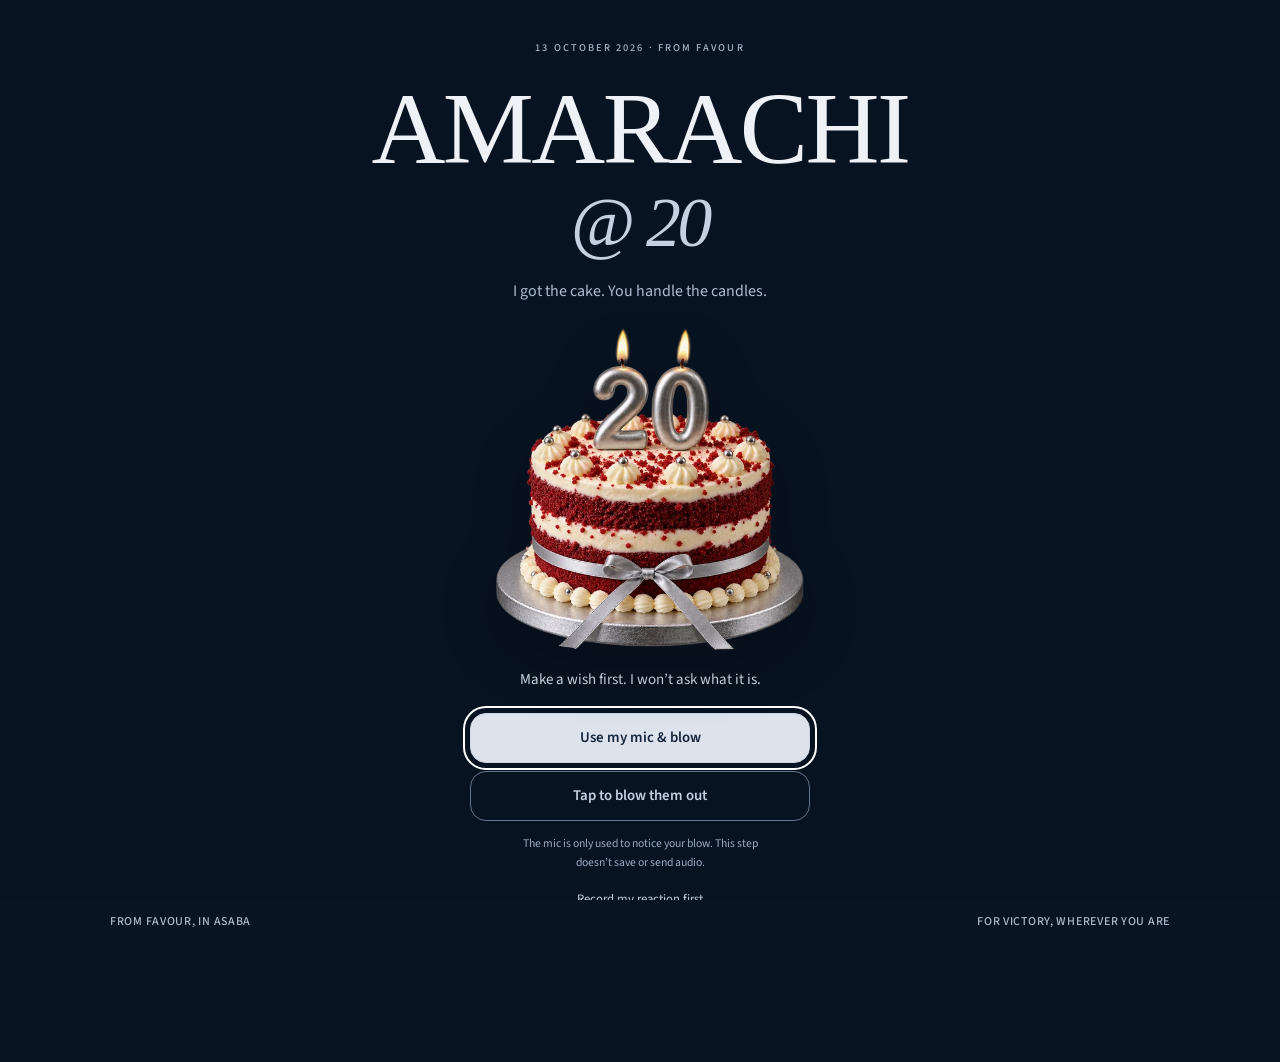
<file: index.html>
<!DOCTYPE html>

<html lang="en">
<head>
<meta charset="utf-8"/>
<meta content="width=device-width, initial-scale=1.0, viewport-fit=cover" name="viewport"/>
<title>Victory’s Universe · Happy Twentieth</title>
<meta content="For Victory Amarachi, on her twentieth birthday. Memories, some terrible jokes and a note from Favour." name="description"/>
<meta content="#091422" name="theme-color"/>
<meta content="yes" name="mobile-web-app-capable"/>
<meta content="yes" name="apple-mobile-web-app-capable"/>
<meta content="black-translucent" name="apple-mobile-web-app-status-bar-style"/>
<meta content="Victory's Universe" name="apple-mobile-web-app-title"/>
<link href="manifest.webmanifest?v=30" rel="manifest"/>
<link href="favicon.ico?v=30" rel="icon" sizes="any"/>
<link href="icon-32.png?v=30" rel="icon" type="image/png" sizes="32x32"/>
<link href="icon-180.png?v=30" rel="apple-touch-icon" sizes="180x180"/>
<link href="https://amarachi.world/" rel="canonical"/>
<meta content="website" property="og:type"/>
<meta content="Victory's Universe" property="og:site_name"/>
<meta content="For Victory · Happy Birthday" property="og:title"/>
<meta content="For Victory Amarachi, on her twentieth birthday. Memories, some terrible jokes and a note from Favour." property="og:description"/>
<meta content="https://amarachi.world/" property="og:url"/>
<meta content="https://amarachi.world/victory.jpg" property="og:image"/>
<meta content="1200" property="og:image:width"/>
<meta content="630" property="og:image:height"/>
<meta content="For Victory · Happy Birthday, a little something from Favour" property="og:image:alt"/>
<meta content="summary_large_image" name="twitter:card"/>
<meta content="For Victory · Happy Birthday" name="twitter:title"/>
<meta content="For Victory Amarachi, on her twentieth birthday. Memories, some terrible jokes and a note from Favour." name="twitter:description"/>
<meta content="https://amarachi.world/victory.jpg" name="twitter:image"/>
<link href="https://fonts.googleapis.com" rel="preconnect"/>
<link crossorigin="" href="https://fonts.gstatic.com" rel="preconnect"/>
<link href="https://fonts.googleapis.com/css2?family=Source+Sans+3:wght@400;500;600;700&amp;display=swap" rel="stylesheet"/>
<style>
    :root {
      /* silver / pearl ;  light theme (default) */
      --bg-base: #f4f5f7; --bg-mid: #eceef2; --bg-deep: #dde2e8;
      --surface: #ffffff; --surface-2: #f6ecee;
      --silver: #c7cdd6; --silver-deep: #8b93a3;
      --text: #2c2e35; --text-soft: #5b5f6a;
      --rose: #c9898a; --rose-deep: #a66b6d; --rose-glow: rgba(201,137,138,0.28);
      --blush: #f0d6d4; --flame: #d9944a; --flame-deep: #b9723a;
      --glass-border: rgba(44,46,53,0.1); --glass-fill: rgba(255,255,255,0.6);
      --shadow-c: rgba(59,62,70,0.14);
    }
    body.dark {
      --bg-base: #14151a; --bg-mid: #1a1c22; --bg-deep: #21232b;
      --surface: #1e1f26; --surface-2: #262832;
      --silver: #565c6b; --silver-deep: #9aa3b5;
      --text: #eef0f4; --text-soft: #b6bac4;
      --rose: #e8a0a2; --rose-deep: #c76b6e; --rose-glow: rgba(232,160,162,0.3);
      --blush: #3a2e30; --flame: #e8b876; --flame-deep: #d9944a;
      --glass-border: rgba(255,255,255,0.09); --glass-fill: rgba(255,255,255,0.05);
      --shadow-c: rgba(0,0,0,0.45);
    }
    * { margin: 0; padding: 0; box-sizing: border-box; }
    .sr-only { position: absolute !important; width: 1px !important; height: 1px !important; padding: 0 !important; margin: -1px !important; overflow: hidden !important; clip: rect(0,0,0,0) !important; white-space: nowrap !important; border: 0 !important; }
    html { scroll-behavior: smooth; -webkit-tap-highlight-color: transparent; overflow-x: hidden; }
    body {
      font-family: 'Quicksand', sans-serif;
      background:
        radial-gradient(ellipse 120% 55% at 50% -8%, #ffffff 0%, transparent 55%),
        linear-gradient(165deg, var(--bg-base) 0%, var(--bg-mid) 45%, var(--bg-deep) 100%);
      color: var(--text);
      min-height: 100vh; min-height: 100dvh;
      overflow-x: hidden;
      position: relative;
      -webkit-font-smoothing: antialiased;
      transition: background 1s ease, color 0.6s ease;
      overscroll-behavior-x: none;
    }
    button, a, input, textarea { touch-action: manipulation; }
    body.dark {
      background:
        radial-gradient(ellipse 120% 55% at 50% -8%, rgba(255,255,255,0.05) 0%, transparent 55%),
        linear-gradient(165deg, var(--bg-base) 0%, var(--bg-mid) 45%, var(--bg-deep) 100%);
    }

    /* ===== OPENING TITLE CARD ===== */
    /* ===== AMBIENT ===== */
    .ambient-bg {
      position: fixed; inset: 0;
      background:
        radial-gradient(ellipse 80% 50% at 20% 40%, rgba(201,137,138,0.06) 0%, transparent 60%),
        radial-gradient(ellipse 60% 40% at 80% 60%, rgba(217,148,74,0.05) 0%, transparent 50%),
        radial-gradient(ellipse 100% 80% at 50% 0%, rgba(255,255,255,0.5) 0%, transparent 50%);
      pointer-events: none; z-index: 0;
    }
    body.dark .ambient-bg {
      background:
        radial-gradient(ellipse 80% 50% at 20% 40%, rgba(232,160,162,0.08) 0%, transparent 60%),
        radial-gradient(ellipse 60% 40% at 80% 60%, rgba(232,184,118,0.06) 0%, transparent 50%),
        radial-gradient(ellipse 100% 80% at 50% 0%, rgba(255,255,255,0.03) 0%, transparent 50%);
    }
    .noise-overlay {
      position: fixed; inset: 0; opacity: 0.02; pointer-events: none; z-index: 1;
      background-image: url("data:image/svg+xml,%3Csvg viewBox='0 0 256 256' xmlns='http://www.w3.org/2000/svg'%3E%3Cfilter id='n'%3E%3CfeTurbulence type='fractalNoise' baseFrequency='0.9' numOctaves='4' stitchTiles='stitch'/%3E%3C/filter%3E%3Crect width='100%25' height='100%25' filter='url(%23n)'/%3E%3C/svg%3E");
    }

    #particles, #fallingStars, #twinkleStars, #floatHearts {
      position: fixed; inset: 0; overflow: hidden; pointer-events: none; contain: strict;
    }
    #particles, #fallingStars { z-index: 2; }
    #twinkleStars { z-index: 1; }
    #floatHearts { z-index: 3; }
    .particle { position: absolute; border-radius: 50%; pointer-events: none; will-change: transform; }
    .particle-gold { background: radial-gradient(circle, var(--flame) 0%, transparent 70%); box-shadow: 0 0 8px var(--flame); }
    .particle-rose { background: radial-gradient(circle, var(--rose) 0%, transparent 70%); box-shadow: 0 0 8px var(--rose); }
    .particle-white { background: radial-gradient(circle, rgba(150,155,170,0.8) 0%, transparent 70%); box-shadow: 0 0 6px rgba(150,155,170,0.5); }
    body.dark .particle-white { background: radial-gradient(circle, rgba(255,255,255,0.9) 0%, transparent 70%); box-shadow: 0 0 6px rgba(255,255,255,0.6); }

    .float-heart { position: absolute; pointer-events: none; color: var(--rose); opacity: 0; animation: heartFloat linear infinite; }
    @keyframes heartFloat {
      0% { transform: translateY(100vh) rotate(0deg) scale(0.6); opacity: 0; }
      10% { opacity: 0.4; } 90% { opacity: 0.2; }
      100% { transform: translateY(-10vh) rotate(30deg) scale(1); opacity: 0; }
    }

    /* occasional shooting star across the universe */
    .falling-star {
      position: absolute; left:-24vw; pointer-events: none;
      width: 150px; height: 2px;
      background: linear-gradient(90deg, transparent, rgba(255,255,255,.38) 42%, rgba(255,255,255,.98) 94%, var(--rose) 100%);
      border-radius: 2px; opacity: 0;
      transform: rotate(19deg); transform-origin:right center;
      animation: starCross linear forwards; filter:drop-shadow(0 0 5px rgba(255,255,255,.7));
    }
    body.dark .falling-star { background:linear-gradient(90deg,transparent,rgba(255,255,255,.38) 42%,#fff 94%,var(--flame) 100%); }
    .falling-star::after {
      content: ''; position: absolute; top:-1.5px; right:-2px;
      width: 5px; height: 5px; border-radius: 50%;
      background: #fff; box-shadow: 0 0 8px 2px rgba(255,255,255,0.8);
    }
    @keyframes starCross {
      0% { transform:translate3d(0,0,0) rotate(19deg) scaleX(.45); opacity:0; }
      10% { opacity:.95; }
      75% { opacity:.7; }
      100% { transform:translate3d(145vw,52vh,0) rotate(19deg) scaleX(1); opacity:0; }
    }

    .main-wrap {
      position: relative; z-index: 10; max-width: 640px; margin: 0 auto;
      padding: 40px 20px 120px; min-height: 100vh; min-height: 100svh;
      display: flex; flex-direction: column; align-items: center; justify-content: center;
    }

    /* ===== LANDING ===== */
    #landing { width: 100%; text-align: center; transition: opacity 0.8s ease, transform 0.8s ease; }
    #landing.hidden { opacity: 0; transform: translateY(-30px) scale(0.97); pointer-events: none; position: absolute; }

    .hero-photo-wrap { position: relative; width: 220px; height: 220px; margin: 0 auto 36px; opacity: 0; animation: heroRise 1s cubic-bezier(0.22,1,0.36,1) forwards 0.3s; }
    @keyframes heroRise { from { opacity: 0; transform: translateY(30px) scale(0.9); } to { opacity: 1; transform: translateY(0) scale(1); } }
    .hero-photo-aura { position: absolute; inset: -30px; border-radius: 50%; background: radial-gradient(circle, rgba(255,255,255,0.9) 0%, transparent 65%); animation: auraPulse 4s ease-in-out infinite; }
    body.dark .hero-photo-aura { background: radial-gradient(circle, var(--rose-glow) 0%, transparent 65%); }
    @keyframes auraPulse { 0%,100% { transform: scale(1); opacity: 0.6; } 50% { transform: scale(1.15); opacity: 0.9; } }
    .hero-photo-ring { position: absolute; inset: -8px; border-radius: 50%; background: conic-gradient(from 0deg, var(--silver-deep), #ffffff, var(--silver), var(--silver-deep)); opacity: 0.6; animation: spin 12s linear infinite; filter: blur(1px); }
    .hero-photo-frame {
      position: relative; width: 100%; height: 100%; border-radius: 50%; overflow: hidden;
      border: 4px solid #ffffff; box-shadow: 0 20px 54px var(--shadow-c), 0 0 0 1px var(--glass-border);
      cursor: pointer; transition: transform 0.4s cubic-bezier(0.22,1,0.36,1), box-shadow 0.4s ease;
    }
    body.dark .hero-photo-frame { border-color: #2c2e38; }
    .hero-photo-frame:hover { transform: scale(1.03); }
    .hero-photo-frame:active { transform: scale(0.97); }
    .hero-photo-frame img { width: 100%; height: 100%; object-fit: cover; object-position: center 22%; filter: saturate(0.94) contrast(1.04); transition: transform 0.6s ease; }
    .hero-photo-frame:hover img { transform: scale(1.08); }
    .hero-tap-hint {
      position: absolute; bottom: -4px; right: 10px; font-size: 0.7rem; color: var(--text-soft);
      opacity: 0; font-style: italic; transition: opacity 0.4s ease;
      background: var(--surface); padding: 3px 10px; border-radius: 12px; box-shadow: 0 4px 14px var(--shadow-c);
    }
    .hero-photo-wrap.hint-shown .hero-tap-hint { opacity: 0.9; }
    @keyframes spin { to { transform: rotate(360deg); } }

    .hero-title {
      font-family: 'Fredoka', sans-serif; font-size: clamp(2.1rem, 8vw, 3rem);
      font-weight: 600; letter-spacing: 0.015em; line-height: 1.16; margin-bottom: 12px; opacity: 0;
      color: var(--text); animation: heroRise 1s cubic-bezier(0.22,1,0.36,1) forwards 0.6s;
    }
    .birthday-copy {
      display: inline-block; color: transparent;
      background: linear-gradient(120deg, var(--text) 25%, var(--rose) 50%, var(--text) 75%);
      background-size: 280% 100%; -webkit-background-clip: text; background-clip: text;
      animation: textShimmer 6s ease-in-out infinite 2s;
    }
    .victory-glow {
      display: inline-block; color: transparent;
      background: linear-gradient(105deg, #4e5663 0%, #d8dde4 39%, #7f8793 60%, #3f4652 100%);
      background-size: 190% 100%; -webkit-background-clip: text; background-clip: text;
      -webkit-text-stroke: 0.35px rgba(55,61,70,0.2);
      filter: drop-shadow(0 0 8px rgba(154,162,174,0.48)); animation: silverName 5s ease-in-out infinite;
    }
    @keyframes silverName { 0%,100% { background-position: 105% 0; filter: drop-shadow(0 0 6px rgba(137,146,158,0.4)); } 50% { background-position: -10% 0; filter: drop-shadow(0 0 13px rgba(179,186,197,0.72)); } }
    @keyframes textShimmer { 0% { background-position: 120% 0; } 100% { background-position: -20% 0; } }
    .hero-subtitle { font-family: 'Quicksand', sans-serif; font-style: italic; font-size: 1.2rem; color: var(--text-soft); margin-bottom: 46px; opacity: 0; animation: heroRise 1s ease forwards 0.9s; letter-spacing: 0.02em; }

    .open-btn {
      font-family: 'Quicksand', sans-serif; font-size: 0.98rem; font-weight: 500; letter-spacing: 0.07em; text-transform: uppercase;
      color: var(--text); background: linear-gradient(135deg, #ffffff, var(--surface-2));
      border: 1px solid var(--glass-border); padding: 16px 42px; border-radius: 50px; cursor: pointer;
      position: relative; overflow: hidden; box-shadow: 0 10px 28px var(--shadow-c), inset 0 1px 0 rgba(255,255,255,0.6);
      transition: all 0.4s cubic-bezier(0.22,1,0.36,1); opacity: 0; animation: heroRise 1s ease forwards 1.1s;
    }
    body.dark .open-btn { background: linear-gradient(135deg, #262832, #1e1f26); box-shadow: 0 10px 28px var(--shadow-c), inset 0 1px 0 rgba(255,255,255,0.05); }
    .open-btn::before { content: ''; position: absolute; inset: 0; background: linear-gradient(120deg, transparent 30%, rgba(255,255,255,0.7) 50%, transparent 70%); transform: translateX(-150%); transition: transform 0.8s ease; }
    body.dark .open-btn::before { background: linear-gradient(120deg, transparent 30%, rgba(255,255,255,0.15) 50%, transparent 70%); }
    .open-btn:hover { transform: translateY(-3px); box-shadow: 0 16px 40px var(--shadow-c); border-color: var(--rose); }
    .open-btn:hover::before { transform: translateX(150%); }
    .open-btn:focus-visible { outline: 3px solid rgba(166,107,109,0.28); outline-offset: 5px; border-color: var(--rose); }
    .open-btn:active { transform: translateY(-1px) scale(0.97); }

    /* ===== LETTER ===== */
    #letter { display: none; width: 100%; opacity: 0; transition: opacity 0.6s ease; }
    #letter.visible { display: block; opacity: 1; }

    .letter-card {
      background:
        linear-gradient(170deg, #fdf1f3 0%, #f6eaee 38%, #eef0f4 100%),
        url("data:image/svg+xml,%3Csvg xmlns='http://www.w3.org/2000/svg' width='64' height='64'%3E%3Cpath d='M20 34s-11-6-11-14a7 7 0 0 1 11-6 7 7 0 0 1 11 6c0 8-11 14-11 14z' fill='%23c9898a' fill-opacity='0.05'/%3E%3C/svg%3E");
      background-size: cover, 64px 64px;
      border-radius: 26px; padding: 46px 30px 38px;
      box-shadow: 0 30px 70px var(--shadow-c), 0 0 0 1px var(--glass-border), inset 0 1px 0 rgba(255,255,255,0.7);
      position: relative; overflow: hidden;
    }
    body.dark .letter-card {
      background:
        linear-gradient(170deg, #2b2229 0%, #23252e 45%, #1c1d24 100%),
        url("data:image/svg+xml,%3Csvg xmlns='http://www.w3.org/2000/svg' width='64' height='64'%3E%3Cpath d='M20 34s-11-6-11-14a7 7 0 0 1 11-6 7 7 0 0 1 11 6c0 8-11 14-11 14z' fill='%23e8a0a2' fill-opacity='0.05'/%3E%3C/svg%3E");
      background-size: cover, 64px 64px;
      box-shadow: 0 30px 70px var(--shadow-c), 0 0 0 1px var(--glass-border), inset 0 1px 0 rgba(255,255,255,0.04);
    }
    .letter-card::before {
      content: ''; position: absolute; top: 0; left: 30px; right: 30px; height: 3px;
      background: linear-gradient(90deg, transparent, var(--silver), #fff, var(--silver), transparent); opacity: 0.9;
    }
    body.dark .letter-card::before { background: linear-gradient(90deg, transparent, var(--rose), var(--flame), var(--rose), transparent); opacity: 0.6; }

    /* letter-opening sweep + unfold */
    .card-sweep {
      position: absolute; top: 0; left: -60%; width: 40%; height: 100%;
      background: linear-gradient(75deg, transparent, rgba(255,255,255,0.85), transparent);
      transform: skewX(-15deg); pointer-events: none; z-index: 6; opacity: 0;
    }
    body.dark .card-sweep { background: linear-gradient(75deg, transparent, rgba(255,255,255,0.25), transparent); }
    .letter-card.opening { animation: cardUnfold 1s cubic-bezier(0.19,1,0.22,1) both; }
    .letter-card.opening .card-sweep { animation: sweepAcross 1.05s ease forwards 0.12s; }
    @keyframes cardUnfold {
      0% { opacity: 0; transform: perspective(1000px) rotateX(-10deg) scale(0.9); clip-path: inset(0 0 100% 0 round 26px); }
      55% { opacity: 1; clip-path: inset(0 0 0% 0 round 26px); }
      100% { opacity: 1; transform: perspective(1000px) rotateX(0deg) scale(1); clip-path: inset(0 0 0% 0 round 26px); }
    }
    @keyframes sweepAcross {
      0% { left: -60%; opacity: 0; } 18% { opacity: 1; } 65% { opacity: 0.5; } 100% { left: 130%; opacity: 0; }
    }

    .letter-header { text-align: center; margin-bottom: 32px; position: relative; z-index: 2; }
    .letter-small-photo {
      width: 72px; height: 72px; border-radius: 50%; object-fit: cover; object-position: center 22%;
      border: 3px solid #fff; box-shadow: 0 8px 22px var(--shadow-c), 0 0 0 1px var(--glass-border);
      margin-bottom: 16px; cursor: pointer; transition: all 0.4s cubic-bezier(0.22,1,0.36,1); position: relative;
    }
    body.dark .letter-small-photo { border-color: #2c2e38; }
    .letter-small-photo:hover { transform: scale(1.1); box-shadow: 0 12px 28px var(--rose-glow), 0 0 0 2px var(--rose); }
    .letter-small-photo.secret-active { box-shadow: 0 0 0 3px var(--rose), 0 8px 28px var(--rose-glow); transform: scale(1.12); }
    .letter-title { font-family: 'Fredoka', sans-serif; font-weight: 600; font-size: 1.5rem; color: var(--text); margin-bottom: 4px; letter-spacing: 0.02em; }
    .letter-date { font-size: 0.85rem; color: var(--text-soft); font-style: italic; letter-spacing: 0.05em; }

    .letter-body { font-family: 'Quicksand', sans-serif; font-size: 1.18rem; line-height: 1.85; text-align: left; color: var(--text); position: relative; z-index: 2; }
    .letter-body p { margin-bottom: 1.4em; opacity: 0; transform: translateY(12px); transition: opacity 0.8s ease, transform 0.8s ease; }
    .letter-body p.typing { opacity: 1; transform: none; }
    .letter-body .name-line { font-family: 'Fredoka', sans-serif; font-size: 1.5rem; font-weight: 600; color: var(--text); margin-bottom: 1.1em; letter-spacing: 0.01em; }
    .letter-body .love-line { font-family: 'Fredoka', sans-serif; font-size: 1.35rem; font-weight: 600; color: var(--rose-deep); position: relative; }
    .letter-body .love-line.sparkle::after { content: '✦'; position: absolute; right: -20px; top: -6px; font-size: 0.8rem; color: var(--flame); animation: sparklePop 1.8s ease-out forwards; }
    @keyframes sparklePop { 0% { opacity: 0; transform: scale(0.3) rotate(-20deg); } 40% { opacity: 1; transform: scale(1.4) rotate(10deg); } 100% { opacity: 0.8; transform: scale(1) rotate(0deg); } }
    .letter-body .closing { font-style: italic; opacity: 0; color: var(--text-soft); margin-top: 1.8em; margin-bottom: 0; }
    .letter-body .closing.show { opacity: 0.95; }

    .signature { margin-top: 32px; text-align: right; font-family: 'Caveat', cursive; font-size: 1.5rem; color: var(--rose-deep); opacity: 0; transition: opacity 1.2s ease 0.4s; position: relative; z-index: 2; }
    .signature.show { opacity: 0.9; }

    .scroll-cue { margin-top: 26px; display: flex; flex-direction: column; align-items: center; gap: 5px; opacity: 0; transition: opacity 0.8s ease; position: relative; z-index: 2; }
    .scroll-cue.show { opacity: 0.85; }
    .scroll-cue span { font-size: 0.76rem; color: var(--text-soft); font-style: italic; letter-spacing: 0.05em; }
    .scroll-arrow { font-size: 1.05rem; color: var(--rose-deep); animation: bounceArrow 1.6s ease-in-out infinite; }
    @keyframes bounceArrow { 0%, 100% { transform: translateY(0); opacity: 0.55; } 50% { transform: translateY(6px); opacity: 1; } }

    /* ===== GLOBE ===== */
    .globe-section { margin: 36px 0 8px; text-align: center; opacity: 0; transform: translateY(16px); transition: opacity 1s ease, transform 1s ease; position: relative; z-index: 2; }
    .globe-section.show { opacity: 1; transform: translateY(0); }
    .globe-label { font-size: 0.85rem; color: var(--text-soft); font-style: italic; margin-bottom: 16px; letter-spacing: 0.05em; }
    .globe-wrap { position: relative; width: 260px; height: 260px; margin: 0 auto; }
    .globe-svg { width: 100%; height: 100%; filter: drop-shadow(0 10px 26px var(--shadow-c)); }
    .globe-connection-line { stroke-dasharray: 500; stroke-dashoffset: 500; animation: drawLine 2.2s ease forwards 0.5s; }
    @keyframes drawLine { to { stroke-dashoffset: 0; } }
    .globe-pulse { animation: globePulse 2s ease-in-out infinite; }
    @keyframes globePulse { 0%,100% { opacity: 0.65; r: 4; } 50% { opacity: 1; r: 6; } }
    .globe-rotate { animation: globeSpin 34s linear infinite; transform-origin: 130px 130px; }
    @keyframes globeSpin { from { transform: rotate(0deg); } to { transform: rotate(360deg); } }
    .globe-tag { font-family: 'Quicksand', sans-serif; font-size: 0.72rem; font-weight: 500; fill: var(--text-soft); letter-spacing: 0.05em; }
    .globe-distance { margin-top: 14px; font-size: 0.82rem; color: var(--text-soft); font-style: italic; opacity: 0.9; }
    .globe-distance span { color: var(--rose-deep); font-weight: 500; }
    .sky-bridge-live {
      display: grid; grid-template-columns: minmax(0,1fr) 86px minmax(0,1fr); align-items: center;
      gap: 10px; margin: 22px auto 8px; padding: 14px; max-width: 430px; border-radius: 20px;
      background: linear-gradient(145deg, rgba(255,255,255,0.78), rgba(223,227,234,0.46));
      border: 1px solid var(--glass-border); box-shadow: inset 0 1px 0 rgba(255,255,255,0.8), 0 12px 30px var(--shadow-c);
    }
    body.dark .sky-bridge-live { background: linear-gradient(145deg, rgba(255,255,255,0.06), rgba(255,255,255,0.025)); }
    .sky-place { min-width: 0; }
    .sky-country { display: block; font-size: .67rem; text-transform: uppercase; letter-spacing: .12em; color: var(--text-soft); }
    .sky-time { display: block; margin-top: 4px; font-family: 'Fredoka', sans-serif; font-size: clamp(.92rem, 4vw, 1.14rem); color: var(--text); white-space: nowrap; }
    .sky-zone { display: block; margin-top: 2px; font-size: .61rem; color: var(--silver-deep); }
    .sky-route { position: relative; height: 38px; display: grid; place-items: center; }
    .sky-route::before { content: ''; position: absolute; left: 2px; right: 2px; top: 50%; height: 1px; background: linear-gradient(90deg, var(--rose), var(--silver-deep), var(--rose)); opacity: .65; }
    .sky-route::after { content: '✦'; position: absolute; top: 7px; left: 0; color: #fff; text-shadow: 0 0 7px #fff, 0 0 15px var(--rose); animation: bridgeSignal 3s ease-in-out infinite; }
    .sky-route-label { position: relative; z-index: 1; padding: 3px 7px; border-radius: 99px; background: var(--surface); color: var(--text-soft); font-size: .55rem; letter-spacing: .04em; white-space: nowrap; }
    @keyframes bridgeSignal { 0%,100% { left: 0; opacity: .35; } 50% { left: calc(100% - 10px); opacity: 1; } }
    .sky-bridge-note { margin: 9px 0 22px; font-family: 'Caveat', cursive; font-size: 1.05rem; color: var(--rose-deep); }

    /* ===== TIME TOGETHER ===== */
    .time-together { margin: 28px 0 8px; text-align: center; opacity: 0; transform: translateY(12px); transition: opacity 0.9s ease, transform 0.9s ease; position: relative; z-index: 2; }
    .time-together.show { opacity: 1; transform: translateY(0); }
    .tt-label { font-size: 0.85rem; color: var(--text-soft); font-style: italic; margin-bottom: 10px; letter-spacing: 0.05em; }
    .tt-count { font-family: 'Fredoka', sans-serif; font-size: 1.08rem; font-weight: 600; color: var(--text); line-height: 1.65; }
    .tt-count .tt-num { color: var(--rose-deep); font-size: 1.22rem; }

    /* ===== SLIDER ===== */
    .love-slider-wrap { margin: 36px 0 8px; opacity: 0; transform: translateY(14px); transition: opacity 0.8s ease, transform 0.8s ease; position: relative; z-index: 2; }
    .love-slider-wrap.show { opacity: 1; transform: translateY(0); }
    .love-slider-label { font-size: 0.9rem; color: var(--text-soft); font-style: italic; margin-bottom: 14px; text-align: center; letter-spacing: 0.03em; }
    .slider-row { display: flex; align-items: center; gap: 14px; }
    .slider-track { flex: 1; position: relative; height: 10px; background: var(--bg-deep); border-radius: 12px; overflow: hidden; border: 1px solid var(--glass-border); }
    .slider-fill { position: absolute; left: 0; top: 0; bottom: 0; width: 0%; border-radius: 12px; background: linear-gradient(90deg, var(--blush), var(--rose), var(--rose-deep)); box-shadow: 0 0 18px var(--rose-glow); transition: width 0.05s linear; }
    .slider-fill.snapping { transition: width 1s cubic-bezier(0.22, 1, 0.36, 1); }
    input[type="range"] { -webkit-appearance: none; appearance: none; width: 100%; height: 10px; background: transparent; position: absolute; top: 0; left: 0; margin: 0; cursor: pointer; z-index: 2; }
    input[type="range"]::-webkit-slider-thumb { -webkit-appearance: none; width: 26px; height: 26px; border-radius: 50%; background: #fff; border: 3px solid var(--rose); box-shadow: 0 4px 14px var(--rose-glow), 0 0 0 4px rgba(201,137,138,0.12); cursor: grab; transition: transform 0.2s ease; }
    input[type="range"]::-webkit-slider-thumb:hover { transform: scale(1.15); }
    input[type="range"]::-moz-range-thumb { width: 26px; height: 26px; border-radius: 50%; background: #fff; border: 3px solid var(--rose); box-shadow: 0 4px 14px var(--rose-glow); cursor: grab; }
    .slider-value { font-family: 'Fredoka', sans-serif; font-size: 1.2rem; font-weight: 600; color: var(--rose-deep); min-width: 48px; text-align: right; transition: transform 0.3s ease; }
    .slider-value.maxed { transform: scale(1.2); color: var(--flame-deep); }
    .slider-heart { font-size: 1.3rem; opacity: 0; transition: opacity 0.5s ease, transform 0.5s cubic-bezier(0.22,1,0.36,1); transform: scale(0.4) rotate(-20deg); color: var(--rose); }
    .slider-heart.pop { opacity: 1; transform: scale(1.3) rotate(0deg); }
    .secret-msg { text-align: center; font-size: 0.95rem; color: var(--rose-deep); font-style: italic; margin-top: 16px; opacity: 0; max-height: 0; overflow: hidden; transition: opacity 0.7s ease, max-height 0.7s ease, margin 0.7s ease; }
    .secret-msg.show { opacity: 0.95; max-height: 80px; margin-top: 20px; }

    /* ===== DICE ===== */
    .wheel-section { margin: 40px 0 8px; text-align: center; opacity: 0; transform: translateY(16px); transition: opacity 1s ease, transform 1s ease; position: relative; z-index: 2; }
    .wheel-section.show { opacity: 1; transform: translateY(0); }
    .dice-label { font-size: 0.9rem; color: var(--text-soft); font-style: italic; margin-bottom: 22px; letter-spacing: 0.03em; }
    .wheel-outer { position: relative; width: 220px; margin: 0 auto; }
    .wheel-pointer { position: absolute; top: -15px; left: 50%; transform: translateX(-50%); font-size: 1.3rem; color: var(--rose-deep); z-index: 3; filter: drop-shadow(0 3px 5px var(--shadow-c)); line-height: 1; }
    .wheel-wrap { position: relative; width: 220px; height: 220px; margin: 0 auto; cursor: pointer; }
    .wheel-svg { width: 100%; height: 100%; display: block; border-radius: 50%; filter: drop-shadow(0 14px 32px var(--shadow-c)); }
    .wheel-label { font-family: 'Quicksand', sans-serif; font-size: 9.5px; font-weight: 700; }
    .wheel-hub {
      position: absolute; top: 50%; left: 50%; transform: translate(-50%,-50%);
      width: 48px; height: 48px; border-radius: 50%;
      background: linear-gradient(145deg, #ffffff, var(--surface-2));
      border: 2.5px solid var(--rose); display: flex; align-items: center; justify-content: center;
      font-size: 1.25rem; color: var(--rose-deep); box-shadow: 0 8px 20px var(--shadow-c); z-index: 2;
      transition: transform 0.3s ease;
    }
    .wheel-wrap.spinning .wheel-hub { animation: hubPulse 0.55s ease-in-out infinite; }
    @keyframes hubPulse { 0%, 100% { transform: translate(-50%,-50%) scale(1); } 50% { transform: translate(-50%,-50%) scale(1.12); } }
    .dice-result { margin-top: 26px; font-family: 'Quicksand', sans-serif; font-size: 1.1rem; font-style: italic; color: var(--text); line-height: 1.6; min-height: 60px; opacity: 0; transform: translateY(8px); transition: opacity 0.6s ease, transform 0.6s ease; padding: 0 16px; }
    .dice-result.show { opacity: 1; transform: translateY(0); }
    .dice-result .dice-reason { color: var(--rose-deep); font-weight: 700; font-style: normal; font-family: 'Quicksand', sans-serif; font-size: 1rem; display: block; margin-bottom: 6px; }
    .dice-hint { margin-top: 12px; font-size: 0.75rem; color: var(--text-soft); opacity: 0.7; }

    /* ===== CANDLE ===== */
    .wish-zone { margin-top: 44px; text-align: center; opacity: 0; transform: translateY(18px); transition: opacity 1s ease, transform 1s ease; position: relative; z-index: 2; }
    .wish-zone.show { opacity: 1; transform: translateY(0); }
    .wish-label { font-size: 0.95rem; color: var(--text-soft); font-style: italic; margin-bottom: 22px; letter-spacing: 0.03em; }
    .candle { position: relative; width: 38px; height: 100px; margin: 0 auto; cursor: pointer; }
    .candle-body { position: absolute; bottom: 0; left: 50%; transform: translateX(-50%); width: 26px; height: 70px; border-radius: 6px; background: linear-gradient(90deg, #e4e6ea, #ffffff 40%, #d8dbe1); box-shadow: inset -4px 0 8px rgba(139,147,163,0.3), 0 8px 22px var(--shadow-c); }
    .candle-body::after { content: ''; position: absolute; left: 4px; right: 4px; top: 10px; bottom: 10px; background: repeating-linear-gradient(180deg, rgba(139,147,163,0.12) 0px, rgba(139,147,163,0.12) 2px, transparent 2px, transparent 12px); }
    .wick { position: absolute; bottom: 70px; left: 50%; transform: translateX(-50%); width: 2.5px; height: 12px; background: #5c4a42; border-radius: 1.5px; }
    .flame { position: absolute; bottom: 78px; left: 50%; transform: translateX(-50%); width: 16px; height: 26px; background: radial-gradient(ellipse at bottom, var(--flame) 0%, var(--flame-deep) 60%, transparent 100%); border-radius: 50% 50% 20% 20%; animation: flicker 0.7s ease-in-out infinite alternate; box-shadow: 0 0 18px var(--flame), 0 0 34px rgba(217,148,74,0.35); }
    @keyframes flicker { 0% { transform: translateX(-50%) scaleY(1) scaleX(1); opacity: 0.95; } 100% { transform: translateX(-50%) scaleY(1.1) scaleX(0.9); opacity: 1; } }
    .ember { position: absolute; bottom: 76px; left: 50%; transform: translateX(-50%); width: 7px; height: 7px; border-radius: 50%; background: #d9944a; opacity: 0; }
    .candle.blown .flame { opacity: 0; transform: translateX(-50%) scaleY(0.1) scaleX(0.5); animation: none; transition: opacity 0.3s ease, transform 0.35s ease; }
    .candle.blown .ember { opacity: 1; animation: emberFade 2.5s ease-out forwards 0.2s; }
    @keyframes emberFade { 0% { opacity: 1; transform: translateX(-50%) scale(1); } 100% { opacity: 0; transform: translateX(-50%) scale(0.2) translateY(-12px); } }
    .smoke { position: absolute; bottom: 80px; left: 50%; width: 5px; height: 5px; border-radius: 50%; background: rgba(139,147,163,0.55); opacity: 0; pointer-events: none; }
    .candle.blown .smoke { animation: smokeRise 2s ease-out forwards; }
    @keyframes smokeRise { 0% { opacity: 0.7; transform: translate(-50%, 0) scale(1); } 100% { opacity: 0; transform: translate(calc(-50% + var(--sx, 0px)), -50px) scale(2.5); } }
    .puff { position: fixed; border-radius: 50%; background: rgba(139,147,163,0.5); pointer-events: none; z-index: 30; }
    .wish-msg { margin-top: 22px; font-family: 'Quicksand', sans-serif; font-size: 1.1rem; color: var(--text); font-style: italic; opacity: 0; transition: opacity 1s ease; }
    .wish-msg.show { opacity: 0.92; }

    .voice-wish { margin-top: 28px; opacity: 0; transition: opacity 0.8s ease; }
    .voice-wish.show { opacity: 1; }
    .voice-label { font-size: 0.86rem; color: var(--text-soft); font-style: italic; margin-bottom: 16px; }
    .voice-btn {
      width: 60px; height: 60px; border-radius: 50%;
      background: linear-gradient(145deg, var(--rose), var(--rose-deep));
      border: none; display: flex; align-items: center; justify-content: center;
      cursor: pointer; margin: 0 auto; box-shadow: 0 10px 24px var(--rose-glow);
      transition: transform 0.25s ease;
    }
    .voice-btn:active { transform: scale(0.94); }
    .voice-btn.recording { animation: micPulse 1.3s ease-in-out infinite; }
    @keyframes micPulse {
      0%, 100% { box-shadow: 0 10px 24px var(--rose-glow), 0 0 0 0 rgba(201,137,138,0.5); }
      50% { box-shadow: 0 10px 24px var(--rose-glow), 0 0 0 14px rgba(201,137,138,0); }
    }
    .mic-icon { width: 24px; height: 24px; fill: #fff; }
    .voice-status { margin-top: 12px; font-size: 0.84rem; color: var(--text-soft); font-style: italic; min-height: 1.2em; }
    .voice-bars { display: flex; align-items: flex-end; justify-content: center; gap: 3px; height: 26px; margin-top: 10px; opacity: 0; transition: opacity 0.3s ease; }
    .voice-bars.active { opacity: 1; }
    .voice-bars span { display: block; width: 3px; border-radius: 2px; background: var(--rose); height: 4px; transition: height 0.08s ease; }
    .voice-stop-btn {
      margin-top: 14px; background: var(--surface); border: 1.5px solid var(--rose);
      color: var(--rose-deep); padding: 8px 22px; border-radius: 30px;
      font-family: 'Quicksand', sans-serif; font-size: 0.85rem; font-weight: 600; cursor: pointer;
    }
    .voice-playback { margin-top: 16px; }
    .voice-playback audio { width: 220px; max-width: 78vw; }
    .voice-actions { margin-top: 10px; display: flex; gap: 10px; justify-content: center; flex-wrap: wrap; }
    .voice-mini-btn {
      background: transparent; border: 1px solid var(--glass-border); color: var(--text-soft);
      padding: 6px 16px; border-radius: 20px; font-family: 'Quicksand', sans-serif; font-size: 0.78rem;
      cursor: pointer; text-decoration: none; transition: all 0.25s ease; display: inline-block;
    }
    .voice-mini-btn:hover { border-color: var(--rose); color: var(--rose-deep); }
    .come-back { margin-top: 26px; font-size: 0.95rem; color: var(--text-soft); font-style: italic; opacity: 0; transition: opacity 1.2s ease 0.5s; }
    .come-back.show { opacity: 0.85; }

    .back-btn { display: block; margin: 40px auto 0; background: transparent; border: 1.5px solid var(--glass-border); color: var(--text-soft); padding: 12px 32px; border-radius: 40px; font-family: 'Quicksand', sans-serif; font-size: 0.9rem; letter-spacing: 0.05em; cursor: pointer; transition: all 0.3s ease; }
    .back-btn:hover { background: var(--surface-2); border-color: var(--rose); color: var(--rose-deep); }

    /* ===== CONTROLS ===== */
    .controls { position: fixed; bottom: 24px; right: 20px; display: flex; flex-direction: column; align-items: flex-end; gap: 14px; z-index: 50; }
    .sp-player { display: flex; align-items: center; gap: 12px; background: linear-gradient(135deg, var(--surface), var(--surface-2)); border: 1px solid var(--glass-border); border-radius: 18px; padding: 10px 14px 10px 10px; box-shadow: 0 12px 34px var(--shadow-c); backdrop-filter: blur(16px); max-width: 270px; transition: all 0.4s ease; }
    .sp-player.playing { border-color: var(--rose); box-shadow: 0 12px 34px var(--rose-glow); }
    .sp-art { width: 44px; height: 44px; border-radius: 10px; background: linear-gradient(135deg, var(--rose-deep), var(--blush)); color: #fff; font-family: 'Fredoka', sans-serif; font-weight: 600; font-size: 1.2rem; display: flex; align-items: center; justify-content: center; flex-shrink: 0; box-shadow: 0 4px 12px var(--rose-glow); }
    .sp-meta { flex: 1; min-width: 0; }
    .sp-title { font-family: 'Fredoka', sans-serif; font-size: 0.85rem; font-weight: 600; color: var(--text); white-space: nowrap; overflow: hidden; text-overflow: ellipsis; }
    .sp-artist { font-size: 0.75rem; color: var(--text-soft); margin-top: 2px; }
    .sp-progress { height: 3px; background: var(--bg-deep); border-radius: 4px; margin-top: 8px; overflow: hidden; }
    .sp-bar { height: 100%; width: 0%; background: linear-gradient(90deg, var(--blush), var(--rose)); border-radius: 4px; transition: width 0.4s linear; }
    .sp-eq { display: flex; align-items: flex-end; gap: 2.5px; height: 18px; opacity: 0.35; transition: opacity 0.3s; }
    .sp-player.playing .sp-eq { opacity: 1; }
    .sp-eq i { display: block; width: 3px; background: var(--rose); border-radius: 2px; height: 4px; }
    .sp-player.playing .sp-eq i:nth-child(1) { animation: eq 0.9s ease-in-out infinite alternate; }
    .sp-player.playing .sp-eq i:nth-child(2) { animation: eq 0.7s ease-in-out infinite alternate 0.1s; }
    .sp-player.playing .sp-eq i:nth-child(3) { animation: eq 1.1s ease-in-out infinite alternate 0.2s; }
    .sp-player.playing .sp-eq i:nth-child(4) { animation: eq 0.8s ease-in-out infinite alternate 0.15s; }
    @keyframes eq { from { height: 3px; } to { height: 16px; } }
    .sp-btn { width: 40px; height: 40px; border-radius: 50%; background: var(--rose); border: none; display: flex; align-items: center; justify-content: center; cursor: pointer; flex-shrink: 0; transition: all 0.3s ease; box-shadow: 0 4px 14px var(--rose-glow); }
    .sp-btn:hover { transform: scale(1.1); }
    .sp-btn:active { transform: scale(0.92); }
    .sp-btn svg { width: 18px; height: 18px; fill: #fff; }
    .theme-btn { width: 46px; height: 46px; border-radius: 50%; background: linear-gradient(135deg, var(--surface), var(--surface-2)); border: 1.5px solid var(--glass-border); box-shadow: 0 8px 24px var(--shadow-c); cursor: pointer; display: flex; align-items: center; justify-content: center; transition: all 0.3s ease; }
    .theme-btn:hover { transform: scale(1.1); border-color: var(--rose); }
    .theme-btn svg { width: 20px; height: 20px; fill: var(--text-soft); }
    #yt-player { position: absolute; width: 1px; height: 1px; opacity: 0; pointer-events: none; }

    .burst { position: fixed; top: 0; left: 0; width: 100%; height: 100%; pointer-events: none; z-index: 40; opacity: 0; }
    .burst.fire { animation: burstFlash 1s ease-out forwards; }
    @keyframes burstFlash {
      0% { opacity: 0; background: radial-gradient(circle at var(--bx,50%) var(--by,50%), rgba(255,255,255,0) 0%, transparent 0%); }
      20% { opacity: 1; background: radial-gradient(circle at var(--bx,50%) var(--by,50%), rgba(255,255,255,0.95) 0%, rgba(201,137,138,0.25) 25%, transparent 50%); }
      100% { opacity: 0; background: radial-gradient(circle at var(--bx,50%) var(--by,50%), rgba(255,255,255,0) 0%, transparent 70%); }
    }
    .shard { position: fixed; width: 3px; height: 3px; border-radius: 50%; background: #fff; box-shadow: 0 0 6px 1px rgba(255,255,255,0.95), 0 0 12px var(--rose); pointer-events: none; z-index: 41; opacity: 0; }
    .confetti-heart { position: fixed; font-size: 16px; color: var(--rose-deep); pointer-events: none; z-index: 45; opacity: 0; }

    @media (max-width: 520px) {
      .main-wrap { padding-top: 28px; padding-bottom: 132px; }
      .letter-card { padding: 36px 22px 32px; border-radius: 22px; }
      .letter-body { font-size: 1.08rem; }
      .globe-wrap { width: 220px; height: 220px; }
      .controls { bottom: 16px; right: 12px; }
      .sp-player { max-width: 230px; padding: 8px 12px 8px 8px; }
      .sp-art { width: 38px; height: 38px; font-size: 1rem; }
      .sp-title { font-size: 0.78rem; }
      .hero-photo-wrap { width: 180px; height: 180px; }
      .wheel-outer { width: 190px; }
      .wheel-wrap { width: 190px; height: 190px; }
      .wheel-hub { width: 42px; height: 42px; font-size: 1.1rem; }
      .wheel-label { font-size: 8.5px; }
      .back-to-universe {
        position: static; inset: auto; z-index: auto; min-height: 44px; margin: 0 0 14px;
        background: transparent; backdrop-filter: none; box-shadow: none;
      }
      body.dark .back-to-universe { background: transparent; }
      .section-card { border: 1px solid rgba(255,255,255,0.46); }
      .controls { gap: 8px; }
      .theme-btn { width: 44px; height: 44px; flex: 0 0 44px; }
      body:not(.space-mode):not(.landing-mode) .sp-player { width: 50px; max-width: 50px; padding: 5px; border-radius: 50%; }
      body:not(.space-mode):not(.landing-mode) .sp-player .sp-art,
      body:not(.space-mode):not(.landing-mode) .sp-player .sp-meta,
      body:not(.space-mode):not(.landing-mode) .sp-player .sp-eq { display: none; }
      body:not(.space-mode):not(.landing-mode) .sp-player .sp-btn { width: 40px; height: 40px; }
    }

    ::-webkit-scrollbar { width: 6px; }
    ::-webkit-scrollbar-track { background: transparent; }
    ::-webkit-scrollbar-thumb { background: var(--rose-glow); border-radius: 3px; }

    @media (prefers-reduced-motion: reduce) {
      *{ animation-duration: 0.01ms !important; animation-iteration-count: 1 !important; transition-duration: 0.01ms !important; }
    }

    /* ================= NEW STORY LAYERS ================= */
    .universe-progress {
      position: fixed; top: max(10px, env(safe-area-inset-top)); left: 50%; z-index: 80;
      width: min(330px, calc(100vw - 32px)); transform: translateX(-50%);
      padding: 8px 11px; border: 1px solid rgba(235,239,247,.18); border-radius: 999px;
      background: rgba(8,10,19,.72); color: #e9edf5; backdrop-filter: blur(16px);
      box-shadow: 0 8px 28px rgba(0,0,0,.2); opacity: 0; pointer-events: none;
      transition: opacity .35s ease, transform .35s ease;
    }
    .universe-progress.visible { opacity: 1; transform: translateX(-50%) translateY(0); }
    .progress-copy { display:flex; justify-content:space-between; gap:12px; font-size:.58rem; font-weight:700; letter-spacing:.08em; text-transform:uppercase; }
    .progress-track { height:3px; margin-top:6px; overflow:hidden; border-radius:9px; background:rgba(255,255,255,.12); }
    .progress-fill { width:0; height:100%; border-radius:inherit; background:linear-gradient(90deg,#9ea8b7,#fff,#f0cbd4); box-shadow:0 0 14px rgba(255,255,255,.7); transition:width .7s cubic-bezier(.2,.8,.2,1); }

    .victory-glow, .universe-name {
      font-family:'Caveat', cursive !important; font-weight:700 !important; display:inline-block;
      clip-path:inset(0 100% 0 0); animation:nameWrite 2.2s cubic-bezier(.2,.72,.2,1) forwards 1.05s, textShimmer 5s ease-in-out infinite 3.3s !important;
    }
    .universe-name { display:block; animation-delay:.25s,2.5s !important; }
    @keyframes nameWrite { to { clip-path:inset(0 0 0 0); } }

    .substory { margin-top:26px; padding-top:24px; border-top:1px solid var(--glass-border); text-align:left; }
    .substory-kicker { display:block; color:var(--silver-deep); font-size:.64rem; font-weight:700; letter-spacing:.13em; text-transform:uppercase; margin-bottom:6px; }
    .substory-title { font:600 1.15rem 'Fredoka',sans-serif; color:var(--text); margin:0 0 6px; }
    .substory-copy { color:var(--text-soft); font-size:.82rem; line-height:1.55; margin:0 0 16px; }

    .envelope-grid { display:grid; grid-template-columns:repeat(2,minmax(0,1fr)); gap:11px; }
    .envelope { min-height:104px; padding:14px 10px; border:1px solid var(--glass-border); border-radius:16px; background:var(--surface-2); color:var(--text); cursor:pointer; position:relative; overflow:hidden; font-family:'Quicksand',sans-serif; transition:transform .25s ease,border-color .25s ease; }
    .envelope::before { content:''; position:absolute; left:0; right:0; top:0; height:48%; background:linear-gradient(145deg,transparent 49%,rgba(170,178,192,.16) 50%),linear-gradient(215deg,transparent 49%,rgba(170,178,192,.11) 50%); }
    .envelope:hover,.envelope:focus-visible { transform:translateY(-3px); border-color:var(--rose); outline:none; }
    .envelope-icon { display:block; position:relative; font-size:1.35rem; margin-bottom:9px; }
    .envelope-label { position:relative; display:block; font-size:.72rem; font-weight:700; line-height:1.35; }
    .open-when-letter { display:none; margin-top:14px; padding:18px; border-radius:18px; background:linear-gradient(150deg,var(--surface),var(--surface-2)); border:1px solid var(--glass-border); color:var(--text); box-shadow:0 12px 28px var(--shadow-c); }
    .open-when-letter.show { display:block; animation:letterPop .55s cubic-bezier(.2,.8,.2,1); }
    .open-when-letter h4 { margin:0 0 8px; font:700 1rem 'Caveat',cursive; color:var(--rose-deep); }
    .open-when-letter p { margin:0; font-size:.9rem; line-height:1.7; }
    @keyframes letterPop { from { opacity:0; transform:translateY(8px) scale(.98); } }

    .reason-reveal { display:grid; place-items:center; min-height:210px; padding:20px; border-radius:22px; background:radial-gradient(circle at 50% 10%,rgba(255,255,255,.55),transparent 58%),var(--surface-2); border:1px solid var(--glass-border); cursor:pointer; user-select:none; }
    .reason-count { font:700 .68rem 'Quicksand',sans-serif; letter-spacing:.12em; text-transform:uppercase; color:var(--text-soft); }
    .reason-number { display:block; font:700 3rem 'Caveat',cursive; line-height:1; color:var(--rose-deep); margin:8px 0 10px; }
    .reason-text { min-height:54px; display:grid; place-items:center; font:600 1rem/1.55 'Quicksand',sans-serif; color:var(--text); }
    .reason-hint { margin-top:12px; font-size:.68rem; color:var(--text-soft); }
    .reason-reveal.popping .reason-text { animation:reasonPop .45s ease; }
    @keyframes reasonPop { 50% { transform:scale(1.035); color:var(--rose-deep); } }

    .distance-card,.weather-card { margin-top:18px; padding:18px; border:1px solid var(--glass-border); border-radius:20px; background:var(--surface-2); text-align:left; }
    .distance-value { font:700 2rem 'Caveat',cursive; color:var(--rose-deep); }
    .distance-route { position:relative; height:28px; margin:12px 0 6px; border-top:1px dashed var(--silver-deep); }
    .distance-plane { position:absolute; top:-13px; left:0; font-size:1.1rem; animation:planeAcross 5.5s ease-in-out infinite; }
    @keyframes planeAcross { 0%,8% { left:0; transform:rotate(8deg); } 50%,58% { left:calc(100% - 22px); transform:rotate(8deg); } 59% { transform:rotate(188deg); } 92%,100% { left:0; transform:rotate(188deg); } }
    .distance-note,.weather-note { color:var(--text-soft); font-size:.7rem; line-height:1.5; }
    .weather-grid { display:grid; grid-template-columns:1fr 1fr; gap:10px; margin:12px 0; }
    .weather-place { padding:13px; border-radius:15px; background:var(--surface); border:1px solid var(--glass-border); }
    .weather-city { display:block; font-size:.65rem; font-weight:700; text-transform:uppercase; letter-spacing:.09em; color:var(--text-soft); }
    .weather-main { display:block; margin:7px 0 3px; font:700 1.25rem 'Fredoka',sans-serif; color:var(--text); }
    .weather-desc { font-size:.68rem; color:var(--text-soft); }
    .locate-btn { width:100%; min-height:42px; border:1px solid var(--glass-border); border-radius:13px; background:var(--surface); color:var(--text); font:700 .72rem 'Quicksand',sans-serif; cursor:pointer; }

    .hope-list { display:grid; gap:10px; margin-top:20px; text-align:left; }
    .hope-item { display:flex; gap:12px; align-items:flex-start; padding:13px 14px; border-radius:15px; background:var(--surface-2); border:1px solid var(--glass-border); opacity:0; transform:translateY(8px); }
    .future-text.show ~ .hope-list .hope-item { animation:hopeIn .55s ease forwards var(--hope-delay); }
    .hope-check { color:var(--rose-deep); font-size:1rem; }
    .hope-item span:last-child { color:var(--text); font-size:.85rem; line-height:1.55; }
    @keyframes hopeIn { to { opacity:1; transform:none; } }
    .today-scenario { margin-top:20px; padding:18px; border-radius:20px; background:linear-gradient(145deg,rgba(201,137,138,.11),var(--surface-2)); border:1px solid var(--glass-border); text-align:left; }
    .today-scenario p { margin:8px 0 0; color:var(--text); font-size:.88rem; line-height:1.7; }

    .favour-memo { margin:28px 0 8px; padding:20px; border-radius:22px; background:linear-gradient(150deg,var(--surface-2),var(--surface)); border:1px solid var(--glass-border); text-align:center; }
    .memo-avatar { width:48px; height:48px; margin:0 auto 10px; display:grid; place-items:center; border-radius:50%; background:linear-gradient(135deg,#eef1f5,#919aa8); color:#222833; font:700 1.1rem 'Caveat',cursive; box-shadow:0 0 24px rgba(200,207,218,.45); }
    .favour-memo audio { width:min(100%,290px); margin-top:12px; }
    .memo-note { min-height:18px; color:var(--text-soft); font-size:.68rem; margin-top:8px; }

    .closing-credit { margin:36px auto 10px; opacity:0; transform:translateY(12px); }
    .closing-credit.show { animation:creditIn 1.2s ease forwards; }
    .credit-label { display:block; font-size:.56rem; letter-spacing:.18em; text-transform:uppercase; color:var(--text-soft); }
    .credit-name { display:inline-block; margin-top:5px; font:700 2rem 'Caveat',cursive; color:var(--silver-deep); clip-path:inset(0 100% 0 0); }
    .closing-credit.show .credit-name { animation:nameWrite 1.5s ease forwards .45s; }
    @keyframes creditIn { to { opacity:1; transform:none; } }

    .final-particle { position:fixed; z-index:120; pointer-events:none; border-radius:2px; }

    /* ================= LIVING UNIVERSE DETAILS ================= */
    .room-glow {
      position:fixed; inset:-18%; z-index:0; pointer-events:none; opacity:0;
      background:radial-gradient(circle at 50% 44%, var(--room-glow,transparent) 0,transparent 58%);
      transition:opacity .9s ease,background .9s ease; filter:blur(12px);
    }
    body[data-room] .room-glow { opacity:.92; }
    body[data-room="memories"] { --room-glow:rgba(67,192,199,.18); --room-edge:rgba(91,214,219,.34); }
    body[data-room="love"] { --room-glow:rgba(238,144,187,.19); --room-edge:rgba(247,169,207,.38); }
    body[data-room="qualities"] { --room-glow:rgba(246,194,86,.18); --room-edge:rgba(255,213,113,.36); }
    body[data-room="moments"] { --room-glow:rgba(164,133,232,.2); --room-edge:rgba(188,163,246,.38); }
    body[data-room="future"] { --room-glow:rgba(84,166,236,.2); --room-edge:rgba(111,193,250,.38); }
    body[data-room="memories"] .section-card,
    body[data-room="love"] .section-card,
    body[data-room="qualities"] .section-card,
    body[data-room="moments"] .section-card,
    body[data-room="future"] .section-card {
      box-shadow:0 28px 70px var(--room-glow),0 0 0 1px var(--room-edge),inset 0 1px 0 rgba(255,255,255,.62);
    }

    .time-greeting {
      margin:0 auto 12px; color:rgba(243,245,251,.82); font:600 .76rem/1.5 'Quicksand',sans-serif;
      letter-spacing:.025em; opacity:0; animation:heroRise .9s ease forwards .28s;
    }
    .time-greeting span { color:#fff; text-shadow:0 0 18px rgba(255,255,255,.42); }

    .universe-map-scene {
      position:relative; width:min(100%,520px); margin:0 auto; transform-style:preserve-3d;
      will-change:transform; transition:transform .24s ease-out; isolation:isolate;
    }
    .map-stars { position:absolute; inset:5% 1% 7%; pointer-events:none; z-index:-1; overflow:hidden; border-radius:42%; }
    .map-star {
      position:absolute; border-radius:50%; background:#fff; opacity:.15;
      box-shadow:0 0 7px rgba(230,235,249,.9); animation:mapStarPulse var(--star-speed,3s) ease-in-out infinite var(--star-delay,0s);
    }
    @keyframes mapStarPulse { 0%,100% { opacity:.08; transform:scale(.65); } 45% { opacity:.95; transform:scale(1.5); } 62% { opacity:.28; transform:scale(.9); } }

    .sky-canvas { position:absolute; inset:-8% -4%; width:108%; height:116%; z-index:-3; pointer-events:none; opacity:.76; border-radius:42%; mask-image:radial-gradient(ellipse at center,#000 24%,rgba(0,0,0,.85) 56%,transparent 82%); }
    .aurora-layer { position:absolute; inset:-24% -16%; z-index:-4; pointer-events:none; overflow:hidden; opacity:.58; filter:blur(20px) saturate(1.15); }
    .aurora-ribbon { position:absolute; width:78%; height:34%; border-radius:50%; mix-blend-mode:screen; transform:rotate(-13deg); animation:auroraDrift 15s ease-in-out infinite alternate; }
    .aurora-ribbon.one { left:-9%; top:16%; background:radial-gradient(ellipse,rgba(93,226,197,.28),rgba(102,145,248,.11) 42%,transparent 70%); }
    .aurora-ribbon.two { right:-12%; top:37%; background:radial-gradient(ellipse,rgba(185,112,239,.25),rgba(255,155,209,.1) 44%,transparent 72%); animation-duration:19s; animation-direction:alternate-reverse; }
    @keyframes auroraDrift { 0% { transform:translate3d(-5%,2%,0) rotate(-13deg) scale(.92); opacity:.55; } 55% { opacity:.9; } 100% { transform:translate3d(11%,-7%,0) rotate(-6deg) scale(1.12); opacity:.64; } }
    .sky-caption { margin:-4px auto 12px; color:rgba(219,225,241,.58); font-size:.58rem; letter-spacing:.07em; text-transform:uppercase; }
    .sky-locate-btn { margin:-5px auto 13px; padding:7px 12px; border:1px solid rgba(226,232,244,.16); border-radius:999px; background:rgba(255,255,255,.045); color:rgba(232,237,247,.7); font:600 .6rem 'Quicksand',sans-serif; cursor:pointer; backdrop-filter:blur(10px); }
    .sky-locate-btn:hover,.sky-locate-btn:focus-visible { border-color:rgba(255,255,255,.48); color:#fff; outline:none; }

    .life-stat { margin:22px 0 0; padding:22px 17px; border-radius:21px; text-align:center; background:radial-gradient(circle at 50% 0,rgba(255,255,255,.16),transparent 55%),var(--surface-2); border:1px solid var(--glass-border); }
    .life-days { display:block; margin:6px 0; font:700 clamp(2.2rem,11vw,3.7rem)/1 'Caveat',cursive; color:var(--rose-deep); }
    .life-stat p { margin:8px auto 0; max-width:390px; color:var(--text-soft); font-size:.82rem; line-height:1.65; }
    .life-stat strong { color:var(--text); }

    .russian-line { display:block; margin-top:.65rem; padding:.75rem 1rem; border-left:2px solid var(--silver-deep); background:linear-gradient(90deg,rgba(167,176,191,.11),transparent); color:var(--silver-deep); font:600 1.05rem/1.55 'Cormorant Garamond','Quicksand',serif; }
    .russian-translation { display:block; margin-top:.18rem; color:var(--text-soft); font:500 .68rem/1.4 'Quicksand',sans-serif; letter-spacing:.03em; }

    .zodiac-card { position:relative; margin-top:24px; min-height:285px; padding:25px 20px 21px; overflow:hidden; border:1px solid rgba(255,255,255,.34); border-radius:24px; text-align:center; color:#f4f6fb; background:radial-gradient(circle at 50% 28%,rgba(242,245,250,.18),transparent 30%),linear-gradient(155deg,#242938,#111522 58%,#090b12); box-shadow:0 22px 52px rgba(0,0,0,.25),inset 0 1px 0 rgba(255,255,255,.16); }
    .zodiac-card::before { content:''; position:absolute; inset:-45%; background:conic-gradient(from 15deg,transparent,rgba(189,198,217,.12),transparent 23%,rgba(239,202,215,.1),transparent 52%); animation:zodiacOrbit 16s linear infinite; }
    .zodiac-card::after { content:''; position:absolute; inset:10px; border:1px solid rgba(225,231,241,.1); border-radius:18px; pointer-events:none; }
    @keyframes zodiacOrbit { to { transform:rotate(360deg); } }
    .zodiac-content { position:relative; z-index:1; }
    .zodiac-symbol { position:relative; display:grid; place-items:center; width:88px; height:88px; margin:0 auto 12px; border-radius:50%; color:#fff; font:400 3.1rem Georgia,serif; text-shadow:0 0 20px rgba(255,255,255,.7); background:radial-gradient(circle,rgba(255,255,255,.13),rgba(255,255,255,.025) 62%,transparent 63%); border:1px solid rgba(236,240,247,.3); box-shadow:0 0 36px rgba(199,207,222,.18); }
    .zodiac-symbol::before,.zodiac-symbol::after { content:'✦'; position:absolute; color:#dce2ed; font-size:.5rem; animation:mapStarPulse 3s ease-in-out infinite; }
    .zodiac-symbol::before { left:-18px; top:12px; }
    .zodiac-symbol::after { right:-22px; bottom:9px; animation-delay:1.1s; }
    .zodiac-dates { display:block; margin-bottom:3px; color:#aeb7c6; font-size:.58rem; font-weight:700; letter-spacing:.16em; text-transform:uppercase; }
    .zodiac-name { margin:0; color:#fff; font:700 1.65rem 'Fredoka',sans-serif; letter-spacing:.03em; }
    .zodiac-line { max-width:410px; margin:11px auto 0; color:#d9deea; font:500 .86rem/1.7 'Quicksand',sans-serif; }
    .zodiac-line strong { color:#fff; }
    .zodiac-note { display:block; margin-top:11px; color:#9ea8b9; font:600 .62rem/1.45 'Quicksand',sans-serif; letter-spacing:.025em; }

    .wyr-card { margin-top:24px; padding:20px 16px; border-radius:22px; text-align:center; background:linear-gradient(150deg,rgba(238,163,198,.11),var(--surface-2)); border:1px solid var(--glass-border); }
    .wyr-count { color:var(--text-soft); font-size:.62rem; letter-spacing:.1em; text-transform:uppercase; }
    .wyr-question { min-height:58px; display:grid; place-items:center; margin:10px auto 14px; font:600 1rem/1.5 'Fredoka',sans-serif; color:var(--text); }
    .wyr-options { display:grid; grid-template-columns:1fr 1fr; gap:9px; }
    .wyr-option { min-height:62px; padding:10px; border-radius:15px; border:1px solid var(--glass-border); background:var(--surface); color:var(--text); font:700 .72rem/1.35 'Quicksand',sans-serif; cursor:pointer; transition:transform .25s ease,border-color .25s ease,background .25s ease; }
    .wyr-option:hover,.wyr-option:focus-visible { transform:translateY(-2px); border-color:var(--rose); outline:none; }
    .wyr-option.chosen { background:linear-gradient(135deg,var(--rose-glow),var(--surface)); border-color:var(--rose); }
    .wyr-reaction { min-height:38px; margin:11px 0 0; color:var(--rose-deep); font:600 .78rem/1.45 'Quicksand',sans-serif; }
    .wyr-next { display:none; margin:5px auto 0; padding:9px 18px; border:1px solid var(--glass-border); border-radius:999px; background:transparent; color:var(--text-soft); font:700 .68rem 'Quicksand',sans-serif; cursor:pointer; }
    .wyr-next.show { display:block; }

    body[data-room="love"] #floatHearts .float-heart { color:#f1a9ca; text-shadow:0 0 15px rgba(244,153,196,.72); }
    body[data-room="love"] #floatHearts { opacity:1; }

    @media (prefers-reduced-motion: reduce) {
      .universe-map-scene { transform:none !important; }
      .map-star { animation:none; opacity:.45; }
    }

    @media (max-width:430px) {
      .envelope-grid { gap:8px; }
      .envelope { min-height:96px; padding:12px 8px; }
      .weather-grid { grid-template-columns:1fr; }
      .universe-progress { top:max(7px,env(safe-area-inset-top)); }
      .wyr-options { grid-template-columns:1fr; }
    }

    /* ================= SCREEN ROUTER ================= */
    .screen { display: none; width: 100%; }
    .screen.active { display: block; animation: screenFadeIn 0.7s ease; }
    @keyframes screenFadeIn { from { opacity: 0; transform: translateY(16px); } to { opacity: 1; transform: translateY(0); } }

    body.space-mode {
      background: radial-gradient(ellipse 140% 90% at 50% -5%, #1c1f3d 0%, #0a0b17 55%, #030308 100%);
      color: #eef0f8;
    }
    body.space-mode .ambient-bg, body.space-mode .noise-overlay { opacity: 0; }

    /* twinkling starfield used behind space screens */
    .twinkle { position: absolute; border-radius: 50%; background: #fff; pointer-events: none; opacity: 0; }
    .twinkle-anim { animation: twinkle ease-in-out infinite; animation-play-state: paused; }
    #twinkleStars.active .twinkle-anim { animation-play-state: running; }
    @keyframes twinkle { 0%, 100% { opacity: 0.15; } 50% { opacity: 0.95; } }

    /* ================= INTRO SCREEN ================= */
    .made-something {
      font-family: 'Caveat', cursive; font-size: 1.6rem; color: var(--rose);
      margin-bottom: 6px; opacity: 0; animation: heroRise 1s ease forwards 0.15s;
    }
    body.space-mode .made-something { color: #ffd6e0; }

    /* ================= UNIVERSE HUB ================= */
    #screenUniverse { text-align: center; padding-top: 10px; width: 100%; }
    #screenUniverse::before {
      content: ''; position: fixed; inset: 0; pointer-events: none; z-index: -1;
      background:
        radial-gradient(circle at 50% 42%, rgba(223,227,236,0.08) 0 1px, transparent 2px),
        radial-gradient(ellipse 42% 28% at 50% 48%, rgba(185,192,255,0.1), transparent 68%),
        radial-gradient(ellipse 24% 16% at 72% 22%, rgba(255,174,208,0.07), transparent 72%);
    }
    .universe-title {
      font-family: 'Fredoka', sans-serif; font-weight: 600; letter-spacing: 0.06em; text-transform: uppercase;
      font-size: clamp(1rem, 4.2vw, 1.3rem); color: #d8daf5; margin: 6px 0 4px; line-height: 1.6;
      opacity: 0; animation: heroRise 1s ease forwards 0.2s;
    }
    .universe-title .universe-name {
      display: block; font-size: clamp(1.9rem, 9vw, 3rem); margin-top: 4px;
      background: linear-gradient(120deg, #ffd6e0 15%, #ffffff 45%, #b9c0ff 65%, #ffd6e0 90%);
      background-size: 260% 100%; -webkit-background-clip: text; background-clip: text; color: transparent;
      animation: textShimmer 5s ease-in-out infinite;
    }
    .universe-subtitle {
      color: rgba(226,229,247,0.66); font-size: 0.76rem; line-height: 1.55;
      max-width: 330px; margin: 0 auto 22px; letter-spacing: 0.025em;
      opacity: 0; animation: heroRise 1s ease forwards 0.32s;
    }
    .planet-field {
      position: relative; isolation: isolate; display: grid; grid-template-columns: repeat(6, 1fr);
      align-items: start; justify-items: center; column-gap: 8px; row-gap: 18px;
      width: min(100%, 500px); min-height: 290px; margin: 0 auto;
      padding: 20px 8px 8px; opacity: 0; animation: heroRise 1s ease forwards 0.4s;
    }
    .planet-field::before,
    .planet-field::after {
      content: ''; position: absolute; left: 50%; top: 47%; pointer-events: none; z-index: -2;
      border: 1px solid rgba(216,220,244,0.13); border-radius: 50%; transform: translate(-50%,-50%) rotate(-7deg);
    }
    .planet-field::before { width: 94%; height: 76%; }
    .planet-field::after { width: 70%; height: 47%; border-style: dashed; opacity: 0.62; }
    .silver-core {
      position: absolute; left: 50%; top: 49%; z-index: -1; width: 54px; height: 54px;
      transform: translate(-50%,-50%); border-radius: 50%; display: grid; place-items: center;
      color: #fff; font-family: 'Caveat', cursive; font-size: 0.82rem; letter-spacing: 0.03em;
      background: radial-gradient(circle at 35% 30%, #fff 0 5%, #dce2ea 20%, #979fab 48%, #3a4050 74%, #121523 100%);
      box-shadow: 0 0 18px rgba(235,240,248,0.8), 0 0 62px rgba(214,219,233,0.34);
      animation: corePulse 3.8s ease-in-out infinite;
    }
    .silver-core::before,
    .silver-core::after {
      content: ''; position: absolute; inset: -11px; border: 1px solid rgba(236,240,247,0.22);
      border-radius: 50%; animation: coreRing 4.5s linear infinite;
    }
    .silver-core::after { inset: -22px; border-style: dashed; animation-direction: reverse; animation-duration: 8s; }
    @keyframes corePulse { 50% { box-shadow: 0 0 25px rgba(255,255,255,0.95), 0 0 78px rgba(214,219,233,0.46); } }
    @keyframes coreRing { to { transform: rotate(360deg); } }
    .planet:nth-of-type(1), .planet:nth-of-type(2), .planet:nth-of-type(3) { grid-column: span 2; }
    .planet:nth-of-type(4) { grid-column: 1 / span 3; justify-self: end; margin-right: 18px; }
    .planet:nth-of-type(5) { grid-column: 4 / span 3; justify-self: start; margin-left: 18px; }
    .planet {
      --sphere-size: 104px; width: 126px; min-height: 126px; border: 0; cursor: pointer;
      display: flex; flex-direction: column; align-items: center; justify-content: flex-start; gap: 8px;
      position: relative; padding: 0 4px 6px; background: transparent; color: #fff;
      font-family: 'Quicksand', sans-serif; animation: planetFloat 5.4s ease-in-out infinite var(--float-delay, 0s);
      -webkit-tap-highlight-color: transparent; touch-action: manipulation;
    }
    .planet-sphere {
      position: relative; display: grid; place-items: center; width: var(--sphere-size); height: var(--sphere-size);
      flex: 0 0 var(--sphere-size); overflow: visible; border-radius: 50%; transform: translateZ(0);
      background: linear-gradient(145deg, var(--planet-a), var(--planet-b));
      box-shadow: 0 20px 24px -18px rgba(0,0,0,0.95), 0 0 30px var(--planet-glow), inset 15px 10px 18px rgba(255,255,255,0.22), inset -20px -16px 28px rgba(0,0,0,0.58);
      transition: transform 0.35s cubic-bezier(0.2,0.8,0.2,1), box-shadow 0.35s ease;
    }
    .planet-sphere::before {
      content: ''; position: absolute; inset: 0; border-radius: inherit; z-index: 2; pointer-events: none;
      background: radial-gradient(circle at 30% 22%, rgba(255,255,255,0.75) 0 2%, rgba(255,255,255,0.22) 8%, transparent 25%), linear-gradient(110deg, rgba(255,255,255,0.12), transparent 38%, rgba(0,0,0,0.22));
      mix-blend-mode: screen;
    }
    .planet-sphere::after {
      content: ''; position: absolute; inset: 5px; border-radius: inherit; pointer-events: none;
      background: var(--surface-texture); opacity: 0.82; filter: blur(0.15px);
    }
    .planet::after {
      content: ''; position: absolute; top: calc(var(--sphere-size) - 3px); width: 70%; height: 12px;
      border-radius: 50%; background: rgba(0,0,0,0.35); filter: blur(8px); z-index: -1;
    }
    .planet:hover .planet-sphere,
    .planet:focus-visible .planet-sphere { transform: translateY(-5px) scale(1.07); box-shadow: 0 23px 28px -18px #000, 0 0 42px var(--planet-glow), inset 15px 10px 18px rgba(255,255,255,0.25), inset -20px -16px 28px rgba(0,0,0,0.58); }
    .planet:focus-visible { outline: 2px solid rgba(255,255,255,0.82); outline-offset: 7px; border-radius: 24px; }
    .planet:active .planet-sphere { transform: scale(0.94); }
    @keyframes planetFloat { 0%, 100% { transform: translateY(0); } 50% { transform: translateY(-8px); } }
    .planet-emoji { position: relative; z-index: 3; font-size: 1.32rem; opacity: 0.9; filter: grayscale(0.18) drop-shadow(0 2px 5px rgba(0,0,0,0.55)); }
    .planet-label { font-size: 0.66rem; font-weight: 700; text-align: center; line-height: 1.16; letter-spacing: 0.025em; padding: 0 4px; text-shadow: 0 2px 7px rgba(0,0,0,0.75); }
    .planet-hint { display: block; margin-top: -4px; color: rgba(226,229,247,0.55); font-size: 0.52rem; line-height: 1.25; white-space: nowrap; transition: color 0.3s ease; }
    .planet:hover .planet-hint, .planet:focus-visible .planet-hint { color: rgba(255,255,255,0.9); }
    .planet-memories {
      --planet-a:#2c91a4; --planet-b:#063e61; --planet-glow:rgba(74,211,213,0.45); --float-delay:0s;
      --surface-texture: radial-gradient(ellipse at 32% 34%, #72a96a 0 10%, transparent 11%), radial-gradient(ellipse at 63% 58%, #4d8f68 0 14%, transparent 15%), radial-gradient(ellipse at 47% 75%, #8aad68 0 7%, transparent 8%), repeating-linear-gradient(8deg, transparent 0 8px, rgba(255,255,255,0.1) 9px 10px);
    }
    .planet-love {
      --planet-a:#e7bbc9; --planet-b:#71465e; --planet-glow:rgba(247,184,208,0.48); --float-delay:.45s;
      --surface-texture: radial-gradient(circle at 30% 42%, rgba(67,45,60,0.4) 0 7%, transparent 8%), radial-gradient(circle at 65% 28%, rgba(255,255,255,0.16) 0 5%, transparent 6%), radial-gradient(circle at 64% 70%, rgba(69,43,63,0.33) 0 9%, transparent 10%), radial-gradient(circle at 42% 64%, rgba(255,255,255,0.13) 0 4%, transparent 5%);
    }
    .planet-qualities {
      --planet-a:#ffe49a; --planet-b:#9b5b14; --planet-glow:rgba(255,211,106,0.58); --float-delay:.9s;
      --surface-texture: repeating-radial-gradient(ellipse at 20% 45%, transparent 0 9px, rgba(112,61,12,0.18) 10px 12px), linear-gradient(12deg, transparent 0 44%, rgba(255,255,255,0.17) 45% 53%, transparent 54%);
    }
    .planet-moments {
      --planet-a:#b8a6ec; --planet-b:#493676; --planet-glow:rgba(190,170,255,0.52); --float-delay:1.35s;
      --surface-texture:repeating-linear-gradient(3deg, rgba(255,255,255,0.15) 0 3px, transparent 4px 10px);
    }
    .planet-moments::before {
      content: ''; position: absolute; top: 41px; width: 125px; height: 34px; border: 7px solid rgba(220,209,255,0.72);
      border-left-color: rgba(117,93,169,0.75); border-right-color: rgba(255,238,255,0.8); border-radius: 50%;
      transform: rotate(-13deg); z-index: 2; pointer-events: none; box-shadow: 0 0 10px rgba(201,182,255,0.35);
    }
    .planet-moments .planet-sphere { z-index: 3; }
    .planet-future {
      --planet-a:#80d5ef; --planet-b:#244a94; --planet-glow:rgba(121,195,255,0.5); --float-delay:1.8s;
      --surface-texture: repeating-linear-gradient(-8deg, transparent 0 9px, rgba(255,255,255,0.16) 10px 13px), radial-gradient(ellipse at 70% 38%, rgba(223,244,255,0.35) 0 8%, transparent 9%);
    }

    .universe-letter-btn {
      margin: 24px auto 0; display: block;
      background: linear-gradient(135deg, #f5f7fa 0%, #cbd1da 48%, #fff0f2 100%);
      border: 1px solid rgba(255,255,255,0.66); color: #333641; font-family: 'Quicksand', sans-serif; font-weight: 700;
      padding: 14px 32px; border-radius: 50px; cursor: pointer; font-size: 0.95rem;
      box-shadow: 0 12px 30px rgba(0,0,0,0.32), 0 0 28px rgba(226,231,239,0.32); transition: transform 0.3s ease, box-shadow 0.3s ease;
      opacity: 0; animation: heroRise 1s ease forwards 0.7s;
    }
    .universe-letter-btn:hover, .universe-letter-btn:focus-visible { transform: translateY(-2px); box-shadow: 0 16px 34px rgba(0,0,0,0.38), 0 0 36px rgba(226,231,239,0.45); }
    .universe-letter-btn:focus-visible { outline: 2px solid #fff; outline-offset: 4px; }
    .universe-letter-btn:active { transform: scale(0.96); }

    .banter-invite { display:block; max-width:360px; margin:18px auto 0; padding:13px 20px;
      border:1px dashed rgba(238,241,249,.62); border-radius:18px; background:rgba(15,18,34,.5);
      color:#f4f4fb; font:600 .9rem 'Quicksand',sans-serif; cursor:pointer;
      box-shadow:0 10px 28px rgba(0,0,0,.2); transition:transform .2s,background .2s; }
    .banter-invite small { display:block; margin-top:4px; color:#bfc6d7; font-size:.73rem; font-weight:500; }
    .banter-invite:hover, .banter-invite:focus-visible { transform:translateY(-2px); background:rgba(35,38,58,.85); }
    .banter-invite:focus-visible, .banter-reveal:focus-visible { outline:2px solid #fff; outline-offset:4px; }
    .banter-card { max-width:600px; margin:0 auto; padding:clamp(24px,5vw,44px); border-radius:28px;
      border:1px solid rgba(241,243,251,.45); background:linear-gradient(155deg,#292b39,#151722 70%);
      color:#f4f4fb; box-shadow:0 24px 65px rgba(0,0,0,.26); text-align:center; }
    .banter-kicker { color:#cbd0df; font:.7rem 'Quicksand',sans-serif; letter-spacing:.18em; text-transform:uppercase; }
    .banter-card h2 { margin:12px 0; font:600 clamp(1.7rem,6vw,2.6rem) 'Fredoka',sans-serif; }
    .banter-card p { line-height:1.6; color:#e0e3ee; }
    .banter-reveal { min-height:48px; padding:12px 24px; margin-top:14px; border:0; border-radius:40px;
      background:linear-gradient(135deg,#fff,#cdd3dd); color:#282b37; font:700 .92rem 'Quicksand',sans-serif; cursor:pointer; }
    .banter-payoff[hidden] { display:none; }

    /* ================= SECTION SCREENS ================= */
    .back-to-universe {
      position: static; inset: auto; z-index: auto; min-height: 44px; min-width: 110px;
      background: transparent; border: 1.5px solid var(--glass-border); color: var(--text-soft);
      padding: 9px 22px; border-radius: 40px; font-family: 'Quicksand', sans-serif; font-size: 0.85rem;
      cursor: pointer; margin-bottom: 22px; transition: all 0.3s ease;
    }
    .back-to-universe:hover { background: var(--surface-2); border-color: var(--rose); color: var(--rose-deep); }

    .section-card {
      background: linear-gradient(170deg, #ffffff 0%, var(--surface-2) 100%);
      border-radius: 26px; padding: 38px 26px 34px; text-align: center;
      box-shadow: 0 26px 60px var(--shadow-c), 0 0 0 1px var(--glass-border), inset 0 1px 0 rgba(255,255,255,0.7);
    }
    body.dark .section-card { background: linear-gradient(170deg, #23252e 0%, #1c1d24 100%); box-shadow: 0 26px 60px var(--shadow-c), 0 0 0 1px var(--glass-border), inset 0 1px 0 rgba(255,255,255,0.04); }
    .section-icon { font-size: 2.2rem; margin-bottom: 6px; }
    .section-title { font-family: 'Fredoka', sans-serif; font-weight: 600; font-size: 1.4rem; color: var(--text); margin-bottom: 24px; }

    .memory-photo {
      width: 130px; height: 130px; border-radius: 50%; object-fit: cover; object-position: center 22%;
      border: 4px solid #fff; box-shadow: 0 14px 34px var(--shadow-c); margin: 0 auto 24px; display: block;
    }
    body.dark .memory-photo { border-color: #2c2e38; }
    .memory-list { text-align: left; }
    .memory-list p {
      font-family: 'Quicksand', sans-serif; font-size: 1.02rem; color: var(--text); line-height: 1.7;
      padding: 14px 16px; margin-bottom: 12px; border-radius: 14px;
      background: var(--surface-2); border: 1px solid var(--glass-border);
      opacity: 0; transform: translateX(-10px); transition: opacity 0.6s ease, transform 0.6s ease;
    }
    .memory-list p.show { opacity: 1; transform: translateX(0); }
    .memory-caption { font-size: 0.82rem; color: var(--text-soft); font-style: italic; margin-top: -12px; margin-bottom: 22px; }

    .quality-list { text-align: left; display: flex; flex-direction: column; gap: 12px; }
    .quality-item {
      display: flex; gap: 12px; align-items: flex-start; padding: 14px 16px; border-radius: 14px;
      background: var(--surface-2); border: 1px solid var(--glass-border);
      opacity: 0; transform: translateY(10px); transition: opacity 0.6s ease, transform 0.6s ease;
    }
    .quality-item.show { opacity: 1; transform: translateY(0); }
    .quality-star { color: var(--flame-deep); font-size: 1.1rem; flex-shrink: 0; margin-top: 1px; }
    .quality-text b { font-family: 'Quicksand', sans-serif; font-weight: 700; color: var(--rose-deep); display: block; margin-bottom: 2px; font-size: 0.95rem; }
    .quality-text span { font-family: 'Quicksand', sans-serif; font-size: 0.92rem; color: var(--text-soft); line-height: 1.5; }

    .future-text {
      font-family: 'Quicksand', sans-serif; font-size: 1.05rem; color: var(--text); line-height: 1.85;
      text-align: left; opacity: 0; transition: opacity 1s ease;
    }
    .future-text.show { opacity: 1; }

    .moments-timeline {
      position: relative; margin: 30px 0 0; padding: 8px 0 0 22px; text-align: left;
    }
    .moments-timeline::before {
      content: ''; position: absolute; left: 6px; top: 16px; bottom: 16px; width: 2px;
      background: linear-gradient(var(--rose), var(--silver)); opacity: 0.65;
    }
    .moment-entry {
      position: relative; padding: 0 0 24px 18px; opacity: 0; transform: translateY(10px);
      transition: opacity .55s ease, transform .55s ease;
    }
    .moment-entry:last-child { padding-bottom: 0; }
    .moment-entry.show { opacity: 1; transform: translateY(0); }
    .moment-entry::before {
      content: ''; position: absolute; left: -21px; top: 5px; width: 10px; height: 10px;
      border-radius: 50%; background: var(--rose); border: 3px solid var(--surface);
      box-shadow: 0 0 0 2px var(--rose-glow);
    }
    .moment-date {
      display: block; font-family: 'Quicksand', sans-serif; font-size: .7rem; font-weight: 700;
      letter-spacing: .08em; text-transform: uppercase; color: var(--rose-deep); margin-bottom: 4px;
    }
    .moment-entry h3 { font-family: 'Fredoka', sans-serif; font-size: 1rem; color: var(--text); margin: 0 0 5px; }
    .moment-entry p { font-family: 'Quicksand', sans-serif; font-size: .88rem; line-height: 1.6; color: var(--text-soft); margin: 0; }
    .timeline-ending { margin-top: 24px; color: var(--rose-deep); font-family: 'Caveat', cursive; font-size: 1.25rem; }

    .skip-typing-btn {
      display: block; margin: -8px 0 12px auto; padding: 8px 14px; border-radius: 999px;
      border: 1px solid var(--glass-border); background: var(--surface-2); color: var(--text-soft);
      font-family: 'Quicksand', sans-serif; font-size: .75rem; cursor: pointer;
    }
    .skip-typing-btn:hover { border-color: var(--rose); color: var(--rose-deep); }
    .skip-typing-btn[hidden] { display: none; }

    /* ================= FINAL SCREEN ================= */
    #screenFinal { text-align: center; }
    .final-heart { font-size: 3.4rem; opacity: 0; animation: heroRise 1s ease forwards 0.15s, heartbeatPulse 1.8s ease-in-out infinite 1.2s; }
    @keyframes heartbeatPulse { 0%, 100% { transform: scale(1); } 50% { transform: scale(1.12); } }
    .final-title {
      font-family: 'Fredoka', sans-serif; font-weight: 600; font-size: clamp(2rem, 8vw, 2.8rem);
      margin: 14px 0 8px; opacity: 0; animation: heroRise 1s ease forwards 0.35s;
      background: linear-gradient(120deg, var(--text) 25%, var(--rose) 50%, var(--text) 75%);
      background-size: 280% 100%; -webkit-background-clip: text; background-clip: text; color: transparent;
    }
    .final-sub {
      font-family: 'Cormorant Garamond', 'Quicksand', sans-serif; font-style: italic; font-size: 1.1rem;
      color: var(--text-soft); margin-bottom: 40px; opacity: 0; animation: heroRise 1s ease forwards 0.55s;
    }
    .hidden-unlock-wrap { margin-bottom: 34px; opacity: 0; animation: heroRise 1s ease forwards 0.75s; }
    .credits-jump { display:inline-block; margin:0 auto 30px; padding:10px 20px; min-height:44px; border:1px solid var(--glass-border); border-radius:999px; background:var(--surface); color:var(--text); font:700 .84rem 'Quicksand',sans-serif; cursor:pointer; }
    .credits-jump:hover,.credits-jump:focus-visible { border-color:var(--rose); color:var(--rose-deep); }
    .unlock-btn {
      background: linear-gradient(135deg, #ffffff, var(--surface-2)); border: 1px solid var(--glass-border);
      color: var(--text); font-family: 'Quicksand', sans-serif; font-size: 0.88rem; font-weight: 600;
      padding: 13px 28px; border-radius: 40px; cursor: pointer; box-shadow: 0 8px 22px var(--shadow-c);
      -webkit-tap-highlight-color: transparent; transition: transform 0.2s ease;
      position: relative; overflow: hidden;
    }
    .unlock-btn .unlock-fill {
      position: absolute; left: 0; top: 0; bottom: 0; width: 0%;
      background: var(--rose-glow); z-index: 0; transition: width linear;
    }
    .unlock-btn span { position: relative; z-index: 1; }
    .unlock-btn.unlocked { border-color: var(--rose); }
    .hidden-final-msg {
      margin-top: 20px; font-family: 'Caveat', cursive; font-size: 1.4rem; color: var(--rose-deep);
      line-height: 1.6; opacity: 0; max-height: 0; overflow: hidden;
      transition: opacity 0.8s ease, max-height 0.8s ease, margin 0.8s ease;
    }
    .hidden-final-msg.show { opacity: 1; max-height: 200px; margin-top: 20px; }
    .hidden-final-msg .return-line { display: inline-block; margin-top: 5px; color: var(--silver-deep); }
    .final-extras {
      display: grid; gap: 18px; width: min(100%, 560px); margin: 0 auto 24px;
      opacity: 0; max-height: 0; overflow: hidden; transform: translateY(12px);
      transition: opacity .9s ease .2s, max-height 1.2s ease, transform .9s ease .2s;
    }
    .final-extras.show { opacity: 1; max-height: none; transform: translateY(0); overflow: visible; }
    .final-panel {
      padding: 22px; border-radius: 24px; text-align: left;
      background: linear-gradient(155deg, rgba(255,255,255,.9), rgba(232,235,240,.68));
      border: 1px solid var(--glass-border); box-shadow: 0 16px 36px var(--shadow-c), inset 0 1px 0 rgba(255,255,255,.84);
    }
    body.dark .final-panel { background: linear-gradient(155deg, rgba(255,255,255,.065), rgba(255,255,255,.025)); }
    .panel-kicker { display: block; margin-bottom: 7px; font-size: .62rem; font-weight: 700; letter-spacing: .15em; text-transform: uppercase; color: var(--silver-deep); }
    .panel-title { margin: 0 0 7px; font-family: 'Fredoka', sans-serif; font-size: 1.08rem; color: var(--text); }
    .panel-copy { font-size: .8rem; line-height: 1.6; color: var(--text-soft); }

    .victory-constellation { text-align: center; background: radial-gradient(circle at 50% 45%, #202639, #080a11 72%); color: #eef1f7; overflow: hidden; }
    .victory-constellation .panel-kicker { color: #9ca6b8; }
    .victory-constellation .panel-title { color: #fff; }
    .constellation-stage { width: 100%; margin: 13px auto 5px; filter: drop-shadow(0 0 8px rgba(230,235,244,.38)); }
    .constellation-path { fill: none; stroke: url(#silverLine); stroke-width: 2; stroke-linecap: round; stroke-linejoin: round; path-length: 1; stroke-dasharray: 1; stroke-dashoffset: 1; }
    .victory-constellation.show .constellation-path { animation: drawConstellation 1.25s ease forwards var(--delay,0s); }
    .constellation-star { fill: #fff; opacity: 0; transform-box: fill-box; transform-origin: center; }
    .victory-constellation.show .constellation-star { animation: starIgnite .55s ease forwards var(--delay,0s), constellationTwinkle 2.7s ease-in-out infinite calc(var(--delay,0s) + .6s); }
    @keyframes drawConstellation { to { stroke-dashoffset: 0; } }
    @keyframes starIgnite { from { opacity: 0; transform: scale(.15); } to { opacity: 1; transform: scale(1); } }
    @keyframes constellationTwinkle { 50% { opacity: .5; transform: scale(.72); } }
    .constellation-caption { font-family: 'Caveat', cursive; font-size: 1.08rem; color: #cbd1dd; }

    .return-capsule { position: relative; overflow: hidden; }
    .return-capsule::after { content: '✦'; position: absolute; right: 16px; top: 13px; color: var(--silver-deep); font-size: 1.3rem; text-shadow: 0 0 15px rgba(255,255,255,.8); }
    .return-countdown { margin: 15px 0 5px; font-family: 'Fredoka', sans-serif; font-size: 1.05rem; color: var(--rose-deep); }
    .return-date { font-size: .68rem; color: var(--text-soft); letter-spacing: .08em; text-transform: uppercase; }
    .return-open-btn { margin-top: 14px; width: 100%; border: 1px solid var(--glass-border); border-radius: 14px; padding: 11px 14px; background: var(--surface); color: var(--text-soft); font: 600 .78rem 'Quicksand', sans-serif; }
    .return-open-btn:not(:disabled) { cursor: pointer; color: var(--text); border-color: var(--silver-deep); box-shadow: 0 0 22px rgba(180,188,202,.24); }
    .return-message { display: none; margin-top: 13px; padding: 13px; border-radius: 14px; background: var(--surface-2); color: var(--rose-deep); font-family: 'Caveat', cursive; font-size: 1.1rem; line-height: 1.5; }
    .return-message.show { display: block; animation: heroRise .7s ease both; }

    .reply-textarea {
      display: block; width: 100%; min-height: 118px; margin: 14px 0 11px; padding: 14px; resize: vertical;
      border: 1px solid var(--glass-border); border-radius: 16px; background: var(--surface); color: var(--text);
      font: 500 .9rem/1.6 'Quicksand', sans-serif; outline: none; transition: border-color .2s ease, box-shadow .2s ease;
    }
    .reply-textarea:focus { border-color: var(--silver-deep); box-shadow: 0 0 0 4px rgba(139,147,163,.12); }
    .reply-actions, .keepsake-actions { display: flex; flex-wrap: wrap; gap: 9px; }
    .final-action-btn { flex: 1 1 150px; min-height: 43px; padding: 10px 14px; border-radius: 14px; border: 1px solid var(--glass-border); background: var(--surface); color: var(--text); font: 700 .76rem 'Quicksand', sans-serif; cursor: pointer; }
    .final-action-btn.primary { background: linear-gradient(135deg, #f8f9fb, #bbc2cd); color: #2c3038; border-color: rgba(255,255,255,.7); box-shadow: 0 8px 20px rgba(80,86,99,.15); }
    .reply-privacy, .reply-status { margin-top: 9px; font-size: .65rem; line-height: 1.45; color: var(--text-soft); }
    .reply-status { min-height: 1em; color: var(--rose-deep); }

    .keepsake-preview { display: grid; grid-template-columns: 74px 1fr; align-items: center; gap: 15px; margin: 15px 0; padding: 13px; border-radius: 18px; background: radial-gradient(circle at 18% 20%, #303747, #080a0f 70%); color: #fff; border: 1px solid rgba(225,230,239,.2); }
    .keepsake-preview img { width: 74px; height: 74px; object-fit: cover; object-position: center 22%; border-radius: 50%; filter: grayscale(1) contrast(1.08); border: 1px solid #dfe4eb; box-shadow: 0 0 18px rgba(231,235,242,.25); }
    .keepsake-small { display: block; margin-bottom: 4px; font-size: .54rem; letter-spacing: .14em; text-transform: uppercase; color: #9da6b4; }
    .keepsake-name { display: block; font-family: Georgia, serif; font-size: 1.4rem; color: #f8f9fb; text-shadow: 0 0 10px rgba(255,255,255,.55); }
    .keepsake-line { display: block; margin-top: 3px; font-size: .62rem; color: #b8bfca; }
    .explore-again-btn {
      background: transparent; border: 1.5px solid var(--glass-border); color: var(--text-soft);
      padding: 11px 28px; border-radius: 40px; font-family: 'Quicksand', sans-serif; font-size: 0.88rem;
      cursor: pointer; transition: all 0.3s ease;
    }
    .explore-again-btn:hover { background: var(--surface-2); border-color: var(--rose); color: var(--rose-deep); }

    .letter-continue-btn {
      margin: 30px auto 0; display: block; background: linear-gradient(135deg, #ffffff, var(--surface-2));
      border: 1px solid var(--glass-border); color: var(--text); font-family: 'Quicksand', sans-serif;
      font-weight: 600; font-size: 0.9rem; padding: 13px 30px; border-radius: 40px; cursor: pointer;
      box-shadow: 0 8px 22px var(--shadow-c); opacity: 0; transition: opacity 0.8s ease;
    }
    .letter-continue-btn.show { opacity: 1; }
    .letter-continue-btn:not(.show) { visibility: hidden; }

    @media (max-width: 420px) {
      .main-wrap { padding-left: 12px; padding-right: 12px; }
      .universe-title .universe-name { font-size: clamp(1.75rem, 8.8vw, 2.4rem); }
      .universe-subtitle { max-width: 300px; margin-bottom: 14px; font-size: 0.7rem; }
      .planet-field { width: 100%; min-height: 266px; column-gap: 2px; row-gap: 12px; padding-inline: 0; }
      .planet { --sphere-size: 82px; width: 104px; min-height: 112px; gap: 6px; }
      .planet:nth-of-type(4) { margin-right: 7px; }
      .planet:nth-of-type(5) { margin-left: 7px; }
      .planet-moments::before { top: 32px; width: 99px; height: 27px; border-width: 6px; }
      .planet-emoji { font-size: 1.1rem; }
      .planet-label { font-size: 0.58rem; }
      .planet-hint { font-size: 0.46rem; }
      .silver-core { width: 44px; height: 44px; font-size: 0.7rem; }
      .universe-letter-btn { margin-top: 17px; min-height: 48px; }
      .section-card { padding: 30px 20px 28px; }
      .memory-photo { width: 108px; height: 108px; }
      .sky-bridge-live { grid-template-columns: minmax(0,1fr) 66px minmax(0,1fr); padding: 12px 10px; gap: 5px; }
      .sky-route-label { font-size: .48rem; padding-inline: 5px; }
      .final-panel { padding: 18px 16px; border-radius: 20px; }
      .constellation-stage { margin-top: 10px; }
      .keepsake-preview { grid-template-columns: 62px 1fr; }
      .keepsake-preview img { width: 62px; height: 62px; }
      .reply-actions, .keepsake-actions { flex-direction: column; }
      .final-action-btn { flex-basis: auto; width: 100%; }
    }

    /* ===== 2026 PERSONAL EXPANSION ===== */
    .experience-tools {
      position: fixed; top: max(14px, env(safe-area-inset-top)); right: 14px; z-index: 120;
      display: flex; gap: 8px; align-items: center;
    }
    .tool-pill {
      border: 1px solid rgba(255,255,255,.34); color: #f2f4f8;
      background: rgba(12,14,25,.72); backdrop-filter: blur(14px); -webkit-backdrop-filter: blur(14px);
      min-height: 38px; padding: 8px 12px; border-radius: 999px; cursor: pointer;
      font: 700 .68rem 'Quicksand',sans-serif; letter-spacing: .06em; box-shadow: 0 8px 22px rgba(0,0,0,.22);
    }
    body:not(.space-mode) .tool-pill { color: var(--text); background: rgba(255,255,255,.72); border-color: var(--glass-border); }
    .tool-pill[aria-pressed="true"] { color: #1f2330; background: linear-gradient(135deg,#fff,#d9dee7); }
    .drag-hint { margin: -4px auto 8px; color: rgba(224,228,245,.54); font-size: .61rem; letter-spacing: .04em; }
    .planet.dragging { animation-play-state: paused; z-index: 20; cursor: grabbing; }
    .planet.was-dragged .planet-sphere { box-shadow: 0 24px 30px -18px #000,0 0 50px var(--planet-glow),inset 15px 10px 18px rgba(255,255,255,.25),inset -20px -16px 28px rgba(0,0,0,.58); }
    .meteor-btn { display:block; margin:10px auto 0; border:0; background:transparent; color:rgba(225,230,247,.66); font:600 .64rem 'Quicksand',sans-serif; cursor:pointer; padding:8px 12px; }
    .name-meteor {
      position:fixed; left:-45vw; top:18vh; z-index:180; pointer-events:none;
      color:#fff; font:700 clamp(1.25rem,5vw,2.6rem) 'Caveat',cursive; letter-spacing:.08em;
      text-shadow:0 0 8px #fff,0 0 24px #c8d2ff,0 0 52px #f5b8d1; opacity:0;
    }
    .name-meteor::before { content:''; position:absolute; width:220px; height:2px; right:92%; top:52%; background:linear-gradient(90deg,transparent,rgba(205,218,255,.7),#fff); box-shadow:0 0 16px #cbd8ff; }
    .name-meteor.fly { animation:nameMeteor 3.4s cubic-bezier(.15,.55,.28,1) forwards; }
    @keyframes nameMeteor { 0%{transform:translate3d(0,0,0) rotate(-9deg);opacity:0} 12%{opacity:1} 82%{opacity:1} 100%{transform:translate3d(150vw,34vh,0) rotate(-9deg);opacity:0} }

    .feature-card {
      margin-top:26px; padding:22px 18px; text-align:left; border-radius:20px;
      border:1px solid var(--glass-border); background:rgba(255,255,255,.5); box-shadow:0 14px 34px rgba(53,57,70,.08);
    }
    body.dark .feature-card { background:rgba(255,255,255,.035); }
    .feature-kicker { display:block; margin-bottom:6px; color:var(--silver-deep); font-size:.62rem; font-weight:700; letter-spacing:.14em; text-transform:uppercase; }
    .feature-title { margin:0 0 8px; color:var(--text); font:600 1.18rem 'Fredoka',sans-serif; }
    .feature-copy { color:var(--text-soft); font-size:.86rem; line-height:1.67; }
    .feature-copy + .feature-copy { margin-top:10px; }

    .chat-recreation { display:flex; flex-direction:column; gap:10px; margin-top:16px; }
    .chat-bubble { max-width:84%; padding:10px 13px; border-radius:16px; font-size:.83rem; line-height:1.45; box-shadow:0 8px 20px rgba(35,39,50,.08); }
    .chat-bubble.victory { align-self:flex-start; background:var(--surface); border:1px solid var(--glass-border); border-bottom-left-radius:5px; }
    .chat-bubble.favour { align-self:flex-end; background:linear-gradient(135deg,var(--blush),#f5e7e7); border-bottom-right-radius:5px; }
    body.dark .chat-bubble.favour { background:#3a2e34; }
    .chat-name { display:block; color:var(--rose-deep); font-size:.58rem; font-weight:800; letter-spacing:.09em; text-transform:uppercase; margin-bottom:3px; }
    .chat-aside { align-self:center; color:var(--text-soft); font-size:.68rem; font-style:italic; text-align:center; padding:4px 12px; }

    .first-met-letter { position:relative; overflow:hidden; }
    .first-met-letter::after { content:'2023 → 2026'; position:absolute; right:-22px; top:18px; transform:rotate(8deg); color:rgba(166,107,109,.13); font:700 2.1rem 'Caveat',cursive; }
    .first-met-quote { position:relative; z-index:1; color:var(--text); font:600 1.14rem/1.58 'Caveat',cursive; }

    .small-wins-grid { display:grid; grid-template-columns:repeat(2,minmax(0,1fr)); gap:10px; margin-top:15px; }
    .small-win { padding:14px 12px; border-radius:14px; background:var(--surface-2); border:1px solid var(--glass-border); }
    .small-win b { display:block; margin-bottom:4px; color:var(--rose-deep); font-size:.78rem; }
    .small-win span { display:block; color:var(--text-soft); font-size:.72rem; line-height:1.48; }
    .surgeon-dream { background:linear-gradient(145deg,rgba(199,205,214,.2),rgba(201,137,138,.13)); }
    .white-coat-line { display:flex; align-items:center; gap:12px; margin-top:14px; padding:14px; border-radius:14px; background:var(--surface); border:1px solid var(--glass-border); }
    .white-coat-icon { width:42px; height:42px; display:grid; place-items:center; border-radius:13px; background:#f5f7fa; color:#303541; font-size:1.35rem; box-shadow:0 7px 18px var(--shadow-c); }
    .white-coat-line strong { display:block; font-size:.82rem; color:var(--text); }
    .white-coat-line span { display:block; margin-top:2px; color:var(--text-soft); font-size:.7rem; }

    .hug-card { text-align:center; }
    .hug-btn { position:relative; isolation:isolate; overflow:hidden; width:100%; min-height:52px; border:1px solid rgba(201,137,138,.3); border-radius:999px; background:var(--surface); color:var(--text); cursor:pointer; font:700 .79rem 'Quicksand',sans-serif; }
    .hug-fill { position:absolute; z-index:-1; inset:0 auto 0 0; width:0; background:linear-gradient(90deg,var(--blush),rgba(201,137,138,.48)); }
    .hug-btn.holding .hug-fill { width:100%; transition:width 1.15s linear; }
    .hug-overlay { position:fixed; inset:0; z-index:190; pointer-events:none; display:grid; place-items:center; opacity:0; background:radial-gradient(circle,rgba(255,214,214,.55),rgba(201,137,138,.2) 35%,transparent 72%); transition:opacity .6s ease; }
    .hug-overlay.show { opacity:1; }
    .hug-message { color:#fff; padding:18px 25px; border-radius:999px; background:rgba(72,42,49,.75); backdrop-filter:blur(10px); font:600 1.05rem 'Caveat',cursive; box-shadow:0 0 60px rgba(255,196,207,.7); transform:scale(.86); transition:transform .6s ease; }
    .hug-overlay.show .hug-message { transform:scale(1); }

    .dual-sky-grid { display:grid; grid-template-columns:1fr 1fr; gap:10px; margin-top:15px; }
    .mini-sky { position:relative; overflow:hidden; min-height:180px; border-radius:18px; background:linear-gradient(#080b1c,#151b39); border:1px solid rgba(255,255,255,.12); }
    .mini-sky canvas { display:block; width:100%; height:180px; }
    .mini-sky-label { position:absolute; left:10px; right:10px; bottom:9px; display:flex; justify-content:space-between; align-items:end; color:#f5f7ff; font-size:.61rem; text-shadow:0 2px 8px #000; }
    .mini-sky-label b { display:block; font-size:.72rem; }
    .light-bridge { position:relative; height:44px; margin:4px 0 0; overflow:hidden; }
    .light-bridge::before { content:''; position:absolute; left:7%; right:7%; top:22px; height:1px; background:linear-gradient(90deg,transparent,#e7efff 15%,#f8bfd1 50%,#e7efff 85%,transparent); box-shadow:0 0 10px #d8e2ff; }
    .light-photon { position:absolute; top:16px; left:7%; width:12px; height:12px; border-radius:50%; background:#fff; box-shadow:0 0 10px #fff,0 0 28px #f4b7ce; animation:bridgePhoton 3.2s ease-in-out infinite; }
    @keyframes bridgePhoton { 0%,100%{left:7%;transform:scale(.7)} 50%{left:89%;transform:scale(1.15)} }
    .light-bridge-note { position:absolute; inset:0; display:grid; place-items:start center; color:var(--text-soft); font-size:.58rem; padding-top:1px; }

    .story-map { height:290px; margin-top:15px; border-radius:18px; overflow:hidden; border:1px solid var(--glass-border); background:linear-gradient(145deg,#dfe4eb,#cfd6df); }
    body.dark .story-map { background:#171b26; }
    .leaflet-container { font-family:'Quicksand',sans-serif; }
    .leaflet-popup-content-wrapper,.leaflet-popup-tip { background:#20232d; color:#f5f6f8; }
    .map-memory-list { display:grid; gap:9px; margin-top:12px; }
    .map-memory { padding:11px 12px; border:1px solid var(--glass-border); border-radius:13px; background:var(--surface-2); }
    .map-memory b { color:var(--rose-deep); font-size:.76rem; }
    .map-memory p { margin-top:3px; color:var(--text-soft); font-size:.71rem; line-height:1.46; }

    .fortune-shell { text-align:center; }
    .fortune-card { min-height:150px; display:grid; place-items:center; padding:24px 19px; margin:15px 0; border-radius:18px; color:#f8f8fb; background:radial-gradient(circle at 50% 20%,rgba(255,255,255,.12),transparent 42%),linear-gradient(145deg,#272b3a,#10131d); box-shadow:0 18px 36px rgba(12,14,24,.2); }
    .fortune-card p { font:600 1.03rem/1.62 'Caveat',cursive; }
    .fortune-btn,.handwriting-btn,.install-btn { border:1px solid var(--glass-border); border-radius:999px; padding:11px 18px; background:var(--surface); color:var(--text); cursor:pointer; font:700 .73rem 'Quicksand',sans-serif; }

    .twenty-wishes { display:grid; gap:9px; margin-top:14px; }
    .twenty-wish { display:flex; gap:10px; align-items:flex-start; padding:12px; border-radius:13px; border:1px solid var(--glass-border); background:var(--surface-2); }
    .wish-number { flex:0 0 28px; width:28px; height:28px; display:grid; place-items:center; border-radius:50%; color:#fff; background:var(--rose-deep); font-size:.66rem; font-weight:800; }
    .twenty-wish span:last-child { color:var(--text-soft); font-size:.76rem; line-height:1.52; }

    .bucket-list { display:grid; gap:9px; margin-top:14px; }
    .bucket-item { display:flex; gap:10px; align-items:flex-start; cursor:pointer; padding:11px 12px; border-radius:13px; background:var(--surface-2); border:1px solid var(--glass-border); }
    .bucket-item input { margin-top:3px; accent-color:var(--rose-deep); }
    .bucket-item span { color:var(--text-soft); font-size:.76rem; line-height:1.48; }
    .bucket-item:has(input:checked) span { text-decoration:line-through; opacity:.58; }
    .bucket-progress { margin-top:12px; color:var(--rose-deep); font-size:.7rem; font-weight:700; }

    .then-now-grid { display:grid; grid-template-columns:1fr 1fr; gap:11px; margin-top:14px; }
    .era-letter { padding:15px; border-radius:15px; background:var(--surface-2); border:1px solid var(--glass-border); }
    .era-letter b { color:var(--rose-deep); font-size:.68rem; text-transform:uppercase; letter-spacing:.1em; }
    .era-letter p { margin-top:7px; color:var(--text); font:600 .92rem/1.52 'Caveat',cursive; }
    .build-timeline { margin-top:13px; border-left:2px solid var(--rose); padding-left:14px; }
    .build-moment + .build-moment { margin-top:13px; }
    .build-moment b { color:var(--rose-deep); font-size:.68rem; }
    .build-moment p { color:var(--text-soft); font-size:.75rem; line-height:1.5; margin-top:3px; }

    .reader-toggle { position:absolute; top:16px; right:18px; z-index:7; border:1px solid var(--glass-border); background:rgba(255,255,255,.68); color:var(--text); border-radius:999px; padding:8px 12px; cursor:pointer; font:700 .63rem 'Quicksand',sans-serif; }
    body.dark .reader-toggle { background:rgba(25,27,34,.82); }
    body.reader-mode { background:#f5f2ea !important; color:#222 !important; }
    body.reader-mode .ambient-bg,body.reader-mode .noise-overlay,body.reader-mode #particles,body.reader-mode #floatHearts,body.reader-mode .room-glow,body.reader-mode .controls { display:none!important; }
    body.reader-mode #screenLetter { width:min(100%,780px); }
    body.reader-mode .letter-card { max-width:760px; padding:52px clamp(22px,6vw,68px); background:#fffdf8; box-shadow:0 18px 60px rgba(45,37,30,.14); }
    body.reader-mode .letter-body p { opacity:1!important; transform:none!important; color:#26231f!important; font-size:1.04rem; line-height:1.82; }
    body.reader-mode .letter-title,body.reader-mode .signature { color:#8a5458!important; }

    .handwriting-card { text-align:center; overflow:hidden; }
    .handwriting-canvas-wrap { position:relative; height:190px; margin:14px 0; border-radius:15px; overflow:hidden; background:#f7f5ef; border:1px solid rgba(50,52,60,.1); box-shadow:inset 0 0 26px rgba(30,32,40,.07); }
    #handwritingCanvas { width:100%; height:100%; display:block; }
    .handwriting-status { min-height:1.2em; margin-top:8px; color:var(--text-soft); font-size:.67rem; font-style:italic; }
    #handwritingVoice { width:min(100%,300px); margin-top:10px; }

    .silver-envelope-flight { position:fixed; inset:0; z-index:260; display:none; pointer-events:none; overflow:hidden; background:radial-gradient(circle at center,rgba(18,21,38,.4),rgba(3,4,10,.82)); }
    .silver-envelope-flight.show { display:block; }
    .flying-envelope { position:absolute; left:-120px; top:63%; width:86px; height:58px; border-radius:7px; background:linear-gradient(145deg,#fff,#bfc7d3); box-shadow:0 0 25px rgba(255,255,255,.65),0 0 70px rgba(190,204,255,.35); transform:rotate(-8deg); }
    .flying-envelope::before { content:''; position:absolute; inset:0; clip-path:polygon(0 0,50% 58%,100% 0); background:linear-gradient(145deg,#e7ebf1,#fff); }
    .flying-envelope::after { content:'F → V'; position:absolute; inset:0; display:grid; place-items:center; color:#5e6674; font:700 .7rem 'Caveat',cursive; }
    .silver-envelope-flight.show .flying-envelope { animation:envelopeAcross 2.2s cubic-bezier(.2,.72,.23,1) forwards; }
    .envelope-route-copy { position:absolute; left:50%; bottom:19%; transform:translateX(-50%); color:#eef2ff; font-size:.68rem; letter-spacing:.1em; white-space:nowrap; opacity:0; animation:envelopeCaption 2s ease .25s forwards; }
    @keyframes envelopeAcross { 0%{left:-120px;top:68%;transform:rotate(-10deg) scale(.8)} 45%{top:28%;transform:rotate(5deg) scale(1.08)} 100%{left:calc(100% + 130px);top:43%;transform:rotate(13deg) scale(.8)} }
    @keyframes envelopeCaption { 15%,75%{opacity:1} 100%{opacity:0} }

    .newspaper { padding:0!important; overflow:hidden; background:#f5f0e6!important; color:#24211d!important; border-color:rgba(55,46,38,.22)!important; }
    .newspaper-masthead { padding:17px 18px 10px; border-bottom:4px double #34302b; text-align:center; }
    .newspaper-date { display:flex; justify-content:space-between; gap:10px; color:#575047; font:700 .55rem Georgia,serif; text-transform:uppercase; letter-spacing:.08em; }
    .newspaper-name { margin:8px 0 2px; font:900 clamp(1.8rem,8vw,3.1rem) Georgia,serif; letter-spacing:-.05em; }
    .newspaper-tag { font:italic .7rem Georgia,serif; }
    .newspaper-body { padding:18px; }
    .newspaper-headline { font:900 clamp(1.55rem,6.8vw,2.65rem)/.98 Georgia,serif; text-transform:uppercase; letter-spacing:-.035em; }
    .newspaper-deck { margin:10px 0 15px; font:italic .86rem/1.45 Georgia,serif; color:#514a42; }
    .newspaper-hero { width:100%; height:260px; object-fit:cover; object-position:center 23%; filter:grayscale(.35) contrast(1.04); border:1px solid #70685f; }
    .newspaper-caption { font:.58rem/1.4 Georgia,serif; margin-top:4px; color:#625b52; }
    .newspaper-columns { column-count:2; column-gap:20px; column-rule:1px solid #aaa197; margin-top:15px; font:.76rem/1.55 Georgia,serif; text-align:justify; }
    .newspaper-columns p + p { margin-top:10px; }
    .newspaper-columns p:first-child::first-letter { float:left; font-size:3rem; line-height:.77; padding:5px 5px 0 0; font-weight:900; }
    .newspaper-quote { margin:16px 0 0; padding:13px 0; border-top:2px solid #34302b; border-bottom:2px solid #34302b; text-align:center; font:700 1rem/1.4 Georgia,serif; }
    .newspaper-briefs { display:grid; grid-template-columns:repeat(2,minmax(0,1fr)); gap:12px; margin-top:15px; }
    .newspaper-briefs p { border-top:1px solid #9b9288; padding-top:9px; margin:0; font:.75rem/1.5 Georgia,serif; }
    .newspaper-briefs strong { display:block; font-size:.65rem; letter-spacing:.09em; text-transform:uppercase; }
    .if-here { background:radial-gradient(circle at 90% 0%,rgba(205,211,226,.32),transparent 45%),linear-gradient(155deg,#242a39,#0c0f19)!important; color:#f3f3f8; }
    .if-here .panel-kicker,.if-here .panel-title { color:#eef1f7; }
    .if-here .panel-title { font-size:clamp(1.35rem,5vw,1.8rem); }
    .if-here p { font:normal clamp(1rem,3.4vw,1.2rem)/1.65 'Cormorant Garamond',Georgia,serif; margin:12px 0; }
    .if-here p:last-child { color:#cdd3df; }
    .letter-keep .final-action-btn { display:inline-flex; align-items:center; justify-content:center; text-decoration:none; margin-top:10px; }
    .favour-quiz { background:#f3eee9!important; border-color:#d9cbc5; }
    .favour-quiz .quiz-progress { margin:16px 0 7px; color:#785d5c; font-size:.68rem; font-weight:700; letter-spacing:.11em; text-transform:uppercase; }
    .favour-quiz .quiz-question { margin:0 0 15px; font:600 clamp(1.08rem,3.7vw,1.3rem)/1.35 'Fredoka',sans-serif; color:#282630; }
    .quiz-choices { display:grid; gap:9px; }
    .quiz-choice { min-height:46px; width:100%; padding:10px 14px; border:1px solid #cbbfbd; border-radius:12px; background:#fffaf8; color:#2f2930; text-align:left; font:600 .78rem/1.4 'Quicksand',sans-serif; cursor:pointer; }
    .quiz-choice:hover:not(:disabled) { border-color:#966a74; background:#fff; }
    .quiz-choice:focus-visible,.quiz-next:focus-visible,.after-credits-btn:focus-visible { outline:3px solid #b77b89; outline-offset:3px; }
    .quiz-choice:disabled { cursor:default; opacity:.68; }
    .quiz-choice.is-answer,.quiz-choice.is-answer:disabled { border-color:#9f7480; background:#eadde0; opacity:1; }
    .quiz-choice.is-picked:not(.is-answer) { opacity:1; text-decoration:line-through; }
    .quiz-feedback { margin:14px 0 0; color:#5f4a52; font-size:.8rem; line-height:1.6; }
    .quiz-next { margin-top:14px; padding:10px 18px; border:0; border-radius:999px; background:#302b34; color:#fff; font:700 .75rem 'Quicksand',sans-serif; cursor:pointer; }
    .quiz-next[hidden],.after-credits-scene[hidden] { display:none; }
    .movie-credits { background:#090b12!important; color:#eef0f6; text-align:center; overflow:hidden; }
    .movie-credits .panel-kicker,.movie-credits .panel-title { color:#edf0f7; }
    .movie-credits .panel-title { font:600 clamp(1.6rem,5vw,2.1rem) 'Fredoka',sans-serif; }
    .credits-window { position:relative; max-height:270px; overflow:hidden; margin:15px auto; border-top:1px solid #596071; border-bottom:1px solid #596071; }
    .credits-window::before,.credits-window::after { content:''; position:absolute; left:0; right:0; height:38px; z-index:1; pointer-events:none; }
    .credits-window::before { top:0; background:linear-gradient(#090b12,transparent); }
    .credits-window::after { bottom:0; background:linear-gradient(transparent,#090b12); }
    .credits-roll { padding:35px 8px; animation:creditsDrift 24s ease-in-out infinite alternate; }
    .credits-roll p { margin:0 0 23px; }
    .credits-roll span { display:block; color:#aab3c4; font:.62rem 'Quicksand',sans-serif; text-transform:uppercase; letter-spacing:.16em; margin-bottom:5px; }
    .credits-roll strong { display:block; font:600 1rem 'Quicksand',sans-serif; }
    .movie-credits .credits-end { color:#bfc7d7; font:italic 1rem Georgia,serif; }
    .after-credits-btn { margin:7px auto 0; min-height:44px; padding:10px 18px; border:1px solid #8790a1; border-radius:999px; background:transparent; color:#fff; font:700 .72rem 'Quicksand',sans-serif; cursor:pointer; }
    .after-credits-scene { margin-top:20px; padding:28px 17px; border-top:1px solid #50586a; background:#05070d; animation:creditIn .9s ease both; }
    .after-credits-scene span { display:block; color:#aab3c4; font:.6rem 'Quicksand',sans-serif; letter-spacing:.18em; text-transform:uppercase; }
    .after-credits-scene p { max-width:30ch; margin:20px auto 12px; color:#f3f0ee; font:italic 1.15rem/1.55 Georgia,serif; }
    .after-credits-scene strong { color:#f0dbe1; font:700 1.4rem 'Caveat',cursive; }
    .last-frame { margin:32px auto 5px; max-width:360px; padding:10px 10px 22px; background:#ebe4d9; color:#292b26; text-align:left; transform:rotate(-1deg); box-shadow:0 12px 34px rgba(0,0,0,.28); }
    .last-frame img { display:block; width:100%; aspect-ratio:4/5; object-fit:cover; object-position:center 26%; }
    .last-frame figcaption { padding:16px 8px 0; font:italic clamp(1.1rem,4vw,1.35rem)/1.45 Georgia,serif; }
    .after-credits-scene .last-frame-label { display:block; margin-bottom:9px; font:700 .58rem 'Quicksand',sans-serif; letter-spacing:.16em; text-transform:uppercase; color:#755e51; }
    .last-frame-return { display:block; width:fit-content; min-height:46px; margin:21px auto 0; padding:12px 19px; border:1px solid #d8c9b0; border-radius:2px; background:#d8c9b0; color:#20221f; font:700 .75rem 'Quicksand',sans-serif; cursor:pointer; }
    .last-frame-return:focus-visible,.gift-pass-btn:focus-visible,.gift-pass-close:focus-visible { outline:3px solid #d4ac7c; outline-offset:3px; }
    @keyframes creditsDrift { from { transform:translateY(0); } to { transform:translateY(-35%); } }
    @media (prefers-reduced-motion:reduce) { .credits-roll { animation:none; } .credits-window { max-height:none; } }

    .install-panel { text-align:center; }
    .install-btn { margin-top:13px; color:#f4f6fa; border-color:rgba(255,255,255,.2); background:linear-gradient(135deg,#343947,#151823); }
    .install-note { margin-top:8px; color:var(--text-soft); font-size:.65rem; min-height:1.3em; }
    .keepsake-fallback {
      display:inline-flex; align-items:center; justify-content:center; min-height:44px; margin-top:10px;
      padding:9px 15px; border-radius:999px; border:1px solid var(--glass-border); color:var(--rose-deep);
      background:var(--surface); font-size:.7rem; font-weight:700; text-decoration:none;
    }
    .keepsake-fallback[hidden] { display:none; }

    .install-guide {
      position:fixed; inset:0; z-index:500; display:flex; align-items:flex-end; justify-content:center;
      padding:max(18px,env(safe-area-inset-top)) 12px max(12px,env(safe-area-inset-bottom));
      background:rgba(5,7,13,.68); overscroll-behavior:contain;
    }
    body.install-guide-open { overflow:hidden; }
    .install-guide[hidden] { display:none; }
    .install-guide-sheet {
      position:relative; width:min(100%,520px); max-height:min(82svh,680px); overflow:auto; -webkit-overflow-scrolling:touch;
      padding:26px 20px 24px; border:1px solid var(--glass-border); border-radius:26px;
      background:linear-gradient(165deg,var(--surface),var(--surface-2)); color:var(--text);
      box-shadow:0 30px 90px rgba(0,0,0,.36);
    }
    .install-guide-grip { width:42px; height:4px; margin:0 auto 17px; border-radius:9px; background:var(--silver); }
    .install-guide-close {
      position:absolute; top:13px; right:13px; width:44px; height:44px; border-radius:50%;
      border:1px solid var(--glass-border); background:var(--surface); color:var(--text); cursor:pointer;
      font:500 1.25rem/1 'Quicksand',sans-serif;
    }
    .install-guide-kicker { color:var(--rose-deep); font-size:.62rem; font-weight:800; letter-spacing:.13em; text-transform:uppercase; }
    .install-guide-title { max-width:390px; margin:7px 44px 7px 0; font:600 1.45rem/1.2 'Fredoka',sans-serif; }
    .install-guide-copy { color:var(--text-soft); font-size:.78rem; line-height:1.55; }
    .install-steps { display:grid; gap:10px; margin-top:17px; }
    .install-step { display:grid; grid-template-columns:34px 1fr; gap:11px; align-items:start; padding:12px; border:1px solid var(--glass-border); border-radius:15px; background:var(--surface); }
    .install-step-number { width:34px; height:34px; display:grid; place-items:center; border-radius:11px; background:linear-gradient(145deg,#343947,#151823); color:#fff; font-size:.7rem; font-weight:800; }
    .install-step b { display:block; color:var(--text); font-size:.78rem; }
    .install-step span { display:block; margin-top:3px; color:var(--text-soft); font-size:.7rem; line-height:1.45; }
    .install-guide-tip { margin-top:13px; padding:11px 12px; border-radius:13px; background:var(--blush); color:var(--text-soft); font-size:.68rem; line-height:1.5; }

    @media (max-width:560px) {
      .experience-tools { top:max(9px,env(safe-area-inset-top)); right:8px; }
      .tool-pill { min-height:34px; padding:7px 9px; font-size:.61rem; }
      .small-wins-grid,.dual-sky-grid,.then-now-grid { grid-template-columns:1fr; }
      .mini-sky,.mini-sky canvas { min-height:165px; height:165px; }
      .story-map { height:250px; }
      .newspaper-columns { column-count:1; }
      .newspaper-hero { height:220px; }
      .reader-toggle { top:11px; right:12px; }
      .handwriting-canvas-wrap { height:160px; }
    }
    @media (max-width:640px), (pointer:coarse) {
      body { min-height:100svh; -webkit-text-size-adjust:100%; }
      .main-wrap {
        width:100%; min-height:100svh; padding-top:max(28px,env(safe-area-inset-top));
        padding-left:max(14px,env(safe-area-inset-left)); padding-right:max(14px,env(safe-area-inset-right));
        padding-bottom:max(104px,calc(86px + env(safe-area-inset-bottom)));
      }
      body.space-mode .main-wrap { padding-top:max(92px,calc(82px + env(safe-area-inset-top))); }
      .universe-progress {
        top:max(8px,env(safe-area-inset-top)); left:max(10px,env(safe-area-inset-left)); right:max(10px,env(safe-area-inset-right));
        width:auto; transform:none; padding:8px 12px; backdrop-filter:none; -webkit-backdrop-filter:none;
      }
      .universe-progress.visible { transform:none; }
      .experience-tools { right:max(10px,env(safe-area-inset-right)); }
      body.space-mode .experience-tools { top:max(52px,calc(48px + env(safe-area-inset-top))); }
      .tool-pill { min-height:42px; padding:8px 12px; backdrop-filter:none; -webkit-backdrop-filter:none; }
      .controls {
        left:max(10px,env(safe-area-inset-left)); right:max(10px,env(safe-area-inset-right));
        bottom:max(9px,env(safe-area-inset-bottom)); flex-direction:row; justify-content:flex-end; align-items:center; gap:8px;
      }
      .sp-player { max-width:min(230px,calc(100vw - 84px)); backdrop-filter:none; -webkit-backdrop-filter:none; }
      .theme-btn { width:46px; height:46px; flex:0 0 46px; }
      .section-card { padding:28px 16px 26px; border-radius:22px; }
      .feature-card { padding:19px 14px; border-radius:18px; }
      .final-panel { padding:19px 15px; }
      .planet-field { touch-action:pan-y; }
      .planet { touch-action:manipulation !important; }
      .drag-hint { max-width:280px; line-height:1.45; }
      .back-to-universe, .sky-locate-btn, .meteor-btn, .fortune-btn, .handwriting-btn, .install-btn { min-height:44px; }
      .story-map { touch-action:pan-y; }
      .reader-toggle { min-height:40px; }
      .install-guide { padding-inline:0; padding-bottom:0; }
      .install-guide-sheet { width:100%; max-height:88svh; border-radius:26px 26px 0 0; border-bottom:0; padding-bottom:max(24px,calc(16px + env(safe-area-inset-bottom))); }
      body.mobile-device .noise-overlay { display:none; }
      body.mobile-device .room-glow { inset:0; filter:none; }
      body.mobile-device .universe-map-scene { transform:none !important; will-change:auto; }
      body.mobile-device .map-star,
      body.mobile-device .planet,
      body.mobile-device .silver-core,
      body.mobile-device .silver-core::before,
      body.mobile-device .silver-core::after,
      body.mobile-device .aurora-ribbon,
      body.mobile-device .hero-photo-aura,
      body.mobile-device .hero-photo-ring,
      body.mobile-device .zodiac-card::before,
      body.mobile-device .zodiac-symbol::before,
      body.mobile-device .zodiac-symbol::after { animation:none !important; }
      body.mobile-device .aurora-layer { filter:blur(11px) saturate(1.05); opacity:.42; }
      body.mobile-device .planet:hover .planet-sphere { transform:none; }
    }
    @media (prefers-reduced-motion:reduce) {
      .name-meteor.fly,.silver-envelope-flight.show .flying-envelope,.light-photon { animation-duration:.01ms!important; }
    }

    /* The opening is a birthday cover: warm paper, a real photograph, and quiet type. */
    body.landing-mode, body.landing-mode.dark { background:#151713; color:#eee9dd; }
    body.landing-mode .ambient-bg, body.landing-mode .noise-overlay,
    body.landing-mode #particles, body.landing-mode #fallingStars,
    body.landing-mode #twinkleStars, body.landing-mode #floatHearts { display:none; }
    body.landing-mode .main-wrap {
      max-width:1280px; width:100%; padding:clamp(30px,5vw,70px) clamp(24px,5vw,80px) 108px;
      align-items:stretch; justify-content:center;
    }
    #screenIntro.active {
      display:grid; grid-template-columns:minmax(0,1fr) minmax(260px,.88fr);
      grid-template-areas:"eyebrow eyebrow" "copy photo" "foot foot";
      align-items:center; column-gap:clamp(32px,8vw,130px);
      width:100%; min-height:min(680px,calc(100svh - 150px));
      animation:screenFadeIn .7s ease;
    }
    .opening-eyebrow, .opening-footnote { display:flex; justify-content:space-between; gap:16px; font:700 .66rem 'Quicksand',sans-serif; letter-spacing:.17em; color:#bdb6a6; }
    .opening-eyebrow { grid-area:eyebrow; align-self:start; padding-bottom:19px; border-bottom:1px solid #626256; }
    .opening-footnote { grid-area:foot; align-self:end; padding-top:19px; border-top:1px solid #626256; color:#a9a698; }
    #screenIntro .hero-photo-wrap {
      grid-area:photo; width:100%; height:clamp(350px,55svh,580px); margin:28px 0;
      opacity:0; animation:heroRise .9s ease forwards .3s;
    }
    #screenIntro .hero-photo-aura, #screenIntro .hero-photo-ring { display:none; }
    #screenIntro .hero-photo-frame {
      width:100%; height:100%; border:0; border-radius:2px; box-shadow:none;
      background:#75604f; overflow:hidden;
    }
    #screenIntro .hero-photo-frame img { object-position:center 35%; filter:saturate(.82) contrast(1.04); }
    #screenIntro .hero-tap-hint { bottom:12px; right:12px; border-radius:2px; box-shadow:none; background:#eee9dd; color:#292a24; }
    .opening-copy { grid-area:copy; text-align:left; max-width:590px; }
    #screenIntro .made-something {
      margin:0 0 20px; color:#d4ac7c; font:700 .72rem 'Quicksand',sans-serif;
      letter-spacing:.16em; text-transform:uppercase;
    }
    #screenIntro .hero-title {
      margin:0; color:#eee9dd; font:400 clamp(3.5rem,7.2vw,7.2rem)/.96 Georgia,serif;
      letter-spacing:-.065em; animation-delay:.55s;
    }
    #screenIntro .birthday-copy, #screenIntro .victory-glow {
      display:inline; color:inherit; background:none; -webkit-text-stroke:0;
      filter:none; animation:none !important; clip-path:none;
    }
    #screenIntro .victory-glow { color:#d4ac7c; font-family:inherit !important; font-weight:inherit !important; font-style:italic; }
    #screenIntro .hero-subtitle {
      max-width:33ch; margin:27px 0 31px; color:#c7c4b9;
      font:500 clamp(.9rem,1.5vw,1.05rem)/1.65 'Quicksand',sans-serif;
      letter-spacing:0; font-style:normal; animation-delay:.7s;
    }
    #screenIntro .open-btn, body.landing-mode.dark #screenIntro .open-btn {
      display:inline-flex; justify-content:space-between; align-items:center; gap:30px;
      min-height:52px; padding:14px 19px; border:1px solid #d4ac7c; border-radius:2px;
      background:#d4ac7c; color:#1d211b; box-shadow:none;
      font:700 .78rem 'Quicksand',sans-serif; letter-spacing:.08em; text-transform:uppercase;
      animation-delay:.85s; transition:background .2s ease,transform .2s ease;
    }
    #screenIntro .open-btn span { font-size:1.05rem; line-height:1; }
    #screenIntro .open-btn::before { display:none; }
    #screenIntro .open-btn:hover { background:#e8c69a; transform:translateY(-2px); box-shadow:none; }
    body.landing-mode .tool-pill, body.landing-mode.dark .tool-pill {
      background:#232720; border-color:#69695c; color:#ede9dd; border-radius:2px; box-shadow:none;
    }
    body.landing-mode .sp-player, body.landing-mode.dark .sp-player {
      background:#242720; border-color:#626256; border-radius:3px; box-shadow:none; backdrop-filter:none;
    }
    body.landing-mode .sp-art { background:#675342; border-radius:2px; box-shadow:none; }
    body.landing-mode .sp-title { color:#eee9dd; }
    body.landing-mode .sp-artist { color:#bdb6a6; }
    body.landing-mode .sp-progress { background:#55574e; }
    body.landing-mode .sp-bar { background:#d4ac7c; }
    body.landing-mode .sp-btn { background:#d4ac7c; box-shadow:none; }
    body.landing-mode .sp-btn svg { fill:#1d211b; }
    body.landing-mode .theme-btn, body.landing-mode.dark .theme-btn {
      background:#242720; border-color:#626256; border-radius:3px; box-shadow:none;
    }
    body.landing-mode .theme-btn svg { fill:#d4ac7c; }
    .gift-pass-btn { display:inline-flex; align-items:center; gap:11px; min-height:50px; margin:16px 0 0; padding:5px 0; border:0; border-bottom:1px solid #918a79; border-radius:0; background:transparent; color:#d6c8ad; font:600 .72rem 'Quicksand',sans-serif; letter-spacing:.04em; cursor:pointer; }
    .gift-pass-btn img { display:block; width:40px; height:40px; padding:3px; background:#eee9dd; }
    .gift-pass-btn:hover { color:#fff2da; }
    .gift-pass[hidden] { display:none; }
    .gift-pass { position:fixed; inset:0; z-index:300; display:grid; place-items:center; padding:calc(18px + env(safe-area-inset-top)) 18px calc(18px + env(safe-area-inset-bottom)); background:rgba(8,11,10,.88); overflow-y:auto; }
    .gift-pass-card { width:min(100%,390px); position:relative; padding:28px 25px 24px; background:#eae3d8; color:#232720; text-align:center; border:1px solid #bda989; box-shadow:0 18px 60px rgba(0,0,0,.35); }
    .gift-pass-card::before { content:''; position:absolute; inset:7px; border:1px solid #bda989; pointer-events:none; }
    .gift-pass-kicker { display:block; font:700 .6rem 'Quicksand',sans-serif; letter-spacing:.2em; text-transform:uppercase; }
    .gift-pass-card h2 { margin:16px 0 10px; font:normal clamp(2rem,8vw,2.9rem)/1 Georgia,serif; letter-spacing:-.045em; }
    .gift-pass-card p { margin:0 auto 18px; max-width:26ch; font:.78rem/1.5 'Quicksand',sans-serif; }
    .gift-pass-card img { display:block; width:min(100%,230px); margin:0 auto; padding:8px; background:white; image-rendering:pixelated; }
    .gift-pass-card small { display:block; margin:16px 0 20px; font:.68rem 'Quicksand',sans-serif; }
    .gift-pass-card a { display:inline-block; min-height:44px; padding:12px 17px; border:1px solid #30362e; color:#30362e; text-decoration:none; font:700 .72rem 'Quicksand',sans-serif; }
    .gift-pass-close { position:absolute; top:13px; right:15px; border:0; background:none; color:#30362e; font-size:1.7rem; line-height:1; cursor:pointer; }
    .story-media {
      margin:24px auto 28px; width:min(100%,470px); padding:8px;
      background:#e8e3da; color:#282a27; border:1px solid #c9c1b6;
      text-align:left;
    }
    body.dark .story-media { background:#dcd5c9; border-color:#a79e92; }
    .story-media img,.story-media video { display:block; width:100%; height:auto; max-height:510px; object-fit:cover; background:#1e211e; }
    .story-media video { aspect-ratio:9/16; object-fit:contain; }
    .story-media--collage img { object-fit:contain; background:#faf9f6; }
    .story-media figcaption { padding:10px 5px 4px; font:600 .72rem/1.5 'Quicksand',sans-serif; }
    .story-media figcaption span { display:block; margin-bottom:4px; color:#695d52; font-size:.55rem; letter-spacing:.13em; text-transform:uppercase; }
    .story-media--small { width:min(100%,340px); }
    .story-media--pair { display:grid; grid-template-columns:1fr 1fr; gap:8px; width:min(100%,550px); }
    .story-media--pair img,.story-media--pair video { height:280px; max-height:none; object-fit:cover; }
    .story-media--pair video { object-fit:contain; }
    .story-media--pair figcaption { grid-column:1/-1; }
    .banter-payoff .story-media { margin-bottom:8px; }
    @media (max-width:700px) {
      body.landing-mode .main-wrap {
        padding:max(64px,calc(46px + env(safe-area-inset-top))) 20px
          max(100px,calc(84px + env(safe-area-inset-bottom)));
        justify-content:flex-start;
      }
      #screenIntro.active {
        grid-template-columns:minmax(0,1fr);
        grid-template-areas:"eyebrow" "photo" "copy" "foot";
        min-height:calc(100svh - 170px); row-gap:0; align-content:start;
      }
      .opening-eyebrow,.opening-footnote { font-size:.55rem; letter-spacing:.1em; }
      .opening-eyebrow { padding-bottom:12px; }
      #screenIntro .hero-photo-wrap { height:clamp(190px,38svh,380px); margin:16px 0 22px; }
      #screenIntro .hero-photo-frame img { object-position:center 33%; }
      #screenIntro .made-something { font-size:.63rem; margin-bottom:10px; }
      #screenIntro .hero-title { font-size:clamp(2.75rem,11.8vw,5rem); line-height:.96; }
      #screenIntro .hero-subtitle { margin:13px 0 18px; font-size:.83rem; line-height:1.45; }
      #screenIntro .open-btn { min-height:48px; width:100%; max-width:350px; }
      .opening-footnote { margin-top:27px; padding-top:12px; }
      .story-media { margin:19px auto 22px; }
      .story-media img,.story-media video { max-height:60svh; }
      .story-media--pair img,.story-media--pair video { height:min(45svh,250px); }
      .story-media--pair { width:100%; }
      .story-media--pair img,.story-media--pair video { height:clamp(150px,42vw,250px); }
      .gift-pass-card { padding:24px 18px 20px; }
      .gift-pass-card img { width:min(100%,195px); }
      .last-frame { width:min(100%,320px); }
    }
    @media (max-width:380px) { .story-media--pair { grid-template-columns:1fr; } .story-media--pair img,.story-media--pair video { height:auto; max-height:56svh; } }
    @media (max-width:360px) {
      body.landing-mode .main-wrap { padding-inline:16px; }
      #screenIntro .hero-photo-wrap { height:clamp(155px,32svh,230px); }
      #screenIntro .hero-title { font-size:clamp(2.55rem,11.5vw,3rem); }
      .planet-field { grid-template-columns:repeat(6,minmax(0,1fr)); }
      .planet { --sphere-size:72px; width:90px; min-height:104px; }
      .planet-label { font-size:.55rem; }
      .planet-hint { white-space:normal; }
      .planet-moments::before { top:28px; width:88px; height:23px; border-width:5px; }
      .sp-player { max-width:calc(100vw - 80px); }
    }
    @media (prefers-reduced-motion:reduce) {
      #netflix-intro .netflix-text, #netflix-intro .netflix-bar::after,
      #screenIntro .hero-photo-wrap, #screenIntro .hero-title,
      #screenIntro .made-something, #screenIntro .hero-subtitle,
      #screenIntro .open-btn { animation:none; opacity:1; transform:none; }
    }

  </style>
<link href="birthday-editorial.css?v=30" rel="stylesheet"/><link href="birthday-universe.css?v=30" rel="stylesheet"/><link href="birthday-opening.css?v=30" rel="stylesheet"/><link href="birthday-phone.css?v=30" rel="stylesheet"/><link href="birthday-newspaper.css?v=30" rel="stylesheet"/></head>
<body class="landing-mode" data-active-screen="screenIntro"><canvas aria-hidden="true" id="universeSky"></canvas><header class="edition-nav"><button id="editionHome" type="button">V / 20</button><span>AMARACHI’S UNIVERSE</span><button id="editionIndex" type="button">Universe</button><div aria-label="Experience options" class="experience-tools">
<button aria-label="Switch between English and Russian" aria-pressed="false" class="tool-pill" id="languageToggle" type="button">EN · RU</button>
</div><div class="controls">
<div class="sp-player" id="spPlayer">
<div class="sp-art">CG</div>
<div class="sp-meta">
<div class="sp-title">Do Ya Like</div>
<div class="sp-artist">Childish Gambino</div>
<div class="sp-progress"><div class="sp-bar" id="spBar"></div></div>
</div>
<div class="sp-eq" id="spEq"><i></i><i></i><i></i><i></i></div>
<button aria-label="Play or pause Do Ya Like by Childish Gambino" class="sp-btn" id="musicBtn" title="Play">
<svg id="playIcon" viewbox="0 0 24 24"><path d="M8 5v14l11-7z"></path></svg>
<svg id="pauseIcon" style="display:none" viewbox="0 0 24 24"><path d="M6 19h4V5H6v14zm8-14v14h4V5h-4z"></path></svg>
</button>
</div>
<button aria-label="Switch between starlight and moonlight" class="theme-btn" id="themeBtn" title="Switch between starlight and moonlight">
<svg viewbox="0 0 24 24"><path d="M12 3a9 9 0 1 0 9 9c0-.46-.04-.92-.1-1.36a5.389 5.389 0 0 1-4.4 2.26 5.403 5.403 0 0 1-3.14-9.8c-.44-.06-.9-.1-1.36-.1z"></path></svg>
</button>
</div></header>
<div aria-hidden="true" class="name-meteor" id="nameMeteor">amarachiii</div>
<div aria-live="polite" class="hug-overlay" id="hugOverlay"><div class="hug-message">a warm hug, across every kilometre 🤍</div></div>
<div aria-hidden="true" class="silver-envelope-flight" id="silverEnvelopeFlight">
<div class="flying-envelope"></div>
<div class="envelope-route-copy">ASABA, NIGERIA   ✦   RUSSIA</div>
</div>
<div id="netflix-intro" role="dialog" aria-label="Amarachi at twenty" aria-modal="true" tabindex="-1" data-phase="cake">
<div class="cake-opening-inner"><p class="cake-dateline">13 OCTOBER 2026 · FROM FAVOUR</p>
<h1 class="cake-title">AMARACHI <span>@ 20</span></h1>
<p class="cake-subtitle" id="cakeSubtitle">I got the cake. You handle the candles.</p>
<div class="birthday-cake" id="birthdayCake" role="img" aria-label="A red velvet twentieth-birthday cake with silver candles"></div>
<div class="cake-mic-meter" id="cakeMicMeter" hidden aria-label="Microphone level"><span></span></div>
<p class="cake-status" id="cakeStatus" role="status">Make a wish first. I won’t ask what it is.</p>
<div class="cake-actions"><button class="cake-primary" id="cakeMicBtn" type="button">Use my mic &amp; blow</button><button class="cake-secondary intro-skip" id="cakeTapBtn" type="button">Tap to blow them out</button><button class="cake-primary" id="cakeEnterBtn" type="button" hidden>Enter your universe ↗</button></div>
<p class="cake-mic-note" id="cakeMicNote">The mic is only used to notice your blow. This step doesn’t save or send audio.</p>
<button class="cake-reaction-link" data-open-reaction type="button" data-reaction-en="Record my reaction first" data-reaction-ru="Сначала записать мою реакцию">Record my reaction first</button>
</div></div>
<div aria-labelledby="giftPassTitle" aria-modal="true" class="gift-pass" hidden="" id="giftPass" role="dialog">
<div class="gift-pass-card">
<button aria-label="Close QR card" class="gift-pass-close" id="giftPassClose" type="button">×</button>
<span class="gift-pass-kicker">a little world, made for one person</span>
<h2 id="giftPassTitle">For Victory.</h2>
<p>Scan this card with another phone to open your birthday universe.</p>
<img alt="QR code linking to Victory's birthday universe" height="230" src="assets/victory-qr.svg" width="230"/>
<small>13 October 2026 · from Favour</small>
<a download="for-victory-gift-card.png" href="assets/victory-gift-card.png">save the QR card</a>
</div>
</div>
<div class="ambient-bg"></div>
<div aria-hidden="true" class="room-glow"></div>
<div class="noise-overlay"></div>
<div id="particles"></div>
<div id="fallingStars"></div>
<div id="twinkleStars"></div>
<div id="floatHearts"></div>
<div class="burst" id="burst"></div>
<div class="main-wrap">
<!-- SCREEN: intro -->
<div class="screen active" id="screenIntro">
<div class="opening-eyebrow">13 OCTOBER 2026 · YOUR TWENTIETH</div>
<div class="hero-photo-wrap" id="photoWrap">
<div class="hero-photo-aura"></div>
<div class="hero-photo-ring"></div>
<div class="hero-photo-frame" id="photoFrame">
<img alt="Victory" decoding="async" fetchpriority="high" src="victory.webp" width="506" height="900"/>
</div>
<div class="portrait-caption"><span>AMARACHI<br/>13 OCTOBER, 2026</span><strong>20</strong></div><div class="hero-tap-hint" hidden="">tap me</div>
</div>
<div class="opening-copy">
<p class="made-something">I made you something.</p>
<h1 class="hero-title"><span class="birthday-copy">Happy birthday,</span><br/><span class="victory-glow">Victory.</span></h1>
<p class="hero-subtitle">You mean a lot to me, Amarachi. There are photos here I still laugh at, things I wanted to say, and a letter with your name on it.</p>
<button class="open-btn" id="openBtn">Step into your universe</button><button class="reaction-invite" data-open-reaction type="button"><svg aria-hidden="true" viewBox="0 0 24 24" fill="none" stroke="currentColor" stroke-width="1.5"><rect x="3" y="6" width="12" height="12" rx="3"/><path d="m15 10 6-3v10l-6-3"/></svg><span data-reaction-en="Want to show me your reaction?" data-reaction-ru="Хочешь показать мне свою реакцию?">Want to show me your reaction?</span></button><section class="birthday-countdown" data-birthday-countdown aria-label="Birthday countdown"><div class="countdown-heading"><p data-countdown-title>Until your twentieth</p><small data-countdown-timezone>13 October · Russia time (UTC+5)</small></div><div class="countdown-numbers"><div><strong data-count="days">00</strong><span data-label="days">days</span></div><div><strong data-count="hours">00</strong><span data-label="hours">hours</span></div><div><strong data-count="minutes">00</strong><span data-label="minutes">minutes</span></div><div><strong data-count="seconds">00</strong><span data-label="seconds">seconds</span></div></div></section>
<button aria-controls="giftPass" aria-haspopup="dialog" class="gift-pass-btn" id="giftPassOpen" type="button"><img alt="" height="40" src="assets/victory-qr.svg" width="40"/>Your birthday QR card</button><button class="replay-opening" id="replayOpening" type="button">Replay opening</button>
</div>
<div class="opening-footnote"><span>FROM FAVOUR, IN ASABA</span><span>FOR VICTORY, WHEREVER YOU ARE</span></div>
</div>
<!-- SCREEN: universe hub -->
<div class="screen" id="screenUniverse"><p class="universe-kicker">FOR YOU, AMARACHI</p>
<div class="universe-title">Victory’s little universe</div>
<p class="time-greeting" id="timeGreeting"><span>Good day, Victory.</span> Your universe has been waiting.</p>
<p class="universe-subtitle">Start anywhere. I’d probably start with the letter.</p>
<p class="drag-hint">Tap a planet to explore.</p>
<section class="birthday-countdown" data-birthday-countdown aria-label="Birthday countdown"><div class="countdown-heading"><p data-countdown-title>Until your twentieth</p><small data-countdown-timezone>13 October · Russia time (UTC+5)</small></div><div class="countdown-numbers"><div><strong data-count="days">00</strong><span data-label="days">days</span></div><div><strong data-count="hours">00</strong><span data-label="hours">hours</span></div><div><strong data-count="minutes">00</strong><span data-label="minutes">minutes</span></div><div><strong data-count="seconds">00</strong><span data-label="seconds">seconds</span></div></div></section><div aria-label="Universe controls" class="orbit-tools"><button aria-pressed="false" id="arrangeToggle" type="button">Move planets</button><button aria-pressed="false" id="motionToggle" type="button">Pause motion</button><button hidden="" id="resetPlanets" type="button">Reset positions</button></div><p class="arrange-hint" hidden="" id="arrangeHint" role="status">Drag a planet anywhere in the sky. Or tap two planets to swap them.</p><div class="universe-map-scene" id="universeMapScene">
<div aria-hidden="true" class="aurora-layer"><i class="aurora-ribbon one"></i><i class="aurora-ribbon two"></i></div>
<canvas aria-hidden="true" class="sky-canvas" id="skyCanvas"></canvas>
<div aria-hidden="true" class="map-stars" id="mapStars"></div>
<div aria-label="Explore Victory's universe" class="planet-field"><span aria-hidden="true" class="celestial-orbit orbit-tilted"></span><span aria-hidden="true" class="celestial-orbit orbit-outer"></span><span aria-hidden="true" class="celestial-orbit orbit-inner"></span>
<div class="orbital-slot" data-planet="screenMemories" data-slot="1"><div class="planet-float"><button aria-label="Open Pics of the celebrant" class="planet chapter-link celestial-1" data-target="screenMemories" type="button"><span class="chapter-number">01</span><span class="planet-portrait"><img alt="" class="chapter-image" draggable="false" loading="lazy" src="assets/media/victory-closeup.webp" width="506" height="900" decoding="async"/></span><span class="chapter-copy"><span class="planet-label">Pics of the celebrant</span><span class="planet-hint">The celebrant, the calls, the food offences.</span></span></button></div></div>
<div class="orbital-slot" data-planet="screenLove" data-slot="2"><div class="planet-float"><button aria-label="Open Very Amarachi" class="planet chapter-link celestial-2" data-target="screenLove" type="button"><span class="chapter-number">02</span><span class="planet-portrait"><img alt="" class="chapter-image" draggable="false" loading="lazy" src="assets/media/victory-vhs.webp" width="506" height="900" decoding="async"/></span><span class="chapter-copy"><span class="planet-label">Very Amarachi</span><span class="planet-hint">The little things. And a little nonsense.</span></span></button></div></div>
<div class="orbital-slot" data-planet="screenQualities" data-slot="3"><div class="planet-float"><button aria-label="Open You’ve really come a long way" class="planet chapter-link celestial-3" data-target="screenQualities" type="button"><span class="chapter-number">03</span><span class="planet-portrait"><img alt="" class="chapter-image" draggable="false" loading="lazy" src="assets/media/victory-green-filter.webp" width="405" height="900" decoding="async"/></span><span class="chapter-copy"><span class="planet-label">You’ve really come a long way</span><span class="planet-hint">The move, the language, the dream.</span></span></button></div></div>
<div class="orbital-slot" data-planet="screenMoments" data-slot="4"><div class="planet-float"><button aria-label="Open From here to there" class="planet chapter-link celestial-4" data-target="screenMoments" type="button"><span class="chapter-number">04</span><span class="planet-portrait"><img alt="" class="chapter-image" draggable="false" loading="lazy" src="assets/media/victory-silly-face.webp" width="506" height="900" decoding="async"/></span><span class="chapter-copy"><span class="planet-label">From here to there</span><span class="planet-hint">A few memories across the distance.</span></span></button></div></div>
<div class="orbital-slot" data-planet="screenFuture" data-slot="5"><div class="planet-float"><button aria-label="Open Here’s to twenty" class="planet chapter-link celestial-5" data-target="screenFuture" type="button"><span class="chapter-number">05</span><span class="planet-portrait"><img alt="" class="chapter-image" draggable="false" loading="lazy" src="victory.webp" width="506" height="900" decoding="async"/></span><span class="chapter-copy"><span class="planet-label">Here’s to twenty</span><span class="planet-hint">Good things I’m wishing you.</span></span></button></div></div>
<button aria-label="Open a birthday letter from Favour" class="universe-letter-btn universe-core" id="gotoLetterBtn" type="button"><span class="core-photo"><img alt="" height="170" src="victory.webp" width="170" decoding="async" loading="lazy"/><span aria-hidden="true" class="core-stamp">20</span></span><span class="core-title">Your letter</span><span class="core-hint">From Favour</span></button></div>
</div>
<p class="sky-caption" hidden="" id="skyCaption">Tonight's bright stars · Yekaterinburg, Russia</p>
<button class="sky-locate-btn" hidden="" id="skyLocateBtn" type="button">match the stars to your exact sky</button>
<button class="meteor-btn" hidden="" id="meteorBtn" type="button">✦ call your meteor</button>
<div class="universe-actions"><button id="surpriseStop" type="button">Surprise me</button><button id="wishOpen" type="button">Make a shooting-star wish</button></div><p class="universe-notice" id="universeNotice" role="status"></p><div class="orbit-footer"><p>Made by Favour. Entirely for you.</p><aside aria-live="polite" class="universe-progress" id="universeProgress">
<div class="progress-copy"><span>universe explored</span><span id="progressPercent">0%</span></div>
<div class="progress-track"><div class="progress-fill" id="progressFill"></div></div>
</aside><button hidden="" id="resumeStop" type="button">Back to your last stop</button></div></div>
<div class="screen" id="screenBanter">
<button class="back-to-universe" data-back="" type="button">← universe</button>
<div class="banter-card">
<span class="banter-kicker">the one thing you weren't supposed to open</span>
<h2>I told you not to open it 😭</h2>
<p>You saw “don't open” and clicked anyway. I knew you would.</p>
<button aria-controls="banterPayoff" aria-expanded="false" class="banter-reveal" id="banterReveal" type="button">Fine. Press this too.</button>
<div class="banter-payoff" hidden="" id="banterPayoff">
<p>Okay, you win. I saved this one for last.</p>
<figure class="story-media story-media--small">
<video aria-label="A playful clip of Victory" class="story-video" controls="" playsinline="" poster="assets/media/surprise.webp" preload="none"><source src="assets/media/surprise.mp4" type="video/mp4"/>Your browser cannot play this video.</video>
<figcaption><span>the one you opened anyway</span>There she is.</figcaption>
</figure>
</div>
</div>
</div>
<!-- SCREEN: memories -->
<div class="screen" id="screenMemories">
<button class="back-to-universe" data-back="" type="button">← universe</button>
<div class="section-card"><p class="realm-kicker">01 / THE MEMORY PLANET</p>
<div class="section-icon">🌎</div>
<h2 class="section-title">Pics of the celebrant</h2>
<img alt="Victory" class="memory-photo" src="victory.webp" width="506" height="900" decoding="async" loading="lazy"/>
<div class="memory-caption">this is still one of my favorite pictures of you</div>

<figure class="story-media story-media--pair celebrant-photos"><img alt="Amarachi in a close-up selfie" decoding="async" loading="lazy" src="assets/media/victory-closeup.webp" width="506" height="900"/><img alt="Amarachi making a face at the camera" decoding="async" loading="lazy" src="assets/media/victory-silly-face.webp" width="506" height="900"/><figcaption><span>THE CELEBRANT, IN HER OWN ELEMENT</span>Birthday girl. Normal pictures were apparently optional.</figcaption></figure><div class="memory-list" id="memoryList"><p>The video calls, whatever expression you were making at the camera that day, and the way you made me say “I love you” like 30 times 🤣😭 I don suffer for your hands sha, lol.</p><p>Then, like a week later: bread, Bama and Milo. And your boiled egg and Milo. We thank God for growth sha 😭</p></div>

<article aria-labelledby="firstMetTitle" class="feature-card first-met-letter">
<span class="feature-kicker">when we first met</span>
<h3 class="feature-title" id="firstMetTitle">I actually liked you as a person.</h3>
<p class="first-met-quote">When we first met, I was distracted and all. But I actually did like you as a person before that, because you’re caring and nice (ish). It’s your day, so I no go spoil am 😭 You’re a really fun person, you’re funny, and your accent is something I’ve grown to love about you.</p>
</article>
<details class="birthday-fold"><summary>A note for another day</summary><section aria-labelledby="openWhenTitle" class="substory">
<span class="substory-kicker">letters for later</span>
<h3 class="substory-title" id="openWhenTitle">Open when...</h3>
<p class="substory-copy">A few small notes. Read whichever one fits the day.</p>
<div class="envelope-grid" id="envelopeGrid">
<button class="envelope" data-envelope="miss" type="button"><span class="envelope-icon">✉️</span><span class="envelope-label">you need a smile</span></button>
<button class="envelope" data-envelope="sad" type="button"><span class="envelope-icon">✉️</span><span class="envelope-label">you feel sad</span></button>
<button class="envelope" data-envelope="sleep" type="button"><span class="envelope-icon">✉️</span><span class="envelope-label">you cannot sleep</span></button>
<button class="envelope" data-envelope="doubt" type="button"><span class="envelope-icon">✉️</span><span class="envelope-label">you doubt yourself</span></button>
<button class="envelope" data-envelope="hard" type="button"><span class="envelope-icon">✉️</span><span class="envelope-label">the day was hard</span></button>
<button class="envelope" data-envelope="us" type="button"><span class="envelope-icon">✉️</span><span class="envelope-label">you feel nostalgic</span></button>
</div>
<article aria-live="polite" class="open-when-letter" id="openWhenLetter"></article>
</section></details>
</div>
<nav class="chapter-next"><span>01 / 06</span><button data-next="screenLove" type="button">Next: Very Amarachi ↗</button></nav></div>
<!-- SCREEN: love (wheel) -->
<div class="screen" id="screenLove">
<button class="back-to-universe" data-back="" type="button">← universe</button>
<div class="section-card"><p class="realm-kicker">02 / VERY AMARACHI</p>
<div class="section-icon">🌙</div>
<h2 class="section-title">Very Amarachi</h2>
<div class="wheel-outer">
<div class="wheel-pointer">▼</div>
<div aria-label="Spin for something I appreciate about you" class="wheel-wrap" id="diceWrap" role="button" tabindex="0">
<svg class="wheel-svg" id="wheelSvg" viewbox="0 0 220 220"></svg>
<div class="wheel-hub">♥</div>
</div>
</div>
<div class="dice-result" id="diceResult"></div>
<div class="dice-hint">tap the wheel to spin</div>

<figure class="story-media story-media--small">
<video aria-label="A short playful clip of Victory" class="story-video" controls="" playsinline="" poster="assets/media/laugh.webp" preload="none"><source src="assets/media/laugh.mp4" type="video/mp4"/>Your browser cannot play this video.</video>
<figcaption><span>a little moving picture</span>You don dey tear steps no be today 😂</figcaption>
</figure>
<section aria-labelledby="reasonsTitle" class="substory">
<span class="substory-kicker">a few favourites</span>
<h3 class="substory-title" id="reasonsTitle">20 things I like about you</h3>
<p class="substory-copy">Some are serious. Some are very much your fault.</p>
<button aria-live="polite" class="reason-reveal" id="reasonReveal" type="button">
<span class="reason-count"><span>note </span><span id="reasonCurrent">0</span><span> of 20</span></span>
<span class="reason-number" id="reasonNumber">01</span>
<span class="reason-text" id="reasonText">tap to reveal the first one</span>
<span class="reason-hint">each tap opens another</span>
</button>
</section>

<section aria-labelledby="hugTitle" class="feature-card hug-card">
<span class="feature-kicker">for the distance</span>
<h3 class="feature-title" id="hugTitle">A birthday hug</h3>
<p class="feature-copy">I wish I could give you this one in person. Hold the button for now.</p>
<button class="hug-btn" id="hugBtn" type="button">
<span class="hug-fill" id="hugFill"></span>
<span>hold to receive a hug</span>
</button><p class="hold-instruction">Hold until the silver bar fills. Keyboard: Enter or Space.</p><details class="feedback-detail"><summary>Phone feedback</summary><button id="testVibration" class="final-action-btn" type="button">Try a buzz</button><p id="vibrationStatus" role="status">Vibration depends on your phone and browser settings.</p></details>
</section>
</div>
<nav class="chapter-next"><span>02 / 06</span><button data-next="screenQualities" type="button">Next: You’ve really come a long way ↗</button></nav></div>
<!-- SCREEN: qualities -->
<div class="screen" id="screenQualities">
<button class="back-to-universe" data-back="" type="button">← universe</button>
<div class="section-card"><p class="realm-kicker">03 / THE DREAM PLANET</p>
<div class="section-icon">⭐</div>
<h2 class="section-title">You’ve really come a long way.</h2><p class="feature-copy growth-intro">Personally, I hope you’re proud of yourself.</p>
<figure class="story-media story-media--small">
<img alt="Victory making a playful face in a green camera filter" decoding="async" loading="lazy" src="assets/media/victory-green-filter.webp" width="405" height="900"/>
<figcaption><span>Amarachi, being Amarachi / 03</span>No serious caption could improve this photo.</figcaption>
</figure>
<h3 class="feature-title attributes-heading">Things I like about you</h3><div class="quality-list" id="qualityList">


<div class="quality-item"><span class="quality-star">✦</span><div class="quality-text"><b>Warm</b><span>I like how much you care about the people close to you.</span></div></div>
<div class="quality-item"><span class="quality-star">✦</span><div class="quality-text"><b>Loyal</b><span>You show up for the people you actually care about.</span></div></div>
<div class="quality-item"><span class="quality-star">✦</span><div class="quality-text"><b>Determined</b><span>Don’t even get me started on determined. I’ve never met or heard of someone more determined. If there’s a synonym for that word, it should be Amarachi.</span></div></div>
<div class="quality-item"><span class="quality-star">✦</span><div class="quality-text"><b>Big-hearted</b><span>It’s one of the things I appreciate most about you.</span></div></div>
</div>

<section aria-labelledby="surgeonDreamTitle" class="feature-card surgeon-dream">
<span class="feature-kicker">your own plans</span>
<h3 class="feature-title" id="surgeonDreamTitle">Dr. Victory, eventually.</h3>
<p class="feature-copy">For now there’s Russian to learn, admission to work towards and plenty still to figure out. I’m rooting for you through all of it.</p>
<p class="feature-copy">And when the white coat finally happens, I fully expect a photo. Preferably with that same unserious face.</p>
<p class="feature-copy">If you want my honest reason I’m rooting for you: I don’t trust any of these Gen Z doctors, but at least with you I can trust a bit 😭</p>
</section>
<details class="birthday-fold"><summary>The Libra footnote</summary><article aria-labelledby="libraTitle" class="zodiac-card">
<div class="zodiac-content">
<span class="zodiac-dates">13 October · Air sign</span>
<div aria-hidden="true" class="zodiac-symbol">♎</div>
<h3 class="zodiac-name" id="libraTitle">Libra</h3>
<p class="zodiac-line">They say Libra is drawn to balance, warmth and beauty. Maybe that explains a little of you; but no zodiac card could hold the full person I know: <strong>caring, funny, and determined enough that “Amarachi” should be a word in the dictionary.</strong></p>
<span class="zodiac-note">Apparently a Libra. Definitely Amarachi.</span>
</div>
</article></details>
</div>
<nav class="chapter-next"><span>03 / 06</span><button data-next="screenMoments" type="button">Next: From here to there ↗</button></nav></div>
<!-- SCREEN: moments (globe + counter) -->
<div class="screen" id="screenMoments">
<button class="back-to-universe" data-back="" type="button">← universe</button>
<div class="section-card"><p class="realm-kicker">04 / ACROSS THE DISTANCE</p>
<div class="section-icon">🪐</div>
<h2 class="section-title">From here to there</h2><p class="feature-copy winter-banter">It might be snowing and freezing in Yekaterinburg right now, but you’re hot enough to keep yourself warm sha 😉</p>

<div class="globe-wrap">
<svg class="globe-svg" viewbox="0 0 260 260">
<defs>
<radialgradient cx="50%" cy="40%" id="globeGrad">
<stop offset="0%" stop-color="rgba(201,137,138,0.14)"></stop>
<stop offset="100%" stop-color="rgba(201,137,138,0)"></stop>
</radialgradient>
<filter id="glow"><fegaussianblur result="b" stddeviation="2.6"></fegaussianblur><femerge><femergenode in="b"></femergenode><femergenode in="SourceGraphic"></femergenode></femerge></filter>
</defs>
<circle cx="130" cy="130" fill="url(#globeGrad)" opacity="0.6" r="92"></circle>
<circle cx="130" cy="130" fill="none" opacity="0.6" r="90" stroke="var(--silver)" stroke-width="1"></circle>
<ellipse cx="130" cy="130" fill="none" opacity="0.45" rx="90" ry="28" stroke="var(--silver)" stroke-width="0.5"></ellipse>
<ellipse cx="130" cy="130" fill="none" opacity="0.4" rx="78" ry="46" stroke="var(--silver)" stroke-width="0.5"></ellipse>
<ellipse cx="130" cy="130" fill="none" opacity="0.4" rx="46" ry="78" stroke="var(--silver)" stroke-width="0.5"></ellipse>
<ellipse cx="130" cy="130" fill="none" opacity="0.4" rx="28" ry="90" stroke="var(--silver)" stroke-width="0.5"></ellipse>
<path class="globe-connection-line" d="M 80 90 Q 130 56 180 152" fill="none" filter="url(#glow)" stroke="var(--rose)" stroke-linecap="round" stroke-width="2"></path>
<circle class="globe-pulse" cx="80" cy="90" fill="var(--flame)" filter="url(#glow)" r="5"></circle>
<text class="globe-tag" text-anchor="middle" x="80" y="77">Russia</text>
<circle class="globe-pulse" cx="180" cy="152" fill="var(--rose)" filter="url(#glow)" r="5"></circle>
<text class="globe-tag" text-anchor="middle" x="180" y="174">Nigeria</text>
<text fill="var(--rose-deep)" font-size="15">
<animatemotion dur="3.4s" path="M 80 90 Q 130 56 180 152" repeatcount="indefinite" rotate="auto"></animatemotion>
              ✈
            </text>
<text fill="var(--rose)" font-size="18" opacity="0.85" text-anchor="middle" x="130" y="135">♥</text>
</svg>
</div>
<div class="globe-distance">a birthday message, a few thousand kilometres later</div>
<section aria-labelledby="distanceTitle" class="distance-card">
<span class="substory-kicker">the space between us</span>
<h3 class="substory-title" id="distanceTitle">Nigeria to Russia</h3>
<div class="distance-value" id="distanceValue">calculating…</div>
<div class="distance-route"><span aria-hidden="true" class="distance-plane">✈</span></div>
<p class="distance-note" id="distanceNote">Asaba to Yekaterinburg, city to city. You can use your current location for a closer estimate.</p>
</section>
<div aria-label="Live time bridge between Nigeria and Russia" class="sky-bridge-live">
<div class="sky-place">
<span class="sky-country">Nigeria</span>
<time class="sky-time" id="nigeriaTime">--:--</time>
<span class="sky-zone">West Africa time</span>
</div>
<div aria-hidden="true" class="sky-route"><span class="sky-route-label">same moment</span></div>
<div class="sky-place">
<span class="sky-country">Russia</span>
<time class="sky-time" id="russiaTime">--:--</time>
<span class="sky-zone">your time · four hours ahead</span>
</div>
</div>
<div class="sky-bridge-note">different clocks. same birthday girl.</div>
<details class="birthday-fold"><summary>Under the same sky</summary><section aria-labelledby="liveSkiesTitle" class="feature-card">
<span class="feature-kicker">the same moment, seen from two places</span>
<h3 class="feature-title" id="liveSkiesTitle">Our live skies</h3>
<p class="feature-copy">Asaba on one side, Yekaterinburg on the other. Different skies, same moment.</p>
<div class="dual-sky-grid">
<div class="mini-sky"><canvas aria-label="Live star view above Asaba, Nigeria" id="asabaSkyCanvas"></canvas><div class="mini-sky-label"><span><b>Asaba</b>Nigeria</span><time id="asabaSkyTime">--:--</time></div></div>
<div class="mini-sky"><canvas aria-label="Live star view above Yekaterinburg" id="victorySkyCanvas"></canvas><div class="mini-sky-label"><span><b>Victory’s sky</b>Yekaterinburg · UTC+5</span><time id="victorySkyTime">--:--</time></div></div>
</div>
<div aria-hidden="true" class="light-bridge"><span class="light-bridge-note">one light travelling both ways</span><span class="light-photon"></span></div>
</section></details>
<details class="birthday-fold"><summary>The weather on both sides</summary><section aria-labelledby="weatherTitle" class="weather-card">
<span class="substory-kicker">under the same sky</span>
<h3 class="substory-title" id="weatherTitle">Our weather, right now</h3>
<div class="weather-grid">
<div class="weather-place"><span class="weather-city">Asaba, Nigeria</span><span class="weather-main" id="nigeriaWeather">loading…</span><span class="weather-desc" id="nigeriaWeatherDesc">checking the sky</span></div>
<div class="weather-place"><span class="weather-city" id="herWeatherCity">Yekaterinburg · UTC+5</span><span class="weather-main" id="russiaWeather">loading…</span><span class="weather-desc" id="russiaWeatherDesc">checking the sky</span></div>
</div>
<button class="locate-btn" id="locateHerBtn" type="button">use your actual location for your side</button>
<p class="weather-note" id="weatherNote">Location is only used in this browser and is never saved or sent to Favour.</p>
</section></details>
<details class="birthday-fold"><summary>Our places on a map</summary><section aria-labelledby="journeyMapTitle" class="feature-card">
<span class="feature-kicker">four places, one strange little story</span>
<h3 class="feature-title" id="journeyMapTitle">A few familiar places</h3>
<p class="feature-copy">These are city-level memories only; the personal details stay ours.</p>
<div aria-label="World map with meaningful pins in Ibadan, Port Harcourt, Asaba and Russia" class="story-map" id="journeyMap" role="img"></div>
<div class="map-memory-list">
<div class="map-memory"><b>Ibadan · where we first met in person</b><p>I still cannot believe I watched someone eat bread with Bama and Milo. You genuinely scarred me 😭</p></div>
<div class="map-memory"><b>Port Harcourt · a night that belongs to us</b><p>Some memories do not need a public caption. You know exactly which night; and yes, I remember the bath too.</p></div>
<div class="map-memory"><b>Asaba · where I am finishing this</b><p>A different city, still thinking carefully about how to make your birthday feel special.</p></div>
<div class="map-memory"><b>Russia · where you began again</b><p>The place you travelled to alone, learned to adapt and started building the road toward medicine.</p></div>
</div>
</section></details>
<div class="time-together" id="timeTogether" style="opacity:1; transform:none;">
<div class="tt-label">we've known each other for</div>
<div class="tt-count" id="ttCount">calculating…</div>
</div>
<div aria-label="Our relationship timeline" class="moments-timeline" id="momentsTimeline">

<article class="moment-entry">
<span class="moment-date">Our first call</span>
<h3>That first call</h3>
<p>I cannot honestly repeat every word. I remember the nervousness fading, the conversation becoming easier, and wishing we did not have to hang up yet.</p>
</article>
<article class="moment-entry">
<span class="moment-date">The video calls</span>
<h3>For a while, the screen felt like enough</h3>
<p>Seeing your expressions instead of imagining them, watching you laugh, and sharing quiet moments without needing to fill every second.</p>
</article>
<article class="moment-entry">
<span class="moment-date">The little rituals</span>
<h3>Calls, voice notes and goodnights</h3>
<p>Random voice notes, calls that lasted longer than planned, and simple “goodnight” messages that always meant more than they looked.</p>
</article>
<article class="moment-entry">
<span class="moment-date">Nigeria ↔ Russia</span>
<h3>Four hours ahead</h3>
<p>Different countries and different clocks, but there were still moments when one message made the distance feel much smaller.</p>
</article>
<article class="moment-entry">
<span class="moment-date">The present chapter</span>
<h3>A message from Asaba</h3>
<p>Today it’s a birthday website. Usually it’s a message, a joke or a voice note. Either way, I’m glad I get to say happy birthday to you.</p>
</article>
</div>
<div class="timeline-ending">I’m glad these moments happened.</div>
</div>
<nav class="chapter-next"><span>04 / 06</span><button data-next="screenFuture" type="button">Next: Here’s to twenty ↗</button></nav></div>
<!-- SCREEN: future -->
<div class="screen" id="screenFuture">
<button class="back-to-universe" data-back="" type="button">← universe</button>
<div class="section-card"><p class="realm-kicker">05 / YOUR NEXT CHAPTER</p>
<div class="section-icon">🚀</div>
<h2 class="section-title">Here’s to twenty</h2>
<p class="future-text" id="futureText">I hope this year brings good news about school, more confidence with Russian and friends who make the new place feel like home. I hope there’s time for fun in between it all. You’ve worked hard to get here. You deserve to enjoy some of it.</p>
<section aria-labelledby="lifeStatTitle" class="life-stat">
<span class="substory-kicker">twenty trips around the sun</span>
<h3 class="substory-title" id="lifeStatTitle">You've been alive for</h3>
<span class="life-days" id="lifeDays">7,305 days</span>
<p id="lifeMeaning"><strong>Twenty already.</strong> I’m not about to turn that into a life lesson. I just hope this year gives you plenty you’ll want to remember.</p>
</section>
<section aria-labelledby="hopeTitle" class="substory">
<span class="substory-kicker">twenty sincere wishes for twenty</span>
<h3 class="substory-title" id="hopeTitle">Twenty things I hope this year gives you</h3>
<div class="twenty-wishes" id="twentyWishes"></div>
</section>
<details class="birthday-fold"><summary>Places on your list</summary><section aria-labelledby="dreamMapTitle" class="feature-card">
<span class="feature-kicker">the world should keep opening for you</span>
<h3 class="feature-title" id="dreamMapTitle">Places I can imagine you seeing</h3>
<p class="feature-copy">Was it the UK for the accent, and the Maldives for a holiday? Correct me if I’ve mixed those up. Either way, I hope you get to go.</p>
<div aria-label="Map showing possible dream destinations in the United Kingdom and Maldives" class="story-map" id="dreamMap" role="img"></div>
<div class="map-memory-list">
<div class="map-memory"><b>The United Kingdom · maybe</b><p>So you can hear the accent every day until the novelty finally wears off.</p></div>
<div class="map-memory"><b>The Maldives · maybe</b><p>Clear water, proper rest and absolutely no admission stress for a while.</p></div>
<div class="map-memory"><b>Everywhere else · definitely</b><p>These are not limits. They are only the first two pins on a much bigger map.</p></div>
</div>
</section></details>
<details class="birthday-fold"><summary>A few ideas for the year</summary><section aria-labelledby="bucketTitle" class="feature-card">
<span class="feature-kicker">twenty things that belong to your future</span>
<h3 class="feature-title" id="bucketTitle">Victory’s bucket list</h3>
<p class="feature-copy">Pick the things you’d like to go after. Your choices save on this phone. Tap “Send my picks to Favour” so I can see them too.</p>
<div class="bucket-list" id="bucketList"></div>
<div class="bucket-progress" id="bucketProgress">0 of 20 picked</div><button class="final-action-btn primary" id="bucketShare" type="button">Send my picks to Favour</button><p class="bucket-share-note">This opens your preview. Choose WhatsApp, then my chat, to send it.</p>
</section></details>
<details class="birthday-fold"><summary>Draw a birthday fortune</summary><section aria-labelledby="fortuneTitle" class="feature-card fortune-shell">
<span class="feature-kicker">a card from the universe</span>
<h3 class="feature-title" id="fortuneTitle">Your birthday fortune</h3>
<div aria-live="polite" class="fortune-card" id="fortuneCard"><p>Your next chapter will ask for courage; and then introduce you to the version of yourself who already has it.</p></div>
<button class="fortune-btn" id="fortuneBtn" type="button">draw another fortune</button>
</section></details>

</div>
<nav class="chapter-next"><span>05 / 06</span><button data-next="screenLetter" type="button">Next: A birthday note from me ↗</button></nav></div>
<!-- SCREEN: letter -->
<div class="screen" id="screenLetter">
<button class="back-to-universe" id="letterBackTop" type="button">← universe</button>
<div class="letter-card" id="letterCard">
<div class="card-sweep"></div>
<button aria-pressed="false" class="reader-toggle" id="readerToggle" type="button">reader mode</button>
<button class="skip-typing-btn" hidden="" id="skipTypingBtn" type="button">show full letter</button>
<div class="letter-header">
<img alt="Portrait of Victory" class="letter-small-photo" id="letterPhoto" role="button" tabindex="0" aria-label="Hold for a little secret" draggable="false" src="victory.webp" width="506" height="900" decoding="async" loading="lazy"/>
<div class="letter-title">A note from me</div>
<div class="letter-date">13 OCTOBER 2026 / FOR YOUR TWENTIETH</div>
</div>
<p class="letter-intro-note">Omo, I hope you managed to get to this part. I wrote this letter myself, for you.</p><div class="letter-body" id="letterBody"><p class="name-line">Happy birthday, amarachiii.</p><p class="">Twenty. I wish I could be there to see your face today, but I hope this reaches you with some of the care I put into it. You mean a lot to me, Amarachi. I know things haven’t always been easy, and I hope today gives you a moment to breathe, feel loved, and remember that there are people who are really glad you’re here. I’m one of them.</p><p class="">I’m glad we met. From that introduction through Pelumi to the calls, voice notes and your very questionable camera faces, you’ve given me plenty to smile about. That bread, Bama and Milo combination is still unforgivable, by the way.</p><p class="">I’m proud of what you’ve done since then. Moving to Russia, learning the language and working towards medicine is a lot to take on. I hope this year brings good news and a few days where things feel easier.</p><p class="love-line" id="loveLine">You already know I have a soft spot for you. I’ll leave it at that today. Mostly, I just wanted to make something that would make you smile.</p><p class="closing">Enjoy your birthday, Victory. Eat well, take the pictures, answer the nice messages whenever you feel like it. I’m glad I get to be one of the people celebrating you.</p></div>
<div class="signature" id="signature">Favour</div>
<section aria-labelledby="thenNowTitle" class="feature-card" hidden="">
<span class="feature-kicker">the person I saw then · the person I see now</span>
<h3 class="feature-title" id="thenNowTitle">Favour then and Favour now</h3>
<div class="then-now-grid">
<article class="era-letter"><b>Then · 2023</b><p>I noticed your body first; partly because you made sure I knew I would. I liked you, I was curious about you, and I had no idea how important your heart would become to me.</p></article>
<article class="era-letter"><b>Now · 2026</b><p>Now I see the woman who fought for a new country, adapted, learned a new language and kept moving toward medicine. Your strength is the first thing I think about. Your caring heart is the thing I value most.</p></article>
</div>
<div aria-label="How Favour built the birthday site" class="build-timeline">
<div class="build-moment"><b>FEBRUARY · AFTER VALENTINE’S</b><p>I started working on this because I could not do what I wanted for Valentine’s, and I wanted your birthday to feel different. You probably thought I could never keep something this big a secret. Honestly, fair.</p></div>
<div class="build-moment"><b>OCTOBER · FINISHING THE UNIVERSE</b><p>I finished it in a chapter that did not look exactly how I imagined in February. I still felt I should show you. If it makes your day even a little softer, then every hour I spent hiding this was worth it.</p></div>
</div>
</section>
<details class="birthday-fold"><summary>The handwritten bit</summary><section aria-labelledby="handwritingTitle" class="feature-card handwriting-card">
<span class="feature-kicker">actually written by me</span>
<h3 class="feature-title" id="handwritingTitle">Watch my handwriting appear</h3>
<p class="feature-copy">If you dare laugh at this handwriting… actually, you won’t even laugh. You’ll probably say “eww” or something 😭 I wrote this in February when I was still testing the site, and I was in a rush. My laptop spoilt, so I don’t really have a way of redoing it. Manage it like that, abeg.</p>
<div class="handwriting-canvas-wrap"><canvas aria-label="Favour's handwritten birthday message" id="handwritingCanvas"></canvas></div>
<button class="handwriting-btn" id="handwritingBtn" type="button">play the handwritten note</button>
<audio controls="" hidden="" id="handwritingVoice" preload="metadata">
<source type="audio/mpeg"/>
<source type="audio/webm"/>
</audio>
<div class="handwriting-status" id="handwritingStatus">A note in my own handwriting.</div>
</section></details>
<section aria-labelledby="memoTitle" class="favour-memo" hidden="">
<div class="memo-avatar">F</div>
<span class="substory-kicker">from my voice to you</span>
<h3 class="substory-title" id="memoTitle">A voice memo from Favour</h3>
<p class="substory-copy">Some things should be heard, not typed.</p>
<audio controls="" id="favourVoiceMemo" preload="metadata">Your browser cannot play this voice memo.</audio>
<div class="memo-note" id="memoNote">press play whenever you are ready</div>
</section>
<div class="scroll-cue" hidden="" id="scrollCue">
<span>there's more below</span>
<div class="scroll-arrow">↓</div>
</div>
<div class="love-slider-wrap" hidden="" id="sliderWrap">
<div class="love-slider-label">how much do I love you?</div>
<div class="slider-row">
<div class="slider-track">
<div class="slider-fill" id="sliderFill"></div>
<input aria-label="How much Favour loves you" id="loveSlider" max="100" min="0" type="range" value="0"/>
</div>
<div class="slider-value" id="sliderValue">0</div>
<div class="slider-heart" id="sliderHeart">♡</div>
</div>
</div>
<div class="secret-msg" hidden="" id="secretMsg">you found it… I still get lost in your eyes.</div>
<div class="wish-zone" id="wishZone">
<div class="wish-label">Before you go, make a wish.</div>
<div aria-label="Blow out the birthday candle" class="candle" id="candle" role="button" tabindex="0">
<div class="flame"></div>
<div class="ember"></div>
<div class="wick"></div>
<div class="candle-body"></div>
</div>
<div class="wish-msg" id="wishMsg">Whatever you wished for ;  I hope it finds its way to you.</div>
<div class="voice-wish" id="voiceWish">
<div class="voice-label">want to say it out loud instead?</div>
<button aria-label="Record your birthday wish" class="voice-btn" id="voiceBtn" type="button">
<svg class="mic-icon" viewbox="0 0 24 24"><path d="M12 14a3 3 0 0 0 3-3V5a3 3 0 0 0-6 0v6a3 3 0 0 0 3 3zm5-3a5 5 0 0 1-10 0H5a7 7 0 0 0 6 6.92V21h2v-3.08A7 7 0 0 0 19 11h-2z"></path></svg>
</button>
<div class="voice-status" id="voiceStatus">tap to record your wish</div>
<div class="voice-bars" id="voiceBars"><span></span><span></span><span></span><span></span><span></span><span></span><span></span></div>
<button class="voice-stop-btn" id="voiceStopBtn" style="display:none;" type="button">I'm done</button>
<div class="voice-playback" id="voicePlayback" style="display:none;">
<audio controls="" id="voiceAudio"></audio>
<div class="voice-actions">
<button class="voice-mini-btn" id="voiceReplayBtn" type="button">record again</button>
<a class="voice-mini-btn" download="my-wish" id="voiceDownloadBtn">save wish</a>
</div>
</div>
</div>
<div class="come-back" id="comeBack">Come back next year. This universe will still be here.</div>
<button class="letter-continue-btn" id="letterContinueBtn" type="button">continue to the ending →</button>
</div>
</div>
<button class="back-btn" id="backBtn" type="button">← universe</button>
</div>
<!-- SCREEN: final -->
<div class="screen" id="screenFinal">
<div class="final-heart">❤️</div>
<h1 class="final-title">Happy twentieth, Victory.</h1>
<p class="final-sub">I hope you smiled. Now go enjoy your day.</p>

<div class="hidden-unlock-wrap">
<button class="unlock-btn" id="unlockBtn" type="button"><div class="unlock-fill" id="unlockFill"></div><span>hold to unlock one more thing</span></button>
<div class="hidden-final-msg" id="hiddenFinalMsg">I’m really glad I know you. Happy birthday, amarachiii.</div>
</div>
<div class="final-extras" id="finalExtras">

<section aria-labelledby="constellationTitle" class="final-panel victory-constellation" id="victoryConstellation">
<span class="panel-kicker">one last light</span>
<h2 class="panel-title" id="constellationTitle">The universe learned your name</h2>
<svg aria-label="A silver constellation spelling Victory" class="constellation-stage" role="img" viewbox="0 0 580 150">
<defs>
<lineargradient id="silverLine" x1="0" x2="1">
<stop offset="0" stop-color="#7f8999"></stop><stop offset=".5" stop-color="#ffffff"></stop><stop offset="1" stop-color="#aeb6c4"></stop>
</lineargradient>
</defs>
<path class="constellation-path" d="M15 24 L42 122 L69 24" pathlength="1" style="--delay:.05s"></path>
<path class="constellation-path" d="M89 24 H141 M115 24 V122 M89 122 H141" pathlength="1" style="--delay:.18s"></path>
<path class="constellation-path" d="M222 38 Q199 12 176 34 Q153 55 164 91 Q174 126 222 108" pathlength="1" style="--delay:.31s"></path>
<path class="constellation-path" d="M239 24 H301 M270 24 V122" pathlength="1" style="--delay:.44s"></path>
<path class="constellation-path" d="M350 23 C312 23 307 122 350 122 C393 122 388 23 350 23 Z" pathlength="1" style="--delay:.57s"></path>
<path class="constellation-path" d="M408 122 V24 H444 Q474 24 470 54 Q467 76 441 76 H408 M441 76 L476 122" pathlength="1" style="--delay:.7s"></path>
<path class="constellation-path" d="M500 24 L531 73 L562 24 M531 73 V122" pathlength="1" style="--delay:.83s"></path>
<g aria-hidden="true">
<circle class="constellation-star" cx="15" cy="24" r="3.8" style="--delay:.05s"></circle><circle class="constellation-star" cx="42" cy="122" r="4.2" style="--delay:.14s"></circle><circle class="constellation-star" cx="69" cy="24" r="3.4" style="--delay:.23s"></circle>
<circle class="constellation-star" cx="89" cy="24" r="3.1" style="--delay:.28s"></circle><circle class="constellation-star" cx="115" cy="24" r="4" style="--delay:.34s"></circle><circle class="constellation-star" cx="115" cy="122" r="3.8" style="--delay:.4s"></circle><circle class="constellation-star" cx="141" cy="122" r="3" style="--delay:.46s"></circle>
<circle class="constellation-star" cx="222" cy="38" r="4" style="--delay:.52s"></circle><circle class="constellation-star" cx="164" cy="91" r="3.4" style="--delay:.58s"></circle><circle class="constellation-star" cx="222" cy="108" r="3.5" style="--delay:.64s"></circle>
<circle class="constellation-star" cx="239" cy="24" r="3" style="--delay:.7s"></circle><circle class="constellation-star" cx="270" cy="24" r="4.2" style="--delay:.76s"></circle><circle class="constellation-star" cx="270" cy="122" r="3.8" style="--delay:.82s"></circle><circle class="constellation-star" cx="301" cy="24" r="3" style="--delay:.88s"></circle>
<circle class="constellation-star" cx="350" cy="23" r="4" style="--delay:.94s"></circle><circle class="constellation-star" cx="350" cy="122" r="4.1" style="--delay:1s"></circle>
<circle class="constellation-star" cx="408" cy="24" r="3.8" style="--delay:1.06s"></circle><circle class="constellation-star" cx="441" cy="76" r="4.1" style="--delay:1.12s"></circle><circle class="constellation-star" cx="476" cy="122" r="3.4" style="--delay:1.18s"></circle>
<circle class="constellation-star" cx="500" cy="24" r="3.4" style="--delay:1.24s"></circle><circle class="constellation-star" cx="531" cy="73" r="4.4" style="--delay:1.3s"></circle><circle class="constellation-star" cx="562" cy="24" r="3.4" style="--delay:1.36s"></circle><circle class="constellation-star" cx="531" cy="122" r="4" style="--delay:1.42s"></circle>
</g>
</svg>
<div class="constellation-caption">Amarachi. Twenty. A whole lot ahead.</div>
</section>
<section aria-labelledby="newspaperTitle" class="final-panel newspaper">
<header class="newspaper-masthead">
<h2 class="newspaper-name" id="newspaperTitle">The Birthday Post</h2>
<div class="newspaper-date"><span>Yekaterinburg, Russia</span><span>13 October 2026 · No. 20</span></div>
</header>
<div class="newspaper-body">
<h3 class="newspaper-headline">Happy Birthday</h3>
<p class="newspaper-deck">To you, Amarachi</p>
<div class="newspaper-grid">
<div class="newspaper-column">
<figure class="newspaper-portrait"><img alt="Amarachi in her birthday newspaper" class="newspaper-hero" src="victory.webp" width="506" height="900" decoding="async" loading="lazy"/><figcaption class="newspaper-caption">On this day, a very special person was born.</figcaption></figure>
<p>I’m really glad our paths crossed. I liked how caring you were before I even knew you properly, and getting to know you gave me so much more to like: your jokes, your accent, and the way even an ordinary call can leave me smiling.</p>
<p>You’re nice (ish), you’re funny, and you’ve made me say “I love you” enough times to last a lifetime. I don suffer for your hands sha 🤣😭</p>
</div>
<div class="newspaper-column">
<h4><span>Your</span><span>Birthday ♥</span></h4>
<p>Twenty looks good on you, amarachiii. You’ve personally come a long way, and I hope you’re proud of yourself. I see how determined you are, even with a new country, a new language, and admission still ahead of you.</p>
<p>I hope this year brings the admission you want, your first white coat, peace, good health, and people who make you feel at home. I’m rooting for you through all of it.</p>
<figure class="newspaper-cake"><div class="newspaper-cake-photo" role="img" aria-label="A red velvet birthday cake with silver 20 candles, printed in black and white"></div><figcaption>Your cake. Your wish. Your day.</figcaption></figure>
</div>
</div>
<footer class="newspaper-footer"><strong>Happy 20th birthday</strong><span>With love, Favour</span></footer>
</div>
</section>
<div class="newspaper-actions" aria-label="Save your newspaper">
<a class="final-action-btn primary" id="newspaperDownload" href="assets/media/amarachi-birthday-post-en.jpg" download="Amarachi-at-20-The-Birthday-Post.jpg">Save the newspaper</a>
<a id="newspaperFullSize" href="assets/media/amarachi-birthday-post-en.jpg" target="_blank" rel="noopener">Open full size ↗</a>
<p id="newspaperSaveHint">A full-size picture you can keep or post. On iPhone, open it and hold the image to save it to Photos.</p>
</div>
<section aria-labelledby="keepLetterTitle" class="final-panel letter-keep">
<span class="panel-kicker">for when the screen is closed</span>
<h2 class="panel-title" id="keepLetterTitle">A letter you can keep</h2>
<p class="panel-copy">The words are yours to read again whenever you want. Save the letter to your phone or print it.</p>
<a class="final-action-btn primary" download="A-letter-for-Victory.pdf" href="letter-to-victory.pdf?v=30">save my letter</a>
</section>
<details class="birthday-fold"><summary>Something for next year</summary><section aria-labelledby="returnTitle" class="final-panel return-capsule">
<span class="panel-kicker">the universe remembers</span>
<h2 class="panel-title" id="returnTitle">A light for next year</h2>
<p class="panel-copy" id="returnState">This star is sealed until your next birthday.</p>
<div aria-live="polite" class="return-countdown" id="returnCountdown">calculating the orbit…</div>
<div class="return-date">unlocks 13 October 2027</div>
<button class="return-open-btn" disabled="" id="returnOpenBtn" type="button">sealed in starlight</button>
<div class="return-message" id="returnMessage">You came back. I meant it; the universe kept your place. Happy birthday again, Victory. 🤍</div>
</section></details>
<details class="birthday-fold"><summary>Leave a note</summary><section aria-labelledby="replyTitle" class="final-panel">
<span class="panel-kicker">your side of the story</span>
<h2 class="panel-title" id="replyTitle">A note from you</h2>
<p class="panel-copy">Leave a birthday note if you feel like it. Save it here or choose someone to share it with.</p>
<label class="sr-only" for="victoryReply">Your reply to Favour</label>
<textarea class="reply-textarea" id="victoryReply" maxlength="700" placeholder="Say whatever you like…"></textarea>
<div class="reply-actions">
<button class="final-action-btn" id="saveReplyBtn" type="button">save privately</button>
<button class="final-action-btn primary" id="shareReplyBtn" type="button">share my reply</button>
</div>
<div class="reply-privacy">Saved replies stay only on this device. “Share” opens the phone's normal share menu.</div>
<div aria-live="polite" class="reply-status" id="replyStatus"></div>
</section></details>
<section aria-labelledby="keepsakeTitle" class="final-panel">
<span class="panel-kicker">something to keep</span>
<h2 class="panel-title" id="keepsakeTitle">Your silver birthday card</h2>
<p class="panel-copy">A little piece of this universe, made for your camera roll.</p>
<div aria-hidden="true" class="keepsake-preview">
<img alt="" src="victory.webp" width="506" height="900" decoding="async" loading="lazy"/>
<div><span class="keepsake-small">13 October · for one person</span><span class="keepsake-name">Victory</span><span class="keepsake-line">Happy twentieth, Amarachi.</span></div>
</div>
<div class="keepsake-actions">
<button class="final-action-btn primary" id="downloadKeepsakeBtn" type="button">save / share silver keepsake</button>
</div>
<div aria-live="polite" class="reply-status" id="keepsakeStatus"></div>
<a class="keepsake-fallback" hidden="" href="#" id="keepsakeFallback" rel="noopener" target="_blank">open full-size card</a>
</section>
<details class="birthday-fold"><summary>Keep this on your phone</summary><section aria-labelledby="installTitle" class="final-panel install-panel">
<span class="panel-kicker">keep the universe on your phone</span>
<h2 class="panel-title" id="installTitle">Install Victory’s Universe</h2>
<p class="panel-copy">It can sit on your home screen like an app, with your portrait as its icon.</p>
<button class="install-btn" id="installBtn" type="button">add to home screen</button>
<div class="install-note" id="installNote">Your browser will show the safest install option available.</div>
</section></details>
<section aria-labelledby="favourQuizTitle" class="final-panel favour-quiz">
<span class="panel-kicker">a little test of my memory</span>
<h2 class="panel-title" id="favourQuizTitle">How well does Favour know Victory?</h2>
<p class="panel-copy">Guess the answers I gave about you. I wrote them down first, so no changing them after you choose.</p>
<div class="quiz-progress" id="quizProgress"></div>
<p class="quiz-question" id="quizQuestion"></p>
<div class="quiz-choices" id="quizChoices"></div>
<p aria-live="polite" class="quiz-feedback" id="quizFeedback" role="status"></p>
<button class="quiz-next" hidden="" id="quizNext" type="button">next question →</button>
</section>
<button class="banter-invite" id="banterInvite" type="button">Do not open this, Victory.<small>I’m serious. Just keep scrolling.</small></button>
</div>

<button class="explore-again-btn" id="exploreAgainBtn" type="button">explore the universe again</button>
</div>
</div>
<div aria-describedby="installGuideCopy" aria-labelledby="installGuideTitle" aria-modal="true" class="install-guide" hidden="" id="installGuide" role="dialog">
<div class="install-guide-sheet">
<div aria-hidden="true" class="install-guide-grip"></div>
<button aria-label="Close install guide" class="install-guide-close" id="installGuideClose" type="button">×</button>
<span class="install-guide-kicker" id="installGuideKicker">install guide</span>
<h2 class="install-guide-title" id="installGuideTitle">Keep Victory’s Universe on this phone</h2>
<p class="install-guide-copy" id="installGuideCopy">Your phone needs one quick browser step. Nothing else will be downloaded.</p>
<div class="install-steps" id="installSteps"></div>
<p class="install-guide-tip" id="installGuideTip"></p>
</div>
</div>
<div id="yt-player"></div>
<script src="birthday-controls.js?v=30"></script>
<script>
    const prefersReducedMotion = window.matchMedia('(prefers-reduced-motion: reduce)').matches;
    const isCoarsePointer = window.matchMedia('(pointer: coarse)').matches || window.matchMedia('(hover: none)').matches;
    const isPhoneLayout = window.matchMedia('(max-width: 640px)').matches;
    const useCalmEffects = prefersReducedMotion || isCoarsePointer || isPhoneLayout;
    document.body.classList.toggle('mobile-device', isCoarsePointer || isPhoneLayout);
    const dragHint = document.querySelector('.drag-hint');
    if(dragHint)dragHint.hidden=true;

    const giftPass = document.getElementById('giftPass');
    const giftPassOpen = document.getElementById('giftPassOpen');
    const giftPassClose = document.getElementById('giftPassClose');
    function closeGiftPass() { giftPass.hidden = true; document.body.style.overflow = ''; document.querySelectorAll('.edition-nav,.main-wrap,.pocket-nav').forEach(el=>el.inert=false);giftPassOpen.focus(); }
    giftPassOpen.addEventListener('click', () => { giftPass.hidden = false; document.body.style.overflow = 'hidden';document.querySelectorAll('.edition-nav,.main-wrap,.pocket-nav').forEach(el=>el.inert=true);giftPassClose.focus(); });
    giftPassClose.addEventListener('click', closeGiftPass);
    giftPass.addEventListener('click', event => { if (event.target === giftPass) closeGiftPass(); });
    giftPass.addEventListener('keydown', event => {
      if(event.key==='Escape')closeGiftPass();
      if(event.key==='Tab'){
        const nodes=[...giftPass.querySelectorAll('button,a[href]')];
        if(event.shiftKey&&document.activeElement===nodes[0]){event.preventDefault();nodes.at(-1).focus();}
        else if(!event.shiftKey&&document.activeElement===nodes.at(-1)){event.preventDefault();nodes[0].focus();}
      }
    });
    let confettiLoading = false;
    function loadConfetti() {
      if (confettiLoading || window.confetti) return;
      confettiLoading = true;
      const script = document.createElement('script');
      script.src = 'https://cdn.jsdelivr.net/npm/canvas-confetti@1.9.3/dist/confetti.browser.min.js';
      script.async = true;
      document.head.appendChild(script);
    }
    document.getElementById('openBtn').addEventListener('click', () => {if(!prefersReducedMotion)loadConfetti();}, { once:true });

    const particleContainer = document.getElementById('particles');
    const particleTypes = ['particle-gold', 'particle-rose', 'particle-white'];
    const particleCount = getComputedStyle(particleContainer).display === 'none' ? 0 : (useCalmEffects ? 7 : 24);
    for (let i = 0; i < particleCount; i++) {
      const p = document.createElement('div');
      p.className = 'particle ' + particleTypes[Math.floor(Math.random() * particleTypes.length)];
      const size = 2 + Math.random() * 4;
      p.style.width = size + 'px'; p.style.height = size + 'px';
      p.style.left = Math.random() * 100 + 'vw'; p.style.top = Math.random() * 100 + 'vh';
      const op = 0.3 + Math.random() * 0.5;
      p.style.opacity = op;
      const dur = 15 + Math.random() * 20;
      p.animate([
        { transform: 'translateY(0) translateX(0)', opacity: 0 },
        { opacity: op, offset: 0.1 },
        { opacity: op * 0.6, offset: 0.9 },
        { transform: `translateY(-100vh) translateX(${20 + Math.random() * 30}px)`, opacity: 0 }
      ], { duration: dur * 1000, iterations: Infinity, delay: Math.random() * dur * 1000 });
      particleContainer.appendChild(p);
    }

    const heartContainer = document.getElementById('floatHearts');
    function spawnFloatHearts() {
      heartContainer.innerHTML = '';
      if (getComputedStyle(heartContainer).display === 'none') return;
      for (let i = 0; i < 8; i++) {
        const h = document.createElement('div');
        h.className = 'float-heart';
        h.textContent = ['♡','♥','✦','❀'][Math.floor(Math.random() * 4)];
        h.style.left = Math.random() * 100 + 'vw';
        h.style.animationDuration = (10 + Math.random() * 8) + 's';
        h.style.animationDelay = (Math.random() * 6) + 's';
        h.style.fontSize = (10 + Math.random() * 14) + 'px';
        heartContainer.appendChild(h);
      }
    }

    // occasional shooting stars ;  only while the space screens are showing
    const fallingStarsContainer = document.getElementById('fallingStars');
    let starsActive = true;
    function spawnStar() {
      if (!starsActive || document.hidden || document.body.dataset.motion === 'paused' || getComputedStyle(fallingStarsContainer).display === 'none') return;
      const s = document.createElement('div');
      s.className = 'falling-star';
      s.style.top = (4 + Math.random() * 38) + 'vh';
      const dur = 2.2 + Math.random() * 1.2;
      s.style.animationDuration = dur + 's';
      s.style.width = (105 + Math.random() * 85) + 'px';
      fallingStarsContainer.appendChild(s);
      setTimeout(() => s.remove(), dur * 1000 + 200);
    }
    let starTimer = null;
    function scheduleShootingStar(immediate=false) {
      clearTimeout(starTimer);
      if (!starsActive || document.hidden || document.body.dataset.motion === 'paused' || getComputedStyle(fallingStarsContainer).display === 'none') return;
      starTimer = setTimeout(() => {
        spawnStar();
        scheduleShootingStar(false);
      }, immediate ? (useCalmEffects ? 1600 : 900) : (useCalmEffects ? 9000 : 5200) + Math.random() * (useCalmEffects ? 7000 : 5200));
    }
    scheduleShootingStar(true);

    const photoWrap = document.getElementById('photoWrap');
    const photoFrame = document.getElementById('photoFrame');
    setTimeout(() => photoWrap.classList.add('hint-shown'), 3000);
    let tapCount = 0;
    const tapLines = ["this is you 🤍", "happy birthday, seriously", "okay okay, open the letter"];
    photoFrame.addEventListener('click', () => {
      photoWrap.classList.remove('hint-shown');
      const hint = photoWrap.querySelector('.hero-tap-hint');
      hint.textContent = tapLines[Math.min(tapCount, tapLines.length - 1)];
      hint.style.opacity = '0.9';
      tapCount++;
      clearTimeout(photoFrame._t);
      photoFrame._t = setTimeout(() => { hint.style.opacity = '0'; }, 1800);
    });

    // ===== screen router =====
    const screens = document.querySelectorAll('.screen');
    const spaceScreenIds = ['screenIntro', 'screenUniverse'];
    const explorableScreens = new Set(['screenMemories','screenLove','screenQualities','screenMoments','screenFuture','screenLetter','screenFinal']);
    let savedExploration = [];
    try { savedExploration = JSON.parse(localStorage.getItem('victory-explored-v1') || '[]'); } catch (err) {}
    const exploredScreens = new Set(Array.isArray(savedExploration) ? savedExploration.filter(id => explorableScreens.has(id)) : []);
    const universeProgress = document.getElementById('universeProgress');
    const progressFill = document.getElementById('progressFill');
    const progressPercent = document.getElementById('progressPercent');
    const roomNames = {
      screenMemories:'memories', screenLove:'love', screenQualities:'qualities',
      screenMoments:'moments', screenFuture:'future'
    };
    let finalCelebrated = false;
    function updateUniverseProgress(id) {
      if (explorableScreens.has(id)) {
        exploredScreens.add(id);
        try { localStorage.setItem('victory-explored-v1', JSON.stringify([...exploredScreens])); localStorage.setItem('victory-last-stop',id); } catch (err) {}
      }
      const percent = Math.round((exploredScreens.size / explorableScreens.size) * 100);
      progressFill.style.width = percent + '%';
      progressPercent.textContent = percent + '%';
      universeProgress.classList.toggle('visible', id !== 'screenIntro');
    }
    const routeScroll = new Map();
    let routeJobs=[];
    function afterRoute(callback, delay) { const activeId=document.body.dataset.activeScreen;routeJobs.push(setTimeout(()=>{if(document.body.dataset.activeScreen===activeId)callback();},delay)); }
    history.scrollRestoration='manual';
    history.replaceState({...history.state,birthdayScreen:'screenIntro'},'');
    function showScreen(id, options={}) {
      const target = document.getElementById(id);
      if(!target || !target.classList.contains('screen'))return;
      const previous=document.querySelector('.screen.active');
      if(previous===target)return;
      if(previous)routeScroll.set(previous.id,window.scrollY);
      if(previous?.id==='screenFinal')document.querySelectorAll('.final-particle').forEach(piece=>piece.remove());
      routeJobs.forEach(clearTimeout);routeJobs=[];
      if(previous?.id==='screenLetter')resetLetter();
      if(id==='screenLetter')prepareLetter();
      if(options.history!==false)history.pushState({...history.state,birthdayScreen:id},'');
      if (id !== 'screenLetter' && document.body.classList.contains('reader-mode')) setReaderMode(false);
      document.querySelectorAll('.story-video').forEach(video => { if (!video.paused) video.pause(); });
      screens.forEach(s => s.classList.remove('active'));
      target.classList.add('active');
      const isSpace = spaceScreenIds.includes(id);document.getElementById('editionIndex').hidden=id==='screenIntro'||id==='screenUniverse';document.body.dataset.activeScreen=id;target.setAttribute('tabindex','-1');
      document.body.classList.toggle('space-mode', isSpace);
      document.body.classList.toggle('landing-mode', id === 'screenIntro');
      if (roomNames[id]) document.body.dataset.room = roomNames[id];
      else document.body.removeAttribute('data-room');
      if (id === 'screenLove') spawnFloatHearts();
      else if (id !== 'screenLetter') heartContainer.innerHTML = '';
      starsActive = isSpace;
      clearTimeout(starTimer);
      if (isSpace) scheduleShootingStar(id === 'screenUniverse');
      twinkleActive = isSpace;
      updateTwinkleVisibility();
      if (id === 'screenMemories') revealList('memoryList', 'p');
      if (id === 'screenQualities') revealList('qualityList', '.quality-item');
      if (id === 'screenMoments') revealList('momentsTimeline', '.moment-entry');
      if (id === 'screenFuture') afterRoute(() => document.getElementById('futureText').classList.add('show'), 200);
      if (id === 'screenUniverse') requestAnimationFrame(() => renderActualSky(currentSkyPlace));
      target.focus({preventScroll:true});
      window.scrollTo({top:options.restoreScroll ? routeScroll.get(id)||0 : 0,left:0,behavior:'instant'});
      updateUniverseProgress(id);
      if(id==='screenMoments'){updateTimeTogether();renderTwinSkies();loadBothSkies(currentSkyPlace);}
      document.dispatchEvent(new CustomEvent('victory:screenchange', { detail: { id } }));
      if (id === 'screenFinal' && !finalCelebrated) {
        afterRoute(()=>{finalCelebrated=true;launchFinalCelebration();}, 260);
      }
    }
    window.addEventListener('popstate',event=>showScreen(event.state?.birthdayScreen||'screenIntro',{history:false,restoreScroll:true}));
    function revealList(containerId, selector) {
      const items = document.querySelectorAll('#' + containerId + ' ' + selector);
      items.forEach(el => el.classList.remove('show'));
      items.forEach((el, i) => afterRoute(() => el.classList.add('show'), 150 + i * 100));
    }
    function launchFinalCelebration() {
      if (prefersReducedMotion || document.body.dataset.motion === 'paused') return;
      if (window.confetti && !prefersReducedMotion) {
        const shared = { particleCount:useCalmEffects ? 30 : 72, spread:78, startVelocity:42, gravity:.82, ticks:useCalmEffects ? 180 : 260, zIndex:140, colors:['#ffffff','#d8dde6','#f3cbd5','#aeb8c7','#f5e9c8'] };
        window.confetti({ ...shared, angle:62, origin:{ x:0, y:.72 } });
        window.confetti({ ...shared, angle:118, origin:{ x:1, y:.72 } });
        if (!useCalmEffects) setTimeout(() => window.confetti({ particleCount:55, spread:110, startVelocity:30, gravity:.7, scalar:.85, zIndex:140, origin:{x:.5,y:.28}, colors:shared.colors }), 420);
      }
      const colors = ['#ffffff','#d8dde6','#f3cbd5','#aeb8c7','#f5e9c8'];
      const count = useCalmEffects ? 24 : (window.innerWidth < 480 ? 48 : 78);
      for (let i = 0; i < count; i++) {
        const piece = document.createElement('i');
        piece.className = 'final-particle';
        piece.style.left = (8 + Math.random() * 84) + 'vw';
        piece.style.top = '-18px';
        piece.style.width = (4 + Math.random() * 5) + 'px';
        piece.style.height = (7 + Math.random() * 9) + 'px';
        piece.style.background = colors[Math.floor(Math.random() * colors.length)];
        document.body.appendChild(piece);
        const drift = (Math.random() - .5) * 180;
        piece.animate([
          { transform:'translate3d(0,0,0) rotate(0deg)', opacity:0 },
          { opacity:1, offset:.08 },
          { transform:`translate3d(${drift}px,105vh,0) rotate(${360 + Math.random()*720}deg)`, opacity:.05 }
        ], { duration:2600 + Math.random()*1700, delay:Math.random()*650, easing:'cubic-bezier(.15,.55,.35,1)' });
        setTimeout(() => piece.remove(), 5100);
      }
    }

    document.querySelectorAll('.planet').forEach(btn => {
      btn.addEventListener('click', () => showScreen(btn.getAttribute('data-target')));
    });
    document.querySelectorAll('[data-back]').forEach(btn => {
      btn.addEventListener('click', () => showScreen('screenUniverse'));
    });

    document.getElementById('banterInvite').addEventListener('click', () => showScreen('screenBanter'));
    document.getElementById('banterReveal').addEventListener('click', event => {
      event.currentTarget.hidden = true;
      event.currentTarget.setAttribute('aria-expanded', 'true');
      document.getElementById('banterPayoff').hidden = false;
    });

    // ===== open-when envelopes =====
    const openWhenLetters = {"miss": {"title": "Open when you need a smile", "body": "Somewhere in Asaba, someone still has questions about bread, Bama and Milo. Yes, it’s me. Hope that earned at least a small eye roll."}, "sad": {"title": "Open when you feel sad", "body": "You don’t have to turn today around all at once. Get something to eat, take a break if you can, and talk to someone you trust. I hope the next few hours are easier."}, "sleep": {"title": "Open when you cannot sleep", "body": "Nothing here needs your attention tonight. Put the phone down when you’re ready. Goodnight, amarachiii. We can argue about your food choices tomorrow."}, "doubt": {"title": "Open when you doubt yourself", "body": "Remember the move. Remember starting Russian. You’ve already done things that once felt far away. You don’t have to solve the whole next year today."}, "hard": {"title": "Open when the day was hard", "body": "I hope you get a little rest tonight. You’re allowed to complain about a hard day without finding a lesson in it. Tomorrow can have its own turn."}, "us": {"title": "Open when you feel nostalgic", "body": "Pelumi’s introduction, our calls, Ibadan, and those pictures. I’m glad I kept these little bits. It’s nice having memories that can still make us laugh."}};
    const openWhenLetter = document.getElementById('openWhenLetter');
    document.querySelectorAll('[data-envelope]').forEach(button => button.addEventListener('click', () => {
      const letter = openWhenLetters[button.dataset.envelope];
      openWhenLetter.classList.remove('show');
      requestAnimationFrame(() => {
        openWhenLetter.innerHTML = `<h4>${letter.title}</h4><p>${letter.body}</p>`;
        openWhenLetter.classList.add('show');
        openWhenLetter.scrollIntoView({ behavior:'smooth', block:'nearest' });
      });
    }));

    // ===== 100 reasons, one tap at a time =====
    const oneHundredReasons = ["Your accent. I’ve grown to love it, and yes, I’m admitting it here.", "You’re caring. That mattered to me before any of the other stuff.", "You’re nice (ish). Birthday privilege is saving you from the full review.", "You made me say “I love you” like 30 times. I don suffer 🤣😭", "Whatever expression you were making at the camera on those calls.", "You are a really fun person to talk to.", "You’re funny. I’ll deny giving you this compliment if you get too proud.", "Bread, Bama and Milo. The confidence behind that decision was impressive.", "And then fried egg and Milo.", "We thank God for growth sha. Especially in the food department.", "Your determination. Amarachi should genuinely be the synonym.", "You wanted a new country, and you actually made the move happen.", "You’re learning Russian. Dual-lingual baddie loading 😉", "You have this cute smile.", "You’ve come a long way. I hope you let yourself be proud of that.", "The dancing. You don dey tear steps no be today 😂", "You’re still going after medicine. I really want that admission for you.", "Your first white-coat photo is going to deserve a proper celebration.", "You’re in freezing Yekaterinburg, but you’re hot enough to manage 😉", "I’m glad I got to know you properly. Happy birthday, amarachiii."];
    const reasonReveal = document.getElementById('reasonReveal');
    const reasonCurrent = document.getElementById('reasonCurrent');
    const reasonNumber = document.getElementById('reasonNumber');
    const reasonText = document.getElementById('reasonText');
    let reasonIndex = -1;
    try { reasonIndex = Math.min(oneHundredReasons.length-1, Math.max(-1, Number(localStorage.getItem('victory-reason-index-v20') ?? -1))); } catch (err) {}
    function revealNextReason() {
      reasonIndex = (reasonIndex + 1) % oneHundredReasons.length;
      reasonCurrent.textContent = reasonIndex + 1;
      reasonNumber.textContent = String(reasonIndex + 1).padStart(2,'0');
      reasonText.textContent = oneHundredReasons[reasonIndex];
      reasonReveal.classList.remove('popping');
      requestAnimationFrame(() => reasonReveal.classList.add('popping'));
      try { localStorage.setItem('victory-reason-index-v20', reasonIndex); } catch (err) {}
      birthdayHaptic(18);
    }
    reasonReveal.addEventListener('click', revealNextReason);

    // ===== twinkling starfield for space screens =====
    const twinkleContainer = document.getElementById('twinkleStars');
    let twinkleActive = false;
    for (let i = 0; i < (getComputedStyle(twinkleContainer).display === 'none' ? 0 : useCalmEffects ? 22 : 60); i++) {
      const t = document.createElement('div');
      t.className = 'twinkle twinkle-anim';
      const size = 1 + Math.random() * 2;
      t.style.width = size + 'px'; t.style.height = size + 'px';
      t.style.left = Math.random() * 100 + 'vw';
      t.style.top = Math.random() * 100 + 'vh';
      t.style.animationDuration = (2 + Math.random() * 3) + 's';
      t.style.animationDelay = (Math.random() * 3) + 's';
      twinkleContainer.appendChild(t);
    }
    function updateTwinkleVisibility() {
      twinkleContainer.style.opacity = twinkleActive ? '1' : '0';
      twinkleContainer.style.transition = 'opacity 1s ease';
      twinkleContainer.classList.toggle('active', twinkleActive && !prefersReducedMotion);
    }
    updateTwinkleVisibility();

    // ===== living star map: random pulses + subtle pointer/phone parallax =====
    const mapStars = document.getElementById('mapStars');
    const universeMapScene = document.getElementById('universeMapScene');
    for (let i = 0; i < (useCalmEffects ? 16 : 38); i++) {
      const star = document.createElement('i');
      star.className = 'map-star';
      const size = .8 + Math.random() * 2.4;
      star.style.width = size + 'px'; star.style.height = size + 'px';
      star.style.left = (3 + Math.random() * 94) + '%';
      star.style.top = (4 + Math.random() * 90) + '%';
      star.style.setProperty('--star-speed',(1.8 + Math.random() * 4.2) + 's');
      star.style.setProperty('--star-delay',(-Math.random() * 5) + 's');
      mapStars.appendChild(star);
    }
    let mapTiltFrame = null;
    function applyMapTilt(x,y) {
      cancelAnimationFrame(mapTiltFrame);
      mapTiltFrame = requestAnimationFrame(() => {
        universeMapScene.style.transform = `perspective(850px) rotateX(${-y * 3.2}deg) rotateY(${x * 4.2}deg) translate3d(${x * 3}px,${y * 2}px,0)`;
      });
    }
    function resetMapTilt() { universeMapScene.style.transform = 'perspective(850px) rotateX(0deg) rotateY(0deg)'; }
    if (!useCalmEffects) {
      universeMapScene.addEventListener('pointermove', event => {
        const rect = universeMapScene.getBoundingClientRect();
        applyMapTilt(((event.clientX-rect.left)/rect.width-.5)*2,((event.clientY-rect.top)/rect.height-.5)*2);
      });
      universeMapScene.addEventListener('pointerleave', resetMapTilt);
    }
    if (!useCalmEffects && window.DeviceOrientationEvent && typeof DeviceOrientationEvent.requestPermission !== 'function') {
      window.addEventListener('deviceorientation', event => {
        if (!document.getElementById('screenUniverse').classList.contains('active')) return;
        const x = Math.max(-1,Math.min(1,(event.gamma || 0)/28));
        const y = Math.max(-1,Math.min(1,((event.beta || 0)-38)/34));
        applyMapTilt(x,y);
      }, { passive:true });
    }

    // ===== greeting based on Victory's four-hours-ahead local time =====
    const timeGreeting = document.getElementById('timeGreeting');
    const victoryHourFormatter = new Intl.DateTimeFormat('en-GB',{ timeZone:'Asia/Yekaterinburg', hour:'2-digit', hour12:false });
    function updateTimeGreeting() {
      const hour = Number(victoryHourFormatter.format(new Date()));
      const ru=document.documentElement.lang==='ru';
      const greeting=hour>=5&&hour<12?(ru?'Доброе утро, Виктори.':'Good morning, Victory.'):
        hour<17?(ru?'Добрый день, Виктори.':'Good afternoon, Victory.'):
        hour<22?(ru?'Добрый вечер, Виктори.':'Good evening, Victory.'):
        (ru?'У тебя уже поздно, Виктори.':"It's late there, Victory.");
      const birthday=birthdayCountdownState().phase==='birthday';
      const ending=birthday?(ru?'С двадцатилетием, Амарачи.':'Happy twentieth, Amarachi.'):
        (ru?'Рад, что ты здесь.':'I’m glad you’re here.');
      timeGreeting.innerHTML = `<span>${greeting}</span> ${ending}`;
    }
    updateTimeGreeting();
    setInterval(updateTimeGreeting,60000);

    // ===== actual bright-star positions for her sky, calculated in-browser =====
    const skyCanvas = document.getElementById('skyCanvas');
    const skyCaption = document.getElementById('skyCaption');
    const brightStars = [
      ['Sirius',6.752,-16.716,-1.46],['Canopus',6.399,-52.696,-.74],['Arcturus',14.261,19.182,-.05],
      ['Vega',18.616,38.784,.03],['Capella',5.279,45.998,.08],['Rigel',5.243,-8.202,.13],
      ['Procyon',7.655,5.225,.34],['Betelgeuse',5.919,7.407,.42],['Achernar',1.629,-57.237,.46],
      ['Hadar',14.064,-60.373,.61],['Altair',19.846,8.868,.76],['Acrux',12.443,-63.099,.77],
      ['Aldebaran',4.599,16.509,.86],['Antares',16.490,-26.432,.96],['Spica',13.420,-11.161,.97],
      ['Pollux',7.755,28.026,1.14],['Fomalhaut',22.961,-29.622,1.16],['Deneb',20.691,45.280,1.25],
      ['Regulus',10.139,11.967,1.35],['Adhara',6.977,-28.972,1.50],['Castor',7.577,31.888,1.58],
      ['Bellatrix',5.419,6.350,1.64],['Elnath',5.438,28.608,1.65],['Miaplacidus',9.220,-69.717,1.67],
      ['Alnilam',5.603,-1.202,1.69],['Alnair',22.138,-46.961,1.74],['Alioth',12.900,55.960,1.76],
      ['Mirfak',3.405,49.861,1.79],['Dubhe',11.062,61.751,1.79],['Wezen',7.140,-26.393,1.83],
      ['Kaus Australis',18.403,-34.384,1.85],['Alkaid',13.792,49.313,1.86],['Sargas',17.622,-42.998,1.86],
      ['Menkalinan',5.992,44.948,1.90],['Alhena',6.629,16.399,1.93],['Peacock',20.428,-56.735,1.94],
      ['Polaris',2.530,89.264,1.98],['Hamal',2.120,23.463,2.00],['Diphda',0.726,-17.987,2.02],
      ['Mizar',13.399,54.925,2.06],['Nunki',18.921,-26.297,2.05],['Alphard',9.460,-8.659,1.98]
    ];
    let currentSkyPlace = { lat:56.8389, lon:60.6057, label:'Yekaterinburg, Russia' };
    function julianDate(date) { return date.getTime()/86400000 + 2440587.5; }
    function normalDegrees(value) { return ((value%360)+360)%360; }
    function renderActualSky(place=currentSkyPlace) {
      currentSkyPlace = place;
      if (document.hidden || document.body.dataset.activeScreen !== 'screenUniverse') return;
      const rect = skyCanvas.getBoundingClientRect();
      const dpr = Math.min(2,window.devicePixelRatio || 1);
      const width = Math.max(320,Math.round(rect.width || 560)), height = Math.max(250,Math.round(rect.height || 430));
      skyCanvas.width = width*dpr; skyCanvas.height = height*dpr;
      const ctx = skyCanvas.getContext('2d'); ctx.scale(dpr,dpr); ctx.clearRect(0,0,width,height);
      const now = new Date(), jd = julianDate(now), days = jd-2451545;
      const lst = normalDegrees(280.46061837 + 360.98564736629*days + place.lon);
      const lat = place.lat*Math.PI/180, cx=width/2, cy=height/2, radius=Math.min(width,height)*.47;
      ctx.save(); ctx.beginPath(); ctx.arc(cx,cy,radius,0,Math.PI*2); ctx.clip();
      const bg=ctx.createRadialGradient(cx,cy,0,cx,cy,radius); bg.addColorStop(0,'rgba(20,27,59,.54)'); bg.addColorStop(1,'rgba(2,4,14,.05)'); ctx.fillStyle=bg; ctx.fillRect(0,0,width,height);
      const visible=[];
      brightStars.forEach(([name,ra,dec,mag])=>{
        const decR=dec*Math.PI/180, ha=normalDegrees(lst-ra*15)*Math.PI/180;
        const sinAlt=Math.sin(decR)*Math.sin(lat)+Math.cos(decR)*Math.cos(lat)*Math.cos(ha);
        const alt=Math.asin(Math.max(-1,Math.min(1,sinAlt)));
        if(alt<=0)return;
        const az=Math.atan2(-Math.sin(ha)*Math.cos(decR),Math.sin(decR)*Math.cos(lat)-Math.cos(decR)*Math.sin(lat)*Math.cos(ha));
        const r=(1-alt/(Math.PI/2))*radius, x=cx+r*Math.sin(az), y=cy-r*Math.cos(az);
        visible.push({name,mag,x,y});
      });
      visible.forEach(star=>{
        const size=Math.max(1.1,3.5-star.mag*.82), alpha=Math.max(.38,1-star.mag*.14);
        ctx.beginPath();ctx.arc(star.x,star.y,size*2.7,0,Math.PI*2);ctx.fillStyle=`rgba(196,214,255,${alpha*.08})`;ctx.fill();
        ctx.beginPath();ctx.arc(star.x,star.y,size,0,Math.PI*2);ctx.fillStyle=`rgba(244,248,255,${alpha})`;ctx.fill();
        if(star.mag<.9){ctx.font='500 8px Quicksand';ctx.fillStyle='rgba(222,229,244,.48)';ctx.fillText(star.name,star.x+5,star.y-5);}
      });
      ctx.restore();
      skyCaption.textContent=`Tonight's bright stars · ${place.label}`;
    }
    renderActualSky();
    window.addEventListener('resize',()=>renderActualSky(currentSkyPlace),{passive:true});
    setInterval(()=>renderActualSky(currentSkyPlace),300000);

    // ===== 20th-birthday life milestone =====
    const birthDate = Date.UTC(2006,9,13), twentiethBirthday = Date.UTC(2026,9,13);
    const twentiethDays = Math.round((twentiethBirthday-birthDate)/86400000);
    document.getElementById('lifeDays').textContent = twentiethDays.toLocaleString()+' days';

    const burst = document.getElementById('burst');
    const letterCard = document.getElementById('letterCard');
    const letterParas = document.querySelectorAll('#letterBody p');
    letterParas.forEach(p => { p.dataset.englishText = p.textContent.trim(); });
    const signature = document.getElementById('signature');
    const scrollCue = document.getElementById('scrollCue');
    const sliderWrap = document.getElementById('sliderWrap');
    const wishZone = document.getElementById('wishZone');
    const skipTypingBtn = document.getElementById('skipTypingBtn');
    let scrollCueTimeout = null;
    let letterOpenedOnce = false;
    let skipTyping = false;
    let letterExperienceId = 0;
    function hideScrollCue() { scrollCue.classList.remove('show'); }

    function spawnShards(cx, cy) {
      for (let i = 0; i < 16; i++) {
        const shard = document.createElement('div');
        shard.className = 'shard';
        const angle = (Math.PI * 2 * i) / 16 + Math.random() * 0.4;
        const dist = 50 + Math.random() * 100;
        shard.style.left = cx + 'px'; shard.style.top = cy + 'px';
        document.body.appendChild(shard);
        shard.animate([
          { transform: 'translate(0,0)', opacity: 1 },
          { transform: `translate(${Math.cos(angle)*dist}px, ${Math.sin(angle)*dist}px)`, opacity: 0 }
        ], { duration: 800 + Math.random() * 300, easing: 'cubic-bezier(.2,.7,.3,1)' });
        setTimeout(() => shard.remove(), 1200);
      }
    }
    function spawnConfetti(cx, cy) {
      for (let i = 0; i < 14; i++) {
        const h = document.createElement('div');
        h.className = 'confetti-heart';
        h.textContent = ['♡','♥','✦'][Math.floor(Math.random()*3)];
        h.style.left = cx + 'px'; h.style.top = cy + 'px';
        h.style.fontSize = (12 + Math.random() * 12) + 'px';
        document.body.appendChild(h);
        const angle = -Math.PI/2 + (Math.random() - 0.5) * 1.6;
        const dist = 70 + Math.random() * 120;
        h.animate([
          { transform: 'translate(-50%,-50%) scale(0.4)', opacity: 0 },
          { transform: 'translate(-50%,-50%) scale(1.1)', opacity: 0.9, offset: 0.25 },
          { transform: `translate(calc(-50% + ${Math.cos(angle)*dist}px), calc(-50% + ${Math.sin(angle)*dist}px)) scale(0.7)`, opacity: 0 }
        ], { duration: 1200 + Math.random() * 400, easing: 'cubic-bezier(.15,.7,.3,1)' });
        setTimeout(() => h.remove(), 1700);
      }
    }
    function typeParagraph(p, text, speed = 7, runId = letterExperienceId) {
      return new Promise(resolve => {
        p.classList.add('typing'); p.textContent = ''; let i = 0;
        const timer = setInterval(() => {
          if (runId !== letterExperienceId) { clearInterval(timer); resolve(); return; }
          if (skipTyping) {
            p.textContent = p.getAttribute('data-text') || text;
            clearInterval(timer);
            resolve();
            return;
          }
          p.textContent += text[i]; i++;
          if (i >= text.length) { clearInterval(timer); resolve(); }
        }, speed);
      });
    }

    function resetLetter() {
      letterExperienceId++;
      letterCard.classList.remove('opening');
      skipTyping = false;
      skipTypingBtn.hidden = true;
      letterParas.forEach(p => { p.classList.remove('typing', 'sparkle'); p.textContent = p.getAttribute('data-text') || p.textContent; });
      signature.classList.remove('show');
      scrollCue.classList.remove('show');
      clearTimeout(scrollCueTimeout);
      sliderWrap.classList.remove('show');
      wishZone.classList.remove('show');
      document.getElementById('candle').classList.remove('blown');blown=false;
      document.getElementById('wishMsg').classList.remove('show');
      document.getElementById('comeBack').classList.remove('show');
      document.getElementById('letterContinueBtn').classList.remove('show');
      voiceWish.classList.remove('show');
      if (typeof isRecording !== 'undefined' && isRecording) stopRecording();
      voicePlayback.style.display = 'none';
      voiceBtn.style.display = 'flex';
      voiceStatus.textContent = 'tap to record your wish';
      voiceBars.classList.remove('active');
      barEls.forEach(b => b.style.height = '4px');
      document.getElementById('secretMsg').classList.remove('show');document.getElementById('secretMsg').hidden=true;
      heartContainer.innerHTML = '';
      loveSlider.value = 0; sliderFill.style.width = '0%'; sliderFill.classList.remove('snapping');
      sliderValue.textContent = '0'; sliderValue.classList.remove('maxed'); sliderHeart.classList.remove('pop');
      letterOpenedOnce = false;
    }

    function prepareLetter() {
      resetLetter();letterOpenedOnce=true;skipTyping=true;
      letterParas.forEach(p=>{p.textContent=p.getAttribute('data-text')||p.textContent;p.classList.add('typing');});
      signature.classList.add('show');wishZone.classList.add('show');document.getElementById('letterContinueBtn').classList.add('show');skipTypingBtn.hidden=true;
    }

    function openLetterExperience(originEl) {showScreen('screenLetter');}

    document.getElementById('openBtn').addEventListener('click', () => {
      starsActive = false;
      clearTimeout(starTimer);
      showScreen('screenUniverse');
    });

    document.getElementById('gotoLetterBtn').addEventListener('click', (e) => {
      openLetterExperience(e.currentTarget);
    });

    skipTypingBtn.addEventListener('click', () => {
      skipTyping = true;
      letterParas.forEach(p => {
        const original = p.getAttribute('data-text');
        if (original) p.textContent = original;
      });
      skipTypingBtn.hidden = true;
    });

    function leaveLetter() {
      showScreen('screenUniverse');
    }
    document.getElementById('backBtn').addEventListener('click', leaveLetter);
    document.getElementById('letterBackTop').addEventListener('click', leaveLetter);

    document.getElementById('letterContinueBtn').addEventListener('click', () => {
      showScreen('screenFinal');
      finalExtras.classList.add('show');
      victoryConstellation.classList.add('show');
    });

    document.getElementById('exploreAgainBtn').addEventListener('click', () => {
      showScreen('screenUniverse');
    });

    // ===== final screen: hold-to-unlock hidden message =====
    const unlockBtn = document.getElementById('unlockBtn');
    const unlockFill = document.getElementById('unlockFill');
    const hiddenFinalMsg = document.getElementById('hiddenFinalMsg');
    const finalExtras = document.getElementById('finalExtras');
    const victoryConstellation = document.getElementById('victoryConstellation');
    let unlockDone = false;
    const UNLOCK_HOLD_MS = 1100;

    function completeUnlock() {
      if (unlockDone) return;
      unlockDone = true;
      unlockBtn.classList.add('unlocked');
      hiddenFinalMsg.classList.add('show');
      finalExtras.classList.add('show');
      victoryConstellation.classList.add('show');
      birthdayHaptic(35);
    }
    bindBirthdayHold(unlockBtn, {duration:UNLOCK_HOLD_MS, available:()=>!unlockDone, complete:completeUnlock});

    // Victory guesses the answers Favour already gave in the rest of this universe.
    const quizQuestions = [
      {
        en:{ question:'Which food combination am I still complaining about?', choices:['Bread, Bama and Milo','Rice and stew','Toast and butter'], note:'Bread, Bama and Milo. Followed by boiled egg and Milo. We thank God for growth sha 😭' },
        ru:{ question:'На какое сочетание еды я всё ещё жалуюсь?', choices:['Хлеб, Bama и Milo','Рис с рагу','Тост с маслом'], note:'Хлеб, Bama и Milo. А потом варёное яйцо и Milo. Слава Богу, мы растём 😭' }, answer:0
      },
      {
        en:{ question:'What stayed with me from our first call?', choices:['Every exact word','The nerves fading and neither of us wanting to hang up','The song playing in the background'], note:'I cannot repeat every word, but I remember how the nerves faded and how neither of us seemed ready to hang up.' },
        ru:{ question:'Что мне запомнилось о нашем первом звонке?', choices:['Каждое слово','Как прошло волнение и нам не хотелось заканчивать разговор','Песня на фоне'], note:'Я не помню каждое слово, но помню, как прошло волнение и как нам обоим не хотелось заканчивать разговор.' }, answer:1
      },
      {
        en:{ question:'Which four-hour problem do I keep complaining about?', choices:['A flight delay','The Nigeria–Russia time difference','Your phone battery'], note:'Four hours between Nigeria and Russia can feel much longer than four hours.' },
        ru:{ question:'На какую четырёхчасовую проблему я постоянно жалуюсь?', choices:['Задержка рейса','Разница во времени между Нигерией и Россией','Заряд твоего телефона'], note:'Четыре часа между Нигерией и Россией иногда ощущаются намного дольше.' }, answer:1
      },
      {
        en:{ question:'Which dream of yours am I cheering for?', choices:['Becoming a surgeon','Opening a café','Starring in a film'], note:'I can see the surgeon you are working so hard to become. I am proud of you.' },
        ru:{ question:'За какую твою мечту я болею?', choices:['Стать хирургом','Открыть кафе','Сняться в фильме'], note:'Я вижу, как упорно ты идёшь к мечте стать хирургом. Я горжусь тобой.' }, answer:0
      },
      {
        en:{ question:'What would I call you at the end of the birthday letter?', choices:['Captain Victory','Amarachiii','Professor V'], note:'Happy birthday, amarachiii. Of course I had to say it.' },
        ru:{ question:'Как бы я назвал тебя в конце письма на день рождения?', choices:['Капитан Виктори','Amarachiii','Профессор Ви'], note:'С днём рождения, amarachiii. Конечно, я должен был это сказать.' }, answer:1
      }
    ];
    const quizProgress = document.getElementById('quizProgress');
    const quizQuestion = document.getElementById('quizQuestion');
    const quizChoices = document.getElementById('quizChoices');
    const quizFeedback = document.getElementById('quizFeedback');
    const quizNext = document.getElementById('quizNext');
    let quizIndex = 0, quizSelected = null, quizMatches = 0;
    function renderBirthdayQuiz() {
      const ru = currentLanguage === 'ru';
      quizChoices.replaceChildren();
      if (quizIndex >= quizQuestions.length) {
        quizProgress.textContent = ru ? 'финал' : 'the reveal';
        quizQuestion.textContent = ru ? `Ты угадала ${quizMatches} из ${quizQuestions.length} моих ответов.` : `You guessed ${quizMatches} of my ${quizQuestions.length} answers.`;
        quizFeedback.textContent = ru ? 'Как бы ты ни ответила, я рад, что помню эти маленькие детали о тебе.' : 'However you answered, I am glad I get to remember these little things about you.';
        quizNext.textContent = ru ? 'сыграть ещё раз ↺' : 'play again ↺';
        quizNext.hidden = false;
        return;
      }
      const item = quizQuestions[quizIndex], copy = item[ru ? 'ru' : 'en'];
      quizProgress.textContent = ru ? `вопрос ${quizIndex + 1} из ${quizQuestions.length}` : `question ${quizIndex + 1} of ${quizQuestions.length}`;
      quizQuestion.textContent = copy.question;
      copy.choices.forEach((choice,index) => {
        const button = document.createElement('button');
        button.type = 'button';
        button.className = 'quiz-choice';
        button.textContent = choice;
        button.dataset.choice = index;
        if (quizSelected !== null) {
          button.disabled = true;
          if (index === item.answer) button.classList.add('is-answer');
          if (index === quizSelected) button.classList.add('is-picked');
        }
        quizChoices.append(button);
      });
      quizFeedback.textContent = quizSelected === null ? '' : `${ru ? 'Мой ответ: ' : 'My answer: '}${copy.note}`;
      quizNext.textContent = quizIndex === quizQuestions.length - 1 ? (ru ? 'увидеть результат →' : 'see the ending →') : (ru ? 'следующий вопрос →' : 'next question →');
      quizNext.hidden = quizSelected === null;
    }
    quizChoices.addEventListener('click', event => {
      const button = event.target.closest('button[data-choice]');
      if (!button || quizSelected !== null) return;
      quizSelected = Number(button.dataset.choice);
      if (quizSelected === quizQuestions[quizIndex].answer) quizMatches++;
      renderBirthdayQuiz();
    });
    quizNext.addEventListener('click', () => {
      if (quizIndex >= quizQuestions.length) { quizIndex = 0; quizMatches = 0; }
      else quizIndex++;
      quizSelected = null;
      renderBirthdayQuiz();
    });
    window.refreshBirthdayQuiz = renderBirthdayQuiz;



    const favourVoiceMemo = document.getElementById('favourVoiceMemo');
    const memoNote = document.getElementById('memoNote');
    favourVoiceMemo.addEventListener('play', () => { memoNote.textContent = 'from Favour, across every kilometre'; });
    favourVoiceMemo.addEventListener('ended', () => { memoNote.textContent = 'keep this for the days you need to hear it again'; });
    favourVoiceMemo.addEventListener('error', () => { memoNote.textContent = 'voice memo loads here when favour-voice-memo.mp3 is beside this file'; });

    const loveSlider = document.getElementById('loveSlider');
    const sliderFill = document.getElementById('sliderFill');
    const sliderValue = document.getElementById('sliderValue');
    const sliderHeart = document.getElementById('sliderHeart');
    let isDragging = false, snapTimeout = null;
    function updateSliderVisual(val) { sliderFill.style.width = val + '%'; sliderValue.textContent = val; }
    loveSlider.addEventListener('pointerdown', () => { isDragging = true; sliderFill.classList.remove('snapping'); if (snapTimeout) clearTimeout(snapTimeout); });
    loveSlider.addEventListener('input', () => { const val = +loveSlider.value; updateSliderVisual(val); sliderValue.classList.remove('maxed'); sliderHeart.classList.remove('pop'); });
    function snapToMax() {
      isDragging = false; sliderFill.classList.add('snapping');
      let current = +loveSlider.value; const duration = 900; const start = performance.now();
      function ease(t) { return 1 - Math.pow(1 - t, 3); }
      function animate(now) {
        const t = Math.min(1, (now - start) / duration); const val = Math.round(current + (100 - current) * ease(t));
        loveSlider.value = val; updateSliderVisual(val);
        if (t < 1) requestAnimationFrame(animate);
        else { sliderValue.textContent = '∞'; sliderValue.classList.add('maxed'); sliderHeart.classList.add('pop'); }
      }
      requestAnimationFrame(animate);
    }
    loveSlider.addEventListener('pointerup', () => { if (!isDragging) return; snapTimeout = setTimeout(snapToMax, 200); });
    loveSlider.addEventListener('pointercancel', () => { if (isDragging) snapToMax(); });
    window.addEventListener('pointerup', () => { if (isDragging) snapTimeout = setTimeout(snapToMax, 200); });

    const letterPhoto = document.getElementById('letterPhoto');
    const secretMsg = document.getElementById('secretMsg');
    bindBirthdayHold(letterPhoto, {duration:650, complete:()=>{
      letterPhoto.classList.add('secret-active'); secretMsg.hidden=false; secretMsg.classList.add('show');
      birthdayHaptic(30);
    },cancel:()=>letterPhoto.classList.remove('secret-active')});

    const diceWrap = document.getElementById('diceWrap');
    const wheelSvg = document.getElementById('wheelSvg');
    const diceResult = document.getElementById('diceResult');
    let wheelSpinning = false;
    let totalSpins = 0;
    const wheelReasons = [{"label": "The accent", "text": "Your accent is something I’ve grown to love about you. I’m not even going to pretend otherwise."}, {"label": "30 times", "text": "You made me say “I love you” like 30 times on a call. I don suffer for your hands sha 🤣😭"}, {"label": "The menu", "text": "Bread, Bama and Milo. Boiled egg and Milo. We thank God for growth sha."}, {"label": "Nice (ish)", "text": "You’re caring and nice (ish). It’s your birthday, so I no go spoil am."}, {"label": "The jokes", "text": "You’re actually funny. This is me giving you your flowers before you start using it against me."}, {"label": "Determined", "text": "If “determined” needed a synonym, it should be Amarachi."}, {"label": "The steps", "text": "You don dey tear steps no be today. The dancing evidence is right here 😂"}, {"label": "Dr. Victory", "text": "I don’t trust these Gen Z doctors. With you, I can trust a bit 😭"}];
    const wheelSegCount = wheelReasons.length;
    const wheelSegAngle = 360 / wheelSegCount;
    const wheelRadius = 100, wheelCenter = 110;
    const svgNS = 'http://www.w3.org/2000/svg';

    function buildWheel() {
      wheelSvg.innerHTML = '';
      for (let i = 0; i < wheelSegCount; i++) {
        const startAngle = i * wheelSegAngle - 90;
        const endAngle = startAngle + wheelSegAngle;
        const startRad = startAngle * Math.PI / 180, endRad = endAngle * Math.PI / 180;
        const x1 = wheelCenter + wheelRadius * Math.cos(startRad);
        const y1 = wheelCenter + wheelRadius * Math.sin(startRad);
        const x2 = wheelCenter + wheelRadius * Math.cos(endRad);
        const y2 = wheelCenter + wheelRadius * Math.sin(endRad);
        const largeArc = wheelSegAngle > 180 ? 1 : 0;
        const path = document.createElementNS(svgNS, 'path');
        path.setAttribute('d', `M ${wheelCenter} ${wheelCenter} L ${x1} ${y1} A ${wheelRadius} ${wheelRadius} 0 ${largeArc} 1 ${x2} ${y2} Z`);
        path.setAttribute('fill', i % 2 === 0 ? '#aab8c8' : '#e9edf2');
        path.setAttribute('stroke', 'var(--surface)');
        path.setAttribute('stroke-width', '2');
        wheelSvg.appendChild(path);

        const midAngle = startAngle + wheelSegAngle / 2;
        const midRad = midAngle * Math.PI / 180;
        const labelR = wheelRadius * 0.62;
        const lx = wheelCenter + labelR * Math.cos(midRad);
        const ly = wheelCenter + labelR * Math.sin(midRad);
        let labelRot = midAngle;
        if (labelRot > 90 && labelRot < 270) labelRot += 180;
        const text = document.createElementNS(svgNS, 'text');
        text.setAttribute('x', lx); text.setAttribute('y', ly);
        text.setAttribute('text-anchor', 'middle');
        text.setAttribute('dominant-baseline', 'middle');
        text.setAttribute('transform', `rotate(${labelRot}, ${lx}, ${ly})`);
        text.setAttribute('class', 'wheel-label');
        text.setAttribute('fill', '#142335');
        text.textContent = wheelReasons[i].label;
        wheelSvg.appendChild(text);
      }
    }
    buildWheel();

    function spinWheel() {
      if (wheelSpinning) return;
      wheelSpinning = true;
      diceResult.classList.remove('show');
      diceWrap.classList.add('spinning');

      const targetIndex = Math.floor(Math.random() * wheelSegCount);
      const within = 5 + Math.random() * (wheelSegAngle - 10);
      const targetLocalAngle = targetIndex * wheelSegAngle + within;
      totalSpins += 5;
      const finalRotation = totalSpins * 360 + ((360 - targetLocalAngle) % 360);
      wheelSvg.style.transition = prefersReducedMotion ? 'none' : 'transform 3.1s cubic-bezier(0.13,0.82,0.2,1)';
      wheelSvg.style.transform = `rotate(${finalRotation}deg)`;

      setTimeout(() => {
        wheelSpinning = false;
        diceWrap.classList.remove('spinning');
        const pick = wheelReasons[targetIndex];
        diceResult.innerHTML = `<span class="dice-reason">${pick.label}</span>${pick.text}`;
        diceResult.classList.add('show');
        const rect = diceWrap.getBoundingClientRect();
        for (let i = 0; i < 6; i++) {
          const h = document.createElement('div');
          h.className = 'confetti-heart'; h.textContent = '♡';
          h.style.left = (rect.left + rect.width/2) + 'px'; h.style.top = (rect.top + rect.height/2) + 'px';
          h.style.fontSize = (12 + Math.random()*8) + 'px';
          document.body.appendChild(h);
          const angle = Math.random() * Math.PI * 2, dist = 30 + Math.random() * 50;
          h.animate([
            { transform: 'translate(-50%,-50%) scale(0.5)', opacity: 1 },
            { transform: `translate(calc(-50% + ${Math.cos(angle)*dist}px), calc(-50% + ${Math.sin(angle)*dist}px)) scale(0.8)`, opacity: 0 }
          ], { duration: 800, easing: 'ease-out' });
          setTimeout(() => h.remove(), 900);
        }
      }, prefersReducedMotion ? 20 : 3200);
    }
    diceWrap.addEventListener('click', spinWheel);
    diceWrap.addEventListener('keydown', (event) => {
      if (event.key === 'Enter' || event.key === ' ') {
        event.preventDefault();
        spinWheel();
      }
    });

    const candle = document.getElementById('candle');
    const wishMsg = document.getElementById('wishMsg');
    const comeBack = document.getElementById('comeBack');
    let blown = false;
    function blowOutCandle() {
      if (blown) return; blown = true; candle.classList.add('blown');
      for (let i = 0; i < 5; i++) {
        const smoke = document.createElement('div');
        smoke.className = 'smoke'; smoke.style.setProperty('--sx', (Math.random() * 18 - 9) + 'px');
        smoke.style.animationDelay = (i * 0.15) + 's';
        candle.appendChild(smoke);
      }
      const rect = candle.getBoundingClientRect();
      for (let i = 0; i < 12; i++) {
        const puff = document.createElement('div');
        puff.className = 'puff'; const size = 3 + Math.random() * 5;
        puff.style.width = size + 'px'; puff.style.height = size + 'px';
        puff.style.left = (rect.left + rect.width / 2) + 'px'; puff.style.top = (rect.top + 14) + 'px';
        document.body.appendChild(puff);
        const angle = Math.random() * Math.PI * 2, dist = 20 + Math.random() * 30;
        puff.animate([
          { transform: 'translate(-50%,-50%) scale(0.6)', opacity: 0.8 },
          { transform: `translate(${Math.cos(angle)*dist - 50}%, ${Math.sin(angle)*dist - 50}%) scale(1.5)`, opacity: 0 }
        ], { duration: 800 + Math.random() * 300, easing: 'ease-out' });
        setTimeout(() => puff.remove(), 1200);
      }
      setTimeout(() => wishMsg.classList.add('show'), 800);
      setTimeout(() => voiceWish.classList.add('show'), 1300);
      setTimeout(() => comeBack.classList.add('show'), 2100);
    }
    candle.addEventListener('click', blowOutCandle);
    candle.addEventListener('keydown', (event) => {
      if (event.key === 'Enter' || event.key === ' ') {
        event.preventDefault();
        blowOutCandle();
      }
    });

    // ===== voice-recorded wish, with automatic "done speaking" detection =====
    const voiceWish = document.getElementById('voiceWish');
    const voiceBtn = document.getElementById('voiceBtn');
    const voiceStatus = document.getElementById('voiceStatus');
    const voiceBars = document.getElementById('voiceBars');
    const barEls = voiceBars.querySelectorAll('span');
    const voiceStopBtn = document.getElementById('voiceStopBtn');
    const voicePlayback = document.getElementById('voicePlayback');
    const voiceAudio = document.getElementById('voiceAudio');
    const voiceDownloadBtn = document.getElementById('voiceDownloadBtn');
    const voiceReplayBtn = document.getElementById('voiceReplayBtn');

    let mediaRecorder, audioChunks = [], audioCtx, analyser, micStream;
    let silenceTimer = null, volumeRAF = null, recordStartTime = 0;
    let isRecording = false, hasSpoken = false;
    const SILENCE_THRESHOLD = 10;
    const SILENCE_DURATION = 1900;
    const MAX_RECORD_TIME = 25000;

    function pickMimeType() {
      const candidates = ['audio/webm;codecs=opus', 'audio/webm', 'audio/mp4', 'audio/mpeg'];
      for (const c of candidates) {
        if (window.MediaRecorder && MediaRecorder.isTypeSupported && MediaRecorder.isTypeSupported(c)) return c;
      }
      return '';
    }

    async function startRecording() {
      if (!navigator.mediaDevices || !navigator.mediaDevices.getUserMedia || !window.MediaRecorder) {
        voiceStatus.textContent = "voice recording isn't supported on this browser";
        return;
      }
      try {
        micStream = await navigator.mediaDevices.getUserMedia({ audio: true });
      } catch (err) {
        voiceStatus.textContent = "couldn't get mic access ;  but I hope your wish comes true anyway";
        return;
      }

      audioChunks = []; hasSpoken = false;
      const mimeType = pickMimeType();
      mediaRecorder = mimeType ? new MediaRecorder(micStream, { mimeType }) : new MediaRecorder(micStream);
      mediaRecorder.ondataavailable = (e) => { if (e.data.size > 0) audioChunks.push(e.data); };
      mediaRecorder.onstop = handleRecordingStop;
      mediaRecorder.start();

      isRecording = true;
      voiceBtn.classList.add('recording');
      voiceStatus.textContent = 'listening... say your wish';
      voiceBars.classList.add('active');
      voiceStopBtn.style.display = 'inline-block';

      audioCtx = new (window.AudioContext || window.webkitAudioContext)();
      const source = audioCtx.createMediaStreamSource(micStream);
      analyser = audioCtx.createAnalyser();
      analyser.fftSize = 256;
      source.connect(analyser);
      const dataArray = new Uint8Array(analyser.frequencyBinCount);
      recordStartTime = Date.now();
      clearTimeout(silenceTimer);
      silenceTimer = null;

      function monitorVolume() {
        if (!isRecording) return;
        analyser.getByteFrequencyData(dataArray);
        let sum = 0;
        for (let i = 0; i < dataArray.length; i++) sum += dataArray[i];
        const avg = sum / dataArray.length;

        barEls.forEach((bar, i) => {
          const jitter = Math.max(4, avg * (0.6 + Math.random() * 0.8) * (1 - Math.abs(i - 3) * 0.12));
          bar.style.height = Math.min(26, jitter) + 'px';
        });

        if (avg > SILENCE_THRESHOLD) {
          hasSpoken = true;
          clearTimeout(silenceTimer);
          silenceTimer = setTimeout(() => { if (isRecording) stopRecording(); }, SILENCE_DURATION);
        } else if (hasSpoken && !silenceTimer) {
          silenceTimer = setTimeout(() => { if (isRecording) stopRecording(); }, SILENCE_DURATION);
        }

        if (Date.now() - recordStartTime > MAX_RECORD_TIME) { stopRecording(); return; }
        volumeRAF = requestAnimationFrame(monitorVolume);
      }
      monitorVolume();
    }

    function stopRecording() {
      if (!isRecording) return;
      isRecording = false;
      clearTimeout(silenceTimer); silenceTimer = null;
      cancelAnimationFrame(volumeRAF);
      voiceBtn.classList.remove('recording');
      voiceBars.classList.remove('active');
      voiceStopBtn.style.display = 'none';
      voiceStatus.textContent = 'wrapping up...';
      if (mediaRecorder && mediaRecorder.state !== 'inactive') mediaRecorder.stop();
      if (micStream) micStream.getTracks().forEach(t => t.stop());
      if (audioCtx) audioCtx.close();
    }

    function handleRecordingStop() {
      const mimeType = (mediaRecorder && mediaRecorder.mimeType) || 'audio/webm';
      const blob = new Blob(audioChunks, { type: mimeType });
      const url = URL.createObjectURL(blob);
      voiceAudio.src = url;
      const ext = mimeType.includes('mp4') ? 'mp4' : mimeType.includes('mpeg') ? 'mp3' : 'webm';
      voiceDownloadBtn.href = url;
      voiceDownloadBtn.download = 'my-wish.' + ext;
      voiceStatus.textContent = hasSpoken ? "got it ;  here's your wish" : "didn't catch much, but that's okay";
      voicePlayback.style.display = 'block';
      voiceBtn.style.display = 'none';
    }

    voiceBtn.addEventListener('click', () => { if (!isRecording) startRecording(); });
    voiceStopBtn.addEventListener('click', stopRecording);
    voiceReplayBtn.addEventListener('click', () => {
      voicePlayback.style.display = 'none';
      voiceBtn.style.display = 'flex';
      voiceStatus.textContent = 'tap to record your wish';
    });

    // ===== live sky bridge: Nigeria and her four-hours-ahead Russian time =====
    const nigeriaTime = document.getElementById('nigeriaTime');
    const russiaTime = document.getElementById('russiaTime');
    const timeFormatters = {
      nigeria: new Intl.DateTimeFormat('en-GB', { timeZone: 'Africa/Lagos', hour: '2-digit', minute: '2-digit', hour12: false }),
      russia: new Intl.DateTimeFormat('en-GB', { timeZone: 'Asia/Yekaterinburg', hour: '2-digit', minute: '2-digit', hour12: false })
    };
    function updateSkyBridgeTimes() {
      const now = new Date();
      nigeriaTime.textContent = timeFormatters.nigeria.format(now);
      russiaTime.textContent = timeFormatters.russia.format(now);
      nigeriaTime.dateTime = now.toISOString();
      russiaTime.dateTime = now.toISOString();
    }
    updateSkyBridgeTimes();
    setInterval(updateSkyBridgeTimes, 15000);

    // ===== honest distance estimate + live weather (location stays in-browser) =====
    const ASABA = { lat:6.1985, lon:6.7274, label:'Asaba, Nigeria' };
    const RUSSIA_FALLBACK = { lat:56.8389, lon:60.6057, label:'Yekaterinburg · UTC+5' };
    const distanceValue = document.getElementById('distanceValue');
    const distanceNote = document.getElementById('distanceNote');
    const nigeriaWeather = document.getElementById('nigeriaWeather');
    const nigeriaWeatherDesc = document.getElementById('nigeriaWeatherDesc');
    const russiaWeather = document.getElementById('russiaWeather');
    const russiaWeatherDesc = document.getElementById('russiaWeatherDesc');
    const herWeatherCity = document.getElementById('herWeatherCity');
    const locateHerBtn = document.getElementById('locateHerBtn');
    const skyLocateBtn = document.getElementById('skyLocateBtn');
    const weatherNote = document.getElementById('weatherNote');
    function haversineKm(a,b) {
      const rad = n => n * Math.PI / 180, earth = 6371;
      const dLat = rad(b.lat-a.lat), dLon = rad(b.lon-a.lon);
      const value = Math.sin(dLat/2)**2 + Math.cos(rad(a.lat))*Math.cos(rad(b.lat))*Math.sin(dLon/2)**2;
      return earth * 2 * Math.atan2(Math.sqrt(value),Math.sqrt(1-value));
    }
    function showDistance(destination,isExact=false) {
      const km = Math.round(haversineKm(ASABA,destination));
      const ru = document.documentElement.lang === 'ru';
      distanceValue.textContent = km.toLocaleString() + (ru ? ' км' : ' km');
      distanceNote.textContent = ru
        ? (isExact
          ? `Примерное расстояние по прямой от Асабы до твоего текущего места: ${km.toLocaleString()} км. Координаты остаются на этом устройстве.`
          : `Примерное расстояние по прямой от Асабы до региона России UTC+5: ${km.toLocaleString()} км. Нажми ниже для более точной оценки.`)
        : (isExact
          ? `Approximate straight-line distance from Asaba to your current location: ${km.toLocaleString()} km. Your coordinates stay on this device.`
          : `Estimated straight-line distance from Asaba to Yekaterinburg: ${km.toLocaleString()} km. Tap below for a closer figure.`);
    }
    const weatherDescriptions = {
      0:'clear sky',1:'mostly clear',2:'partly cloudy',3:'overcast',45:'foggy',48:'icy fog',
      51:'light drizzle',53:'drizzle',55:'heavy drizzle',56:'freezing drizzle',57:'heavy freezing drizzle',
      61:'light rain',63:'rain',65:'heavy rain',66:'freezing rain',67:'heavy freezing rain',
      71:'light snow',73:'snow',75:'heavy snow',77:'snow grains',80:'rain showers',81:'showers',82:'heavy showers',
      85:'snow showers',86:'heavy snow showers',95:'thunderstorm',96:'storm with hail',99:'heavy storm with hail'
    };
    const weatherCache = new Map();
    async function fetchWeather(place,tempEl,descEl) {
      const url = `https://api.open-meteo.com/v1/forecast?latitude=${place.lat}&longitude=${place.lon}&current=temperature_2m,apparent_temperature,weather_code&temperature_unit=celsius`;
      try {
        let entry=weatherCache.get(url);
        if(!entry || Date.now()-entry.time>600000){
          const request=fetch(url,{signal:AbortSignal.timeout(7000)}).then(response=>{if(!response.ok)throw new Error('weather unavailable');return response.json();});
          entry={time:Date.now(),request};weatherCache.set(url,entry);
        }
        const data = await entry.request, current = data.current;
        tempEl.textContent = `${Math.round(current.temperature_2m)}°C`;
        const feels = document.documentElement.lang === 'ru' ? 'ощущается как' : 'feels';
        descEl.textContent = `${weatherDescriptions[current.weather_code] || (document.documentElement.lang === 'ru' ? 'текущая погода' : 'current conditions')} · ${feels} ${Math.round(current.apparent_temperature)}°`;
      } catch (err) {
        weatherCache.delete(url);
        tempEl.textContent = document.documentElement.lang==='ru'?'нет данных':'weather unavailable';
        descEl.textContent = 'check again when connected';
      }
    }
    async function loadBothSkies(destination=RUSSIA_FALLBACK) {
      if(document.hidden || document.body.dataset.activeScreen!=='screenMoments' || !nigeriaWeather.closest('details').open)return;
      await Promise.all([
        fetchWeather(ASABA,nigeriaWeather,nigeriaWeatherDesc),
        fetchWeather(destination,russiaWeather,russiaWeatherDesc)
      ]);
    }
    showDistance(RUSSIA_FALLBACK);
    loadBothSkies();
    locateHerBtn.addEventListener('click', () => {
      if (!navigator.geolocation) { weatherNote.textContent = 'This browser does not support location. The four-hour-ahead Russia estimate will stay visible.'; skyLocateBtn.disabled=false; skyLocateBtn.textContent='location unavailable on this browser'; return; }
      locateHerBtn.disabled = true; locateHerBtn.textContent = 'asking your browser…';
      navigator.geolocation.getCurrentPosition(async position => {
        const destination = { lat:position.coords.latitude, lon:position.coords.longitude, label:'your current sky' };
        herWeatherCity.textContent = 'your current sky';
        showDistance(destination,true);
        renderActualSky(destination);
        await fetchWeather(destination,russiaWeather,russiaWeatherDesc);
        weatherNote.textContent = 'Updated for where you are now. Your coordinates were not saved or shared.';
        skyCaption.textContent = "Tonight's bright stars · your current location";
        locateHerBtn.textContent = 'location updated privately';
        skyLocateBtn.textContent = 'stars matched to your sky ✓';
      }, () => {
        locateHerBtn.disabled = false; locateHerBtn.textContent = 'use your actual location for your side';
        skyLocateBtn.disabled = false; skyLocateBtn.textContent = 'match the stars to your exact sky';
        weatherNote.textContent = 'Location was not shared. The Yekaterinburg, Russia is still showing.';
      }, { enableHighAccuracy:false, timeout:9000, maximumAge:600000 });
    });
    skyLocateBtn.addEventListener('click',()=>{
      skyLocateBtn.disabled=true; skyLocateBtn.textContent='asking your browser…';
      locateHerBtn.click();
    });

    // ===== date-aware return capsule =====
    const RETURN_UNLOCK_AT = new Date('2027-10-13T00:00:00+03:00');
    const returnCountdown = document.getElementById('returnCountdown');
    const returnState = document.getElementById('returnState');
    const returnOpenBtn = document.getElementById('returnOpenBtn');
    const returnMessage = document.getElementById('returnMessage');
    function updateReturnCapsule() {
      const diff = RETURN_UNLOCK_AT.getTime() - Date.now();
      if (diff <= 0) {
        returnState.textContent = 'You came back. The star kept its promise.';
        returnCountdown.textContent = 'the light is ready for you';
        returnOpenBtn.disabled = false;
        returnOpenBtn.textContent = 'open your returning star';
        return;
      }
      const days = Math.floor(diff / 86400000);
      const hours = Math.floor((diff % 86400000) / 3600000);
      const minutes = Math.floor((diff % 3600000) / 60000);
      returnCountdown.textContent = document.documentElement.lang === 'ru'
        ? `${days} дней · ${hours} часов · ${minutes} минут`
        : `${days} days · ${hours} hours · ${minutes} minutes`;
    }
    returnOpenBtn.addEventListener('click', () => {
      if (returnOpenBtn.disabled) return;
      returnMessage.classList.add('show');
      returnOpenBtn.textContent = 'welcome back, Victory';
    });
    updateReturnCapsule();
    setInterval(updateReturnCapsule, 30000);

    // ===== Victory's private reply: local until she chooses to share =====
    const victoryReply = document.getElementById('victoryReply');
    const saveReplyBtn = document.getElementById('saveReplyBtn');
    const shareReplyBtn = document.getElementById('shareReplyBtn');
    const replyStatus = document.getElementById('replyStatus');
    const REPLY_STORAGE_KEY = 'victory-universe-private-reply';
    try {
      const savedReply = localStorage.getItem(REPLY_STORAGE_KEY);
      if (savedReply) victoryReply.value = savedReply;
    } catch (err) { /* private browsing can disable storage */ }
    saveReplyBtn.addEventListener('click', () => {
      const reply = victoryReply.value.trim();
      if (!reply) { replyStatus.textContent = 'Write something first; whatever feels honest.'; return; }
      try {
        localStorage.setItem(REPLY_STORAGE_KEY, reply);
        replyStatus.textContent = 'Saved privately on this device. Nothing was sent.';
      } catch (err) {
        replyStatus.textContent = 'This browser blocked private storage. You can still share or copy it.';
      }
    });
    shareReplyBtn.addEventListener('click', async () => {
      const reply = victoryReply.value.trim();
      if (!reply) { replyStatus.textContent = 'Write something first; whatever feels honest.'; return; }
      const shareText = `A reply from Victory:\n\n${reply}`;
      try {
        if (navigator.share) {
          await navigator.share({ title: 'A reply from Victory', text: shareText });
          replyStatus.textContent = 'Your reply is ready to travel wherever you chose.';
        } else if (navigator.clipboard && navigator.clipboard.writeText) {
          await navigator.clipboard.writeText(shareText);
          replyStatus.textContent = 'Copied. You can paste it into your message to Favour.';
        } else {
          victoryReply.focus(); victoryReply.select();
          replyStatus.textContent = 'Select and copy your reply, then send it wherever you want.';
        }
      } catch (err) {
        if (err && err.name === 'AbortError') replyStatus.textContent = 'Nothing was shared.';
        else replyStatus.textContent = 'Sharing was unavailable, but your words are still here.';
      }
    });

    // ===== downloadable 4:5 silver keepsake =====
    const downloadKeepsakeBtn = document.getElementById('downloadKeepsakeBtn');
    const keepsakeStatus = document.getElementById('keepsakeStatus');
    const keepsakeFallback = document.getElementById('keepsakeFallback');
    let keepsakeObjectUrl = null;
    const keepsakePortrait = new Image();
    keepsakePortrait.decoding = 'async';
    keepsakePortrait.src = 'victory.webp';
    function seededRandom(seed) {
      let value = seed >>> 0;
      return () => { value = (value * 1664525 + 1013904223) >>> 0; return value / 4294967296; };
    }
    function drawCoverCircle(ctx, image, cx, cy, radius) {
      if (!image.naturalWidth || !image.naturalHeight) return;
      const diameter = radius * 2;
      const scale = Math.max(diameter / image.naturalWidth, diameter / image.naturalHeight);
      const width = image.naturalWidth * scale, height = image.naturalHeight * scale;
      ctx.save();
      ctx.beginPath(); ctx.arc(cx, cy, radius, 0, Math.PI * 2); ctx.clip();
      ctx.filter = 'grayscale(1) contrast(1.08)';
      const top = cy - radius - Math.max(0, height - diameter) * .22;
      ctx.drawImage(image, cx - width / 2, top, width, height);
      ctx.restore();
    }
    function createKeepsakeCanvas() {
      const canvas = document.createElement('canvas');
      canvas.width = 1080; canvas.height = 1350;
      const ctx = canvas.getContext('2d');
      const bg = ctx.createRadialGradient(500, 420, 20, 540, 600, 920);
      bg.addColorStop(0, '#242a36'); bg.addColorStop(.5, '#0d1017'); bg.addColorStop(1, '#050609');
      ctx.fillStyle = bg; ctx.fillRect(0, 0, canvas.width, canvas.height);

      const random = seededRandom(13102027);
      for (let i = 0; i < 155; i++) {
        const x = random() * canvas.width, y = random() * canvas.height;
        const radius = .7 + random() * 2.2, alpha = .18 + random() * .56;
        ctx.beginPath(); ctx.arc(x, y, radius, 0, Math.PI * 2);
        ctx.fillStyle = `rgba(230,235,244,${alpha})`; ctx.fill();
      }

      ctx.strokeStyle = 'rgba(209,216,227,.34)'; ctx.lineWidth = 2;
      ctx.strokeRect(44, 44, 992, 1262);
      ctx.strokeStyle = 'rgba(209,216,227,.13)'; ctx.strokeRect(64, 64, 952, 1222);

      ctx.textAlign = 'center';
      ctx.fillStyle = '#9ea8b8'; ctx.font = '600 25px Arial';
      ctx.fillText('13 OCTOBER  ·  FOR ONE PERSON', 540, 145);
      ctx.fillStyle = '#f5f7fb'; ctx.font = '58px Georgia';
      ctx.fillText('Happy Birthday,', 540, 255);
      ctx.save(); ctx.shadowColor = '#ffffff'; ctx.shadowBlur = 32;
      ctx.font = 'bold 118px Georgia'; ctx.fillText('Victory', 540, 375); ctx.restore();

      drawCoverCircle(ctx, keepsakePortrait, 540, 675, 218);
      for (const radius of [230, 258, 294]) {
        ctx.beginPath(); ctx.arc(540, 675, radius, 0, Math.PI * 2);
        ctx.strokeStyle = radius === 230 ? 'rgba(242,245,249,.9)' : `rgba(182,191,204,${radius === 258 ? .34 : .16})`;
        ctx.lineWidth = radius === 230 ? 4 : 2; ctx.stroke();
      }

      ctx.fillStyle = '#f2f4f8'; ctx.font = 'italic 42px Georgia';
      ctx.fillText("I’m glad we met.", 540, 1035);
      ctx.fillStyle = '#c7ced9'; ctx.font = '30px Arial';
      ctx.fillText('Happy birthday, amarachiii. 🤍', 540, 1095);
      ctx.fillStyle = '#9ca6b5'; ctx.font = '25px Arial';
      ctx.fillText('Come back next year. This universe will still be here.', 540, 1150);
      ctx.strokeStyle = 'rgba(188,197,210,.32)'; ctx.lineWidth = 2;
      ctx.beginPath(); ctx.moveTo(260, 1208); ctx.lineTo(820, 1208); ctx.stroke();
      ctx.fillStyle = '#aeb7c5'; ctx.font = '600 22px Arial';
      ctx.fillText("VICTORY'S SILVER UNIVERSE  ·  FROM FAVOUR", 540, 1260);
      return canvas;
    }
    function canvasToPngBlob(canvas) {
      return new Promise(resolve => canvas.toBlob(resolve, 'image/png'));
    }
    downloadKeepsakeBtn.addEventListener('click', async () => {
      downloadKeepsakeBtn.disabled = true;
      downloadKeepsakeBtn.setAttribute('aria-busy','true');
      keepsakeFallback.hidden = true;
      keepsakeStatus.textContent = currentLanguage === 'ru' ? 'готовим твою открытку…' : 'preparing your keepsake…';
      try {
        try {
          if (!keepsakePortrait.complete) await keepsakePortrait.decode();
        } catch (err) { /* card still works without the portrait */ }
        const blob = await canvasToPngBlob(createKeepsakeCanvas());
        if (!blob) throw new Error('canvas-export-failed');

        let file = null;
        try { file = new File([blob], 'Victory-silver-universe.png', { type:'image/png' }); } catch (err) {}
        const canShareFile = Boolean(file && navigator.share && navigator.canShare && navigator.canShare({ files:[file] }));
        if ((isCoarsePointer || isPhoneLayout) && canShareFile) {
          try {
            await navigator.share({
              files:[file],
              title:"Victory's silver birthday card",
              text:currentLanguage === 'ru' ? 'Сохрани эту частицу своей вселенной 🤍' : 'Keep this little piece of your universe 🤍'
            });
            keepsakeStatus.textContent = currentLanguage === 'ru'
              ? 'Готово. Если открылось меню, выбери «Сохранить изображение».'
              : 'Ready. If the share sheet opened, choose “Save Image”.';
            return;
          } catch (err) {
            if (err && err.name !== 'AbortError') console.warn('File sharing was unavailable; showing a direct card link instead.');
          }
        }

        if (keepsakeObjectUrl) URL.revokeObjectURL(keepsakeObjectUrl);
        keepsakeObjectUrl = URL.createObjectURL(blob);
        keepsakeFallback.href = keepsakeObjectUrl;
        keepsakeFallback.hidden = false;
        const isiOS = /iphone|ipad|ipod/i.test(navigator.userAgent);
        if (isiOS) {
          keepsakeFallback.textContent = currentLanguage === 'ru' ? 'открыть открытку и сохранить' : 'open card to save it';
          keepsakeStatus.textContent = currentLanguage === 'ru'
            ? 'Открытка готова. Нажми ссылку, затем удерживай изображение и выбери «Сохранить в Фото».'
            : 'Your card is ready. Open it, then press and hold the image and choose “Save to Photos”.';
        } else {
          keepsakeFallback.textContent = currentLanguage === 'ru' ? 'открыть открытку полностью' : 'open full-size card';
          const link = document.createElement('a');
          link.href = keepsakeObjectUrl; link.download = 'Victory-silver-universe.png';
          document.body.appendChild(link); link.click(); link.remove();
          keepsakeStatus.textContent = currentLanguage === 'ru'
            ? 'Загрузка началась. Если она не появилась, открой открытку по ссылке ниже.'
            : 'Download started. If it did not appear, open the full-size card below.';
        }
      } catch (err) {
        keepsakeStatus.textContent = currentLanguage === 'ru'
          ? 'В этом браузере не удалось создать открытку. Попробуй Safari или Chrome.'
          : 'This browser could not create the card. Try again in Safari or Chrome.';
      } finally {
        downloadKeepsakeBtn.disabled = false;
        downloadKeepsakeBtn.removeAttribute('aria-busy');
      }
    });
    window.addEventListener('pagehide', () => { if (keepsakeObjectUrl) URL.revokeObjectURL(keepsakeObjectUrl); }, { once:true });

    const themeBtn = document.getElementById('themeBtn');
    themeBtn.addEventListener('click', () => document.body.classList.toggle('dark'));

    let player, isPlaying=false, musicBootStarted=false, musicReady=false, musicRequested=true, musicLoadTimeout;
    let musicMicPaused=false,musicLoadFailed=false;
    const musicBtn=document.getElementById('musicBtn');
    const playIcon=document.getElementById('playIcon'),pauseIcon=document.getElementById('pauseIcon');
    const spPlayer=document.getElementById('spPlayer'),spBar=document.getElementById('spBar');
    let progressTimer=null;
    function attemptMusic(){
      if(!musicRequested||musicMicPaused||musicLoadFailed||document.hidden)return;
      if(!musicReady){loadMusicPlayer();return;}
      player.unMute();player.setVolume(42);player.playVideo();
    }
    function loadMusicPlayer(){
      if(musicBootStarted)return;
      musicBootStarted=true;
      musicBtn.setAttribute('aria-busy','true');
      clearTimeout(musicLoadTimeout);
      musicLoadTimeout=setTimeout(()=>{if(!musicReady){musicBtn.removeAttribute('aria-busy');musicBtn.title='Music is taking longer to load';}},10000);
      function createPlayer(){
        if(player)return;
        player=new YT.Player('yt-player',{
          height:'1',width:'1',videoId:'DsE1MsTWM5s',
          playerVars:{autoplay:1,playsinline:1,controls:0,disablekb:1,fs:0,rel:0,origin:location.origin},
          events:{
            onReady:()=>{
              musicLoadFailed=false;musicReady=true;clearTimeout(musicLoadTimeout);musicBtn.removeAttribute('aria-busy');
              player.getIframe().setAttribute('allow','autoplay; encrypted-media');
              if(musicRequested&&!musicMicPaused)attemptMusic();else player.pauseVideo();
            },
            onAutoplayBlocked:()=>{isPlaying=false;updateMusicUI();musicBtn.title='Tap anywhere to start the song';},
            onError:()=>{musicLoadFailed=true;isPlaying=false;musicBtn.removeAttribute('aria-busy');updateMusicUI();musicBtn.title='Music is unavailable right now';},
            onStateChange:event=>{
              if(event.data===YT.PlayerState.PLAYING){
                if(!musicRequested||musicMicPaused){player.pauseVideo();return;}
                isPlaying=true;updateMusicUI();
              }else if(event.data===YT.PlayerState.PAUSED||event.data===YT.PlayerState.ENDED){isPlaying=false;updateMusicUI();}
            }
          }
        });
      }
      if(window.YT?.Player){createPlayer();return;}
      window.onYouTubeIframeAPIReady=createPlayer;
      const tag=document.createElement('script');tag.src='https://www.youtube.com/iframe_api';tag.async=true;
      tag.onerror=()=>{clearTimeout(musicLoadTimeout);musicBootStarted=false;musicLoadFailed=true;tag.remove();musicBtn.removeAttribute('aria-busy');musicBtn.title='Tap to retry music';};
      document.head.appendChild(tag);
    }
    function updateMusicUI(){
      playIcon.style.display=isPlaying?'none':'block';pauseIcon.style.display=isPlaying?'block':'none';
      spPlayer.classList.toggle('playing',isPlaying);musicBtn.setAttribute('aria-pressed',String(isPlaying));
      musicBtn.setAttribute('aria-label',isPlaying?'Pause Do Ya Like by Childish Gambino':'Play Do Ya Like by Childish Gambino');
      musicBtn.title=isPlaying?'Pause Do Ya Like':'Play Do Ya Like';
      clearInterval(progressTimer);
      if(isPlaying)progressTimer=setInterval(()=>{
        const duration=player.getDuration(),position=player.getCurrentTime();
        spBar.style.width=(duration>0?Math.min(100,position/duration*100):0)+'%';
      },1000);
    }
    musicBtn.addEventListener('click',()=>{
      musicLoadFailed=false;musicRequested=!isPlaying;
      if(musicRequested)attemptMusic();else if(musicReady)player.pauseVideo();
    });
    // Try on opening; browsers that block sound unlock it with the first normal gesture.
    function unlockMusic(event){
      if(!event.isTrusted||isPlaying||!musicRequested||musicMicPaused)return;
      if(event.target instanceof Element&&event.target.closest('#musicBtn'))return;
      if(event.type==='keydown'&&event.key!=='Enter'&&event.key!==' ')return;
      attemptMusic();
    }
    ['pointerdown','touchend','click','keydown'].forEach(type=>document.addEventListener(type,unlockMusic,{capture:true,passive:true}));
    window.pauseBirthdayMusicForMic=()=>{musicMicPaused=true;if(musicReady)player.pauseVideo();};
    window.resumeBirthdayMusicAfterMic=()=>{if(!musicMicPaused)return;musicMicPaused=false;attemptMusic();};
    document.querySelectorAll('.story-video').forEach(video=>video.addEventListener('play',()=>{
      document.querySelectorAll('.story-video').forEach(other=>{if(other!==video&&!other.paused)other.pause();});
      musicRequested=false;if(musicReady)player.pauseVideo();
    }));
    loadMusicPlayer();

    const startDate = new Date('2022-12-20T00:00:00');
    const ttCount = document.getElementById('ttCount');
    function updateTimeTogether() {
      if (document.hidden || document.body.dataset.activeScreen !== 'screenMoments') return;
      const now = new Date();
      let years = now.getFullYear() - startDate.getFullYear();
      let months = now.getMonth() - startDate.getMonth();
      let days = now.getDate() - startDate.getDate();
      let hours = now.getHours() - startDate.getHours();
      if (hours < 0) { hours += 24; days--; }
      if (days < 0) { const prev = new Date(now.getFullYear(), now.getMonth(), 0); days += prev.getDate(); months--; }
      if (months < 0) { months += 12; years--; }
      const mins = now.getMinutes(), secs = now.getSeconds();
      ttCount.innerHTML = document.documentElement.lang === 'ru'
        ? `<span class="tt-num">${years}</span> г. · <span class="tt-num">${months}</span> мес. · <span class="tt-num">${days}</span> дн.<br><span class="tt-num">${hours}</span>ч <span class="tt-num">${mins}</span>м <span class="tt-num">${secs}</span>с`
        : `<span class="tt-num">${years}</span> year${years !== 1 ? 's' : ''} · <span class="tt-num">${months}</span> month${months !== 1 ? 's' : ''} · <span class="tt-num">${days}</span> day${days !== 1 ? 's' : ''}<br><span class="tt-num">${hours}</span>h <span class="tt-num">${mins}</span>m <span class="tt-num">${secs}</span>s`;
    }
    updateTimeTogether();
    setInterval(updateTimeTogether, 1000);

    // ===== 2026 EXPANSION: selected personal features =====
    let currentLanguage = 'en';
    try { currentLanguage = localStorage.getItem('victory-language') === 'ru' ? 'ru' : 'en'; } catch (err) {}
    renderBirthdayQuiz();

    // Silver envelope travelling from Favour's side to Victory before the letter opens.
    const silverEnvelopeFlight = document.getElementById('silverEnvelopeFlight');
    let envelopeInFlight = false;
    function animateSilverEnvelope(originEl) {
      if (envelopeInFlight) return;
      envelopeInFlight = true;
      silverEnvelopeFlight.classList.remove('show');
      void silverEnvelopeFlight.offsetWidth;
      silverEnvelopeFlight.classList.add('show');
      birthdayHaptic([18, 40, 26]);
      setTimeout(() => {
        silverEnvelopeFlight.classList.remove('show');
        envelopeInFlight = false;
        openLetterExperience(originEl);
      }, window.matchMedia('(prefers-reduced-motion: reduce)').matches ? 120 : 2200);
    }

    // A meteor that writes her nickname across the current sky.
    const nameMeteor = document.getElementById('nameMeteor');
    const meteorBtn = document.getElementById('meteorBtn');
    function launchNameMeteor() {
      nameMeteor.classList.remove('fly');
      void nameMeteor.offsetWidth;
      nameMeteor.classList.add('fly');
      setTimeout(() => nameMeteor.classList.remove('fly'), 3600);
    }
    meteorBtn.addEventListener('click', launchNameMeteor);

    // Hold-to-hug with a warm visual and gentle phone haptics where supported.
    const hugBtn = document.getElementById('hugBtn');
    const hugOverlay = document.getElementById('hugOverlay');

    let hugOverlayTimer=0;
    document.addEventListener('victory:screenchange',()=>{clearTimeout(hugOverlayTimer);hugOverlay.classList.remove('show');});
    function completeHug() {
      clearTimeout(hugOverlayTimer);
      hugOverlay.classList.add('show');
      hugBtn.querySelector('span:last-child').textContent = currentLanguage === 'ru' ? 'обнимаю тебя через всё расстояние 🤍' : 'hug sent across every kilometre 🤍';
      birthdayHaptic([55,45,90,55,140]);
      hugOverlayTimer=setTimeout(() => hugOverlay.classList.remove('show'), 2300);
    }
    bindBirthdayHold(hugBtn, {duration:1150, complete:completeHug});

    // Real map tiles with city-level pins only. Exact private addresses are never used.
    const JOURNEY_PLACES = [
      { label:'Ibadan · first meeting', coords:[7.3775,3.9470], note:'Bread, Bama and Milo; the food combination I may never recover from 😭' },
      { label:'Port Harcourt · a private memory', coords:[4.8156,7.0498], note:'A night we both remember. The personal details stay ours.' },
      { label:'Asaba · where Favour finished this', coords:[6.1985,6.7274], note:'The Nigerian side of the universe now.' },
      { label:'Russia · Victory building her future', coords:[56.8389,60.6057], note:'A broad UTC+5 estimate, never an exact address.' }
    ];
    const DREAM_PLACES = [
      { label:'United Kingdom · maybe', coords:[54.5,-2.5], note:'For the accent you like; and whatever dream waits after it.' },
      { label:'Maldives · maybe', coords:[3.2028,73.2207], note:'Clear water, proper rest and no admission stress.' }
    ];
    let journeyMapInstance = null, dreamMapInstance = null;
    let mapLibraryPromise = null;
    function loadMapLibrary() {
      if (window.L) return Promise.resolve();
      if (mapLibraryPromise) return mapLibraryPromise;
      const mapLoad = new Promise((resolve, reject) => {
        const css = document.createElement('link');
        css.rel = 'stylesheet';
        css.href = 'https://unpkg.com/leaflet@1.9.4/dist/leaflet.css';
        document.head.appendChild(css);
        const script = document.createElement('script');
        script.src = 'https://unpkg.com/leaflet@1.9.4/dist/leaflet.js';
        script.async = true;
        script.onload = resolve;
        script.onerror = () => { mapLibraryPromise = null; reject(new Error('Map unavailable')); };
        document.head.appendChild(script);
      });
      mapLibraryPromise = Promise.race([
        mapLoad,
        new Promise((_, reject) => setTimeout(() => reject(new Error('Map timed out')), 7000))
      ]).catch(err => { mapLibraryPromise = null; throw err; });
      return mapLibraryPromise;
    }
    function mapLanguageCopy(value) {
      if (currentLanguage !== 'ru' || typeof RU_TRANSLATIONS === 'undefined') return value;
      return RU_TRANSLATIONS.get(String(value).replace(/\s+/g,' ').trim()) || value;
    }
    function makeStarMarker() {
      return L.divIcon({ className:'', html:'<span style="display:grid;place-items:center;width:28px;height:28px;border-radius:50%;background:#a66b6d;color:white;border:2px solid white;box-shadow:0 0 18px rgba(201,137,138,.75);font-size:13px">✦</span>', iconSize:[28,28], iconAnchor:[14,14] });
    }
    function buildLeafletMap(elementId, places, zoom) {
      if (!window.L) {
        document.getElementById(elementId).innerHTML = '<div style="height:100%;display:grid;place-items:center;padding:25px;text-align:center;color:#5b5f6a;font-size:.78rem">The map appears when the site is online. The memory cards below still tell the story.</div>';
        return null;
      }
      document.getElementById(elementId).textContent = '';
      const map = L.map(elementId,{ scrollWheelZoom:false, attributionControl:false, zoomControl:true }).setView([21,15],zoom);
      L.tileLayer('https://{s}.tile.openstreetmap.org/{z}/{x}/{y}.png',{ maxZoom:18, attribution:'© OpenStreetMap' }).addTo(map);
      const marker = makeStarMarker();
      const line = [];
      places.forEach(place => {
        const pin=L.marker(place.coords,{icon:marker}).addTo(map).bindPopup(`<strong>${mapLanguageCopy(place.label)}</strong><br>${mapLanguageCopy(place.note)}`);
        pin.victoryPlace=place;
        line.push(place.coords);
      });
      if (line.length > 1) L.polyline(line,{color:'#b96f84',weight:2,dashArray:'5 8',opacity:.8}).addTo(map);
      const group = L.featureGroup(places.map(place => L.marker(place.coords)));
      map.fitBounds(group.getBounds().pad(.22));
      setTimeout(() => map.invalidateSize(),250);
      return map;
    }
    async function ensureJourneyMap() {
      if (!journeyMapInstance) {
        document.getElementById('journeyMap').textContent = 'Loading map…';
        try { await loadMapLibrary(); } catch (err) {}
      }
      if (!journeyMapInstance) journeyMapInstance = buildLeafletMap('journeyMap',JOURNEY_PLACES,2);
      else setTimeout(() => journeyMapInstance.invalidateSize(),100);
    }
    async function ensureDreamMap() {
      if (!dreamMapInstance) {
        document.getElementById('dreamMap').textContent = 'Loading map…';
        try { await loadMapLibrary(); } catch (err) {}
      }
      if (!dreamMapInstance) dreamMapInstance = buildLeafletMap('dreamMap',DREAM_PLACES,2);
      else setTimeout(() => dreamMapInstance.invalidateSize(),100);
    }

    // Side-by-side live sky views, calculated locally from the same bright-star data as the hub.
    const asabaSkyCanvas = document.getElementById('asabaSkyCanvas');
    const victorySkyCanvas = document.getElementById('victorySkyCanvas');
    const asabaSkyTime = document.getElementById('asabaSkyTime');
    const victorySkyTime = document.getElementById('victorySkyTime');
    function paintMiniSky(canvas, place, hour) {
      const width = Math.max(180,Math.round(canvas.clientWidth || 240));
      const height = Math.max(150,Math.round(canvas.clientHeight || 180));
      const dpr = Math.min(2,window.devicePixelRatio || 1);
      canvas.width=width*dpr;canvas.height=height*dpr;
      const ctx=canvas.getContext('2d');ctx.scale(dpr,dpr);
      const daylight = hour>=6 && hour<18;
      const gradient=ctx.createLinearGradient(0,0,0,height);
      if(daylight){gradient.addColorStop(0,'#8db5d8');gradient.addColorStop(1,'#e8d5c3');}
      else{gradient.addColorStop(0,'#070a19');gradient.addColorStop(1,'#1d2446');}
      ctx.fillStyle=gradient;ctx.fillRect(0,0,width,height);
      const now=new Date(),jd=julianDate(now),days=jd-2451545;
      const lst=normalDegrees(280.46061837+360.98564736629*days+place.lon),lat=place.lat*Math.PI/180;
      brightStars.forEach(([name,ra,dec,mag])=>{
        const decR=dec*Math.PI/180,ha=normalDegrees(lst-ra*15)*Math.PI/180;
        const sinAlt=Math.sin(decR)*Math.sin(lat)+Math.cos(decR)*Math.cos(lat)*Math.cos(ha),alt=Math.asin(Math.max(-1,Math.min(1,sinAlt)));
        if(alt<=0)return;
        const az=Math.atan2(-Math.sin(ha)*Math.cos(decR),Math.sin(decR)*Math.cos(lat)-Math.cos(decR)*Math.sin(lat)*Math.cos(ha));
        const radius=Math.min(width,height)*.82,r=(1-alt/(Math.PI/2))*radius;
        const x=width/2+r*Math.sin(az),y=height*.56-r*.62*Math.cos(az);
        if(x<0||x>width||y<0||y>height)return;
        const size=Math.max(.7,2.7-mag*.55),alpha=daylight?.18:Math.max(.34,1-mag*.13);
        ctx.beginPath();ctx.arc(x,y,size,0,Math.PI*2);ctx.fillStyle=`rgba(255,255,255,${alpha})`;ctx.fill();
      });
      const glow=ctx.createRadialGradient(width*.78,height*.2,2,width*.78,height*.2,24);
      glow.addColorStop(0,daylight?'rgba(255,246,205,.86)':'rgba(235,240,255,.5)');glow.addColorStop(1,'transparent');
      ctx.fillStyle=glow;ctx.fillRect(0,0,width,height);
    }
    function renderTwinSkies() {
      if (document.hidden || document.body.dataset.activeScreen !== 'screenMoments' || !asabaSkyCanvas.closest('details').open) return;
      const now=new Date();
      const lagosHour=Number(new Intl.DateTimeFormat('en-GB',{timeZone:'Africa/Lagos',hour:'2-digit',hour12:false}).format(now));
      const russiaHour=Number(new Intl.DateTimeFormat('en-GB',{timeZone:'Asia/Yekaterinburg',hour:'2-digit',hour12:false}).format(now));
      paintMiniSky(asabaSkyCanvas,ASABA,lagosHour);paintMiniSky(victorySkyCanvas,currentSkyPlace,russiaHour);
      asabaSkyTime.textContent=timeFormatters.nigeria.format(now);victorySkyTime.textContent=timeFormatters.russia.format(now);
    }
    renderTwinSkies();
    setInterval(renderTwinSkies,60000);
    window.addEventListener('resize',renderTwinSkies,{passive:true});

    // Twenty wishes: nineteen entirely for her, one gentle hope for the two of you.
    const TWENTY_WISHES = [
  [
    "I hope you get your admission.",
    "Надеюсь, ты получишь своё зачисление."
  ],
  [
    "I hope you finally fit in Russia and speak the language fluently. Dual-lingual baddie 😉 Before you say you know four languages: my Yoruba is better than yours, and I’m bad at it, so that one doesn’t count. As for your language… idk, I sha don’t feel it 😭",
    "Надеюсь, ты освоишься в России и будешь свободно говорить по-русски. Двуязычная красотка 😉 Пока ты не сказала, что знаешь четыре языка: мой йоруба лучше твоего, а я и сам в нём плох, так что он не считается. А твой родной язык… не знаю, я его как-то не чувствую 😭"
  ],
  [
    "I hope you get healthy and stay fit all year long.",
    "Надеюсь, ты будешь здорова и в форме весь год."
  ],
  [
    "I hope you get the peace you deserve.",
    "Надеюсь, ты получишь заслуженный покой."
  ],
  [
    "I hope you find friends abroad who feel safe, loyal and genuinely happy for you.",
    "Пусть за границей ты найдёшь друзей, рядом с которыми безопасно и которые искренне радуются за тебя."
  ],
  [
    "I hope the work nobody saw begins producing wins everybody can see.",
    "Пусть труд, которого никто не видел, принесёт победы, которые увидят все."
  ],
  [
    "I hope you never forget how much courage it took to begin again.",
    "Пусть ты никогда не забудешь, сколько смелости понадобилось, чтобы начать заново."
  ],
  [
    "I hope you learn to rest without feeling guilty for pausing.",
    "Пусть ты научишься отдыхать без чувства вины."
  ],
  [
    "I hope confidence catches up with the capable person everyone else can already see.",
    "Пусть твоя уверенность догонит ту способную девушку, которую остальные уже видят."
  ],
  [
    "I hope you wear your first white coat.",
    "Надеюсь, ты наденешь свой первый белый халат."
  ],
  [
    "I hope you meet mentors and peers who recognise the genius in you.",
    "Надеюсь, ты встретишь наставников и товарищей, которые увидят в тебе талант."
  ],
  [
    "I hope you laugh enough that difficult seasons stop feeling like the whole story.",
    "Пусть в твоей жизни будет столько смеха, что трудные времена перестанут казаться всей историей."
  ],
  [
    "I hope Russia begins to feel like a second home to you. Technically, idk if this is a wish because the bar is really low. Anywhere is better than Nigeria, but gbe gbe 😭",
    "Надеюсь, Россия станет для тебя вторым домом. Хотя не знаю, желание ли это: планка очень низкая. Где угодно лучше, чем в Нигерии, но ладно 😭"
  ],
  [
    "I hope money becomes a source of freedom instead of pressure.",
    "Пусть деньги станут источником свободы, а не давления."
  ],
  [
    "I hope the people who love you get to watch you become Dr Victory.",
    "Пусть люди, которые тебя любят, увидят, как ты станешь доктором Виктори."
  ],
  [
    "I hope you visit places that currently exist only in passing thoughts and saved pictures.",
    "Пусть ты побываешь в местах, которые пока существуют лишь в мыслях и сохранённых фотографиях."
  ],
  [
    "I hope you get every good thing you deserve.",
    "Надеюсь, ты получишь всё хорошее, чего заслуживаешь."
  ],
  [
    "I hope the darker days keep becoming smaller and further apart.",
    "Пусть тёмные дни становятся всё реже и короче."
  ],
  [
    "I hope you become as proud of yourself as I already am of your strength.",
    "Пусть однажды ты будешь гордиться собой так же, как я уже горжусь твоей силой."
  ],
  [
    "I hope you find better friends than me. I’ve done my best, but this birthday website is my strongest application sha 😂",
    "Надеюсь, ты найдёшь друзей лучше меня. Я старался, но этот сайт ко дню рождения — моя самая сильная заявка 😂"
  ]
];
    const twentyWishes = document.getElementById('twentyWishes');
    function renderTwentyWishes() {
      twentyWishes.innerHTML=TWENTY_WISHES.map((wish,index)=>`<div class="twenty-wish"><span class="wish-number">${String(index+1).padStart(2,'0')}</span><span>${currentLanguage==='ru'?wish[1]:wish[0]}</span></div>`).join('');
    }

    // Choices remain local until she includes them in a share.
    const BUCKET_ITEMS = [
      ['Open the university admission letter you have been waiting for.','Открыть письмо о зачислении в университет, которого ты так ждала.'],
      ['Hold your first medical-student ID card.','Получить свой первый студенческий билет медицинского университета.'],
      ['Wear your first white coat.','Надеть свой первый белый халат.'],
      ['Speak Russian through an entire day without translating in your head.','Прожить целый день на русском, не переводя всё мысленно.'],
      ['Pass the exam that once frightened you most.','Сдать экзамен, который когда-то пугал тебя больше всего.'],
      ['Walk into an operating theatre knowing you earned your place there.','Войти в операционную, зная, что ты заслужила там своё место.'],
      ['Assist in your first real procedure.','Принять участие в своей первой настоящей процедуре.'],
      ['Become the surgeon you kept imagining during the waiting years.','Стать хирургом, которым ты представляла себя в годы ожидания.'],
      ['Visit the UK and judge every accent in person.','Побывать в Великобритании и лично оценить каждый акцент.'],
      ['Stand beside impossibly clear water in the Maldives.','Постоять у невероятно прозрачной воды на Мальдивах.'],
      ['Build a room or home abroad that genuinely feels like yours.','Создать за границей комнату или дом, который по-настоящему будет твоим.'],
      ['Find a circle of friends who protect your peace.','Найти друзей, которые берегут твой покой.'],
      ['Buy yourself something meaningful with money you earned as a doctor.','Купить себе что-то важное на деньги, заработанные врачом.'],
      ['Take a photograph in the city where you finally feel settled.','Сделать фотографию в городе, где ты наконец почувствуешь себя дома.'],
      ['Celebrate a birthday that feels light from beginning to end.','Отпраздновать день рождения, который будет лёгким от начала до конца.'],
      ['Take a whole day off without explaining or apologising.','Взять целый выходной без объяснений и извинений.'],
      ['Learn something completely unrelated to medicine just because it is fun.','Научиться чему-то совсем не связанному с медициной ;  просто ради удовольствия.'],
      ['Write a letter thanking the version of you who refused to quit.','Написать письмо с благодарностью той версии себя, которая не сдалась.'],
      ['Look back and know the move abroad was worth the fight.','Оглянуться назад и понять, что переезд за границу стоил всей борьбы.'],
      ['Choose a new dream because the old impossible one finally became real.','Выбрать новую мечту, потому что прежняя невозможная уже стала реальностью.']
    ];
    const bucketList=document.getElementById('bucketList'),bucketProgress=document.getElementById('bucketProgress');
    let bucketState=[];
    try { bucketState=JSON.parse(localStorage.getItem('victory-bucket-list')||'[]'); } catch(err) { bucketState=[]; }
    window.victoryBucketSelection=(localized=false)=>BUCKET_ITEMS.filter((item,index)=>bucketState[index]).map(item=>localized&&currentLanguage==='ru'?item[1]:item[0]);
    if(!Array.isArray(bucketState))bucketState=[];bucketState=bucketState.slice(0,20).map(Boolean);
    function updateBucketProgress(){const total=bucketState.filter(Boolean).length;bucketProgress.textContent=currentLanguage==='ru'?`${total} из 20 выбрано`:`${total} of 20 picked`;}
    function renderBucketList(){
      bucketList.innerHTML=BUCKET_ITEMS.map((item,index)=>`<label class="bucket-item"><input type="checkbox" data-bucket="${index}" ${bucketState[index]?'checked':''}><span>${currentLanguage==='ru'?item[1]:item[0]}</span></label>`).join('');
      bucketList.querySelectorAll('[data-bucket]').forEach(input=>input.addEventListener('change',()=>{bucketState[Number(input.dataset.bucket)]=input.checked;try{localStorage.setItem('victory-bucket-list',JSON.stringify(bucketState));}catch(err){}updateBucketProgress();document.dispatchEvent(new Event('victory:bucketchange'));}));
      updateBucketProgress();
    }

    const FORTUNES = [
      ['Your next chapter will ask for courage; and then introduce you to the version of yourself who already has it.','Следующая глава потребует смелости ;  а затем познакомит тебя с той версией себя, у которой она уже есть.'],
      ['A delayed dream is moving again. This time, it knows exactly where to find you.','Отложенная мечта снова движется. Теперь она точно знает, где тебя найти.'],
      ['The language that feels difficult today will one day carry your confidence.','Язык, который сегодня кажется трудным, однажды станет голосом твоей уверенности.'],
      ['A white coat belongs somewhere in your future. Keep walking toward it.','В твоём будущем есть белый халат. Продолжай идти к нему.'],
      ['The place that feels unfamiliar now will slowly collect reasons to feel like home.','Место, которое сейчас кажется чужим, постепенно соберёт причины стать домом.'],
      ['You are closer to a life-changing yes than the waiting makes it seem.','Ты ближе к судьбоносному «да», чем кажется во время ожидания.'],
      ['Your strength is about to become useful in a way that finally feels rewarding.','Твоя сила скоро пригодится так, что наконец принесёт радость, а не только выживание.'],
      ['A door you fought to reach will open; and you will be ready when it does.','Дверь, к которой ты так долго шла, откроется ;  и ты будешь готова войти.'],
      ['Someone important will recognise your effort before you learn to hide how much that means.','Кто-то важный заметит твои старания раньше, чем ты успеешь скрыть, как много это для тебя значит.'],
      ['Your twenties will contain a version of peace your teenage self could not imagine.','В твоих двадцатых будет спокойствие, которое ты-подросток не могла представить.'],
      ['The future surgeon in you is already practising the most important skill: refusing to give up on a life.','Будущий хирург в тебе уже осваивает самый важный навык ;  не сдаваться, когда речь идёт о жизни.'],
      ['A journey near water is waiting for the version of you who finally takes a real break.','Путешествие к воде ждёт ту версию тебя, которая наконец позволит себе настоящий отдых.'],
      ['The next good surprise will arrive without asking you to suffer for it first.','Следующий хороший сюрприз придёт, не требуя сначала страдать ради него.'],
      ['You will become fluent in more than Russian; you will become fluent in beginning again.','Ты свободно заговоришь не только по-русски ;  ты научишься свободно начинать заново.'],
      ['One ordinary morning, you will realise the hardest transition is already behind you.','Однажды обычным утром ты поймёшь, что самый тяжёлый переход уже позади.'],
      ['The people meant for your next chapter will not require you to shrink.','Люди из твоей следующей главы не потребуют, чтобы ты становилась меньше.'],
      ['Your health will be something you care for, not something fear gets to control.','Ты будешь заботиться о здоровье, но страх больше не будет им управлять.'],
      ['A win with your name on it is already travelling toward you.','Победа с твоим именем уже движется к тебе.'],
      ['Twenty is not a deadline. It is the first page of the life you fought to reach.','Двадцать ;  не крайний срок. Это первая страница жизни, к которой ты так долго шла.'],
      ['Very gently: one peaceful conversation may heal more than either of you expects.','Очень осторожно: один спокойный разговор может исцелить больше, чем вы оба ожидаете.']
    ];
    const fortuneCard=document.getElementById('fortuneCard'),fortuneBtn=document.getElementById('fortuneBtn');
    let fortuneIndex=0;
    function paintFortune(){const item=FORTUNES[fortuneIndex];fortuneCard.querySelector('p').textContent=currentLanguage==='ru'?item[1]:item[0];fortuneCard.animate([{transform:'rotateY(8deg)',opacity:.2},{transform:'rotateY(0)',opacity:1}],{duration:480,easing:'ease-out'});}
    fortuneBtn.addEventListener('click',()=>{let next=fortuneIndex;while(next===fortuneIndex)next=Math.floor(Math.random()*FORTUNES.length);fortuneIndex=next;paintFortune();birthdayHaptic(14);});

    // Actual handwriting image revealed stroke-by-stroke; audio begins automatically when supplied.
    const handwritingCanvas=document.getElementById('handwritingCanvas');
    const handwritingBtn=document.getElementById('handwritingBtn');
    const handwritingVoice=document.getElementById('handwritingVoice');
    const handwritingStatus=document.getElementById('handwritingStatus');
    const handwritingImage=new Image();handwritingImage.decoding='async';handwritingImage.src='assets/favour-handwriting.jpeg';
    let handwritingProgress=0,handwritingFrame=null,handwritingStart=0;
    function drawHandwriting(progress=1){
      if(!handwritingImage.naturalWidth)return;
      const rect=handwritingCanvas.getBoundingClientRect(),width=Math.max(300,Math.round(rect.width||600)),height=Math.max(150,Math.round(rect.height||190)),dpr=Math.min(2,window.devicePixelRatio||1);
      handwritingCanvas.width=width*dpr;handwritingCanvas.height=height*dpr;
      const ctx=handwritingCanvas.getContext('2d');ctx.scale(dpr,dpr);ctx.fillStyle='#f7f5ef';ctx.fillRect(0,0,width,height);
      const off=document.createElement('canvas');off.width=handwritingImage.naturalHeight;off.height=handwritingImage.naturalWidth;
      const octx=off.getContext('2d');octx.translate(0,off.height);octx.rotate(-Math.PI/2);octx.filter='grayscale(1) contrast(1.28) brightness(1.08)';octx.drawImage(handwritingImage,0,0);
      const sx=70,sy=70,sw=Math.min(900,off.width-70),sh=Math.min(260,off.height-70);
      const revealWidth=Math.max(1,Math.round(sw*Math.max(0,Math.min(1,progress))));
      ctx.drawImage(off,sx,sy,revealWidth,sh,16,12,(width-32)*(revealWidth/sw),height-24);
      ctx.strokeStyle='rgba(55,65,80,.09)';ctx.lineWidth=1;for(let y=36;y<height;y+=34){ctx.beginPath();ctx.moveTo(0,y);ctx.lineTo(width,y);ctx.stroke();}
    }
    function animateHandwriting(duration=7000){
      cancelAnimationFrame(handwritingFrame);handwritingStart=performance.now();
      const step=now=>{handwritingProgress=Math.min(1,(now-handwritingStart)/duration);drawHandwriting(handwritingProgress);if(handwritingProgress<1)handwritingFrame=requestAnimationFrame(step);else handwritingStatus.textContent=currentLanguage==='ru'?'Написано мной. Для тебя.':'written by me, for you.';};
      handwritingFrame=requestAnimationFrame(step);
    }
    handwritingImage.addEventListener('load',()=>drawHandwriting(0));
    handwritingImage.addEventListener('error',()=>{handwritingStatus.textContent='The handwriting image could not load.';});
    handwritingBtn.addEventListener('click',()=>{animateHandwriting(prefersReducedMotion?1:3500);handwritingStatus.textContent='A note in my own handwriting.';});
    handwritingVoice.addEventListener('play',()=>animateHandwriting(Number.isFinite(handwritingVoice.duration)?handwritingVoice.duration*1000:7000));
    handwritingVoice.addEventListener('timeupdate',()=>{if(handwritingVoice.duration)drawHandwriting(handwritingVoice.currentTime/handwritingVoice.duration);});
    handwritingVoice.addEventListener('ended',()=>drawHandwriting(1));
    window.addEventListener('resize',()=>drawHandwriting(handwritingProgress),{passive:true});

    // Clean reader mode for the long letter.
    const readerToggle=document.getElementById('readerToggle');
    function setReaderMode(enabled){
      document.body.classList.toggle('reader-mode',enabled);readerToggle.setAttribute('aria-pressed',String(enabled));
      readerToggle.textContent=enabled?(currentLanguage==='ru'?'обычный вид':'normal view'):(currentLanguage==='ru'?'режим чтения':'reader mode');
      if(enabled){skipTyping=true;letterParas.forEach(p=>{const original=p.getAttribute('data-text');if(original)p.textContent=original;p.style.opacity='1';});skipTypingBtn.hidden=true;}
    }
    readerToggle.addEventListener('click',()=>setReaderMode(!document.body.classList.contains('reader-mode')));

    // Installable-app support with a clear fallback for iPhone and embedded browsers.
    const installBtn=document.getElementById('installBtn'),installNote=document.getElementById('installNote');
    const installGuide=document.getElementById('installGuide'),installGuideClose=document.getElementById('installGuideClose');
    const installGuideKicker=document.getElementById('installGuideKicker'),installGuideTitle=document.getElementById('installGuideTitle');
    const installGuideCopy=document.getElementById('installGuideCopy'),installSteps=document.getElementById('installSteps'),installGuideTip=document.getElementById('installGuideTip');
    let deferredInstallPrompt=null;
    const isInstalled=()=>window.matchMedia('(display-mode: standalone)').matches || navigator.standalone===true;
    function getInstallPlatform(){
      const ua=navigator.userAgent;
      const ios=/iphone|ipad|ipod/i.test(ua);
      const android=/android/i.test(ua);
      const embedded=/(instagram|fban|fbav|whatsapp|tiktok|line\/|snapchat)/i.test(ua);
      const iosSafari=ios && /safari/i.test(ua) && !/(crios|fxios|edgios|opios)/i.test(ua) && !embedded;
      return {ios,android,embedded,iosSafari};
    }
    function renderInstallGuide(){
      const ru=currentLanguage==='ru';
      const platform=getInstallPlatform();
      installGuideKicker.textContent=ru?'инструкция по установке':'install guide';
      installGuideTitle.textContent=ru?'Сохрани Вселенную Виктори на телефоне':'Keep Victory’s Universe on this phone';
      installGuideCopy.textContent=ru?'Это занимает меньше минуты и не требует магазина приложений.':'It takes less than a minute and does not need an app store.';
      let steps,tip;
      if(platform.ios){
        steps=platform.iosSafari
          ? (ru?[
              ['Нажми «Поделиться»','Кнопка с квадратом и стрелкой вверх находится внизу Safari.'],
              ['Выбери «На экран Домой»','Прокрути список действий, если пункт не виден сразу.'],
              ['Нажми «Добавить»','Вселенная появится на главном экране как приложение.']
            ]:[
              ['Tap Share','Use the square-with-an-up-arrow button at the bottom of Safari.'],
              ['Choose “Add to Home Screen”','Scroll through the actions if it is not visible immediately.'],
              ['Tap Add','The universe will appear on the home screen like an app.']
            ])
          : (ru?[
              ['Сначала открой в Safari','В меню этого браузера выбери «Открыть в Safari».'],
              ['Нажми «Поделиться»','В Safari нажми квадрат со стрелкой вверх.'],
              ['Выбери «На экран Домой»','Затем нажми «Добавить» в правом верхнем углу.']
            ]:[
              ['Open this page in Safari first','Use this browser’s menu and choose “Open in Safari”.'],
              ['Tap Share','In Safari, tap the square-with-an-up-arrow button.'],
              ['Choose “Add to Home Screen”','Then tap Add in the top-right corner.']
            ]);
        tip=ru?'На iPhone сайт не может нажать кнопку установки за тебя ;  Apple всегда требует эти шаги в Safari.':'On iPhone, a website cannot press the install button for you; Apple always requires these Safari steps.';
      }else if(platform.android){
        steps=platform.embedded
          ? (ru?[
              ['Открой в Chrome','В меню этого приложения выбери «Открыть во внешнем браузере».'],
              ['Нажми меню ⋮','Оно находится в правом верхнем углу Chrome.'],
              ['Выбери «Установить приложение»','Также пункт может называться «Добавить на главный экран».']
            ]:[
              ['Open in Chrome','Use this app’s menu and choose “Open in external browser”.'],
              ['Tap the ⋮ menu','It is in the top-right corner of Chrome.'],
              ['Choose “Install app”','It may also say “Add to Home screen”.']
            ])
          : (ru?[
              ['Открой меню ⋮','Оно находится в правом верхнем углу браузера.'],
              ['Нажми «Установить приложение»','Также пункт может называться «Добавить на главный экран».'],
              ['Подтверди установку','Иконка Виктори появится на главном экране.']
            ]:[
              ['Open the ⋮ menu','It is in the top-right corner of your browser.'],
              ['Tap “Install app”','It may also say “Add to Home screen”.'],
              ['Confirm the install','Victory’s icon will appear on your home screen.']
            ]);
        tip=ru?'Если пункта установки нет, обнови страницу один раз в Chrome и снова открой меню.':'If the install option is missing, refresh once in Chrome and open the menu again.';
      }else{
        steps=ru?[
          ['Открой меню браузера','В Chrome или Edge нажми меню ⋮.'],
          ['Найди «Установить приложение»','Пункт также может находиться в разделе «Приложения».'],
          ['Подтверди','Вселенная откроется в собственном окне.']
        ]:[
          ['Open the browser menu','In Chrome or Edge, use the ⋮ menu.'],
          ['Find “Install app”','It may also be listed under Apps.'],
          ['Confirm','The universe will open in its own app window.']
        ];
        tip=ru?'Лучше всего установка работает в Safari на iPhone и Chrome на Android.':'Installation works best in Safari on iPhone and Chrome on Android.';
      }
      installSteps.innerHTML=steps.map((step,index)=>`<div class="install-step"><span class="install-step-number">${index+1}</span><div><b>${step[0]}</b><span>${step[1]}</span></div></div>`).join('');
      installGuideTip.textContent=tip;
    }
    function openInstallGuide(){
      renderInstallGuide();
      installGuide.hidden=false;
      document.body.classList.add('install-guide-open');
      installGuideClose.focus({preventScroll:true});
    }
    function closeInstallGuide(){
      installGuide.hidden=true;
      document.body.classList.remove('install-guide-open');
      installBtn.focus({preventScroll:true});
    }
    installGuideClose.addEventListener('click',closeInstallGuide);
    installGuide.addEventListener('click',event=>{if(event.target===installGuide)closeInstallGuide();});
    document.addEventListener('keydown',event=>{if(event.key==='Escape'&&!installGuide.hidden)closeInstallGuide();});
    window.refreshInstallCopy=()=>{
      if(isInstalled()){
        installBtn.textContent=currentLanguage==='ru'?'установлено ✓':'installed ✓';
        installNote.textContent=currentLanguage==='ru'?'Вселенная уже на главном экране.':'The universe is already on your home screen.';
      }else if(deferredInstallPrompt){
        installBtn.textContent=currentLanguage==='ru'?'установить приложение':'install app';
        installNote.textContent=currentLanguage==='ru'?'Готово к установке одним нажатием.':'Ready to install with one tap.';
      }else{
        installBtn.textContent=currentLanguage==='ru'?'добавить на главный экран':'add to home screen';
      }
      if(!installGuide.hidden)renderInstallGuide();
    };
    window.addEventListener('beforeinstallprompt',event=>{
      event.preventDefault();deferredInstallPrompt=event;window.refreshInstallCopy();
    });
    window.addEventListener('appinstalled',()=>{
      deferredInstallPrompt=null;
      if(!installGuide.hidden)closeInstallGuide();
      window.refreshInstallCopy();
    });
    installBtn.addEventListener('click',async()=>{
      if(isInstalled()){window.refreshInstallCopy();return;}
      if(deferredInstallPrompt){
        deferredInstallPrompt.prompt();
        const choice=await deferredInstallPrompt.userChoice;
        deferredInstallPrompt=null;
        if(choice.outcome==='accepted'){
          installNote.textContent=currentLanguage==='ru'?'Добавлено на главный экран.':'Added to your home screen.';
        }else{
          installNote.textContent=currentLanguage==='ru'?'Установка отменена. Инструкция всё ещё доступна.':'Install cancelled. The step-by-step guide is still available.';
        }
        return;
      }
      installNote.textContent=currentLanguage==='ru'?'Следуй трём шагам ниже.':'Follow the three quick steps below.';
      openInstallGuide();
    });
    window.refreshInstallCopy();
    if('serviceWorker' in navigator)window.addEventListener('load',()=>navigator.serviceWorker.register('./sw.js').catch(()=>{}));

    function syncPageVisibility(){
      document.body.dataset.pageHidden=String(document.hidden);
      if(!document.hidden && document.body.dataset.activeScreen==='screenMoments'){
        updateTimeTogether();renderTwinSkies();loadBothSkies(currentSkyPlace);
      }
    }
    document.addEventListener('visibilitychange',syncPageVisibility);syncPageVisibility();
    renderTwentyWishes();renderBucketList();paintFortune();
    document.getElementById('editionHome').addEventListener('click',()=>showScreen('screenIntro'));
    document.getElementById('editionIndex').hidden=true;
    document.getElementById('editionIndex').addEventListener('click',()=>showScreen('screenUniverse'));
    document.querySelectorAll('[data-next]').forEach(b=>b.addEventListener('click',()=>b.dataset.next==='screenLetter'?openLetterExperience(b):showScreen(b.dataset.next)));
    document.querySelectorAll('.birthday-fold').forEach(d=>d.addEventListener('toggle',()=>{if(!d.open)return;if(d.querySelector('#nigeriaWeather'))loadBothSkies(currentSkyPlace);if(d.querySelector('#asabaSkyCanvas'))renderTwinSkies();if(d.querySelector('#journeyMap'))ensureJourneyMap();if(d.querySelector('#dreamMap'))ensureDreamMap();setTimeout(()=>{journeyMapInstance?.invalidateSize();dreamMapInstance?.invalidateSize();},100);}));
  </script>
<script src="translations-ru.js?v=30"></script>
<script src="universe-sky.js?v=30"></script><dialog aria-labelledby="starWishTitle" class="star-wish-dialog" id="starWishDialog"><form id="starWishForm"><button aria-label="Close wish" class="wish-close" id="wishClose" type="button">×</button><p class="feature-kicker">A LITTLE SOMETHING FOR YOUR TWENTIETH</p><h2 id="starWishTitle">Make a little wish.</h2><label for="starWishText">One thing you want for this year</label><textarea id="starWishText" maxlength="180" placeholder="It can be big. It can be small." required="" rows="4"></textarea><p class="wish-privacy">Your wish stays on this device. Only you can see it.</p><button class="wish-submit" type="submit">Let it fly</button></form></dialog><script src="universe-interactions.js?v=30"></script>
<nav class="pocket-nav" aria-label="Birthday navigation">
<button data-pocket-screen="screenIntro" type="button"><svg aria-hidden="true" viewBox="0 0 24 24"><path d="m3 10 9-7 9 7v10H3Z"/><path d="M9 20v-7h6v7"/></svg><span data-reaction-en="Home" data-reaction-ru="Главная">Home</span></button>
<button data-pocket-screen="screenUniverse" type="button"><svg aria-hidden="true" viewBox="0 0 24 24"><ellipse cx="12" cy="12" rx="10" ry="4" transform="rotate(-35 12 12)"/><circle cx="12" cy="12" r="6"/><circle cx="20" cy="7" r="1.5"/></svg><span data-reaction-en="Universe" data-reaction-ru="Вселенная">Universe</span></button>
<button data-pocket-screen="screenLetter" type="button"><svg aria-hidden="true" viewBox="0 0 24 24"><rect x="3" y="5" width="18" height="14" rx="3"/><path d="m3 6 9 7 9-7"/></svg><span data-reaction-en="Letter" data-reaction-ru="Письмо">Letter</span></button>
<button id="pocketReaction" data-open-reaction type="button" aria-haspopup="dialog" aria-controls="reactionSheet"><svg aria-hidden="true" viewBox="0 0 24 24"><rect x="3" y="6" width="12" height="12" rx="3"/><path d="m15 10 6-3v10l-6-3"/></svg><span data-reaction-en="For Favour" data-reaction-ru="Фавору">For Favour</span></button>
</nav>
<dialog class="reaction-sheet" id="reactionSheet" aria-labelledby="reactionTitle" aria-describedby="reactionPrivacy">
<button class="reaction-close" id="reactionClose" type="button" aria-label="Close reaction" data-reaction-label data-reaction-en="Close reaction" data-reaction-ru="Закрыть реакцию">×</button>
<p class="reaction-kicker" data-reaction-en="YOUR SIDE OF THIS BIRTHDAY" data-reaction-ru="ТВОЯ СТОРОНА ЭТОГО ДНЯ РОЖДЕНИЯ">YOUR SIDE OF THIS BIRTHDAY</p>
<h2 id="reactionTitle" data-reaction-en="I’d love to see your smile." data-reaction-ru="Я бы хотел увидеть твою улыбку.">I’d love to see your smile.</h2>
<p data-reaction-en="If you feel like it, record your face while you explore. Or leave me a few words. No pressure, Amarachi." data-reaction-ru="Если хочешь, запиши свою реакцию, пока изучаешь подарок. Или напиши несколько слов. Без давления, Амарачи.">If you feel like it, record your face while you explore. Or leave me a few words. No pressure, Amarachi.</p>
<video id="reactionPreview" controls playsinline preload="metadata" hidden aria-label="Preview your reaction" tabindex="0"></video>
<div class="reaction-buttons" id="reactionClipActions" hidden><button id="reactionDiscard" type="button" data-reaction-en="Delete this video" data-reaction-ru="Удалить это видео">Delete this video</button><button id="reactionAgain" type="button" data-reaction-en="Record again" data-reaction-ru="Записать заново">Record again</button><button id="reactionDownload" type="button" data-reaction-en="Save video" data-reaction-ru="Сохранить видео">Save video</button></div>
<div class="reaction-buttons"><button id="reactionStopInSheet" class="reaction-primary" hidden type="button" data-reaction-en="Stop &amp; preview" data-reaction-ru="Стоп и просмотр">Stop &amp; preview</button><button class="reaction-primary" id="reactionRecord" type="button" data-reaction-en="Record my reaction" data-reaction-ru="Записать мою реакцию">Record my reaction</button></div>
<label class="reaction-upload" for="reactionFile"><span data-reaction-en="Or choose a video" data-reaction-ru="Или выбери видео">Or choose a video</span><input id="reactionFile" type="file" accept="video/*" aria-label="Choose a reaction video"/></label>
<p class="reaction-small" id="reactionPrivacy" data-reaction-en="Your camera and mic start when you tap Record. You’ll see a preview while exploring. It stops after 5 minutes or when you leave this page." data-reaction-ru="Камера и микрофон включатся после нажатия «Записать». Во время просмотра ты будешь видеть запись. Через 5 минут или при уходе со страницы запись остановится.">Your camera and mic start when you tap Record. You’ll see a preview while exploring. It stops after 5 minutes or when you leave this page.</p>
<label for="reactionNote" data-reaction-en="A note for Favour" data-reaction-ru="Сообщение Фавору">A note for Favour</label><textarea id="reactionNote" rows="3" maxlength="700"></textarea>
<p id="reactionStatus" role="status" aria-live="polite"></p>
<a class="reaction-secure" id="reactionSecure" hidden href="https://amarachi.world" data-reaction-en="Open the secure site to use the camera" data-reaction-ru="Открыть безопасный сайт для камеры">Open the secure site to use the camera</a>
<div class="bucket-preview" id="reactionBucket" hidden><label for="reactionIncludePicks"><input id="reactionIncludePicks" type="checkbox"/><span data-reaction-en="Include my bucket-list picks" data-reaction-ru="Добавить мой выбор из списка желаний">Include my bucket-list picks</span></label><ul id="reactionPicks"></ul></div><div class="reaction-buttons"><button class="reaction-primary" id="reactionShare" type="button" data-reaction-en="Share with Favour" data-reaction-ru="Отправить Фавору">Share with Favour</button><button id="reactionSave" type="button" data-reaction-en="Save note" data-reaction-ru="Сохранить текст">Save note</button><button id="reactionCopy" type="button" data-reaction-en="Copy note" data-reaction-ru="Копировать текст">Copy note</button></div>
<a class="reaction-whatsapp" id="reactionWhatsApp" hidden target="_blank" rel="noopener" data-reaction-en="Open WhatsApp with my note" data-reaction-ru="Открыть WhatsApp с сообщением">Open WhatsApp with my note</a>
<p class="reaction-small" data-reaction-en="Choose WhatsApp, then Favour’s chat. Your video, note and selected picks only send when you share. Save your video before reloading this page." data-reaction-ru="Выбери WhatsApp, затем чат Фавора. Видео, текст и выбранные желания отправятся только после твоего действия. Сохрани видео перед перезагрузкой страницы.">Choose WhatsApp, then Favour’s chat. Your video, note and selected picks only send when you share. Save your video before reloading this page.</p>

</dialog>
<aside class="reaction-live" id="reactionLive" hidden aria-label="Your reaction is recording"><video id="reactionCamera" autoplay muted playsinline></video><span id="reactionTimer" role="timer">00:00</span><button id="reactionStop" type="button" data-reaction-en="Stop & preview" data-reaction-ru="Стоп и просмотр">Stop &amp; preview</button></aside>
<script src="birthday-opening.js?v=30"></script><script src="birthday-reaction.js?v=30"></script><script src="birthday-newspaper.js?v=30"></script></body>
</html>
</file>
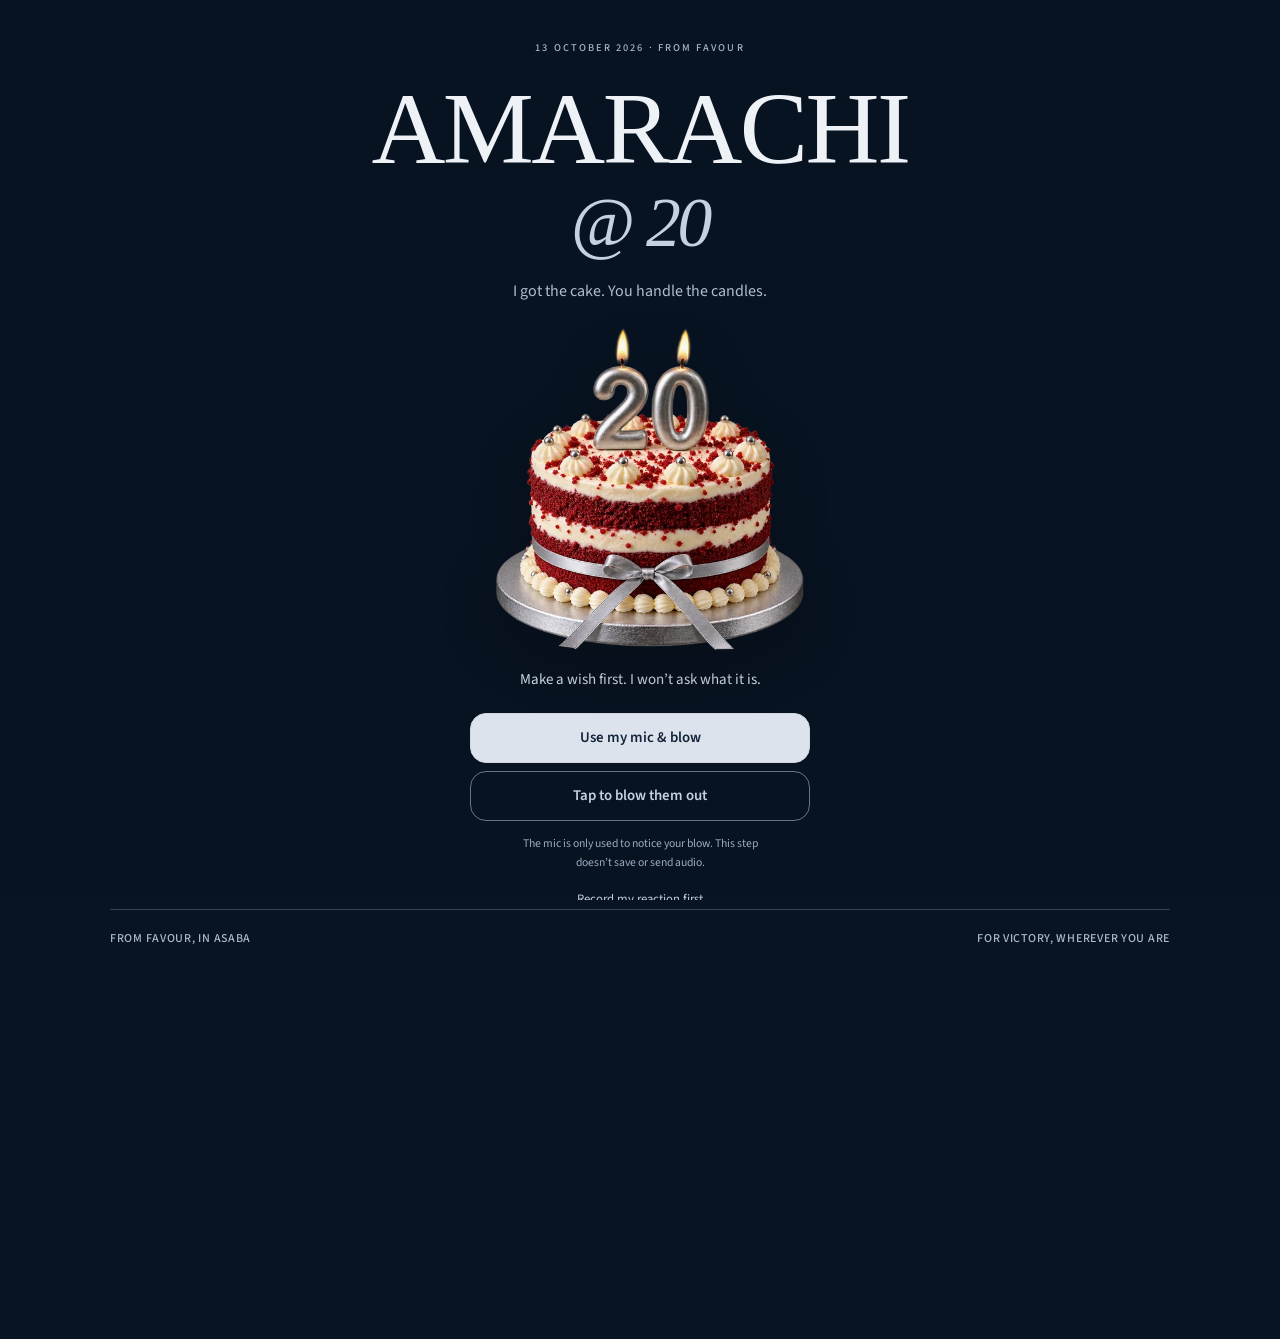
<file: polished.html>
<!doctype html><html lang="en"><head><meta charset="utf-8"><meta http-equiv="refresh" content="0;url=./"><title>For Victory</title></head><body><a href="./">Open Victory’s birthday gift</a></body></html>
</file>
<file: birthday-editorial.css>
/* Paper, silver, real photographs and readable type. */
:root{--bg-base:#eeece6;--bg-mid:#eeece6;--bg-deep:#e2e0da;--surface:#eeece6;--surface-2:#e4e1da;--text:#282c29;--text-soft:#5e645f;--silver:#b5b9b7;--silver-deep:#666e69;--rose:#896454;--rose-deep:#735144;--rose-glow:transparent;--blush:#dcd7ce;--flame:#a07952;--flame-deep:#765435;--glass-border:#b9bcb6;--glass-fill:#eeece6;--shadow-c:transparent}
body,body.space-mode,body.landing-mode{background:var(--bg-base)!important;color:var(--text)!important;font-family:'Source Sans 3','Segoe UI',sans-serif;font-weight:400}
body.dark,body.space-mode.dark,body.landing-mode.dark{--bg-base:#202725;--bg-mid:#202725;--bg-deep:#303835;--surface:#202725;--surface-2:#303835;--text:#eeece6;--text-soft:#bfc4be;--silver:#a2aba6;--silver-deep:#c0c8c2;--rose:#cba58c;--rose-deep:#d6b39a;--glass-border:#59635d;--glass-fill:#202725}
body *{font-family:inherit}
h1,h2,h3,.section-title,.panel-title,.feature-title,.substory-title,.letter-title,.signature,.universe-title,.final-title{font-family:Georgia,'Times New Roman',serif!important;font-weight:400!important;text-shadow:none!important;letter-spacing:-.025em!important}
[hidden]{display:none!important}button,a,input,textarea{touch-action:manipulation}button,a,input,textarea,summary{outline-offset:5px}button:focus-visible,a:focus-visible,summary:focus-visible,input:focus-visible,textarea:focus-visible{outline:2px solid var(--rose-deep)!important}button:hover{transform:none!important;box-shadow:none!important}button,a{transition:color .15s,border-color .15s,background .15s!important}
.ambient-bg,.noise-overlay,.room-glow,#particles,#fallingStars,#floatHearts,#twinkleStars,.aurora-layer,.map-stars,.silver-core,.hero-photo-aura,.hero-photo-ring,.hero-tap-hint,.section-icon,.quality-star,.final-heart,.scroll-cue,.burst,.shard,.confetti-heart{display:none!important}
.screen.active,#screenIntro.active,.universe-title,.universe-subtitle,.planet-field,.time-greeting,.universe-letter-btn{animation:none!important;opacity:1!important;transform:none!important}
.edition-nav{position:relative;z-index:110;display:flex;align-items:center;gap:16px;max-width:1180px;margin:auto;padding:20px clamp(20px,5vw,60px);border-bottom:1px solid var(--glass-border)}.edition-nav>span{font-size:.7rem;letter-spacing:.1em;color:var(--text-soft)}.edition-nav button{border:0;padding:5px 0;background:none;color:var(--text);min-height:40px;font-size:.82rem;border-radius:0}#editionHome{font-family:Georgia,serif;font-size:1.45rem}#editionIndex{margin-left:auto;margin-right:75px;border-bottom:1px solid var(--text-soft)}
.experience-tools,body.space-mode .experience-tools{top:24px;right:clamp(20px,4vw,56px);z-index:115}.tool-pill,body.landing-mode .tool-pill,body.landing-mode.dark .tool-pill,body:not(.space-mode) .tool-pill{background:var(--surface);color:var(--text);border:1px solid var(--glass-border);border-radius:0;box-shadow:none;font:600 .72rem 'Source Sans 3',sans-serif;padding:8px 11px}
.main-wrap,body.landing-mode .main-wrap{max-width:1080px;width:100%;padding:38px clamp(20px,5vw,60px) 140px;margin:auto;min-height:calc(100svh - 85px);align-items:stretch}
#screenIntro.active{min-height:calc(100svh - 245px);grid-template-columns:minmax(0,1.1fr) minmax(0,.9fr);gap:24px 60px;grid-template-areas:'eyebrow eyebrow' 'copy photo' 'foot foot';align-items:center}.opening-eyebrow{font:600 .68rem 'Source Sans 3',sans-serif;letter-spacing:.11em;color:var(--text-soft);border:0;padding:0}.opening-footnote{font:500 .62rem 'Source Sans 3',sans-serif;letter-spacing:.07em;color:var(--text-soft);border-color:var(--glass-border);padding-top:20px}
#screenIntro .hero-photo-wrap{height:clamp(330px,55vh,510px);margin:0;width:100%;animation:none;opacity:1}#screenIntro .hero-photo-frame{border-radius:0;box-shadow:none;border:0;background:var(--surface-2)}#screenIntro .hero-photo-frame img{object-position:50% 33%;filter:saturate(.68);transform:none!important}#screenIntro .made-something{font:600 .75rem 'Source Sans 3',sans-serif;letter-spacing:.02em;text-transform:none;color:var(--rose-deep);opacity:1;animation:none;margin:0 0 23px}#screenIntro .hero-title{font:400 clamp(3.1rem,6.7vw,6.3rem)/1.03 Georgia,serif;color:var(--text);letter-spacing:-.045em!important;opacity:1;animation:none}#screenIntro .victory-glow{color:var(--text);font-style:normal}#screenIntro .birthday-copy{font-size:.62em}#screenIntro .hero-subtitle{font:400 1.06rem/1.65 'Source Sans 3',sans-serif;color:var(--text-soft);margin:26px 0;max-width:35ch;opacity:1;animation:none}#screenIntro .open-btn,body.landing-mode.dark #screenIntro .open-btn{border-radius:0;background:var(--text);color:var(--bg-base);border:1px solid var(--text);font:600 .88rem 'Source Sans 3',sans-serif;letter-spacing:0;text-transform:none;min-height:52px;padding:15px 23px;box-shadow:none;animation:none;opacity:1}.gift-pass-btn{font:500 .8rem 'Source Sans 3',sans-serif;color:var(--text-soft);border-color:var(--glass-border);display:flex;margin-top:20px;letter-spacing:0}.gift-pass-btn img{width:29px;height:29px;background:#eeece6}.gift-pass-card,.install-guide-sheet{background:var(--surface);color:var(--text);border-radius:0;box-shadow:none}.gift-pass-card::before{display:none}
#netflix-intro{background:#202725}#netflix-intro.done{display:none!important}#netflix-intro .netflix-text{font:400 clamp(3rem,7vw,6rem)/1.04 Georgia,serif;color:#eeece6;letter-spacing:-.04em}.intro-overline,.netflix-sub{font-family:'Source Sans 3',sans-serif!important}
#screenUniverse{padding-top:18px;text-align:left}#screenUniverse::before,.planet-field::before,.planet-field::after{display:none!important}.universe-title{font-size:clamp(2.25rem,5vw,3.65rem);color:var(--text);line-height:1.12;margin:0 0 20px;text-transform:none!important}.time-greeting,.time-greeting span{color:var(--text-soft)!important;font-size:.86rem}.universe-subtitle{color:var(--text-soft);font:400 1.05rem/1.6 'Source Sans 3',sans-serif;margin:0 0 30px;max-width:52ch}.universe-map-scene{height:auto!important;min-height:0!important;background:none!important;border:0!important;box-shadow:none!important;border-radius:0;transform:none!important;overflow:visible;margin:0!important;width:100%!important}.sky-canvas{display:none}.planet-field{position:static!important;display:flex!important;flex-direction:column;gap:0!important;width:100%!important;margin:0!important;min-height:0!important;height:auto!important;perspective:none;padding:0!important}.planet.chapter-link{position:static!important;display:grid!important;grid-template-columns:32px 72px 1fr 28px!important;align-items:center!important;gap:20px!important;width:100%!important;max-width:none!important;min-height:106px!important;height:auto!important;margin:0!important;padding:18px 0!important;background:none!important;color:var(--text)!important;border:0!important;border-top:1px solid var(--glass-border)!important;border-radius:0!important;box-shadow:none!important;transform:none!important;translate:none!important;animation:none!important;text-align:left;touch-action:manipulation!important}.planet.chapter-link::before,.planet.chapter-link::after{display:none!important}.chapter-number{font-size:.77rem;color:var(--text-soft)}.chapter-image{display:block;width:72px;height:72px;object-fit:cover;filter:saturate(.7)}.chapter-copy{display:flex;flex-direction:column;gap:7px}.planet .planet-label{font:400 clamp(1.15rem,2.5vw,1.7rem) Georgia,serif!important;text-shadow:none;color:var(--text)!important;text-align:left;padding:0;line-height:1.15}.planet .planet-hint{font:400 .88rem/1.35 'Source Sans 3',sans-serif!important;color:var(--text-soft)!important;text-align:left;white-space:normal;opacity:1!important;display:block!important}.chapter-open{font-size:1.3rem;color:var(--text-soft)}.universe-letter-btn{display:block;width:100%;text-align:left;border-radius:0;background:var(--text);color:var(--bg-base);border:1px solid var(--text);box-shadow:none;font:600 1rem 'Source Sans 3',sans-serif;padding:20px 24px;margin:24px 0 0;min-height:62px}
.universe-progress{left:auto;right:clamp(20px,5vw,60px);bottom:91px;top:auto;width:132px;background:var(--surface);border:1px solid var(--glass-border);border-radius:0;padding:8px 11px;box-shadow:none;backdrop-filter:none}.progress-copy{font:600 .55rem 'Source Sans 3',sans-serif;letter-spacing:.03em;color:var(--text-soft)}.progress-track,.progress-fill{border-radius:0}.progress-fill{background:var(--silver-deep)}body.landing-mode .universe-progress{display:none!important}
.back-to-universe,.back-btn,.explore-again-btn{font:500 .86rem 'Source Sans 3',sans-serif;color:var(--text-soft);min-height:44px;border-radius:0;background:none;box-shadow:none;border:0;padding:5px 0;margin:0 0 24px;letter-spacing:0;text-transform:none}.section-card,.letter-card,body.dark .letter-card{width:100%;max-width:820px;padding:0;margin:auto;background:transparent;border:0;border-radius:0;box-shadow:none;backdrop-filter:none;text-align:left;overflow:visible}.section-card::before,.section-card::after,.letter-card::before,.card-sweep{display:none}.section-title{font-size:clamp(2.1rem,4.8vw,3.8rem);color:var(--text);line-height:1.13;text-align:left;margin:0 0 28px}.memory-photo,.memory-caption{display:none}.story-media{margin:28px 0 30px;width:100%;max-width:none;background:var(--surface-2);border:0;border-radius:0;box-shadow:none;overflow:hidden}.story-media img,.story-media video{border-radius:0!important;max-height:550px;object-fit:cover}.story-media--small{max-width:390px;margin-left:0}.story-media--collage{max-width:420px;margin-left:0}.story-media figcaption{background:var(--surface-2);color:var(--text);font:400 .88rem/1.5 'Source Sans 3',sans-serif;padding:14px 18px;text-align:left}.story-media figcaption span{font:600 .62rem 'Source Sans 3',sans-serif;letter-spacing:.07em;color:var(--text-soft)}
.memory-list p,.first-met-quote,.feature-copy,.substory-copy,.future-text,.panel-copy,.if-here p,.today-scenario p{font:400 1.05rem/1.75 'Source Sans 3',sans-serif;text-align:left;color:var(--text);max-width:65ch}.feature-card,.substory,.wyr-card,.today-scenario,.distance-card,.weather-card,.life-stat,.final-panel{border:0;border-top:1px solid var(--glass-border);border-radius:0;box-shadow:none;background:none;padding:28px 0;margin:32px 0;text-align:left}.feature-card::before,.feature-card::after,.substory::before{display:none}.feature-kicker,.substory-kicker,.panel-kicker{font:600 .68rem 'Source Sans 3',sans-serif;letter-spacing:.07em;color:var(--rose-deep);margin-bottom:11px}.feature-title,.substory-title,.panel-title{font-size:clamp(1.5rem,3vw,2.05rem);color:var(--text);margin:0 0 16px;line-height:1.2}
.birthday-fold{border-top:1px solid var(--glass-border);margin:20px 0;padding:0;text-align:left}.birthday-fold summary{min-height:60px;display:flex;align-items:center;justify-content:space-between;font:500 1rem 'Source Sans 3',sans-serif;cursor:pointer;list-style:none;color:var(--text);gap:16px}.birthday-fold summary::-webkit-details-marker{display:none}.birthday-fold summary::after{content:'+';font:400 1.5rem Georgia,serif}.birthday-fold[open] summary::after{content:'−'}.birthday-fold>.feature-card,.birthday-fold>.substory,.birthday-fold>.final-panel,.birthday-fold>.weather-card,.birthday-fold>.zodiac-card{border:0;margin:0;padding:12px 0 25px}.birthday-fold .feature-kicker,.birthday-fold .substory-kicker{display:none}
.quality-list{display:grid;grid-template-columns:1fr 1fr;gap:0 36px}.quality-item{border:0;border-bottom:1px solid var(--glass-border);padding:17px 0;background:none;box-shadow:none;border-radius:0;display:block}.quality-text b{font:500 1.05rem 'Source Sans 3',sans-serif;color:var(--text)}.quality-text span{font:400 .93rem/1.5 'Source Sans 3',sans-serif;color:var(--text-soft)}.small-wins-grid{display:block}.small-win{display:grid;grid-template-columns:1fr 1.6fr;gap:22px;border:0;border-bottom:1px solid var(--glass-border);padding:18px 0;border-radius:0;background:none;box-shadow:none}.small-win b{color:var(--text);font-size:.96rem}.small-win span{font:.94rem/1.5 'Source Sans 3',sans-serif;color:var(--text-soft)}
.reason-reveal{display:block;width:100%;border:1px solid var(--glass-border);border-radius:0;box-shadow:none;background:var(--surface-2);padding:25px;text-align:left}.reason-number{font:400 2.5rem Georgia,serif;color:var(--rose-deep);margin:12px 0}.reason-text{font:400 1.18rem/1.5 Georgia,serif;color:var(--text)}.reason-count,.reason-hint{color:var(--text-soft)}.reason-reveal.popping{animation:none}.envelope-grid{display:grid;grid-template-columns:1fr 1fr;gap:0}.envelope{background:none;border:1px solid var(--glass-border);border-radius:0;box-shadow:none;padding:18px;min-height:60px;display:block}.envelope-icon{display:none}.envelope-label{color:var(--text);font:500 .95rem 'Source Sans 3',sans-serif}.open-when-letter{border-radius:0;background:var(--surface-2);box-shadow:none;padding:20px}.open-when-letter h4{font:400 1.25rem Georgia,serif}.open-when-letter p{font:400 1rem/1.7 'Source Sans 3',sans-serif}
.wyr-option,.wyr-next,.hug-btn,.fortune-btn,.reader-toggle,.letter-continue-btn,.final-action-btn,.quiz-choice,.quiz-next,.after-credits-btn,.install-btn,.credits-jump,.banter-reveal,.banter-invite{border-radius:0;box-shadow:none;background:var(--surface);color:var(--text);border:1px solid var(--glass-border);font:500 .94rem/1.4 'Source Sans 3',sans-serif;min-height:48px;padding:12px 18px}.wyr-options{display:flex;gap:12px}.wyr-option{flex:1}.wyr-option.chosen{background:var(--text);color:var(--bg-base)}.wheel-wrap{box-shadow:none;border:0}.wheel-hub{background:var(--surface-2);color:var(--text);box-shadow:none}.wheel-pointer{color:var(--text)}.wheel-outer{margin-left:0}.dice-result{color:var(--text);text-align:left}.chapter-next{display:flex;justify-content:space-between;align-items:center;gap:16px;border-top:1px solid var(--text-soft);padding:22px 0;margin:50px auto 0;max-width:820px}.chapter-next>span{font:.72rem 'Source Sans 3',sans-serif;color:var(--text-soft)}.chapter-next button{background:none;color:var(--text);border:0;border-radius:0;min-height:48px;text-align:right;font:500 1rem 'Source Sans 3',sans-serif;padding:8px 0}
.letter-header{text-align:left;margin:25px 0 32px}.letter-small-photo{width:70px;height:70px;border-radius:0;border:0;box-shadow:none;margin:0 0 20px}.letter-title{font-size:2.8rem}.letter-date{font:600 .63rem 'Source Sans 3',sans-serif;letter-spacing:.07em;color:var(--text-soft);font-style:normal}.letter-body{max-width:62ch;font:400 1.1rem/1.9 'Source Sans 3',sans-serif}.letter-body p,.letter-body .closing,.letter-body .name-line,.letter-body .love-line{opacity:1!important;transform:none!important;font:inherit!important;color:var(--text)!important}.letter-body .name-line{font-weight:600!important}.letter-body .love-line{font-style:normal!important}.signature{font-size:2.1rem;text-align:left;opacity:1;color:var(--rose-deep);margin:24px 0 45px}.letter-card.opening{animation:none}.reader-toggle{position:relative;z-index:5;padding:7px 12px;min-height:40px;font-size:.76rem;float:right;top:auto;right:auto}.skip-typing-btn{display:none!important}body.reader-mode .letter-card{box-shadow:none;background:none;padding:0}body.reader-mode .letter-body p{font-size:1.2rem!important;color:var(--text)!important}.wish-zone{opacity:1;transform:none;text-align:center;border-top:1px solid var(--glass-border);padding-top:35px}.wish-label{font:400 1.2rem Georgia,serif;color:var(--text)}.letter-continue-btn.show{display:inline-block;opacity:1;background:var(--text);color:var(--bg-base);margin:30px auto 0!important}.voice-wish:not(.show),.come-back:not(.show),.wish-msg:not(.show){display:none!important}.voice-wish{margin-top:25px}.come-back{font:400 .85rem 'Source Sans 3',sans-serif}
#screenFinal{text-align:left}.final-title{font-size:clamp(2.5rem,5vw,4rem);color:var(--text);text-align:left;max-width:none;line-height:1.1}.final-sub{font:400 1.08rem/1.6 'Source Sans 3',sans-serif;color:var(--text-soft);text-align:left}.hidden-unlock-wrap{margin:20px 0}.unlock-btn{border-radius:0;background:var(--surface-2);box-shadow:none;border:1px solid var(--glass-border);font:500 .88rem 'Source Sans 3',sans-serif;color:var(--text)}.hidden-final-msg{font:400 1.3rem/1.5 Georgia,serif;text-align:left;color:var(--text)}.final-extras{width:100%;max-width:none}.victory-constellation{background:#303936;color:#e5e7e2;padding:28px}.victory-constellation .panel-title,.victory-constellation .panel-kicker{color:#e5e7e2}.newspaper{background:var(--surface-2);color:var(--text);padding:clamp(20px,4vw,40px);border:1px solid var(--glass-border)}.newspaper-name{font:700 clamp(1.8rem,4vw,3.5rem) Georgia,serif!important}.newspaper-headline{font:700 clamp(1.8rem,4vw,2.8rem)/1.1 Georgia,serif;text-transform:none}.newspaper-deck{font:400 1rem/1.6 'Source Sans 3',sans-serif}.newspaper-hero{max-height:360px;object-position:50% 32%}.newspaper-columns{column-count:2;column-gap:28px}.newspaper-columns p{font:400 .97rem/1.75 'Source Sans 3',sans-serif}.newspaper-columns p:first-child::first-letter{float:none;font:inherit;padding:0}.newspaper-caption{font:.8rem 'Source Sans 3',sans-serif}.newspaper-briefs{grid-template-columns:1fr 1fr}.newspaper-quote{font:500 1.2rem/1.5 Georgia,serif}.newspaper-date{font:600 .6rem 'Source Sans 3',sans-serif;letter-spacing:.04em}.reply-textarea{background:var(--surface-2);color:var(--text);border:1px solid var(--glass-border);border-radius:0;font:1rem/1.6 'Source Sans 3',sans-serif}.keepsake-preview{border:1px solid var(--glass-border);border-radius:0;background:var(--surface-2);box-shadow:none}.keepsake-name{color:var(--text);font-family:Georgia,serif}.keepsake-line,.keepsake-small{color:var(--text-soft)}
.movie-credits{background:#202725!important;color:#eeece6;padding:30px clamp(20px,4vw,40px);border:0;text-align:center}.movie-credits .panel-title{font:400 2.3rem Georgia,serif!important}.movie-credits .panel-kicker{color:#bac2bb}.credits-window{max-height:none;overflow:visible;border-color:#59635d}.credits-window::before,.credits-window::after{display:none}.credits-roll{animation:none!important;transform:none!important;padding:15px 0}.credits-roll p{display:flex;justify-content:space-between;text-align:left;gap:22px;padding:9px 0;margin:0}.credits-roll p span{color:#bac2bb;font:400 .8rem 'Source Sans 3',sans-serif}.credits-roll p strong{font:500 .96rem 'Source Sans 3',sans-serif;max-width:55%;text-align:right;color:#eeece6}.after-credits-btn{background:#eeece6;color:#202725;border-color:#eeece6}.after-credits-scene{background:none;border:0;border-radius:0;color:#eeece6}.after-credits-scene p{font:400 1.08rem/1.7 'Source Sans 3',sans-serif}.banter-invite{background:transparent;color:#eeece6;border-color:#7e8a82}.last-frame{border-radius:0;box-shadow:none;background:#303936}.last-frame figcaption{color:#eeece6;font:400 1rem/1.7 'Source Sans 3',sans-serif}.last-frame-return{border-radius:0;background:transparent;color:#eeece6;border-color:#7e8a82;box-shadow:none}.banter-card{background:var(--surface);color:var(--text);border:0;border-radius:0;box-shadow:none;text-align:left}.banter-card h2{font:400 2.6rem/1.15 Georgia,serif;color:var(--text)}.banter-card p,.banter-kicker{color:var(--text-soft)}
.controls{bottom:18px;left:clamp(20px,5vw,60px);right:clamp(20px,5vw,60px);flex-direction:row!important;align-items:center!important;justify-content:space-between;gap:12px;pointer-events:none}.controls>*{pointer-events:auto}.sp-player,body.landing-mode .sp-player,body.landing-mode.dark .sp-player{background:var(--surface);border:1px solid var(--glass-border);border-radius:0;box-shadow:none;backdrop-filter:none;max-width:310px}.sp-art,body.landing-mode .sp-art{background:var(--surface-2);color:var(--text);border-radius:0;box-shadow:none}.sp-title,body.landing-mode .sp-title{color:var(--text);font:600 .8rem 'Source Sans 3',sans-serif}.sp-artist,body.landing-mode .sp-artist{color:var(--text-soft);font:.7rem 'Source Sans 3',sans-serif}.sp-btn,body.landing-mode .sp-btn{background:var(--text);box-shadow:none}.sp-btn svg,body.landing-mode .sp-btn svg{fill:var(--bg-base)}.theme-btn,body.landing-mode .theme-btn,body.landing-mode.dark .theme-btn{background:var(--surface);border:1px solid var(--glass-border);border-radius:0;box-shadow:none}.theme-btn svg,body.landing-mode .theme-btn svg{fill:var(--text)}
@media(max-width:640px){.edition-nav{padding:12px 20px;gap:12px}.edition-nav>span{font-size:.59rem;letter-spacing:.05em}.edition-nav button{font-size:.75rem}#editionIndex{margin-right:58px}.experience-tools,body.space-mode .experience-tools{top:17px;right:20px}.tool-pill{padding:7px 9px;font-size:.65rem}.main-wrap,body.landing-mode .main-wrap,body.space-mode .main-wrap{padding:26px 20px 150px;min-height:calc(100svh - 70px)}#screenIntro.active{display:grid;grid-template-columns:1fr;grid-template-areas:'eyebrow' 'photo' 'copy' 'foot';gap:20px;min-height:0}#screenIntro .hero-photo-wrap{height:clamp(250px,40svh,350px);margin:0}#screenIntro .hero-title{font-size:3.65rem;line-height:1}#screenIntro .birthday-copy{font-size:.61em}#screenIntro .hero-subtitle{font-size:1rem;line-height:1.6;margin:20px 0}#screenIntro .made-something{margin:0 0 13px;font-size:.76rem}#screenIntro .open-btn{width:100%;max-width:none;justify-content:center}.opening-eyebrow{font-size:.6rem;line-height:1.5}.opening-footnote{font-size:.5rem;gap:14px;margin:10px 0 0;line-height:1.5}.gift-pass-btn{font-size:.78rem;margin-top:15px}.universe-title{font-size:2.25rem}.planet.chapter-link{grid-template-columns:22px 51px 1fr 16px!important;gap:13px!important;padding:16px 0!important;min-height:92px!important}.chapter-image{width:51px;height:59px}.planet .planet-label{font-size:1.12rem!important}.planet .planet-hint{font-size:.8rem!important;line-height:1.4!important}.chapter-number{font-size:.65rem}.chapter-open{font-size:1.1rem}.universe-letter-btn{font-size:.95rem;padding:17px}.section-title{font-size:2.35rem}.quality-list{gap:0 20px}.quality-text b{font-size:1rem}.quality-text span{font-size:.87rem}.small-win{display:block}.small-win b{display:block;margin-bottom:6px}.small-win span{font-size:.94rem}.story-media--pair{grid-template-columns:1fr 1fr!important}.story-media--pair img,.story-media--pair video{height:clamp(180px,56vw,310px)!important;max-height:none}.story-media--small,.story-media--collage{max-width:100%}.letter-body{font-size:1.04rem;line-height:1.85}.letter-title{font-size:2.5rem}.letter-date{font-size:.59rem}.birthday-fold summary{font-size:.95rem}.letter-header{margin-top:18px}.final-title{font-size:2.65rem}.newspaper-columns{column-count:1}.newspaper-date{flex-wrap:wrap;font-size:.53rem;gap:8px}.newspaper-headline{font-size:1.9rem}.newspaper-briefs{grid-template-columns:1fr}.credits-roll p{gap:14px}.credits-roll p strong{font-size:.85rem}.credits-roll p span{font-size:.72rem}.controls{bottom:calc(12px + env(safe-area-inset-bottom));left:20px;right:20px;width:auto}.universe-progress{bottom:90px;right:20px}.chapter-next button{font-size:.9rem;max-width:80%}.wyr-options{flex-direction:column}.envelope{padding:12px}.envelope-label{font-size:.85rem}.sp-player,body.landing-mode .sp-player,body.landing-mode.dark .sp-player{width:48px!important;max-width:48px!important;padding:4px!important;border-radius:0!important}.sp-player .sp-art,.sp-player .sp-meta,.sp-player .sp-eq{display:none!important}.sp-player .sp-btn{width:38px!important;height:38px!important}}
@media(max-width:360px){.edition-nav>span{max-width:110px;line-height:1.4}.chapter-next button{font-size:.83rem}#screenIntro .hero-title{font-size:3.3rem}}
@media(prefers-reduced-motion:reduce){*,*::before,*::after{scroll-behavior:auto!important;animation-duration:.01ms!important;animation-iteration-count:1!important;transition:none!important}.constellation-path{stroke-dashoffset:0!important}}
/* Keep every control in the header so photographs and words stay unobstructed. */
.edition-nav{display:grid;grid-template-columns:80px 1fr 80px;gap:12px 20px;align-items:center}
#editionHome{grid-column:1;grid-row:1;text-align:left}.edition-nav>span{grid-column:2;grid-row:1}
.edition-nav .experience-tools,.edition-nav .controls{position:static!important;inset:auto!important;margin:0!important;transform:none!important}
.edition-nav .experience-tools{grid-column:3;grid-row:1;display:block}
#editionIndex{grid-column:1;grid-row:2;margin:0!important;justify-self:start}
.edition-nav .controls{grid-column:2/4;grid-row:2;justify-self:end;justify-content:flex-end;pointer-events:auto;gap:12px}
.universe-progress{display:none!important}
@media(max-width:640px){.edition-nav{grid-template-columns:64px 1fr 76px;gap:7px 10px}.edition-nav .controls{width:auto}.theme-btn{width:42px;height:42px}.edition-nav .sp-player{height:42px!important;width:42px!important;max-width:42px!important;padding:2px!important}.edition-nav .sp-player .sp-btn{width:36px!important;height:36px!important}.edition-nav>span{max-width:none!important;font-size:.58rem}}
</file>
<file: birthday-universe.css>
/* A celestial keepsake: her photographs are the planets, her letter is the centre. */
:root {
  --bg-base:#091422; --bg-mid:#091422; --bg-deep:#0b1b2c;
  --surface:#0e1e30; --surface-2:#13263a;
  --text:#f1f3f6; --text-soft:#acbbcb;
  --silver:#d3d8e0; --silver-deep:#e1e5eb;
  --rose:#c4cbd5; --rose-deep:#dce1e8; --blush:#203449;
  --glass-border:#344458; --glass-fill:#0e1e30; --shadow-c:transparent;
}
body.dark,body.space-mode.dark,body.landing-mode.dark {
  --bg-base:#e3e9ef; --bg-mid:#e3e9ef; --bg-deep:#d3dde7;
  --surface:#e3e9ef; --surface-2:#d3dde7;
  --text:#26374b; --text-soft:#54677c;
  --silver:#697789; --silver-deep:#455366;
  --rose:#657386; --rose-deep:#425165; --blush:#cbd7e3;
  --glass-border:#9dabb9; --glass-fill:#e3e9ef;
}
body,body.space-mode,body.landing-mode { background:var(--bg-base)!important;transition:none!important; }
#universeSky { position:fixed;inset:0;z-index:0;width:100%;height:100%;pointer-events:none;opacity:.85; }
.edition-nav,.main-wrap { position:relative;z-index:2; }
.edition-nav { max-width:1240px;border-color:var(--glass-border);padding-block:18px; }
.edition-nav > span { font-size:.75rem;letter-spacing:.13em;color:var(--text-soft); }
#editionHome { color:var(--text);font-size:1.8rem;white-space:nowrap; }
#editionIndex { border-bottom:0;font-size:.875rem;color:var(--rose-deep); }
.tool-pill { white-space:nowrap; }
.tool-pill,body.landing-mode .tool-pill,body.landing-mode.dark .tool-pill,body:not(.space-mode) .tool-pill { background:transparent;border:0;font-size:.875rem; }
.theme-btn,body.landing-mode .theme-btn,body.landing-mode.dark .theme-btn,
.sp-player,body.landing-mode .sp-player,body.landing-mode.dark .sp-player { background:transparent;border:1px solid var(--glass-border);border-radius:50%!important; }
.sp-player,body.landing-mode .sp-player { width:46px!important;max-width:46px!important;height:46px!important;padding:3px!important; }
.sp-player .sp-art,.sp-player .sp-meta,.sp-player .sp-eq { display:none!important; }
.sp-player .sp-btn,body.landing-mode .sp-player .sp-btn { width:38px!important;height:38px!important;background:transparent; }
.sp-player .sp-btn svg,body.landing-mode .sp-btn svg { fill:var(--rose-deep); }
.theme-btn svg,body.landing-mode .theme-btn svg { fill:var(--rose-deep); }
.main-wrap,body.landing-mode .main-wrap,body.space-mode .main-wrap { max-width:1180px;padding:40px clamp(20px,5vw,60px) 90px; }
.screen:focus { outline:none; }
#screenIntro.active { display:grid!important;grid-template-columns:1.05fr .95fr;gap:32px 70px;grid-template-areas:'eyebrow eyebrow' 'copy photo' 'foot foot';min-height:calc(100svh - 245px); }
.opening-eyebrow { font-size:.75rem;letter-spacing:.12em;color:var(--rose-deep); }
#screenIntro .hero-photo-wrap { position:relative;width:100%;max-width:450px;aspect-ratio:1;height:auto!important;justify-self:center;overflow:visible; }
#screenIntro .hero-photo-frame { position:absolute;inset:12%;width:76%;height:76%;border:1px solid var(--rose-deep);border-radius:50%!important;overflow:hidden;background:var(--bg-base); }
#screenIntro .hero-photo-frame img { width:100%;height:100%;object-fit:cover;object-position:50% 35%;filter:saturate(.8);border-radius:50%; }
#screenIntro .hero-photo-ring { display:block!important;position:absolute;inset:5%;width:90%;height:90%;border:1px solid var(--glass-border);border-radius:50%;background:none;filter:none;opacity:1;animation:celestial-turn 65s linear infinite; }
#screenIntro .hero-photo-ring::before { content:'';position:absolute;top:14%;left:13%;width:7px;height:7px;border-radius:50%;background:var(--rose-deep); }
#screenIntro .hero-photo-wrap::before { content:'';position:absolute;left:-4%;top:25%;width:108%;height:50%;border:1px solid var(--glass-border);border-radius:50%;transform:rotate(-24deg); }
#screenIntro .hero-photo-wrap::after { content:'20';position:absolute;bottom:5%;right:12%;font:400 2rem Georgia,serif;color:var(--rose-deep);background:var(--bg-base);padding:8px; }
#screenIntro .made-something { color:var(--rose-deep);font-size:1rem;font-weight:400;margin-bottom:25px; }
#screenIntro .hero-title { font-size:clamp(3.6rem,7vw,6.1rem);line-height:1.02;color:var(--text); }
#screenIntro .victory-glow { color:var(--text); }
#screenIntro .hero-subtitle { color:var(--text-soft);font-size:1.1rem;line-height:1.7;max-width:38ch;margin:26px 0 30px; }
#screenIntro .open-btn,body.landing-mode.dark #screenIntro .open-btn { border-radius:999px;background:var(--rose-deep);color:var(--bg-base);border:1px solid var(--rose-deep);font-size:1rem;padding:17px 27px;min-height:56px; }
.gift-pass-btn { color:var(--text-soft);font-size:.875rem;border:0;gap:12px; }
.gift-pass-btn img { width:28px;height:28px;padding:2px; }
.opening-footnote { font-size:.75rem;letter-spacing:.06em;line-height:1.5;margin-top:16px; }
/* The orbit map is navigation, rather than a decorative background. */
#screenUniverse { text-align:center;padding-top:6px; }
.universe-kicker { color:var(--rose-deep);font-size:.75rem;letter-spacing:.14em;margin:0 0 16px; }
.universe-title { font-size:clamp(2.8rem,5.5vw,4.5rem);color:var(--text);max-width:14ch;margin:0 auto 14px;line-height:1.08; }
.time-greeting,.time-greeting span { text-shadow:none!important; }
.time-greeting { font-size:.875rem!important;line-height:1.5;margin:0 auto 14px;max-width:50ch; }
.time-greeting span { font-size:inherit!important; }
.universe-subtitle { text-align:center;max-width:51ch;margin:0 auto 12px;font-size:1rem;line-height:1.65; }
.drag-hint { color:var(--rose-deep);font-size:.875rem;letter-spacing:0;margin:0;opacity:1; }
.universe-map-scene { position:relative!important;width:100%!important;max-width:1000px!important;height:670px!important;min-height:670px!important;isolation:isolate;margin:20px auto 0!important;overflow:visible!important; }
.planet-field { position:relative!important;display:block!important;min-height:670px!important;height:670px!important;width:100%!important; }
.celestial-orbit { position:absolute;pointer-events:none;border:1px solid var(--glass-border);border-radius:50%;opacity:.63; }
.orbit-outer { width:88%;height:68%;left:6%;top:13%;transform:rotate(-16deg); }
.orbit-inner { width:58%;height:49%;left:21%;top:24%;transform:rotate(21deg); }
.orbit-tilted { width:72%;height:80%;left:14%;top:7%;transform:rotate(37deg);opacity:.28; }
.planet.chapter-link {
  position:absolute!important;display:flex!important;flex-direction:column!important;align-items:center!important;
  width:172px!important;max-width:172px!important;height:auto!important;min-height:0!important;gap:0!important;
  padding:0 5px!important;margin:0!important;border:0!important;background:none!important;overflow:visible;
  transform:translate(-50%,-50%)!important;translate:none!important;animation:celestial-breathe 7s ease-in-out infinite!important;
  text-align:center!important;cursor:pointer;z-index:2;
}
.planet.chapter-link:hover,.planet.chapter-link:focus-visible { transform:translate(-50%,-50%)!important; }
.planet.chapter-link.celestial-1 { left:17%;top:20%;animation-delay:-1s!important; }
.planet.chapter-link.celestial-2 { left:82%;top:17%;animation-delay:-3s!important; }
.planet.chapter-link.celestial-3 { left:86%;top:63%;animation-delay:-5s!important; }
.planet.chapter-link.celestial-4 { left:16%;top:70%;animation-delay:-2s!important; }
.planet.chapter-link.celestial-5 { left:52%;top:87%;animation-delay:-4s!important; }
.planet-portrait { position:relative;display:block;width:94px;height:94px;border-radius:50%;padding:5px;border:1px solid var(--rose-deep);background:var(--bg-base); }
.planet-portrait::before { content:'';position:absolute;inset:-10px;border:1px solid var(--glass-border);border-radius:50%; }
.chapter-image { width:100%!important;height:100%!important;border-radius:50%!important;object-fit:cover;filter:saturate(.8); }
.celestial-2 .chapter-image { object-position:center 14%; }
.celestial-3 .planet-portrait { width:104px;height:104px; }
.celestial-4 .planet-portrait::before { inset:23px -18px;border-color:var(--rose-deep);transform:rotate(-23deg);z-index:3; }
.chapter-number { position:absolute;z-index:4;left:calc(50% + 28px);top:0;display:grid;place-items:center;width:27px;height:27px;background:var(--bg-base);border:1px solid var(--glass-border);border-radius:50%;font-size:.75rem;color:var(--rose-deep); }
.chapter-copy { margin-top:18px;gap:0;align-items:center; }
.planet .planet-label { text-align:center!important;color:var(--text)!important;font-size:1.3rem!important;line-height:1.14!important;max-width:160px;background:var(--bg-base);padding:2px 4px; }
.planet .planet-hint { display:none!important; }
.universe-letter-btn.universe-core {
  position:absolute!important;left:50%;top:45%;transform:translate(-50%,-50%)!important;translate:none!important;
  display:flex!important;flex-direction:column;align-items:center;gap:0;width:240px;min-height:0;padding:0;margin:0;
  border:0;background:transparent!important;color:var(--text);text-align:center;z-index:3;border-radius:50%;
}
.universe-core { box-sizing:border-box;max-width:none;letter-spacing:0!important; }
.universe-core:hover,.universe-core:focus-visible { transform:translate(-50%,-50%)!important; }
.core-photo { position:relative;width:170px;height:170px;display:block;padding:8px;border:1px solid var(--rose-deep);border-radius:50%;background:var(--bg-base); }
.core-photo::before { content:'';position:absolute;inset:-14px;border:1px solid var(--glass-border);border-radius:50%; }
.core-photo img { width:100%;height:100%;object-fit:cover;object-position:50% 35%;border-radius:50%;filter:saturate(.8); }
.core-stamp { position:absolute;right:3px;bottom:2px;display:grid;place-items:center;width:44px;height:44px;border:1px solid var(--rose-deep);border-radius:50%;font:400 1.6rem Georgia,serif;color:var(--rose-deep);background:var(--bg-base); }
.core-title { display:block;width:100%;box-sizing:border-box;font:400 1.9rem/1.2 Georgia,serif;color:var(--rose-deep);margin:24px 0 6px;padding:0 6px;background:var(--bg-base); }
.core-hint { display:block;width:100%;box-sizing:border-box;font:400 .875rem/1.4 'Source Sans 3',sans-serif;color:var(--text-soft);padding:0 5px;background:var(--bg-base); }
.orbit-footer { display:flex;justify-content:space-between;align-items:center;gap:20px;border-top:1px solid var(--glass-border);padding:22px 0;margin-top:10px;text-align:left; }
.orbit-footer > p { font:400 .875rem/1.5 'Source Sans 3',sans-serif;color:var(--text-soft);margin:0; }
.orbit-footer .universe-progress { display:block!important;position:static!important;inset:auto;transform:none;width:160px;background:none;border:0;padding:0;opacity:1; }
.progress-copy { color:var(--text-soft);font-size:.75rem;letter-spacing:0; }
.progress-track { background:var(--glass-border);height:2px;margin-top:7px; }.progress-fill { background:var(--rose-deep); }
/* The individual worlds share the night sky but keep the content easy to read. */
.realm-kicker { font-size:.75rem;letter-spacing:.13em;color:var(--rose-deep);margin:15px 0 20px; }
.section-title { color:var(--text);font-size:clamp(2.6rem,5vw,4rem); }
.back-to-universe,.back-btn,.explore-again-btn { color:var(--rose-deep);font-size:1rem; }
.story-media { border-radius:16px;border:1px solid var(--glass-border); }
.story-media img,.story-media video { border-radius:0!important; }
.story-media figcaption { font-size:1rem;line-height:1.6; }
.story-media figcaption span,.feature-kicker,.substory-kicker,.panel-kicker { font-size:.75rem; }
.reason-reveal { border-radius:18px;background:var(--surface);padding:32px; }
.reason-number { font-size:3.5rem; }.reason-text { font-size:1.4rem; }
.envelope { border-radius:10px; }.envelope-grid { gap:12px; }
.open-when-letter { border-radius:12px; }
.wyr-option,.wyr-next,.hug-btn,.fortune-btn,.reader-toggle,.letter-continue-btn,.final-action-btn,.quiz-choice,.quiz-next,.after-credits-btn,.install-btn,.credits-jump,.banter-reveal,.banter-invite,.unlock-btn,.last-frame-return { border-radius:999px; }
.quality-text b { color:var(--rose-deep);font-size:1.125rem; }
.quality-text span { font-size:1rem; }
.newspaper { background:#e5dfd1;color:#263039;--text:#263039;--text-soft:#555f66;--glass-border:#a9aaa0;border-radius:3px;padding:clamp(22px,4vw,40px); }
.victory-constellation { background:var(--surface);border:1px solid var(--glass-border);border-radius:18px; }
.movie-credits { background:#060d17!important;border:1px solid #26364b;border-radius:18px; }
.last-frame { border-radius:14px; }.banter-card { background:transparent; }
/* The letter is a real paper keepsake suspended in the universe. */
#screenLetter .letter-card,body.dark #screenLetter .letter-card {
  --text:#283342;--text-soft:#596372;--rose-deep:#8a6744;--bg-base:#eee9df;--surface:#eee9df;--surface-2:#e0d8ca;--glass-border:#b8b1a5;
  padding:42px clamp(24px,6vw,70px) 46px;background:#eee9df;border-radius:5px;border:1px solid #c4b49b;
}
.letter-small-photo { border-radius:50%;width:76px;height:76px; }
.letter-date { font-size:.75rem;line-height:1.5; }
.letter-title { color:#283342!important; }.signature { color:#8a6744!important; }
.reader-toggle { color:#596372;background:transparent;border-color:#b8b1a5;font-size:.875rem; }
#screenLetter .letter-body { color:#283342; }
#screenLetter .letter-body p { color:#283342!important; }
.wish-label { color:#283342; }.come-back { color:#596372; }
body.reader-mode { background:#eee9df!important;--bg-base:#eee9df;--surface:#eee9df;--surface-2:#e0d8ca;--text:#283342;--text-soft:#596372;--rose-deep:#8a6744;--glass-border:#b8b1a5; }
body.reader-mode #universeSky { display:none; }
body.reader-mode #screenLetter .letter-card { padding:20px 0;border:0;background:transparent; }
body.reader-mode .letter-body p { color:#283342!important; }
.gift-pass-card,.install-guide-sheet { border-radius:18px; }
@keyframes celestial-turn { to { transform:rotate(360deg); } }
@keyframes celestial-breathe { 0%,100% { translate:0 0; } 50% { translate:0 -5px; } }
@media(min-width:1000px) {
  #screenUniverse .universe-title { max-width:none;font-size:4rem; }
  .universe-map-scene { margin-top:4px!important; }
}
@media(max-width:640px) {
  .edition-nav { padding:16px 22px;grid-template-columns:75px 1fr 72px;gap:7px 8px; }
  .edition-nav > span { font-size:.75rem!important;letter-spacing:.075em;line-height:1.4; }
  #editionHome { font-size:1.6rem; }
  .edition-nav .controls { gap:10px; }
  .main-wrap,body.landing-mode .main-wrap,body.space-mode .main-wrap { padding:28px 20px 50px; }
  #screenIntro.active { grid-template-columns:1fr;grid-template-areas:'eyebrow' 'photo' 'copy' 'foot';gap:22px; }
  #screenIntro .hero-photo-wrap { width:min(100%,330px);height:auto!important; }
  .opening-eyebrow { text-align:center;font-size:.75rem;letter-spacing:.06em; }
  .opening-copy { text-align:center; }
  #screenIntro .made-something { margin:0 0 16px;font-size:1rem; }
  #screenIntro .hero-title { font-size:3.85rem; }
  #screenIntro .hero-subtitle { font-size:1rem;line-height:1.7;margin:22px auto 26px;max-width:35ch; }
  #screenIntro .open-btn { width:auto;max-width:100%;min-height:54px;padding:15px 25px; }
  .gift-pass-btn { justify-content:center;font-size:.875rem;margin:20px auto 0; }
  .opening-footnote { flex-direction:column;align-items:center;text-align:center;gap:8px;font-size:.75rem; }
  .universe-kicker { font-size:.75rem;letter-spacing:.08em;line-height:1.5; }
  .universe-title { font-size:2.9rem;max-width:11ch;margin-bottom:16px; }
  .time-greeting { font-size:.875rem!important;line-height:1.6;margin-bottom:14px; }
  .universe-subtitle { font-size:1rem;max-width:33ch;line-height:1.6;margin-bottom:16px; }
  .universe-map-scene,.planet-field { height:740px!important;min-height:740px!important; }
  .universe-map-scene { margin-top:34px!important; }
  .orbit-outer { width:83%;height:70%;left:9%;top:10%;transform:rotate(-15deg); }
  .orbit-inner { width:64%;height:44%;left:18%;top:26%;transform:rotate(24deg); }
  .orbit-tilted { width:82%;height:83%;left:9%;top:7%;transform:rotate(12deg); }
  .planet.chapter-link { width:112px!important;max-width:112px!important;padding:0 2px!important; }
  .planet.chapter-link.celestial-1 { left:17%;top:16%; }
  .planet.chapter-link.celestial-2 { left:82%;top:12%; }
  .planet.chapter-link.celestial-3 { left:83%;top:69%; }
  .planet.chapter-link.celestial-4 { left:18%;top:74%; }
  .planet.chapter-link.celestial-5 { left:59%;top:92%; }
  .planet-portrait { width:76px;height:76px;padding:4px; }.celestial-3 .planet-portrait { width:80px;height:80px; }
  .planet-portrait::before { inset:-7px; }.celestial-4 .planet-portrait::before { inset:21px -13px; }
  .chapter-number { left:calc(50% + 19px);font-size:.75rem;width:24px;height:24px;top:-3px; }
  .chapter-copy { margin-top:14px; }.planet .planet-label { font-size:1.08rem!important;max-width:108px;line-height:1.18!important; }
  .universe-letter-btn.universe-core { top:42%;width:180px;padding:0;margin:0; }
  .core-photo { width:130px;height:130px;padding:6px; }.core-photo::before { inset:-10px; }
  .core-stamp { width:36px;height:36px;font-size:1.3rem;right:0;bottom:0; }
  .core-title { font-size:1.55rem;margin-top:19px; }.core-hint { font-size:.875rem; }
  .orbit-footer { flex-direction:column;gap:17px;text-align:center;margin-top:25px; }
  .orbit-footer .universe-progress { width:180px; }.progress-copy { font-size:.75rem; }
  .realm-kicker { font-size:.75rem;line-height:1.5; }.section-title { font-size:2.75rem; }
  .quality-list { grid-template-columns:1fr; }
  .reason-reveal { padding:26px 22px; }.reason-text { font-size:1.25rem; }
  .story-media figcaption { font-size:1rem; }
  .chapter-next > span { font-size:.75rem; }.chapter-next button { font-size:1rem; }
  #screenLetter .letter-card,body.dark #screenLetter .letter-card { padding:28px 22px 34px; }
  .letter-title { font-size:2.4rem; }.letter-date { font-size:.75rem;letter-spacing:.025em; }
  .letter-body { font-size:1.05rem;line-height:1.85; }
  .letter-header { clear:both;padding-top:18px;margin-top:0; }.reader-toggle { float:none;display:block;margin:0 0 15px auto; }
  .credits-roll p span { font-size:.875rem; }.credits-roll p strong { font-size:1rem; }
}
@media(max-width:360px) {
  .main-wrap,body.landing-mode .main-wrap,body.space-mode .main-wrap { padding-inline:16px; }
  #screenIntro .hero-title { font-size:3.4rem; }.universe-title { font-size:2.6rem; }
  .planet.chapter-link { width:96px!important;max-width:96px!important; }
  .planet .planet-label { max-width:92px;font-size:1rem!important; }
  .universe-letter-btn.universe-core { width:152px; }.core-photo { width:112px;height:112px; }
  .core-title { font-size:1.35rem; }.core-hint { font-size:.8rem; }
  .edition-nav { padding-inline:16px; }.edition-nav > span { font-size:.7rem!important; }
}
@media(prefers-reduced-motion:reduce) {
  .planet.chapter-link,#screenIntro .hero-photo-ring { animation:none!important; }
}

/* The buttons stay reachable; only their inner orbit floats. */
#screenUniverse .orbital-slot {
  position:absolute;width:172px;left:var(--slot-x);top:var(--slot-y);
  transform:translate(calc(-50% + var(--drag-x,0px)),calc(-50% + var(--drag-y,0px)));
  z-index:4;
}
.orbital-slot[data-slot="1"] { --slot-x:17%;--slot-y:20%;--float-delay:-1s; }
.orbital-slot[data-slot="2"] { --slot-x:82%;--slot-y:17%;--float-delay:-3s; }
.orbital-slot[data-slot="3"] { --slot-x:86%;--slot-y:63%;--float-delay:-5s; }
.orbital-slot[data-slot="4"] { --slot-x:16%;--slot-y:70%;--float-delay:-2s; }
.orbital-slot[data-slot="5"] { --slot-x:52%;--slot-y:87%;--float-delay:-4s; }
.planet-float { animation:orbitalFloat 10s ease-in-out var(--float-delay) infinite; }
#screenUniverse .orbital-slot .planet.chapter-link {
  position:relative!important;left:auto!important;top:auto!important;transform:none!important;
  translate:none!important;animation:none!important;width:100%!important;max-width:none!important;
  touch-action:pan-y pinch-zoom!important;user-select:none;-webkit-user-select:none;
}
.chapter-image { -webkit-user-drag:none; }
#screenUniverse .orbital-slot .planet:focus-visible { outline:2px solid var(--rose-deep)!important;outline-offset:8px;border-radius:14px!important; }
.orbital-slot.is-visited .chapter-number { background:var(--rose-deep);color:var(--bg-base);border-color:var(--rose-deep); }
#screenUniverse .orbital-slot.is-dragging { z-index:12; }
.orbital-slot.is-picked .planet-portrait::before { border:2px dashed var(--rose-deep); }
body[data-arranging="true"] .orbital-slot .planet.chapter-link { touch-action:none!important;cursor:grab; }
body[data-arranging="true"] .planet-float { animation:none!important;transform:none; }
body[data-arranging="true"] .orbital-slot.is-dragging .planet { cursor:grabbing; }
body[data-motion="paused"] .planet-float,body[data-motion="paused"] .celestial-orbit,
body[data-motion="paused"] #screenIntro .hero-photo-ring { animation-play-state:paused!important; }
body[data-motion="paused"] .name-meteor { display:none!important; }
/* Keep the silver setting calm when reading or when the page is in the background. */
body[data-page-hidden="true"] *,body[data-motion="paused"] .credits-roll {
  animation-play-state:paused!important;
}
.story-media img,.story-media video { max-width:100%; }
.screen .feature-copy,.screen .substory-copy,.screen .panel-copy { text-wrap:pretty; }
.edition-nav button:focus-visible,.screen button:focus-visible,.screen a:focus-visible,
.birthday-fold summary:focus-visible { outline:2px solid var(--silver-deep);outline-offset:4px; }
.birthday-fold summary { min-height:44px;display:flex;align-items:center; }
.planet.chapter-link,.open-btn,.tool-pill,.theme-btn,.sp-btn { -webkit-tap-highlight-color:transparent; }
body:not(.space-mode):not(.landing-mode) .name-meteor,
body.reader-mode .name-meteor { visibility:hidden; }
@media(min-width:641px) {
  .edition-nav { grid-template-columns:80px minmax(0,1fr) auto 80px 106px;gap:16px; }
  .edition-nav #editionIndex { grid-column:3;grid-row:1;justify-self:end; }
  .edition-nav .experience-tools { grid-column:4;grid-row:1;justify-self:end; }
  .edition-nav .controls { grid-column:5;grid-row:1; }
}
.orbit-outer { animation:outerOrbit 100s linear infinite; }
.orbit-inner { animation:innerOrbit 130s linear infinite; }
@keyframes orbitalFloat { 0%,100% { transform:translate(0,-5px); } 25% { transform:translate(5px,0); } 50% { transform:translate(0,5px); } 75% { transform:translate(-5px,0); } }
@keyframes outerOrbit { from { transform:rotate(-16deg); } to { transform:rotate(344deg); } }
@keyframes innerOrbit { from { transform:rotate(21deg); } to { transform:rotate(-339deg); } }
@media(hover:hover) { .orbital-slot:hover .planet-float { animation-play-state:paused; } }
.orbital-slot:focus-within .planet-float { animation-play-state:paused; }
.orbit-tools,.universe-actions { display:flex;align-items:center;justify-content:center;gap:10px;flex-wrap:wrap; }
.orbit-tools { margin:20px auto 0; }
.orbit-tools button,.universe-actions button,#resumeStop {
  min-height:44px;padding:10px 16px;border:1px solid var(--glass-border);border-radius:999px;
  color:var(--text);background:transparent;font:500 .9375rem/1.4 'Source Sans 3',sans-serif;cursor:pointer;
}
.orbit-tools button[aria-pressed="true"] { background:var(--rose-deep);color:var(--bg-base);border-color:var(--rose-deep); }
.orbit-tools button:disabled { opacity:.6;cursor:default; }
.universe-actions { margin:30px auto 0; }
.universe-actions #wishOpen { border-color:var(--rose-deep);color:var(--rose-deep); }
.arrange-hint { color:var(--text-soft);font:400 .9375rem/1.5 'Source Sans 3',sans-serif;max-width:46ch;margin:14px auto 0; }
.universe-notice { min-height:24px;margin:14px 0 0;color:var(--rose-deep);font:400 1rem/1.5 'Source Sans 3',sans-serif; }
#resumeStop { font-size:.875rem; }
.star-wish-dialog {
  width:min(90vw,480px);box-sizing:border-box;margin:auto;padding:32px;border:1px solid var(--glass-border);
  border-radius:22px;color:var(--text);background:var(--surface);max-height:calc(100dvh - 40px);overflow:auto;
}
.star-wish-dialog::backdrop { background:rgba(2,8,16,.82); }
.star-wish-dialog h2 { font:400 2.2rem/1.15 Georgia,serif;margin:12px 0 26px; }
.star-wish-dialog label { display:block;margin:0 0 12px;font-size:1rem;line-height:1.5; }
.star-wish-dialog textarea { display:block;box-sizing:border-box;width:100%;min-height:128px;resize:vertical;border:1px solid var(--glass-border);border-radius:10px;background:var(--bg-base);color:var(--text);font:400 1rem/1.6 'Source Sans 3',sans-serif;padding:14px; }
.star-wish-dialog textarea::placeholder { color:var(--text-soft);opacity:1; }
.star-wish-dialog .wish-privacy { font:400 .875rem/1.6 'Source Sans 3',sans-serif;color:var(--text-soft);margin:14px 0 20px; }
.wish-close { display:block;margin:0 0 0 auto;width:44px;height:44px;border:1px solid var(--glass-border);background:transparent;border-radius:50%;color:var(--text);font-size:1.5rem; }
.wish-submit { width:100%;min-height:48px;padding:12px 18px;border:1px solid var(--rose-deep);border-radius:999px;background:var(--rose-deep);color:var(--bg-base);font:600 1rem 'Source Sans 3',sans-serif; }
.name-meteor { font:400 clamp(1.25rem,5vw,2rem) Georgia,serif;text-shadow:0 0 12px #b1c1d1; }
.orbit-footer { flex-wrap:wrap; }
@media(max-width:800px) {
  .universe-map-scene,.planet-field { height:620px!important;min-height:620px!important; }
  .universe-map-scene { width:min(100%,560px)!important;margin:26px auto 0!important; }
  #screenUniverse .orbital-slot { width:110px; }
  .orbital-slot[data-slot="1"] { --slot-x:17%;--slot-y:13%; }
  .orbital-slot[data-slot="2"] { --slot-x:82%;--slot-y:13%; }
  .orbital-slot[data-slot="3"] { --slot-x:83%;--slot-y:70%; }
  .orbital-slot[data-slot="4"] { --slot-x:18%;--slot-y:75%; }
  .orbital-slot[data-slot="5"] { --slot-x:59%;--slot-y:95%; }
  #screenUniverse .planet-portrait { width:68px;height:68px;padding:4px; }
  #screenUniverse .planet .planet-label { font-size:1rem!important;line-height:1.2!important;max-width:106px; }
  #screenUniverse .chapter-copy { margin-top:12px; }
  #screenUniverse .chapter-number { left:calc(50% + 19px);top:-3px;width:24px;height:24px;font-size:.75rem; }
  #screenUniverse .universe-letter-btn.universe-core { width:168px;top:41%; }
  #screenUniverse .core-photo { width:108px;height:108px;padding:5px; }
  #screenUniverse .core-title { font-size:1.35rem;margin-top:17px; }
  #screenUniverse .core-hint { font-size:.875rem; }
}
@media(max-width:640px) {
  .edition-nav { grid-template-columns:minmax(64px,1fr) 70px 96px;gap:0 8px;padding:12px 16px; }
  .edition-nav>span { display:none; }
  .edition-nav #editionHome { grid-row:1;grid-column:1;font-size:1.5rem;min-height:44px; }
  .edition-nav .experience-tools { grid-row:1;grid-column:2; }
  .edition-nav .controls { grid-row:1;grid-column:3;gap:8px; }
  .edition-nav #editionIndex { grid-row:2;grid-column:1/4;min-height:36px; }
  .tool-pill,body.landing-mode .tool-pill,body.landing-mode.dark .tool-pill,body:not(.space-mode) .tool-pill { min-height:44px;font-size:.875rem;padding:7px 0; }
  .main-wrap,body.landing-mode .main-wrap,body.space-mode .main-wrap { padding:20px 16px 40px; }
  #screenIntro.active { gap:16px; }
  #screenIntro .hero-photo-wrap { width:min(56vw,210px); }
  #screenIntro .hero-title { font-size:3.2rem; }
  #screenIntro .made-something { margin:0 0 12px;font-size:.9375rem; }
  #screenIntro .hero-subtitle { font-size:1rem;line-height:1.6;max-width:34ch;margin:18px auto 22px; }
  #screenIntro .open-btn { font-size:1rem;min-height:52px;padding:14px 23px; }
  .opening-eyebrow { font-size:.75rem; }.opening-footnote { margin-top:8px; }
  .universe-kicker { font-size:.75rem;margin:0 0 10px;letter-spacing:.035em; }
  .universe-title { font-size:2.35rem;max-width:16ch;margin:0 auto 12px; }
  .time-greeting { font-size:.875rem!important;margin-bottom:10px; }
  .universe-subtitle { font-size:1rem;line-height:1.5;margin-bottom:12px;max-width:34ch; }
  .drag-hint { display:none; }
  .orbit-tools { margin-top:16px;gap:8px; }
  .orbit-tools button { font-size:.875rem;padding:9px 14px; }
  .universe-actions { display:grid;grid-template-columns:1fr;gap:10px;margin-top:56px; }
  .universe-actions button { min-height:48px;font-size:1rem; }
  .universe-notice { font-size:.9375rem;min-height:0; }
  .orbit-footer { margin-top:20px;gap:16px;padding-top:18px; }
  #resumeStop { width:100%; }
  .story-media--pair { grid-template-columns:1fr!important; }
  .story-media--pair img,.story-media--pair video { height:auto!important;max-height:420px;object-fit:cover; }
  .star-wish-dialog { padding:22px;max-height:calc(100dvh - 24px); }
  .star-wish-dialog h2 { font-size:1.85rem; }
  .letter-body { font-size:1rem;line-height:1.8; }.letter-title { font-size:2.2rem; }
  .section-title { font-size:2.5rem;overflow-wrap:break-word; }
  .quiz-choice { min-height:48px;padding:14px 18px; }
  .credits-roll p { gap:12px; }.credits-roll p span { font-size:.875rem; }.credits-roll p strong { font-size:.9375rem; }
}
@media(max-width:360px) {
  #screenUniverse .orbital-slot { width:96px; }
  #screenUniverse .planet .planet-label { max-width:94px;font-size:1rem!important; }
  .envelope-grid { grid-template-columns:1fr; }.universe-title { font-size:2.1rem; }
  .opening-eyebrow { letter-spacing:.02em; }#screenIntro .hero-title { font-size:2.95rem; }
}
@media(prefers-reduced-motion:reduce) {
  .planet-float,.celestial-orbit { animation:none!important; }
}

/* Her favourite colour: brushed silver against the night sky. */
.planet-portrait,.core-photo,#screenIntro .hero-photo-frame { border-color:var(--silver); }
.core-stamp { background:linear-gradient(125deg,#f3f4f6,#adb6c4 55%,#dde2e9);color:#162235;border:1px solid #e8ecf2; }
#screenIntro .open-btn { background:linear-gradient(115deg,#f1f3f5,#bdc6d2 60%,#e2e6ec)!important;color:#152235!important;border-color:#e1e5eb!important; }
.planet-portrait::before,.core-photo::before { border-color:var(--silver);opacity:.45; }
.birthday-countdown { display:flex;align-items:center;justify-content:space-between;gap:20px;padding:16px 0;margin:0 0 24px;border-block:1px solid var(--glass-border); }
.countdown-heading p { font:600 .86rem/1.35 'Source Sans 3',sans-serif;margin:0 0 5px;color:var(--silver-deep); }
.countdown-heading small { font:.72rem/1.4 'Source Sans 3',sans-serif;color:var(--text-soft);display:block; }
.countdown-numbers { display:grid;grid-template-columns:repeat(4,1fr);gap:15px;flex-shrink:0;text-align:center; }
.countdown-numbers strong { display:block;font:400 clamp(1.4rem,3vw,2rem)/1.1 Georgia,serif;font-variant-numeric:tabular-nums;color:var(--silver-deep);min-width:2ch; }
.countdown-numbers span { display:block;font:.68rem/1.5 'Source Sans 3',sans-serif;color:var(--text-soft);margin-top:5px; }
#screenIntro .birthday-countdown { flex-wrap:wrap;justify-content:flex-start;gap:14px; }
#screenUniverse .birthday-countdown { max-width:600px;margin:18px auto 22px; }
.hug-btn,.unlock-btn,#letterPhoto { touch-action:none;user-select:none;-webkit-user-select:none;-webkit-touch-callout:none; }
.hug-btn .hug-fill,.unlock-btn .unlock-fill { width:var(--hold-progress,0%)!important;transition:none!important;background:var(--silver)!important;opacity:.25;z-index:0; }
.hug-btn > span:last-child,.unlock-btn > span { position:relative;z-index:1; }
.hug-btn.holding,.unlock-btn.holding,#letterPhoto.holding { border-color:var(--silver);outline:2px solid var(--silver);outline-offset:4px; }
.hug-overlay { background:rgba(8,18,32,.35); }
.hug-message { background:#d4dbe5;color:#152235;backdrop-filter:none;box-shadow:none;font:600 1rem/1.4 'Source Sans 3',sans-serif;border:1px solid #f1f3f6; }
#letterPhoto { cursor:pointer; }
#screenLetter .letter-card,body.dark #screenLetter .letter-card { --rose-deep:#536171;--silver-deep:#536171;border-color:#a4aeb9; }
.signature { color:#536171!important; }
@media(max-width:640px){
 .birthday-countdown { gap:10px; }
 #screenIntro .birthday-countdown { justify-content:center;text-align:center;margin-bottom:20px; }
 #screenUniverse .birthday-countdown { flex-wrap:wrap;justify-content:center;text-align:center; }
 .countdown-numbers { gap:18px; }
 .countdown-heading { width:100%; }
 .hug-message { max-width:calc(100vw - 40px);box-sizing:border-box;text-align:center; }
}

.screen:focus { outline:none; }

#screenIntro .birthday-countdown { margin-top:24px; }
</file>
<file: birthday-opening.css>
/* The gift starts with Amarachi, her twentieth, and a cake to blow out. */
#netflix-intro{position:fixed;inset:0;z-index:10000;background:#081321;color:#eef2f7;overflow:auto;display:flex;align-items:center;justify-content:center;min-height:100svh;padding:30px 24px;box-sizing:border-box}
#netflix-intro.done{display:none!important}#netflix-intro:focus{outline:0}
.cake-opening-inner{width:min(100%,720px);margin:auto;text-align:center;padding:10px 0 24px}
.cake-dateline{font:500 .65rem/1.5 'Source Sans 3',sans-serif;letter-spacing:.2em;color:#a6b7c9;margin:0 0 24px}
.cake-title{font:400 clamp(3.3rem,8vw,6.5rem)/.95 Georgia,serif;letter-spacing:-.055em;margin:0;text-shadow:0 2px 32px #d9e6ff17}.cake-title span{display:block;font:italic .68em/1.1 Georgia,serif;letter-spacing:-.045em;color:#c5d1e0;margin-top:8px}
.cake-subtitle{font:400 1rem/1.5 'Source Sans 3',sans-serif;color:#afbdd0;margin:18px 0 0}
.birthday-cake{width:min(100%,350px);aspect-ratio:1;background:url('assets/media/amarachi-cake.webp') no-repeat left center;background-size:200% 100%;margin:12px auto 0;filter:drop-shadow(0 22px 26px #0004)}
.birthday-cake.blown{background-position:right center}.cake-status{font:400 .94rem/1.5 'Source Sans 3',sans-serif;color:#d2dce8;min-height:28px;margin:4px auto 16px;max-width:38ch}
.cake-actions{display:flex;flex-direction:column;align-items:center;gap:8px}.cake-actions button{font:600 .93rem/1.4 'Source Sans 3',sans-serif;border-radius:16px;min-height:50px;padding:13px 22px;width:min(100%,340px);cursor:pointer}.cake-primary{border:1px solid #d0d9e3;background:#dce3ec;color:#13243a}.cake-secondary{border:1px solid #63758b;background:none;color:#c4d1e1}.cake-actions button:disabled{opacity:.5;cursor:wait}
.cake-mic-note{font:400 .73rem/1.55 'Source Sans 3',sans-serif;color:#99abc0;max-width:44ch;margin:14px auto 6px}.cake-reaction-link{font:400 .8rem/1.4 'Source Sans 3',sans-serif;color:#c3cfde;background:none;border:0;text-decoration:underline;text-underline-offset:4px;padding:12px;min-height:44px;cursor:pointer}
.cake-mic-meter{width:160px;height:4px;border-radius:3px;background:#35455a;overflow:hidden;margin:0 auto 10px}.cake-mic-meter span{display:block;height:100%;width:var(--mic-level,0%);background:#e9edf3}
body.intro-playing{overflow:hidden}.intro-playing .pocket-nav{visibility:hidden}
#netflix-intro button:focus-visible{outline:2px solid #fff!important;outline-offset:5px}#netflix-intro [hidden]{display:none!important}
@media(max-width:640px){#netflix-intro{padding:20px 24px}.cake-opening-inner{padding:4px 0 8px}.cake-dateline{font-size:.59rem;margin-bottom:18px}.cake-title{font-size:clamp(2.95rem,12.5vw,4.7rem)}.birthday-cake{width:min(100%,310px);margin-top:10px}.cake-subtitle{font-size:.9rem;margin-top:14px}.cake-status{font-size:.84rem;margin-bottom:12px}.cake-actions button{min-height:48px}.cake-mic-note{font-size:.7rem}}
@media(max-height:740px) and (max-width:640px){.cake-title{font-size:2.95rem}.birthday-cake{width:230px}.cake-dateline{margin-bottom:12px}.cake-subtitle{margin-top:10px}.cake-mic-note{margin-top:10px}}
@media(prefers-reduced-motion:no-preference){.birthday-cake.blown{animation:cake-wish .55s ease-out}@keyframes cake-wish{0%{transform:scale(1)}45%{transform:scale(.98)}100%{transform:scale(1)}}}
</file>
<file: birthday-phone.css>
/* A personal album, designed for a thumb and a small screen. */
#screenIntro .hero-photo-wrap{height:480px!important;aspect-ratio:auto;max-width:390px;justify-self:center;width:100%;position:relative}
#screenIntro .hero-photo-ring,#screenIntro .hero-photo-wrap:before,#screenIntro .hero-photo-wrap:after{display:none!important}
#screenIntro .hero-photo-frame{inset:0;width:100%;height:100%;border-radius:120px 120px 28px 28px!important;overflow:hidden;border:1px solid #a4b3c14d;box-shadow:0 24px 70px #0004;transform:none!important}
#screenIntro .hero-photo-frame img{height:100%;width:100%;object-fit:cover;object-position:center 32%;filter:saturate(.9);border-radius:0}
.portrait-caption{position:absolute;bottom:20px;left:20px;right:20px;display:flex;justify-content:space-between;align-items:end;color:white;text-shadow:0 2px 12px #000;pointer-events:none;z-index:2}
.portrait-caption span{font:500 .65rem/1.5 'Source Sans 3',sans-serif;letter-spacing:.14em;text-align:left}.portrait-caption strong{font:italic 3.8rem/.9 Georgia,serif}
#screenIntro .hero-photo-frame:after{content:'';position:absolute;inset:55% 0 0;background:linear-gradient(transparent,#07111fc7);pointer-events:none}
#screenIntro .open-btn{border-radius:18px;padding:17px 24px}
.reaction-invite{background:none;border:0;color:var(--text-soft);display:flex;gap:8px;align-items:center;padding:12px 0;font:400 .88rem/1.4 'Source Sans 3',sans-serif;cursor:pointer}
.reaction-invite svg{width:18px;height:18px}.reaction-invite:hover{color:var(--text)}
.pocket-nav{position:fixed;z-index:125;bottom:calc(12px + env(safe-area-inset-bottom));left:50%;transform:translateX(-50%);display:flex;gap:3px;padding:6px;border-radius:24px;background:#142332f2;border:1px solid #7c91a450;box-shadow:0 8px 35px #0005;max-width:calc(100% - 28px);width:370px;backdrop-filter:blur(18px)}
.pocket-nav button{flex:1;min-width:0;min-height:52px;border:0;border-radius:18px;background:none;color:#b6c1cd;font:500 .66rem/1.3 'Source Sans 3',sans-serif;display:flex;align-items:center;justify-content:center;flex-direction:column;gap:4px;cursor:pointer}
.pocket-nav svg{width:20px;height:20px;fill:none;stroke:currentColor;stroke-width:1.5}.pocket-nav button[aria-current=page]{color:#142332;background:#d9e1e8}.pocket-nav button:hover{color:white;background:#ffffff14}.pocket-nav button[aria-current=page]:hover{color:#142332;background:#e9eff4}
body.dark .pocket-nav{background:#e8eef4f5;border-color:#a3afbb}.dark .pocket-nav button{color:#57667a}.dark .pocket-nav button[aria-current=page]{background:#26394e;color:white}
.reaction-sheet{box-sizing:border-box;color:var(--text);background:var(--bg-base);border:1px solid var(--glass-border);border-radius:28px;width:480px;max-width:calc(100% - 24px);max-height:calc(100dvh - 30px);padding:30px;overflow:auto;box-shadow:0 30px 100px #0008;text-align:left}
.reaction-sheet::backdrop{background:#030a17b8;backdrop-filter:blur(6px)}
.reaction-sheet h2{font:400 2.3rem/1.05 Georgia,serif;letter-spacing:-.04em;margin:8px 0 12px}.reaction-sheet p{font:400 .95rem/1.55 'Source Sans 3',sans-serif;color:var(--text-soft);margin:12px 0}.reaction-sheet .reaction-kicker{font-size:.65rem;letter-spacing:.16em;color:var(--rose-deep);margin:0}.reaction-close{float:right;background:var(--surface);border:1px solid var(--glass-border);color:var(--text);border-radius:50%;width:40px;height:40px;cursor:pointer;font:400 1.3rem sans-serif}
.reaction-sheet label{display:block;font-size:.9rem;margin:18px 0 8px}.reaction-sheet textarea{box-sizing:border-box;width:100%;background:var(--surface);color:var(--text);border:1px solid var(--glass-border);padding:15px;border-radius:16px;font:400 1rem/1.5 'Source Sans 3',sans-serif;resize:vertical;min-height:110px}
.reaction-sheet .reaction-small{font-size:.78rem;line-height:1.5}.reaction-buttons{display:flex;gap:8px;flex-wrap:wrap;margin:16px 0 8px}.reaction-buttons button,.reaction-upload{border:1px solid var(--glass-border);background:var(--surface);color:var(--text);border-radius:15px;padding:13px 16px;min-height:46px;font:500 .92rem/1.3 'Source Sans 3',sans-serif;cursor:pointer}.reaction-buttons .reaction-primary{background:var(--text);color:var(--bg-base);border-color:var(--text);flex:1}.reaction-buttons button:disabled{opacity:.5;cursor:wait}.reaction-upload{display:inline-flex;align-items:center;gap:8px;font-size:.82rem;background:none;padding:9px 12px}.reaction-upload input{max-width:100%;font-size:.8rem}
#reactionShare{flex-basis:100%}#reactionSave,#reactionCopy{flex:1}.reaction-close{position:sticky;top:0;z-index:3}
#reactionPreview{width:100%;max-height:300px;border-radius:18px;background:#050b13;object-fit:contain}#reactionPreview[hidden]{display:none}.reaction-sheet [hidden]{display:none!important}
#reactionStatus{min-height:24px;font-size:.84rem}.reaction-live{position:fixed;z-index:130;right:16px;bottom:calc(94px + env(safe-area-inset-bottom));display:flex;flex-direction:column;align-items:center;gap:5px;background:#172331;border:1px solid #71869a;border-radius:20px;padding:5px;box-shadow:0 8px 30px #0006;color:white;width:94px}.reaction-live[hidden]{display:none}.reaction-live video{width:94px;height:118px;object-fit:cover;border-radius:15px;transform:scaleX(-1)}.reaction-live span{font:600 .7rem 'Source Sans 3',sans-serif;letter-spacing:.05em}.reaction-live span:before{content:'';display:inline-block;width:6px;height:6px;background:#f19593;border-radius:50%;margin-right:6px}.reaction-live button{background:#e6ecf2;color:#192c40;border:0;border-radius:12px;padding:11px 8px;width:100%;font:600 .75rem 'Source Sans 3',sans-serif;cursor:pointer}
body.reader-mode .pocket-nav{background:#eee9dff5;border-color:#b8b1a5}body.reader-mode .pocket-nav button{color:#596372}body.reader-mode .pocket-nav button[aria-current=page]{background:#283342;color:#fff}body:has(#netflix-intro:not(.done):not([style*="display: none"])) .pocket-nav{visibility:hidden}
@media(min-width:641px){.main-wrap,body.space-mode .main-wrap,body.landing-mode .main-wrap{padding-bottom:130px}.pocket-nav{width:360px}.reaction-live{right:30px;bottom:100px}}
@media(max-width:640px){
 .edition-nav{padding:10px 20px;grid-template-columns:56px 1fr 64px;gap:3px 8px;border-bottom:0}.edition-nav>span{display:block;font-size:.56rem!important;letter-spacing:.08em}#editionHome{font-size:1.2rem}.edition-nav .controls{gap:8px;grid-row:1;grid-column:2;justify-self:end}.edition-nav>span{grid-row:2;grid-column:1/4;margin:0 0 2px}#editionIndex{display:none!important}.edition-nav .experience-tools{grid-column:3}.edition-nav .theme-btn{border-radius:50%;width:36px;height:36px}.edition-nav .sp-player{border-radius:50%!important;max-height:36px}.edition-nav .sp-player .sp-btn{width:32px!important;height:32px!important}
 .main-wrap,body.landing-mode .main-wrap,body.space-mode .main-wrap{padding:14px 20px 115px;min-height:calc(100svh - 80px)}
 #screenIntro.active{gap:17px}#screenIntro .opening-eyebrow{font-size:.59rem;letter-spacing:.11em;text-align:center}
 #screenIntro .hero-photo-wrap{height:clamp(270px,40svh,360px)!important;width:100%;max-width:340px;margin:0}#screenIntro .hero-photo-frame{border-radius:90px 90px 24px 24px!important}.opening-copy{text-align:left}
 #screenIntro .hero-title{font-size:clamp(3.1rem,13vw,4.4rem);line-height:.98}#screenIntro .birthday-copy{font-size:.52em}#screenIntro .made-something{margin:0 0 9px;font-size:.77rem}#screenIntro .hero-subtitle{font-size:.96rem;line-height:1.55;margin:13px 0 18px;max-width:36ch}#screenIntro .open-btn{min-height:54px;border-radius:16px;font-size:.94rem;width:100%}
 .reaction-invite{width:100%;justify-content:center;margin-bottom:8px}.portrait-caption strong{font-size:3.1rem}.portrait-caption{bottom:18px}
 .birthday-countdown{border-radius:18px!important;background:var(--surface);padding:16px!important}.countdown-heading small{font-size:.67rem}.countdown-numbers strong{font-size:1.8rem!important}.opening-footnote{font-size:.52rem;line-height:1.5}
 .universe-kicker{font-size:.62rem;margin-top:14px}.universe-title{font-size:2.55rem;letter-spacing:-.045em}.time-greeting{font-size:.85rem}.universe-subtitle{font-size:.9rem}.universe-map-scene{margin-top:14px}.orbit-tools{gap:6px}.orbit-tools button{border-radius:12px;padding:9px 11px;font-size:.72rem;min-height:40px}
 .section-card{padding:16px 0 26px!important}.realm-kicker{font-size:.63rem;letter-spacing:.12em;margin:10px 0 16px}.section-title{font-size:clamp(2.1rem,9.5vw,2.6rem);line-height:1.13;letter-spacing:-.045em}.memory-photo{border-radius:100px 100px 22px 22px!important;max-width:245px!important;max-height:330px;object-fit:cover}.story-media{border-radius:22px;margin:26px 0}.story-media--pair{display:grid;grid-template-columns:1fr 1fr!important;gap:3px}.story-media--pair img,.story-media--pair video{height:clamp(225px,63vw,330px)!important;object-fit:cover;width:100%;min-width:0}.story-media figcaption{padding:16px!important;font-size:.92rem}.feature-card,.substory,.final-panel{border-radius:22px;padding:23px 20px!important}.feature-title,.substory-title,.panel-title{font-size:1.65rem;line-height:1.22}.birthday-fold{border-radius:16px}.birthday-fold summary{min-height:50px;padding:16px!important}.chapter-next{padding-bottom:16px}.chapter-next button{border-radius:14px;line-height:1.4;min-height:48px}
 .reaction-sheet{margin:auto auto 10px;border-radius:26px;padding:24px 20px;max-height:calc(100dvh - 24px)}.reaction-sheet h2{font-size:2.15rem}
}
@media(prefers-reduced-motion:no-preference){.reaction-sheet[open]{animation:sheet-in .22s ease-out}@keyframes sheet-in{from{opacity:0;transform:translateY(18px)}to{opacity:1;transform:translateY(0)}}}
/* Personal edits keep the rooms light, and every hold has a visible outcome. */
html{scroll-padding-block:85px 110px}.birthday-hold{scroll-margin-block:110px}
.memory-list p,.quality-item,.moment-entry{opacity:1!important;transform:none!important;transition:none!important}
.wheel-label{fill:#142335!important;font-size:8px;font-weight:600}.wheel-outer{margin:30px auto 14px}.dice-result{font-style:normal!important;line-height:1.5!important}.dice-result .dice-reason{margin-bottom:12px}
.attributes-heading{margin-top:32px}.growth-intro,.winter-banter{max-width:48ch;margin:20px auto}.quality-text span{line-height:1.6}.letter-intro-note{font:italic .95rem/1.6 Georgia,serif;color:#596372;max-width:42ch;margin:22px auto;text-align:left}
.birthday-hold{touch-action:pan-y pinch-zoom!important;user-select:none;-webkit-user-select:none;-webkit-touch-callout:none}.birthday-hold.hold-complete{outline:2px solid var(--silver);outline-offset:4px}.birthday-hold .hug-fill,.birthday-hold .unlock-fill{width:var(--hold-progress,0%)!important;transition:none!important}.hold-instruction,.bucket-share-note{font:400 .8rem/1.5 'Source Sans 3',sans-serif;color:var(--text-soft);margin-top:14px}.feedback-detail{margin-top:18px;font-size:.85rem;color:var(--text-soft)}.feedback-detail summary{cursor:pointer;padding:12px}.feedback-detail p{font-size:.82rem;line-height:1.5}.feedback-detail button{margin-top:12px}.bucket-item:has(input:checked) span{text-decoration:none;opacity:1}.bucket-item:has(input:checked){border-color:var(--silver);background:var(--surface)}#bucketShare{margin-top:18px;min-height:48px;border-radius:15px}
.intro-playing .reaction-live{z-index:11000}.bucket-preview{padding:14px;border:1px solid var(--glass-border);border-radius:16px;margin:16px 0}.reaction-sheet .bucket-preview label{display:flex;gap:10px;align-items:center;margin:0}.bucket-preview input{accent-color:var(--silver);width:18px;height:18px;flex-shrink:0}.bucket-preview ul{font:400 .84rem/1.6 'Source Sans 3',sans-serif;padding-left:20px;margin:12px 0 0;color:var(--text-soft)}
@media(max-width:640px){#screenQualities .section-title{font-size:2.35rem}.growth-intro{font-size:1rem}.celebrant-photos img{object-position:center 30%}.wheel-outer{max-width:300px}.winter-banter{font-size:1rem}.quality-list{grid-template-columns:1fr}.quality-text span{font-size:1rem;line-height:1.65}}

/* Native page scrolling, unobtrusive scrollbars and room to breathe. */
html{overflow-x:clip;scroll-behavior:auto;scrollbar-width:thin;scrollbar-color:#8293a866 transparent}
body{overflow-x:clip}
::-webkit-scrollbar{width:5px;height:5px}
::-webkit-scrollbar-track{background:transparent}
::-webkit-scrollbar-thumb{background:#8293a866;border-radius:20px}
.reaction-sheet,.star-wish-dialog,.install-guide-sheet{scroll-behavior:auto;-webkit-overflow-scrolling:touch;overscroll-behavior-y:contain;scrollbar-width:none}
.reaction-sheet::-webkit-scrollbar,.star-wish-dialog::-webkit-scrollbar,.install-guide-sheet::-webkit-scrollbar{display:none}
.reaction-sheet{padding-bottom:calc(24px + env(safe-area-inset-bottom));scroll-padding-block:60px 24px}
#reactionStatus{margin:14px 0;padding:12px 14px;border-radius:14px;background:var(--surface);color:var(--text);font-size:.9rem;line-height:1.5}
.reaction-whatsapp,.reaction-secure{display:block;color:var(--text);border:1px solid var(--glass-border);padding:13px 16px;border-radius:15px;text-align:center;text-decoration:none;min-height:46px;margin:12px 0}
.reaction-upload{display:block;width:100%;border:0;padding:4px 0}.reaction-upload input{display:block;margin-top:10px;width:100%;min-height:44px}.reaction-upload input::file-selector-button{border:1px solid var(--glass-border);border-radius:12px;background:var(--surface);color:var(--text);padding:11px;margin-right:10px}
body[data-room] .section-card{border:0!important;box-shadow:none!important;background:transparent!important;backdrop-filter:none!important}
@media(max-width:640px){.story-media{margin-block:34px}.feature-card,.substory{margin-block:30px;background:transparent!important;border:0!important;padding-inline:0!important;box-shadow:none!important}.memory-list p{margin-bottom:24px}.quality-item{padding-block:20px}.reaction-sheet{max-height:calc(100dvh - 32px);padding:24px 22px}.reaction-sheet h2{max-width:10ch}.reaction-sheet::backdrop{backdrop-filter:none}}
/* Moving planets is the only mode that reserves the full drag gesture. */
body[data-arranging="true"] #screenUniverse .orbital-slot .planet.chapter-link{touch-action:none!important}

/* Keep personal stories comfortable to read; the universe supplies the spectacle. */
.memory-list p,.panel-copy,.feature-copy,.substory p{font-size:1.02rem;line-height:1.7;letter-spacing:0;max-width:60ch}
.realm-kicker,.panel-kicker{letter-spacing:.09em}
@media(max-width:640px){.final-panel{padding:24px 20px!important}.final-panel:not(.newspaper){box-shadow:none!important}.chapter-next{margin-top:36px}.letter-body{line-height:1.8}.newspaper-actions .final-action-btn{width:100%;text-align:center}.quality-text span{line-height:1.7}}
</file>
<file: birthday-newspaper.css>
/* A birthday front page, inspired by Favour's newspaper reference. */
@font-face{font-family:'Birthday Blackletter';src:url('assets/fonts/birthday-blackletter.woff') format('woff');font-weight:400;font-style:normal;font-display:swap}
@font-face{font-family:'Birthday Script';src:url('assets/fonts/birthday-script.woff') format('woff');font-weight:400;font-style:normal;font-display:swap}
#screenFinal .newspaper{padding:clamp(15px,3.4vw,32px)!important;border:1px solid #bbb!important;border-radius:0;background:#fff!important;color:#161616!important;box-shadow:0 8px 30px #0002;overflow:hidden}
#screenFinal .newspaper-masthead{padding:0;border:0;text-align:center}
#screenFinal .newspaper-name{font:400 clamp(2rem,8vw,5.3rem)/1.12 'Birthday Blackletter',Georgia,serif!important;letter-spacing:-.025em;margin:0 0 12px;color:#101010}
#screenFinal .newspaper-date{display:flex;justify-content:space-between;flex-wrap:wrap;border-top:2px solid #161616;border-bottom:1px solid #161616;padding:8px 0;font:400 clamp(.65rem,1.3vw,.85rem)/1.35 Georgia,serif;letter-spacing:0;text-transform:none;color:#161616;gap:4px 12px}
#screenFinal .newspaper-body{padding:0}
#screenFinal .newspaper-headline{font:700 clamp(1.65rem,6.6vw,3.65rem)/1.05 Georgia,serif;text-transform:uppercase;text-align:center;letter-spacing:-.045em;margin:20px 0 0;color:#101010}
#screenFinal .newspaper-deck{font:400 clamp(2rem,8vw,4.4rem)/1.16 'Birthday Script',Georgia,serif;color:#161616;text-align:center;margin:8px 0 23px;letter-spacing:0}
#screenFinal .newspaper-grid{display:grid;grid-template-columns:minmax(0,1fr) minmax(0,1fr);gap:clamp(12px,2.7vw,25px);align-items:start}
#screenFinal .newspaper-column{min-width:0}
#screenFinal .newspaper-portrait{margin:0 0 10px}
#screenFinal .newspaper-hero{display:block;width:100%;height:auto;max-height:none;aspect-ratio:3/4;object-fit:cover;object-position:50% 25%;filter:grayscale(1) contrast(1.08);border:0}
#screenFinal .newspaper-caption{font:400 clamp(.7rem,1.3vw,.9rem)/1.4 Georgia,serif;color:#161616;text-align:center;margin:0;padding:7px 0;border-bottom:1px solid #161616}
#screenFinal .newspaper-column p{font:400 clamp(.88rem,1.65vw,1.08rem)/1.52 Georgia,serif;color:#161616;text-align:left;margin:0 0 12px;overflow-wrap:break-word}
#screenFinal .newspaper-column h4{font:700 italic clamp(.88rem,1.95vw,1.35rem)/1.15 Georgia,serif;text-transform:uppercase;display:flex;justify-content:space-between;gap:6px;margin:0 0 10px;color:#161616}
#screenFinal .newspaper-cake{margin:18px 0 0}
#screenFinal .newspaper-cake-photo{width:100%;aspect-ratio:1;background:#eee url('assets/media/amarachi-cake.webp') no-repeat right center;background-size:200% 100%;filter:grayscale(1) contrast(1.1)}
#screenFinal .newspaper-cake figcaption{font:italic clamp(.75rem,1.5vw,.95rem)/1.4 Georgia,serif;text-align:center;margin-top:6px;color:#161616}
#screenFinal .newspaper-footer{text-align:center;border-top:2px solid #161616;border-bottom:2px solid #161616;padding:10px 0;margin-top:22px;color:#161616}
#screenFinal .newspaper-footer strong{display:block;font:700 clamp(.88rem,2.3vw,1.4rem)/1.2 Georgia,serif;letter-spacing:.03em}
#screenFinal .newspaper-footer span{display:block;font:italic .78rem/1.4 Georgia,serif;margin-top:5px}
html[lang='ru'] #screenFinal .newspaper-name{font-family:Georgia,serif!important;font-weight:700!important;font-size:clamp(1.8rem,6.6vw,4rem)!important}
html[lang='ru'] #screenFinal .newspaper-deck{font:italic clamp(1.6rem,5.8vw,3rem)/1.25 Georgia,serif}
@media(max-width:380px){#screenFinal .newspaper-name{font-size:1.95rem!important}#screenFinal .newspaper-column p{font-size:.86rem}#screenFinal .newspaper-grid{gap:11px}}

.newspaper-actions{display:flex;align-items:center;flex-wrap:wrap;gap:14px 22px;margin:18px 0 38px;text-align:left}
.newspaper-actions .final-action-btn{background:var(--text);color:var(--bg-base);box-shadow:none;text-decoration:none;width:auto;min-height:48px;border-radius:14px;padding:13px 20px;font:600 .95rem/1.4 'Source Sans 3',sans-serif}
#newspaperFullSize{color:var(--text-soft);font:400 .9rem/1.4 'Source Sans 3',sans-serif;text-decoration:underline;text-underline-offset:4px;min-height:44px;display:inline-flex;align-items:center}
#newspaperSaveHint{flex-basis:100%;max-width:48ch;font:400 .88rem/1.55 'Source Sans 3',sans-serif;color:var(--text-soft);margin:0}
</file>
